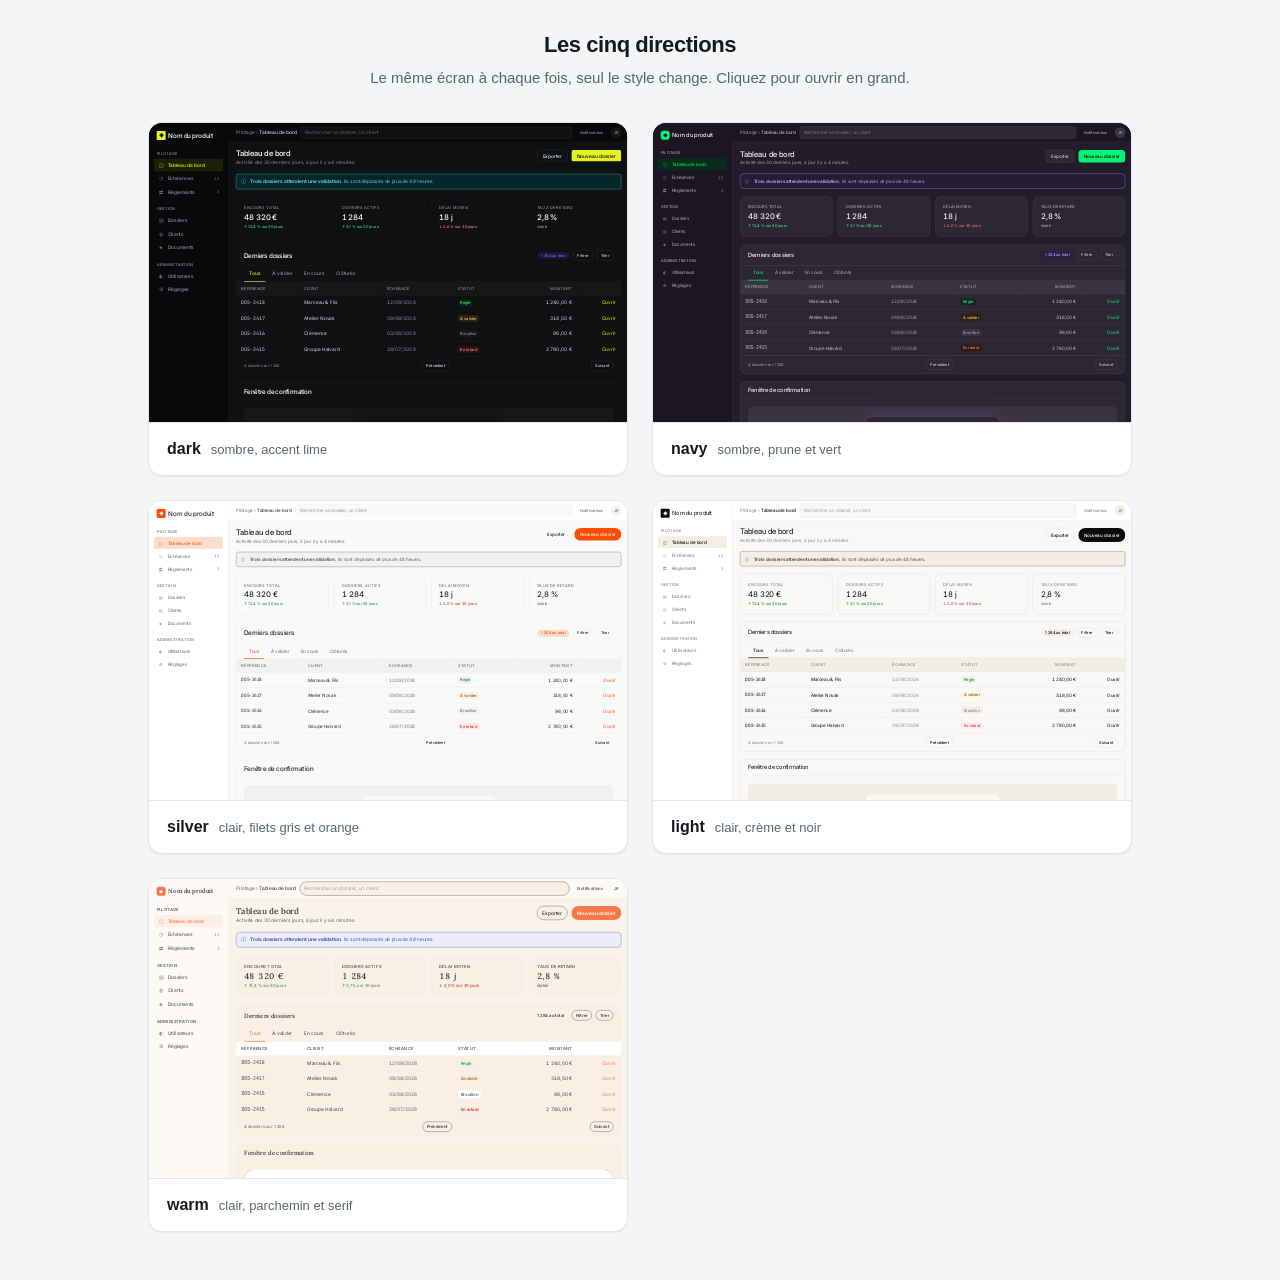
<file: .agents/skills/presta-maquettes/references/apercus/app/index.html>
<!DOCTYPE html>
<html lang="fr">
<head>
<meta charset="utf-8">
<title>Les cinq directions</title>
<style>
  *,*::before,*::after{box-sizing:border-box}
  body{margin:0;background:#f4f5f7;color:#16191f;
       font:15px/1.5 -apple-system,BlinkMacSystemFont,"Segoe UI",Roboto,sans-serif}
  header{padding:28px 32px 8px;text-align:center}
  h1{margin:0;font-size:22px;letter-spacing:-.02em}
  header p{margin:6px 0 0;color:#5b6472}
  /* La vignette fait exactement la largeur de l'iframe mise à l'échelle
     (1500 x 0.32 = 480). Sans ça, la carte s'élargit et l'aperçu laisse un
     blanc à droite. */
  .grille{display:grid;grid-template-columns:repeat(auto-fill,480px);
          justify-content:center;gap:24px;padding:24px 32px 48px}
  .vignette{background:#fff;border:1px solid #e2e5ea;border-radius:14px;overflow:hidden;
            box-shadow:0 1px 2px rgba(16,24,40,.06);text-decoration:none;color:inherit;display:block}
  .vignette:hover{box-shadow:0 8px 24px rgba(16,24,40,.14)}
  .cadre{height:300px;overflow:hidden;position:relative;background:#fff;border-bottom:1px solid #e2e5ea}
  .cadre iframe{width:1500px;height:1120px;border:0;position:absolute;top:0;left:0;
                transform:scale(.32);transform-origin:top left;pointer-events:none}
  .legende{padding:14px 18px;display:flex;align-items:baseline;gap:10px}
  .legende b{font-size:16px}
  .legende span{color:#5b6472;font-size:13px}
  @media (max-width:560px){
    .grille{grid-template-columns:1fr;padding:16px}
    .cadre{height:210px}
    .cadre iframe{transform:scale(.22)}
  }
</style>
</head>
<body>
<header>
  <h1>Les cinq directions</h1>
  <p>Le même écran à chaque fois, seul le style change. Cliquez pour ouvrir en grand.</p>
</header>
<div class="grille">
  <a class="vignette" href="dark.html"><div class="cadre"><iframe src="dark.html" scrolling="no"></iframe></div><div class="legende"><b>dark</b><span>sombre, accent lime</span></div></a>
  <a class="vignette" href="navy.html"><div class="cadre"><iframe src="navy.html" scrolling="no"></iframe></div><div class="legende"><b>navy</b><span>sombre, prune et vert</span></div></a>
  <a class="vignette" href="silver.html"><div class="cadre"><iframe src="silver.html" scrolling="no"></iframe></div><div class="legende"><b>silver</b><span>clair, filets gris et orange</span></div></a>
  <a class="vignette" href="light.html"><div class="cadre"><iframe src="light.html" scrolling="no"></iframe></div><div class="legende"><b>light</b><span>clair, crème et noir</span></div></a>
  <a class="vignette" href="warm.html"><div class="cadre"><iframe src="warm.html" scrolling="no"></iframe></div><div class="legende"><b>warm</b><span>clair, parchemin et serif</span></div></a>
</div>
</body>
</html>
</file>
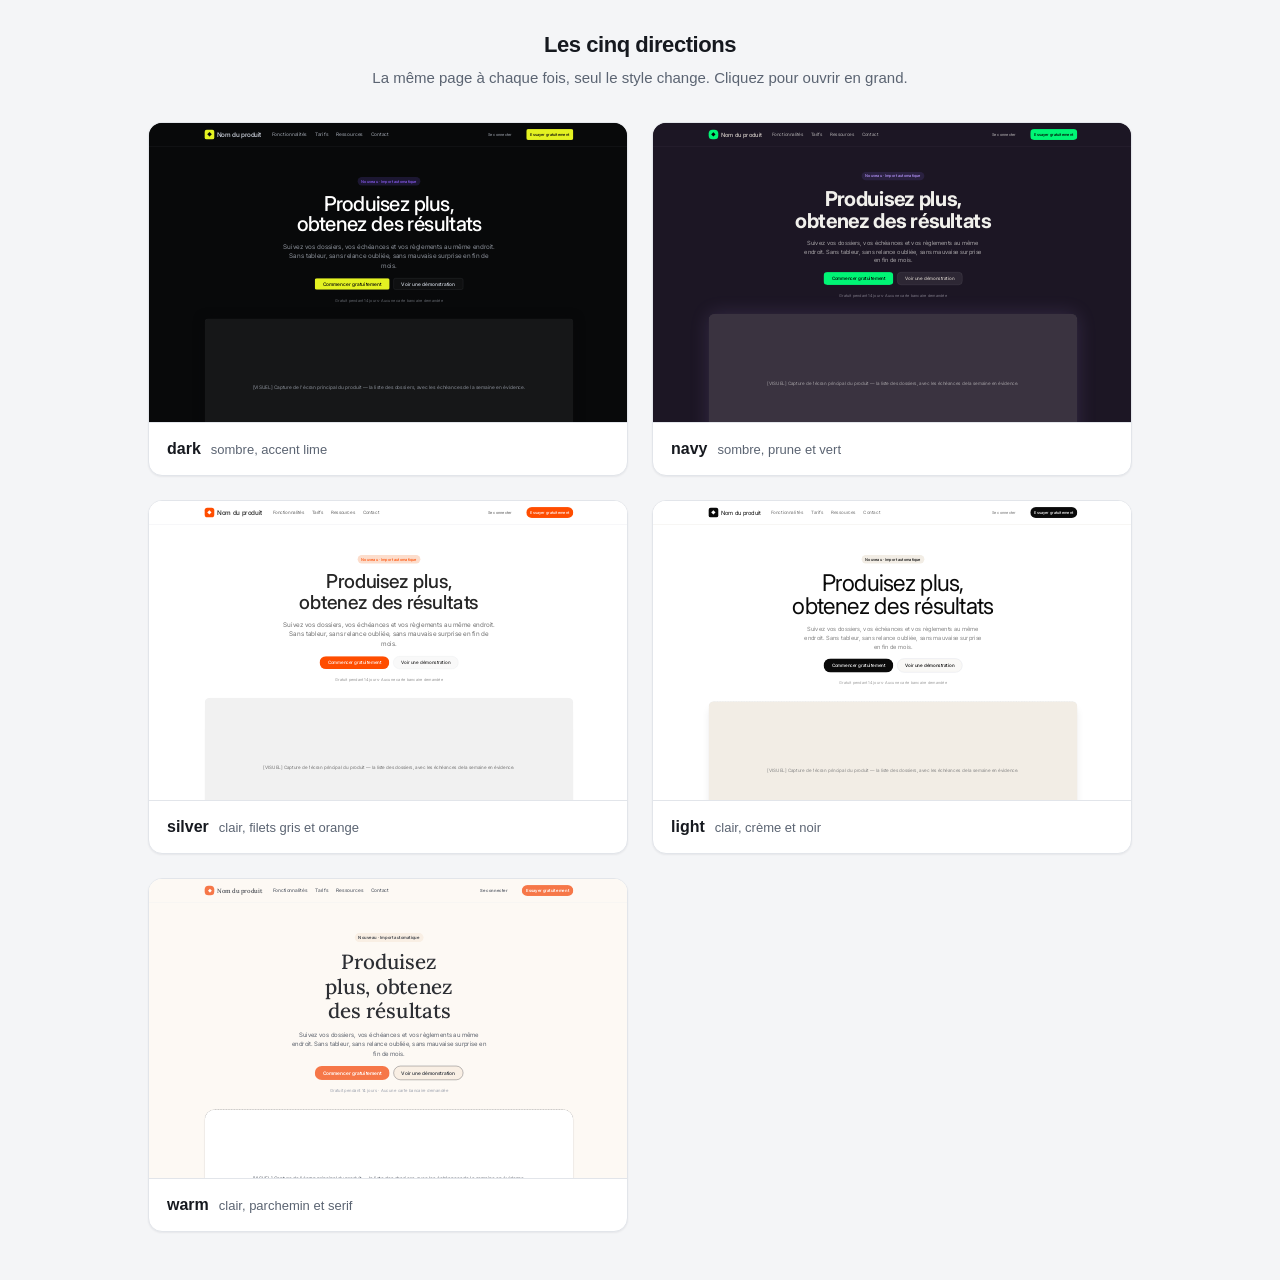
<file: .agents/skills/presta-maquettes/references/apercus/landing/index.html>
<!DOCTYPE html>
<html lang="fr">
<head>
<meta charset="utf-8">
<title>Les cinq directions</title>
<style>
  *,*::before,*::after{box-sizing:border-box}
  body{margin:0;background:#f4f5f7;color:#16191f;
       font:15px/1.5 -apple-system,BlinkMacSystemFont,"Segoe UI",Roboto,sans-serif}
  header{padding:28px 32px 8px;text-align:center}
  h1{margin:0;font-size:22px;letter-spacing:-.02em}
  header p{margin:6px 0 0;color:#5b6472}
  /* La vignette fait exactement la largeur de l'iframe mise à l'échelle
     (1500 x 0.32 = 480). Sans ça, la carte s'élargit et l'aperçu laisse un
     blanc à droite. */
  .grille{display:grid;grid-template-columns:repeat(auto-fill,480px);
          justify-content:center;gap:24px;padding:24px 32px 48px}
  .vignette{background:#fff;border:1px solid #e2e5ea;border-radius:14px;overflow:hidden;
            box-shadow:0 1px 2px rgba(16,24,40,.06);text-decoration:none;color:inherit;display:block}
  .vignette:hover{box-shadow:0 8px 24px rgba(16,24,40,.14)}
  .cadre{height:300px;overflow:hidden;position:relative;background:#fff;border-bottom:1px solid #e2e5ea}
  .cadre iframe{width:1500px;height:1120px;border:0;position:absolute;top:0;left:0;
                transform:scale(.32);transform-origin:top left;pointer-events:none}
  .legende{padding:14px 18px;display:flex;align-items:baseline;gap:10px}
  .legende b{font-size:16px}
  .legende span{color:#5b6472;font-size:13px}
  @media (max-width:560px){
    .grille{grid-template-columns:1fr;padding:16px}
    .cadre{height:210px}
    .cadre iframe{transform:scale(.22)}
  }
</style>
</head>
<body>
<header>
  <h1>Les cinq directions</h1>
  <p>La même page à chaque fois, seul le style change. Cliquez pour ouvrir en grand.</p>
</header>
<div class="grille">
  <a class="vignette" href="dark.html"><div class="cadre"><iframe src="dark.html" scrolling="no"></iframe></div><div class="legende"><b>dark</b><span>sombre, accent lime</span></div></a>
  <a class="vignette" href="navy.html"><div class="cadre"><iframe src="navy.html" scrolling="no"></iframe></div><div class="legende"><b>navy</b><span>sombre, prune et vert</span></div></a>
  <a class="vignette" href="silver.html"><div class="cadre"><iframe src="silver.html" scrolling="no"></iframe></div><div class="legende"><b>silver</b><span>clair, filets gris et orange</span></div></a>
  <a class="vignette" href="light.html"><div class="cadre"><iframe src="light.html" scrolling="no"></iframe></div><div class="legende"><b>light</b><span>clair, crème et noir</span></div></a>
  <a class="vignette" href="warm.html"><div class="cadre"><iframe src="warm.html" scrolling="no"></iframe></div><div class="legende"><b>warm</b><span>clair, parchemin et serif</span></div></a>
</div>
</body>
</html>
</file>
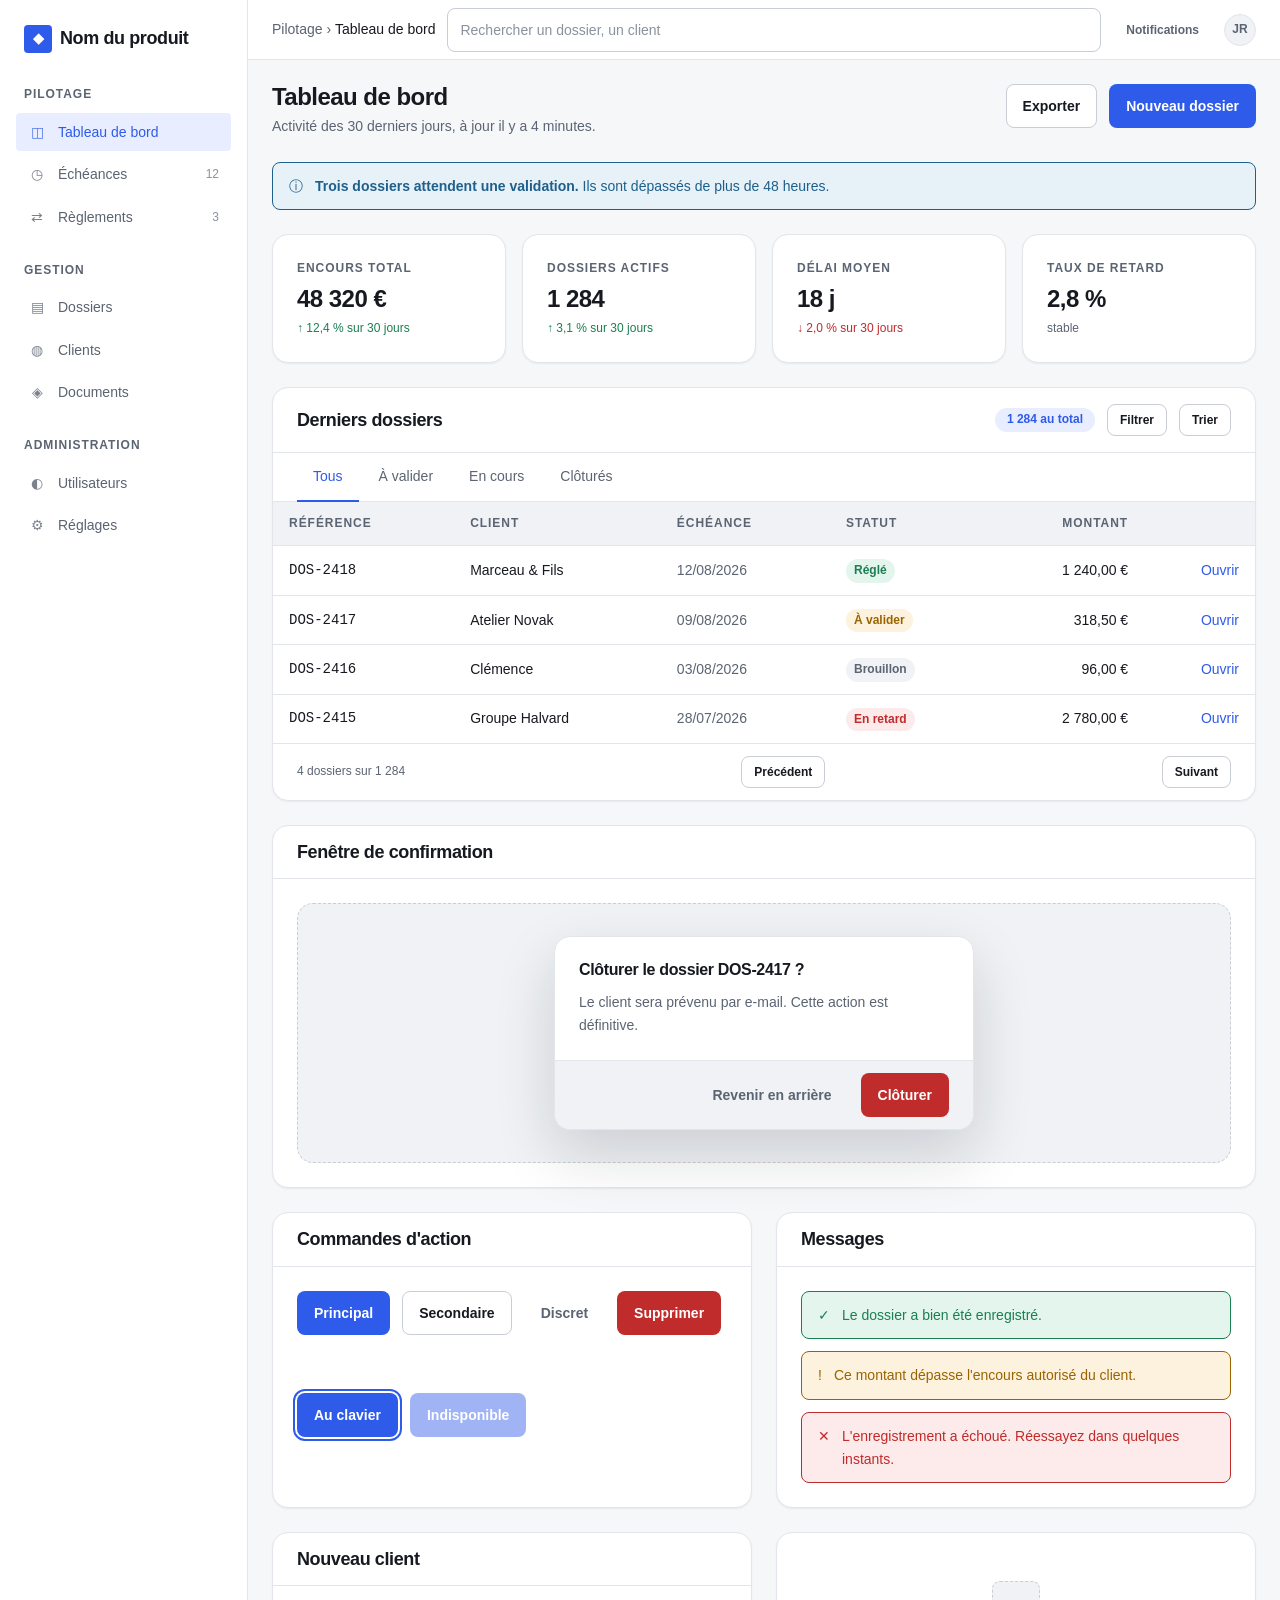
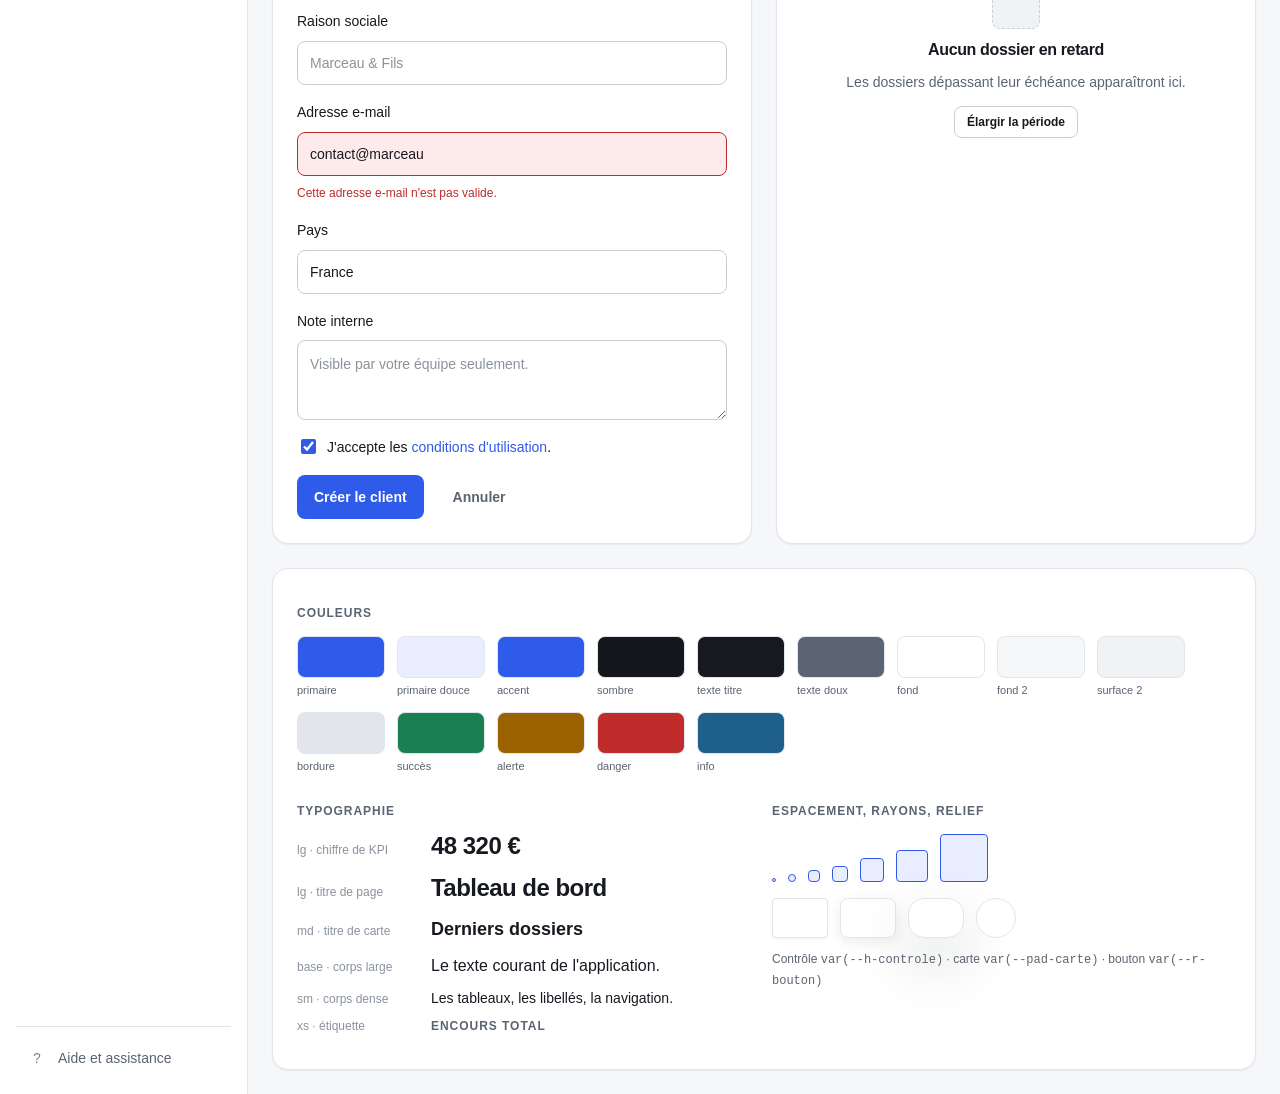
<file: .agents/skills/presta-maquettes/references/gabarit-apercu-app.html>
<!DOCTYPE html>
<html lang="fr">
<head>
<meta charset="utf-8">
<meta name="viewport" content="width=device-width, initial-scale=1">
<title>{NOM}</title>

<!-- ============================================================
     GABARIT D'APERÇU — ÉCRAN D'APPLICATION
     méthode Presta / presta-maquettes

     Le pendant de gabarit-apercu.html (page d'accueil), pour les
     projets dont le produit est une application, pas un site.

     MÊME CONTRAT DE VARIABLES que le gabarit page d'accueil : un
     fichier de references/partis-pris/*.css se colle indifféremment
     dans l'un ou dans l'autre, entre les deux marqueurs ci-dessous.

     Un seul fichier, aucune dépendance, aucun script.
     ============================================================ -->

<style>
/* @@POLICES@@ */

/* ============================================================
   1. VARIABLES — LE SEUL BLOC À MODIFIER
   ============================================================ */
/* --- DEBUT VARIABLES --- */
:root {

  /* --- Couleurs : fonds et texte ------------------------- */
  --c-fond:            #ffffff;
  --c-fond-2:          #f6f7f9;
  --c-surface:         #ffffff;
  --c-surface-2:       #f0f2f5;
  --c-sombre:          #14171d;
  --c-sur-sombre:      #ffffff;
  --c-sur-sombre-doux: rgba(255,255,255,.72);
  --c-contour-clair:   rgba(255,255,255,.35);
  --c-bordure:         #e2e5ea;
  --c-bordure-forte:   #c8cdd6;
  --c-texte-titre:     #16191f;
  --c-texte:           #16191f;
  --c-texte-doux:      #5b6472;
  --c-texte-faible:    #8a929e;

  /* --- Couleurs : marque --------------------------------- */
  --c-primaire:        #2f5bea;
  --c-primaire-survol: #2547c0;
  --c-primaire-doux:   #e8eeff;
  --c-sur-primaire:    #ffffff;
  --c-focus:           #2f5bea;
  --c-accent:          #2f5bea;
  --c-accent-doux:     #e8eeff;

  /* --- Couleurs : sémantique ----------------------------- */
  --c-succes:          #1a7f52;
  --c-succes-fond:     #e4f5ed;
  --c-alerte:          #9a6300;
  --c-alerte-fond:     #fdf2dd;
  --c-danger:          #c02b2b;
  --c-danger-fond:     #fdeaea;
  --c-info:            #1f5f8b;
  --c-info-fond:       #e6f1f8;

  /* --- Typographie --------------------------------------- */
  --police:       -apple-system, BlinkMacSystemFont, "Segoe UI", Roboto, Helvetica, Arial, sans-serif;
  --police-titre: var(--police);
  --police-mono:  ui-monospace, SFMono-Regular, Menlo, Consolas, monospace;

  --ts-xs:   0.75rem;
  --ts-sm:   0.875rem;
  --ts-base: 1rem;
  --ts-md:   1.125rem;
  --ts-lg:   1.5rem;
  --ts-xl:   2rem;
  --ts-2xl:  3.25rem;
  --ts-3xl:  3.75rem;

  --gr-normal: 400;
  --gr-moyen:  500;
  --gr-fort:   600;
  --gr-titre:  700;

  --ih-serree:  1.12;
  --ih-normale: 1.62;
  --interlettre-titre: -0.022em;
  --interlettre-etiquette: 0.08em;

  /* --- Espacement ---------------------------------------- */
  --e-1: 4px;   --e-2: 8px;   --e-3: 12px;  --e-4: 16px;
  --e-5: 24px;  --e-6: 32px;  --e-7: 48px;  --e-8: 64px;  --e-9: 96px;

  /* --- Rayons -------------------------------------------- */
  --r-sm:    4px;
  --r-md:    8px;
  --r-lg:    16px;
  --r-xl:    24px;
  --r-plein: 999px;
  --r-bouton: var(--r-md);
  --r-saisie: var(--r-md);

  /* --- Ombres et relief ---------------------------------- */
  --o-sm: 0 1px 2px rgba(16, 24, 40, .06);
  --o-md: 0 4px 14px rgba(16, 24, 40, .08);
  --o-lg: 0 24px 60px rgba(16, 24, 40, .16);
  --trait: 1px;

  /* --- Densité et mise en page ---------------------------- */
  --h-controle:   44px;
  --pad-carte:    32px;
  --pad-section:  96px;
  --largeur-max:  1120px;
  --largeur-texte: 62ch;
}
/* --- FIN VARIABLES --- */

/* ============================================================
   2. SOCLE — identique pour tous les partis pris
   ============================================================ */
*, *::before, *::after { box-sizing: border-box; }
html { -webkit-text-size-adjust: 100%; }
body {
  margin: 0;
  background: var(--c-fond-2);
  color: var(--c-texte);
  font-family: var(--police);
  font-size: var(--ts-sm);
  line-height: var(--ih-normale);
  -webkit-font-smoothing: antialiased;
}
h1, h2, h3, h4 {
  font-family: var(--police-titre);
  color: var(--c-texte-titre);
  font-weight: var(--gr-titre);
  line-height: var(--ih-serree);
  letter-spacing: var(--interlettre-titre);
  margin: 0;
}
h1 { font-size: var(--ts-lg); }
h2 { font-size: var(--ts-md); }
h3 { font-size: var(--ts-base); }
h4 { font-size: var(--ts-sm); }
p  { margin: 0; }
ul { margin: 0; padding: 0; list-style: none; }
a  { color: var(--c-primaire); text-decoration: none; }
a:hover { text-decoration: underline; }

.doux   { color: var(--c-texte-doux); }
.faible { color: var(--c-texte-faible); }
.mono   { font-family: var(--police-mono); }
.num    { font-variant-numeric: tabular-nums; }
.etiquette {
  font-size: var(--ts-xs);
  font-weight: var(--gr-fort);
  letter-spacing: var(--interlettre-etiquette);
  text-transform: uppercase;
  color: var(--c-texte-doux);
}

/* --- Coque de l'application ------------------------------- */
.appli { display: flex; min-height: 100vh; }

.laterale {
  width: 248px; flex: none;
  background: var(--c-fond);
  border-right: var(--trait) solid var(--c-bordure);
  padding: var(--e-4);
  display: flex; flex-direction: column; gap: var(--e-5);
}
.marque {
  display: flex; align-items: center; gap: var(--e-2);
  font-family: var(--police-titre);
  font-weight: var(--gr-titre);
  font-size: var(--ts-md);
  letter-spacing: var(--interlettre-titre);
  color: var(--c-texte-titre);
  padding: var(--e-2);
}
.marque:hover { text-decoration: none; }
.pastille {
  width: 28px; height: 28px; flex: none;
  border-radius: var(--r-sm);
  background: var(--c-primaire);
  color: var(--c-sur-primaire);
  display: grid; place-items: center;
  font-size: var(--ts-sm);
}
.groupe-nav { display: flex; flex-direction: column; gap: var(--e-1); }
.groupe-nav .etiquette { padding: 0 var(--e-2) var(--e-1); }
.groupe-nav a {
  display: flex; align-items: center; gap: var(--e-3);
  padding: var(--e-2) var(--e-3);
  border-radius: var(--r-sm);
  color: var(--c-texte-doux);
  font-weight: var(--gr-moyen);
}
.groupe-nav a:hover { background: var(--c-surface-2); color: var(--c-texte); text-decoration: none; }
.groupe-nav a[aria-current] { background: var(--c-primaire-doux); color: var(--c-primaire); }
.groupe-nav a .compteur {
  margin-left: auto;
  font-size: var(--ts-xs);
  font-variant-numeric: tabular-nums;
  color: var(--c-texte-faible);
}
.glyphe { width: 18px; text-align: center; flex: none; opacity: .8; }
.pied-laterale { margin-top: auto; border-top: var(--trait) solid var(--c-bordure); padding-top: var(--e-3); }

.zone { flex: 1; min-width: 0; display: flex; flex-direction: column; }

.barre {
  background: var(--c-fond);
  border-bottom: var(--trait) solid var(--c-bordure);
  padding: 0 var(--e-5);
  height: 60px;
  display: flex; align-items: center; gap: var(--e-3);
}
.fil { color: var(--c-texte-doux); margin-right: auto; white-space: nowrap; }
.fil b { color: var(--c-texte); font-weight: var(--gr-moyen); }
.recherche { width: 260px; }
.avatar {
  width: 32px; height: 32px; flex: none;
  border-radius: var(--r-plein);
  background: var(--c-surface-2);
  border: var(--trait) solid var(--c-bordure);
  display: grid; place-items: center;
  font-size: var(--ts-xs); font-weight: var(--gr-fort);
  color: var(--c-texte-doux);
}

.page {
  padding: var(--e-5);
  display: flex; flex-direction: column; gap: var(--e-5);
}
.entete-page { display: flex; align-items: flex-start; gap: var(--e-3); flex-wrap: wrap; }
.entete-page > div:first-child { flex: 1 1 320px; }
.entete-page p { margin-top: var(--e-1); color: var(--c-texte-doux); }

/* --- Cartes ----------------------------------------------- */
.carte {
  background: var(--c-surface);
  border: var(--trait) solid var(--c-bordure);
  border-radius: var(--r-lg);
  box-shadow: var(--o-sm);
}
.carte-entete {
  padding: var(--e-4) var(--e-5);
  border-bottom: var(--trait) solid var(--c-bordure);
  display: flex; align-items: center; gap: var(--e-3); flex-wrap: wrap;
}
.carte-entete h2 { margin-right: auto; }
.carte-corps { padding: var(--e-5); }

.grille-kpi {
  display: grid;
  grid-template-columns: repeat(auto-fit, minmax(200px, 1fr));
  gap: var(--e-4);
}
.kpi { padding: var(--e-5); display: flex; flex-direction: column; gap: var(--e-2); }
.kpi .valeur {
  font-family: var(--police-titre);
  font-size: var(--ts-lg);
  font-weight: var(--gr-titre);
  line-height: 1;
  letter-spacing: var(--interlettre-titre);
  color: var(--c-texte-titre);
  font-variant-numeric: tabular-nums;
}
.evolution { font-size: var(--ts-xs); font-weight: var(--gr-moyen); }
.evolution.hausse { color: var(--c-succes); }
.evolution.baisse { color: var(--c-danger); }

/* Deux cartes côte à côte au maximum, et seulement en bas de page.
   Tout ce qui porte de la donnée prend la largeur entière. */
.colonnes {
  display: grid;
  grid-template-columns: repeat(auto-fit, minmax(400px, 1fr));
  gap: var(--e-5);
}
/* les cartes d'une même rangée s'alignent en hauteur : aucun bloc ne flotte dans le vide */
.colonnes > .carte { display: flex; flex-direction: column; }
.colonnes > .carte > .carte-corps, .colonnes > .carte > .vide { flex: 1; }

/* --- Boutons ---------------------------------------------- */
.btn {
  display: inline-flex; align-items: center; justify-content: center; gap: var(--e-2);
  height: var(--h-controle);
  padding: 0 var(--e-4);
  border-radius: var(--r-bouton);
  border: var(--trait) solid transparent;
  font-family: inherit;
  font-size: var(--ts-sm);
  font-weight: var(--gr-fort);
  line-height: 1;
  cursor: pointer; white-space: nowrap;
  transition: background-color .12s ease, border-color .12s ease;
}
.btn-primaire { background: var(--c-primaire); color: var(--c-sur-primaire); }
.btn-primaire:hover { background: var(--c-primaire-survol); }
.btn-second { background: var(--c-surface); color: var(--c-texte); border-color: var(--c-bordure-forte); }
.btn-second:hover { background: var(--c-surface-2); }
.btn-discret { background: transparent; color: var(--c-texte-doux); }
.btn-discret:hover { background: var(--c-surface-2); color: var(--c-texte); }
.btn-danger { background: var(--c-danger); color: #fff; }
.btn-focus { outline: 2px solid var(--c-focus); outline-offset: 2px; }
.btn-petit { height: 32px; padding: 0 var(--e-3); font-size: var(--ts-xs); }
.btn:disabled, .btn[aria-disabled="true"] { opacity: .45; cursor: not-allowed; }

/* --- Formulaire ------------------------------------------- */
.formulaire { display: flex; flex-direction: column; gap: var(--e-4); }
.rangee { display: grid; grid-template-columns: 1fr 1fr; gap: var(--e-4); }
.champ { display: flex; flex-direction: column; gap: var(--e-2); }
.champ > label { font-size: var(--ts-sm); font-weight: var(--gr-moyen); color: var(--c-texte); }
.saisie {
  height: var(--h-controle);
  padding: 0 var(--e-3);
  border: var(--trait) solid var(--c-bordure-forte);
  border-radius: var(--r-saisie);
  background: var(--c-surface);
  color: var(--c-texte);
  font-family: inherit;
  font-size: var(--ts-sm);
  width: 100%;
}
.saisie::placeholder { color: var(--c-texte-faible); }
.saisie:focus { outline: 2px solid var(--c-focus); outline-offset: 1px; }
textarea.saisie { height: auto; min-height: 80px; padding: var(--e-3); line-height: var(--ih-normale); resize: vertical; }
select.saisie { appearance: none; }
.aide { font-size: var(--ts-xs); color: var(--c-texte-doux); }
.champ-erreur .saisie { border-color: var(--c-danger); background: var(--c-danger-fond); }
.msg-erreur { font-size: var(--ts-xs); color: var(--c-danger); font-weight: var(--gr-moyen); }
.case { display: flex; align-items: flex-start; gap: var(--e-2); }
.case input { margin-top: 3px; accent-color: var(--c-primaire); width: 15px; height: 15px; }
.actions-formulaire { display: flex; gap: var(--e-3); align-items: center; }

/* --- Onglets ---------------------------------------------- */
.onglets { display: flex; gap: var(--e-1); border-bottom: var(--trait) solid var(--c-bordure); padding: 0 var(--e-5); }
.onglets a {
  padding: var(--e-3) var(--e-4);
  font-weight: var(--gr-moyen);
  color: var(--c-texte-doux);
  border-bottom: 2px solid transparent;
  margin-bottom: -1px;
}
.onglets a:hover { color: var(--c-texte); text-decoration: none; }
.onglets a[aria-current] { color: var(--c-primaire); border-bottom-color: var(--c-primaire); }

/* --- Tableau ---------------------------------------------- */
.enveloppe-table { overflow-x: auto; }
table { width: 100%; border-collapse: collapse; }
thead th {
  background: var(--c-surface-2);
  text-align: left;
  padding: var(--e-3) var(--e-4);
  font-size: var(--ts-xs);
  font-weight: var(--gr-fort);
  letter-spacing: var(--interlettre-etiquette);
  text-transform: uppercase;
  color: var(--c-texte-doux);
  border-bottom: var(--trait) solid var(--c-bordure);
  white-space: nowrap;
}
tbody td { padding: var(--e-3) var(--e-4); border-bottom: var(--trait) solid var(--c-bordure); vertical-align: middle; }
tbody tr:last-child td { border-bottom: 0; }
tbody tr:hover { background: var(--c-surface-2); }
td.droite, th.droite { text-align: right; }
.pagination {
  display: flex; align-items: center; gap: var(--e-3);
  padding: var(--e-3) var(--e-5);
  border-top: var(--trait) solid var(--c-bordure);
  color: var(--c-texte-doux); font-size: var(--ts-xs);
}
.pagination .btn { margin-left: auto; }

/* --- Badges et messages ------------------------------------ */
.badge {
  display: inline-flex; align-items: center;
  padding: 2px var(--e-2);
  border-radius: var(--r-plein);
  font-size: var(--ts-xs);
  font-weight: var(--gr-fort);
  white-space: nowrap;
}
.badge-succes { background: var(--c-succes-fond); color: var(--c-succes); }
.badge-alerte { background: var(--c-alerte-fond); color: var(--c-alerte); }
.badge-danger { background: var(--c-danger-fond); color: var(--c-danger); }
.badge-neutre { background: var(--c-surface-2); color: var(--c-texte-doux); }

.message {
  display: flex; gap: var(--e-3);
  padding: var(--e-3) var(--e-4);
  border-radius: var(--r-md);
  border: var(--trait) solid transparent;
}
.message-info   { background: var(--c-info-fond);   color: var(--c-info);   border-color: var(--c-info); }
.message-succes { background: var(--c-succes-fond); color: var(--c-succes); border-color: var(--c-succes); }
.message-alerte { background: var(--c-alerte-fond); color: var(--c-alerte); border-color: var(--c-alerte); }
.message-danger { background: var(--c-danger-fond); color: var(--c-danger); border-color: var(--c-danger); }

/* --- Divers ------------------------------------------------ */
.vide {
  display: flex; flex-direction: column; align-items: center; gap: var(--e-3);
  padding: var(--e-7) var(--e-5);
  text-align: center;
}
.vide .cadre {
  width: 48px; height: 48px;
  border-radius: var(--r-md);
  background: var(--c-surface-2);
  border: var(--trait) dashed var(--c-bordure-forte);
}
.scene-modale {
  background: var(--c-surface-2);
  border: var(--trait) dashed var(--c-bordure-forte);
  border-radius: var(--r-lg);
  padding: var(--e-6);
  display: grid; place-items: center;
}
.modale {
  width: min(420px, 100%);
  background: var(--c-surface);
  border: var(--trait) solid var(--c-bordure);
  border-radius: var(--r-lg);
  box-shadow: var(--o-lg);
  overflow: hidden;
}
.modale .corps { padding: var(--e-5); display: flex; flex-direction: column; gap: var(--e-3); }
.modale .pied {
  padding: var(--e-3) var(--e-5);
  background: var(--c-surface-2);
  border-top: var(--trait) solid var(--c-bordure);
  display: flex; justify-content: flex-end; gap: var(--e-3);
}
.pilule {
  display: inline-flex; align-items: center; gap: var(--e-1);
  padding: 2px var(--e-3);
  border-radius: var(--r-plein);
  background: var(--c-accent-doux);
  color: var(--c-accent);
  font-size: var(--ts-xs);
  font-weight: var(--gr-fort);
}

/* --- Fiche du parti pris ----------------------------------- */
.fiche {
  border-top: var(--trait) solid var(--c-bordure);
  background: var(--c-fond);
  padding: var(--e-6) var(--e-5);
  display: flex; flex-direction: column; gap: var(--e-5);
}
.nuancier { display: flex; flex-wrap: wrap; gap: var(--e-3); }
.teinte { display: flex; flex-direction: column; gap: var(--e-1); width: 88px; }
.teinte .pave { height: 42px; border-radius: var(--r-md); border: var(--trait) solid var(--c-bordure); }
.teinte small { font-size: 11px; color: var(--c-texte-doux); }
.echelle-typo { display: flex; flex-direction: column; gap: var(--e-2); }
.echelle-typo > div { display: flex; align-items: baseline; gap: var(--e-4); }
.echelle-typo small { width: 118px; flex: none; font-size: var(--ts-xs); color: var(--c-texte-faible); }
.echelle-espace { display: flex; align-items: flex-end; gap: var(--e-3); }
.echelle-espace span { display: block; background: var(--c-primaire-doux); border: var(--trait) solid var(--c-primaire); border-radius: var(--r-sm); }

@media (max-width: 1080px) {
  .colonnes { grid-template-columns: 1fr; }
  .laterale { display: none; }
  .rangee { grid-template-columns: 1fr; }
}
</style>
</head>

<body>

<div class="appli">

  <!-- ---------- Barre latérale ---------- -->
  <aside class="laterale">
    <a class="marque" href="#"><span class="pastille">◆</span> Nom du produit</a>

    <nav class="groupe-nav">
      <span class="etiquette">Pilotage</span>
      <a href="#" aria-current="page"><span class="glyphe">◫</span> Tableau de bord</a>
      <a href="#"><span class="glyphe">◷</span> Échéances <span class="compteur">12</span></a>
      <a href="#"><span class="glyphe">⇄</span> Règlements <span class="compteur">3</span></a>
    </nav>

    <nav class="groupe-nav">
      <span class="etiquette">Gestion</span>
      <a href="#"><span class="glyphe">▤</span> Dossiers</a>
      <a href="#"><span class="glyphe">◍</span> Clients</a>
      <a href="#"><span class="glyphe">◈</span> Documents</a>
    </nav>

    <nav class="groupe-nav">
      <span class="etiquette">Administration</span>
      <a href="#"><span class="glyphe">◐</span> Utilisateurs</a>
      <a href="#"><span class="glyphe">⚙</span> Réglages</a>
    </nav>

    <div class="pied-laterale groupe-nav">
      <a href="#"><span class="glyphe">?</span> Aide et assistance</a>
    </div>
  </aside>

  <div class="zone">

    <!-- ---------- Barre supérieure ---------- -->
    <header class="barre">
      <div class="fil">Pilotage &rsaquo; <b>Tableau de bord</b></div>
      <input class="saisie recherche" placeholder="Rechercher un dossier, un client">
      <button class="btn btn-discret btn-petit">Notifications</button>
      <div class="avatar">JR</div>
    </header>

    <main class="page">

      <!-- ---------- Titre de page ---------- -->
      <div class="entete-page">
        <div>
          <h1>Tableau de bord</h1>
          <p>Activité des 30 derniers jours, à jour il y a 4 minutes.</p>
        </div>
        <button class="btn btn-second">Exporter</button>
        <button class="btn btn-primaire">Nouveau dossier</button>
      </div>

      <!-- ---------- Message ---------- -->
      <div class="message message-info">
        <span>ⓘ</span>
        <div><strong>Trois dossiers attendent une validation.</strong> Ils sont dépassés de plus de 48 heures.</div>
      </div>

      <!-- ---------- KPI ---------- -->
      <div class="grille-kpi">
        <div class="carte kpi">
          <span class="etiquette">Encours total</span>
          <span class="valeur">48 320 €</span>
          <span class="evolution hausse">↑ 12,4 % sur 30 jours</span>
        </div>
        <div class="carte kpi">
          <span class="etiquette">Dossiers actifs</span>
          <span class="valeur">1 284</span>
          <span class="evolution hausse">↑ 3,1 % sur 30 jours</span>
        </div>
        <div class="carte kpi">
          <span class="etiquette">Délai moyen</span>
          <span class="valeur">18 j</span>
          <span class="evolution baisse">↓ 2,0 % sur 30 jours</span>
        </div>
        <div class="carte kpi">
          <span class="etiquette">Taux de retard</span>
          <span class="valeur">2,8 %</span>
          <span class="evolution doux">stable</span>
        </div>
      </div>

      <!-- ---------- Onglets + tableau + pagination ---------- -->
      <section class="carte">
        <div class="carte-entete">
          <h2>Derniers dossiers</h2>
          <span class="pilule">1 284 au total</span>
          <button class="btn btn-second btn-petit">Filtrer</button>
          <button class="btn btn-second btn-petit">Trier</button>
        </div>
        <nav class="onglets">
          <a href="#" aria-current="page">Tous</a>
          <a href="#">À valider</a>
          <a href="#">En cours</a>
          <a href="#">Clôturés</a>
        </nav>
        <div class="enveloppe-table">
          <table>
            <thead>
              <tr>
                <th>Référence</th>
                <th>Client</th>
                <th>Échéance</th>
                <th>Statut</th>
                <th class="droite">Montant</th>
                <th></th>
              </tr>
            </thead>
            <tbody>
              <tr>
                <td class="mono">DOS-2418</td>
                <td>Marceau &amp; Fils</td>
                <td class="doux num">12/08/2026</td>
                <td><span class="badge badge-succes">Réglé</span></td>
                <td class="droite num">1 240,00 €</td>
                <td class="droite"><a href="#">Ouvrir</a></td>
              </tr>
              <tr>
                <td class="mono">DOS-2417</td>
                <td>Atelier Novak</td>
                <td class="doux num">09/08/2026</td>
                <td><span class="badge badge-alerte">À valider</span></td>
                <td class="droite num">318,50 €</td>
                <td class="droite"><a href="#">Ouvrir</a></td>
              </tr>
              <tr>
                <td class="mono">DOS-2416</td>
                <td>Clémence</td>
                <td class="doux num">03/08/2026</td>
                <td><span class="badge badge-neutre">Brouillon</span></td>
                <td class="droite num">96,00 €</td>
                <td class="droite"><a href="#">Ouvrir</a></td>
              </tr>
              <tr>
                <td class="mono">DOS-2415</td>
                <td>Groupe Halvard</td>
                <td class="doux num">28/07/2026</td>
                <td><span class="badge badge-danger">En retard</span></td>
                <td class="droite num">2 780,00 €</td>
                <td class="droite"><a href="#">Ouvrir</a></td>
              </tr>
            </tbody>
          </table>
        </div>
        <div class="pagination">
          <span>4 dossiers sur 1 284</span>
          <button class="btn btn-second btn-petit">Précédent</button>
          <button class="btn btn-second btn-petit">Suivant</button>
        </div>
      </section>

      <!-- ---------- Fenêtre modale ---------- -->
      <section class="carte">
        <div class="carte-entete"><h2>Fenêtre de confirmation</h2></div>
        <div class="carte-corps">
          <div class="scene-modale">
            <div class="modale">
              <div class="corps">
                <h3>Clôturer le dossier DOS-2417 ?</h3>
                <p class="doux">Le client sera prévenu par e-mail. Cette action est définitive.</p>
              </div>
              <div class="pied">
                <button class="btn btn-discret">Revenir en arrière</button>
                <button class="btn btn-danger">Clôturer</button>
              </div>
            </div>
          </div>
        </div>
      </section>

      <!-- ---------- Deux cartes côte à côte au maximum ---------- -->
      <div class="colonnes">

        <!-- ---------- États des commandes d'action ---------- -->
        <section class="carte">
          <div class="carte-entete"><h2>Commandes d'action</h2></div>
          <div class="carte-corps" style="display: flex; flex-wrap: wrap; gap: var(--e-3)">
            <button class="btn btn-primaire">Principal</button>
            <button class="btn btn-second">Secondaire</button>
            <button class="btn btn-discret">Discret</button>
            <button class="btn btn-danger">Supprimer</button>
            <button class="btn btn-primaire btn-focus">Au clavier</button>
            <button class="btn btn-primaire" disabled>Indisponible</button>
          </div>
        </section>

        <!-- ---------- Messages ---------- -->
        <section class="carte">
          <div class="carte-entete"><h2>Messages</h2></div>
          <div class="carte-corps" style="display: flex; flex-direction: column; gap: var(--e-3)">
            <div class="message message-succes"><span>✓</span><div>Le dossier a bien été enregistré.</div></div>
            <div class="message message-alerte"><span>!</span><div>Ce montant dépasse l'encours autorisé du client.</div></div>
            <div class="message message-danger"><span>✕</span><div>L'enregistrement a échoué. Réessayez dans quelques instants.</div></div>
          </div>
        </section>

        <!-- ---------- Formulaire ---------- -->
        <section class="carte">
          <div class="carte-entete"><h2>Nouveau client</h2></div>
          <div class="carte-corps">
            <form class="formulaire" onsubmit="return false">
              <div class="champ">
                <label for="ch-nom">Raison sociale</label>
                <input class="saisie" id="ch-nom" placeholder="Marceau &amp; Fils">
              </div>
              <div class="champ champ-erreur">
                <label for="ch-mail">Adresse e-mail</label>
                <input class="saisie" id="ch-mail" value="contact@marceau">
                <span class="msg-erreur">Cette adresse e-mail n'est pas valide.</span>
              </div>
              <div class="champ">
                <label for="ch-pays">Pays</label>
                <select class="saisie" id="ch-pays">
                  <option>France</option><option>Belgique</option><option>Suisse</option>
                </select>
              </div>
              <div class="champ">
                <label for="ch-note">Note interne</label>
                <textarea class="saisie" id="ch-note" placeholder="Visible par votre équipe seulement."></textarea>
              </div>
              <label class="case">
                <input type="checkbox" checked>
                <span>J'accepte les <a href="#">conditions d'utilisation</a>.</span>
              </label>
              <div class="actions-formulaire">
                <button class="btn btn-primaire">Créer le client</button>
                <button class="btn btn-discret">Annuler</button>
              </div>
            </form>
          </div>
        </section>

        <!-- ---------- État vide ---------- -->
        <section class="carte">
          <div class="vide">
            <div class="cadre"></div>
            <h3>Aucun dossier en retard</h3>
            <p class="doux">Les dossiers dépassant leur échéance apparaîtront ici.</p>
            <button class="btn btn-second btn-petit">Élargir la période</button>
          </div>
        </section>

      </div>

      <!-- ============================================================
           FICHE DU PARTI PRIS — les variables rendues visibles
           ============================================================ -->
      <section class="carte fiche">

        <div>
          <span class="etiquette">Couleurs</span>
          <div class="nuancier" style="margin-top: var(--e-3)">
            <div class="teinte"><div class="pave" style="background: var(--c-primaire)"></div><small>primaire</small></div>
            <div class="teinte"><div class="pave" style="background: var(--c-primaire-doux)"></div><small>primaire douce</small></div>
            <div class="teinte"><div class="pave" style="background: var(--c-accent)"></div><small>accent</small></div>
            <div class="teinte"><div class="pave" style="background: var(--c-sombre)"></div><small>sombre</small></div>
            <div class="teinte"><div class="pave" style="background: var(--c-texte-titre)"></div><small>texte titre</small></div>
            <div class="teinte"><div class="pave" style="background: var(--c-texte-doux)"></div><small>texte doux</small></div>
            <div class="teinte"><div class="pave" style="background: var(--c-fond)"></div><small>fond</small></div>
            <div class="teinte"><div class="pave" style="background: var(--c-fond-2)"></div><small>fond 2</small></div>
            <div class="teinte"><div class="pave" style="background: var(--c-surface-2)"></div><small>surface 2</small></div>
            <div class="teinte"><div class="pave" style="background: var(--c-bordure)"></div><small>bordure</small></div>
            <div class="teinte"><div class="pave" style="background: var(--c-succes)"></div><small>succès</small></div>
            <div class="teinte"><div class="pave" style="background: var(--c-alerte)"></div><small>alerte</small></div>
            <div class="teinte"><div class="pave" style="background: var(--c-danger)"></div><small>danger</small></div>
            <div class="teinte"><div class="pave" style="background: var(--c-info)"></div><small>info</small></div>
          </div>
        </div>

        <div class="rangee">
          <div>
            <span class="etiquette">Typographie</span>
            <div class="echelle-typo" style="margin-top: var(--e-3)">
              <div><small>lg · chiffre de KPI</small><span style="font-family: var(--police-titre); font-size: var(--ts-lg); font-weight: var(--gr-titre); line-height: 1; letter-spacing: var(--interlettre-titre)">48 320 €</span></div>
              <div><small>lg · titre de page</small><span style="font-family: var(--police-titre); font-size: var(--ts-lg); font-weight: var(--gr-titre); letter-spacing: var(--interlettre-titre)">Tableau de bord</span></div>
              <div><small>md · titre de carte</small><span style="font-family: var(--police-titre); font-size: var(--ts-md); font-weight: var(--gr-titre)">Derniers dossiers</span></div>
              <div><small>base · corps large</small><span style="font-size: var(--ts-base)">Le texte courant de l'application.</span></div>
              <div><small>sm · corps dense</small><span style="font-size: var(--ts-sm)">Les tableaux, les libellés, la navigation.</span></div>
              <div><small>xs · étiquette</small><span class="etiquette">Encours total</span></div>
            </div>
          </div>

          <div>
            <span class="etiquette">Espacement, rayons, relief</span>
            <div class="echelle-espace" style="margin-top: var(--e-3)">
              <span style="width: var(--e-1); height: var(--e-1)"></span>
              <span style="width: var(--e-2); height: var(--e-2)"></span>
              <span style="width: var(--e-3); height: var(--e-3)"></span>
              <span style="width: var(--e-4); height: var(--e-4)"></span>
              <span style="width: var(--e-5); height: var(--e-5)"></span>
              <span style="width: var(--e-6); height: var(--e-6)"></span>
              <span style="width: var(--e-7); height: var(--e-7)"></span>
            </div>
            <div style="display: flex; gap: var(--e-3); align-items: flex-end; margin-top: var(--e-4)">
              <div style="width: 56px; height: 40px; background: var(--c-surface); border: var(--trait) solid var(--c-bordure); border-radius: var(--r-sm); box-shadow: var(--o-sm)"></div>
              <div style="width: 56px; height: 40px; background: var(--c-surface); border: var(--trait) solid var(--c-bordure); border-radius: var(--r-md); box-shadow: var(--o-md)"></div>
              <div style="width: 56px; height: 40px; background: var(--c-surface); border: var(--trait) solid var(--c-bordure); border-radius: var(--r-lg); box-shadow: var(--o-lg)"></div>
              <div style="width: 40px; height: 40px; background: var(--c-surface); border: var(--trait) solid var(--c-bordure); border-radius: var(--r-plein)"></div>
            </div>
            <p class="aide" style="margin-top: var(--e-3)">
              Contrôle <span class="mono">var(--h-controle)</span> ·
              carte <span class="mono">var(--pad-carte)</span> ·
              bouton <span class="mono">var(--r-bouton)</span>
            </p>
          </div>
        </div>

      </section>

    </main>
  </div>
</div>

</body>
</html>
</file>
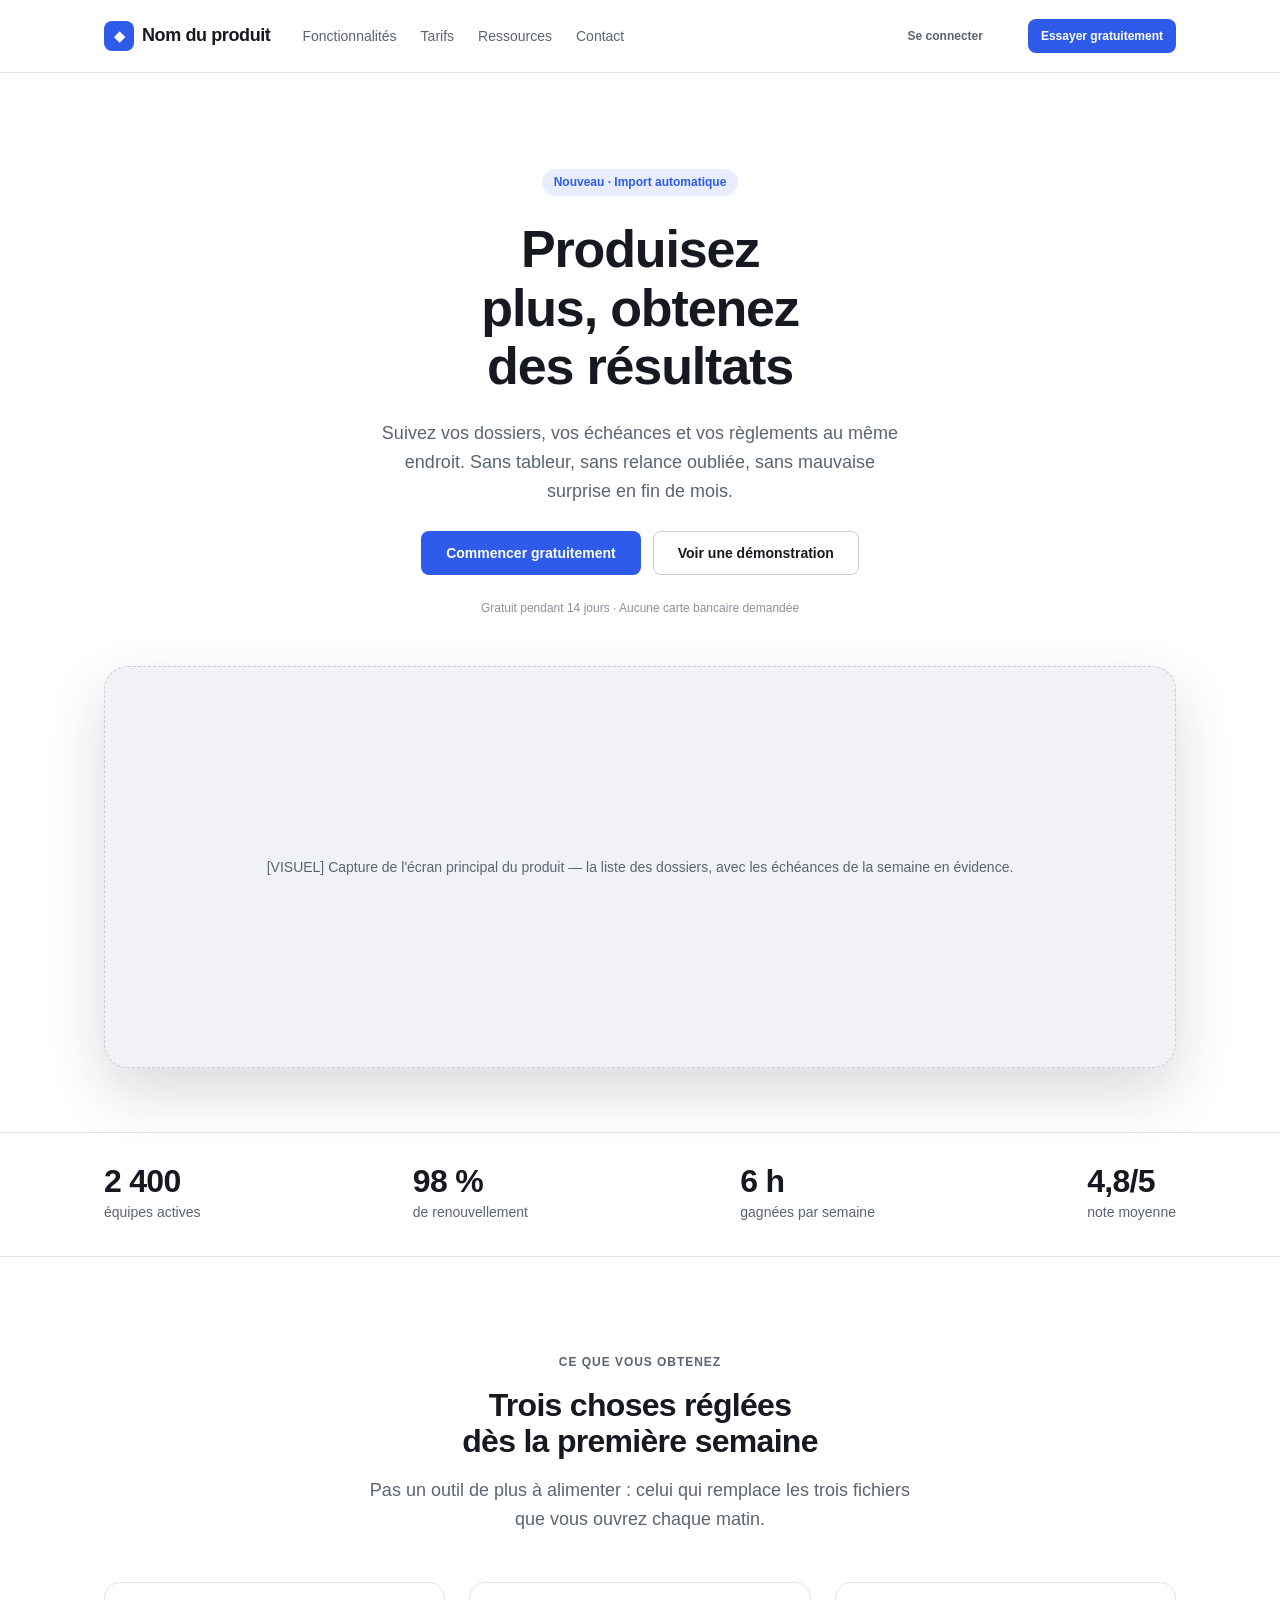
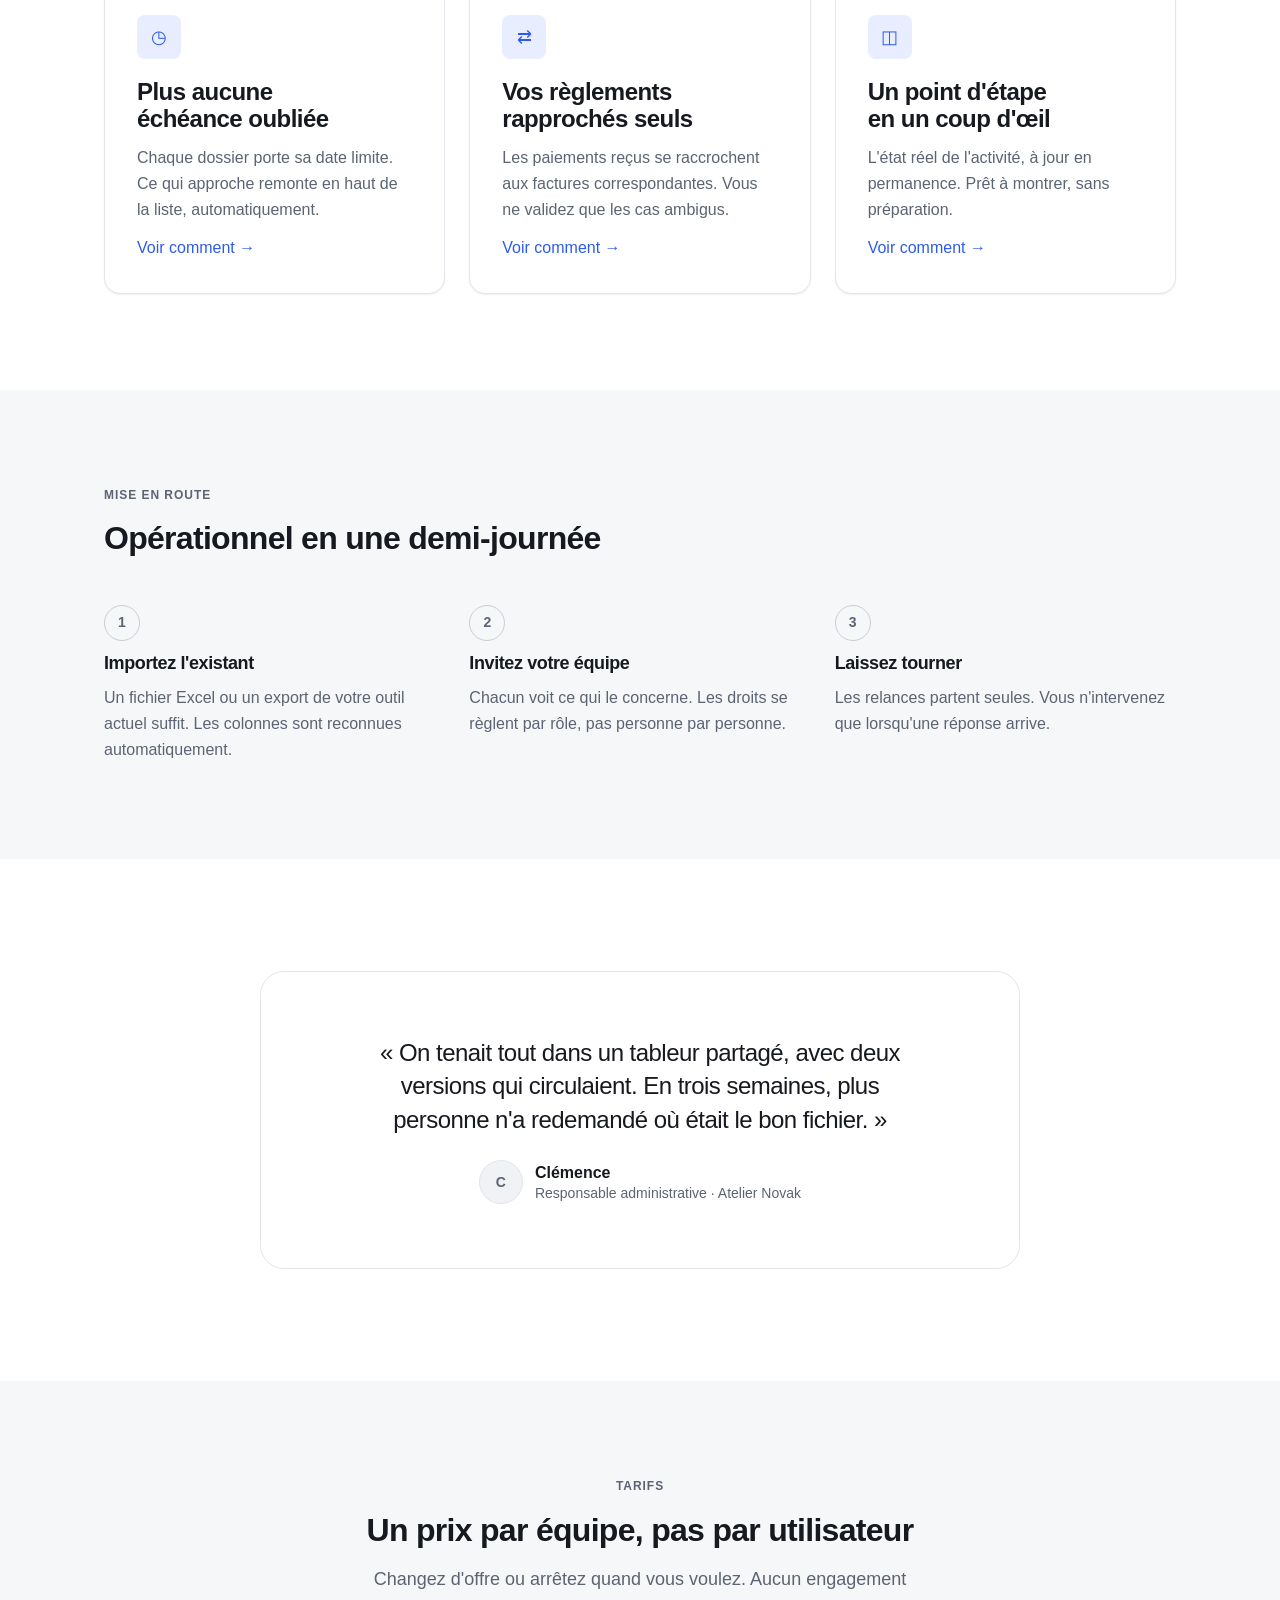
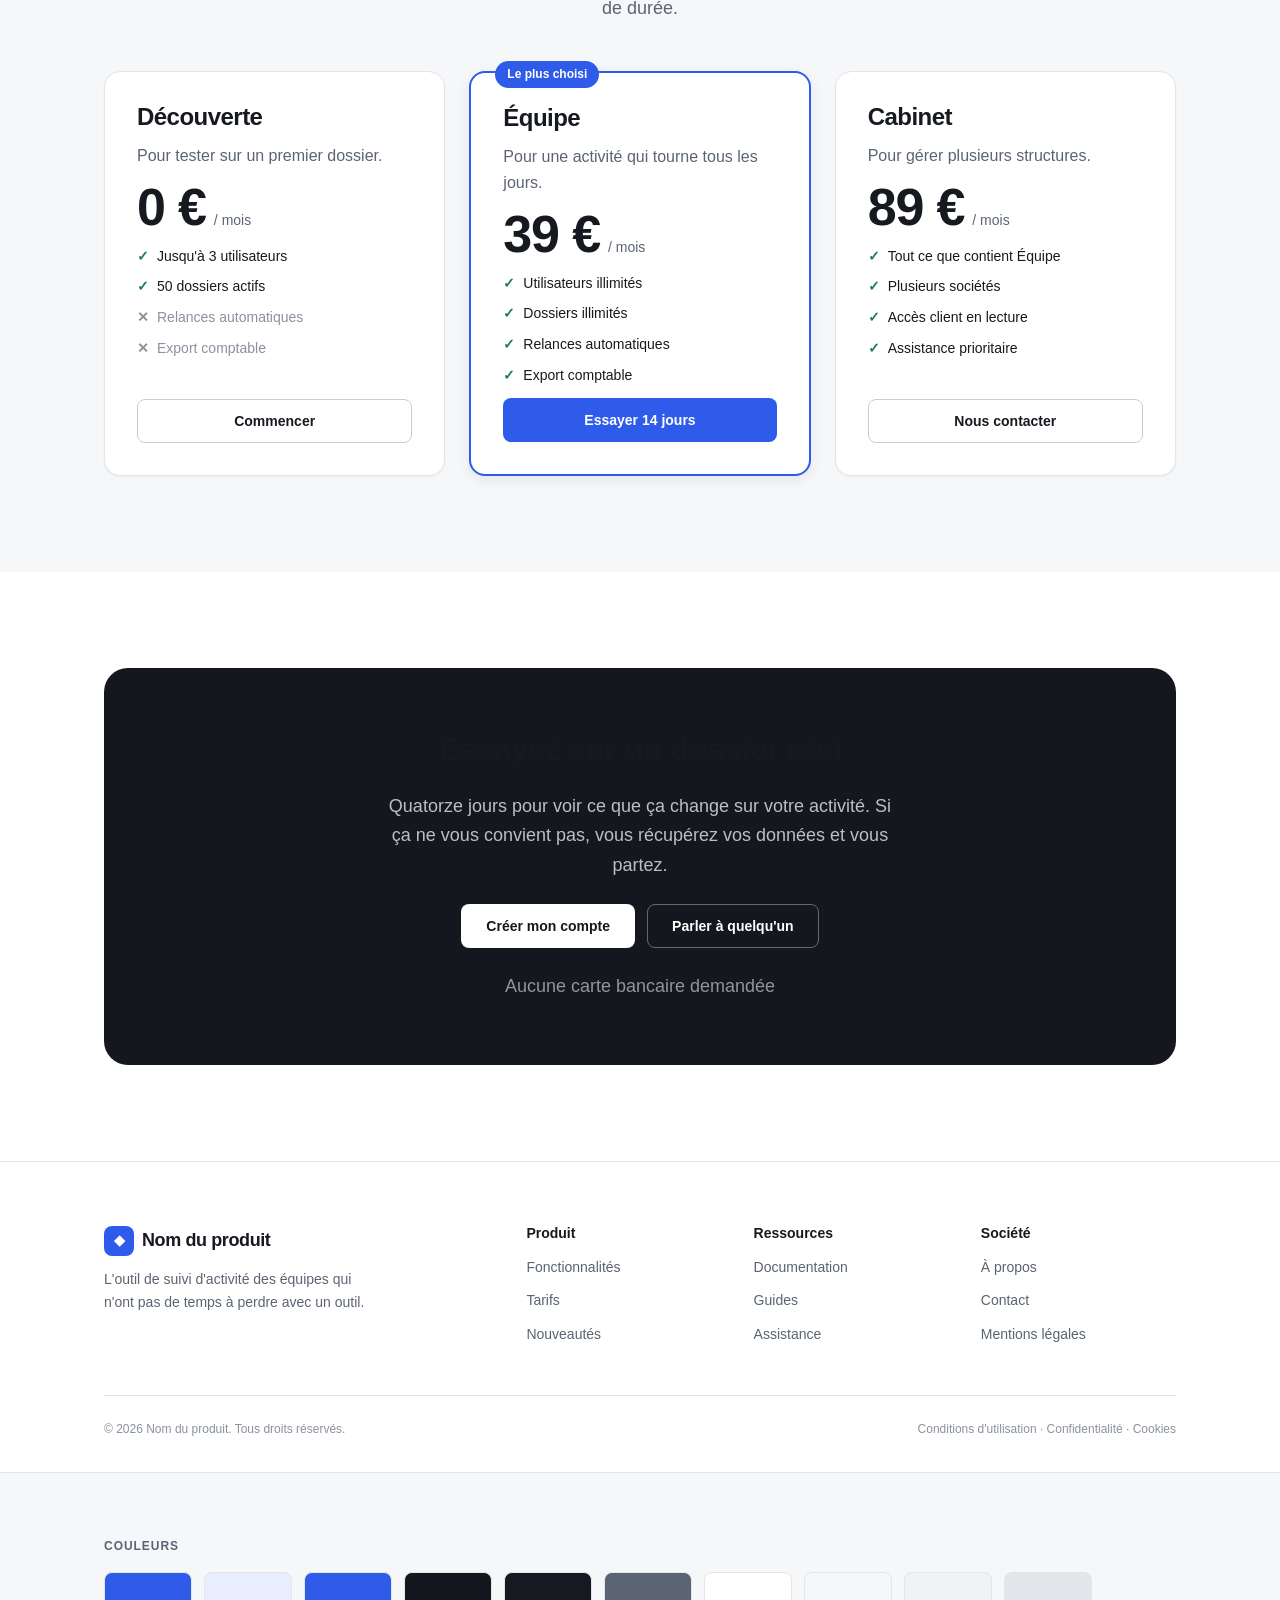
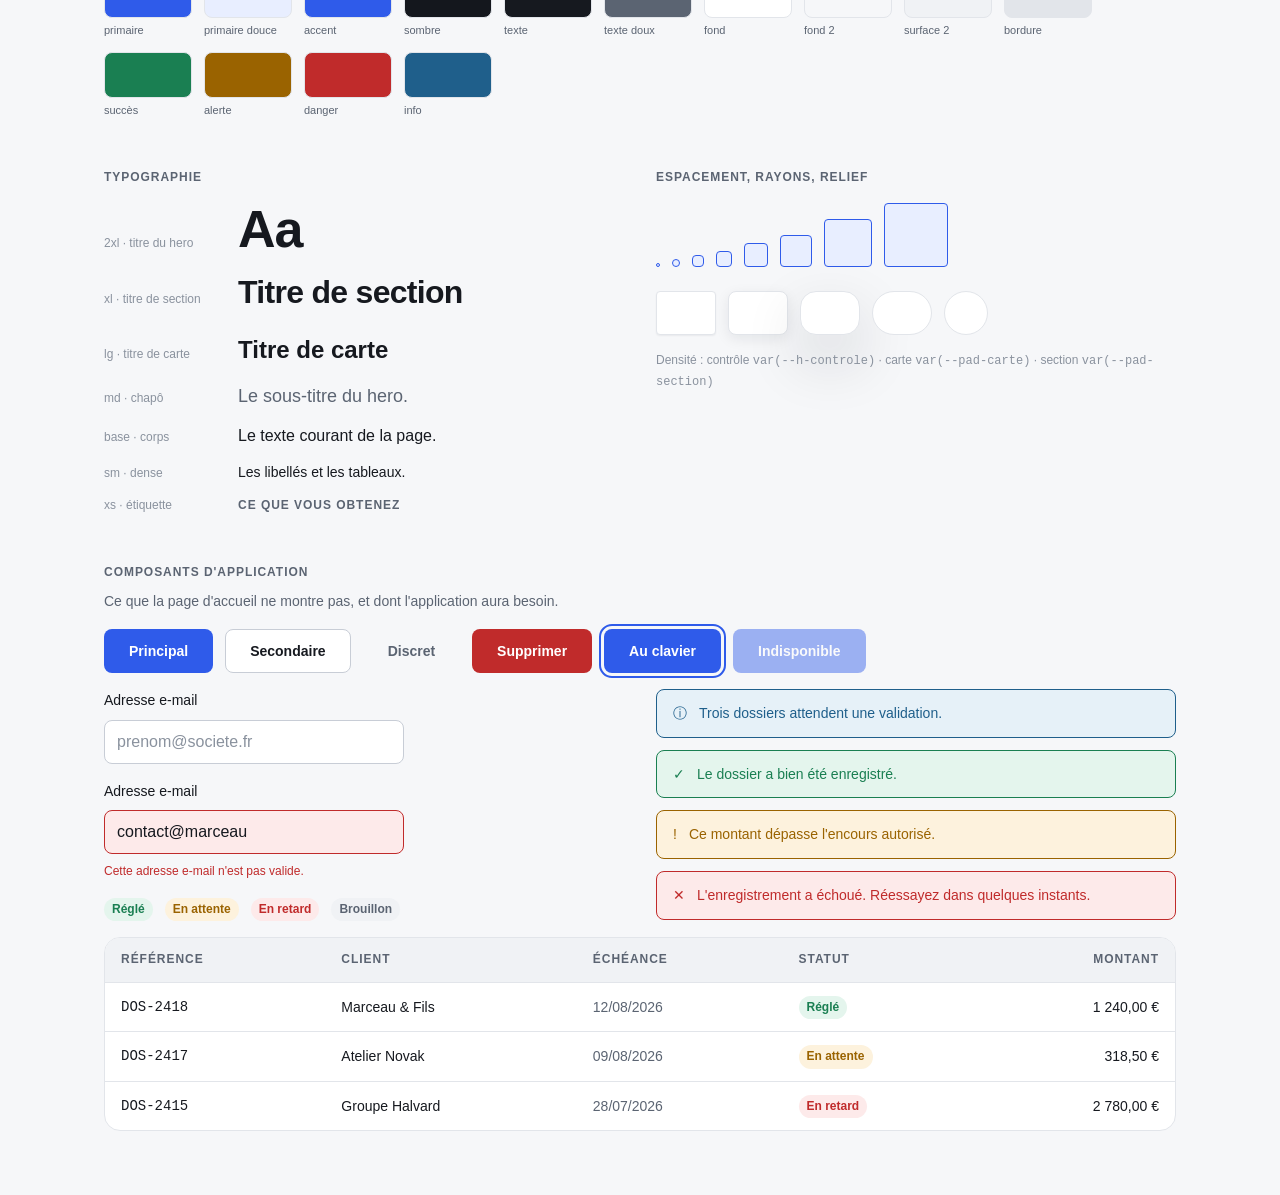
<file: .agents/skills/presta-maquettes/references/gabarit-apercu.html>
<!DOCTYPE html>
<html lang="fr">
<head>
<meta charset="utf-8">
<meta name="viewport" content="width=device-width, initial-scale=1">
<title>{NOM}</title>

<!-- ============================================================
     GABARIT D'APERÇU — méthode Presta / presta-maquettes

     Une page d'accueil générique, plus la fiche du parti pris.
     Un seul fichier, aucune dépendance, aucun script.
     S'ouvre au navigateur, se capture par l'agent.

     Pour produire un aperçu : ne toucher QUE le bloc VARIABLES
     ci-dessous, plus le nom et la phrase du bandeau d'identité.
     Le socle CSS et le contenu ne changent pas d'un parti pris à
     l'autre — c'est ce qui rend les propositions comparables.
     ============================================================ -->

<style>
/* @@POLICES@@ */

/* ============================================================
   1. VARIABLES — LE SEUL BLOC À MODIFIER
   ============================================================ */
/* --- DEBUT VARIABLES --- */
:root {

  /* --- Couleurs : fonds et texte ------------------------- */
  --c-fond:            #ffffff;   /* fond de page */
  --c-fond-2:          #f6f7f9;   /* sections alternées */
  --c-surface:         #ffffff;   /* cartes */
  --c-surface-2:       #f0f2f5;   /* zones en retrait */
  --c-sombre:          #14171d;   /* bandeaux inversés, pied de page */
  --c-sur-sombre:      #ffffff;
  --c-sur-sombre-doux: rgba(255,255,255,.72);  /* texte secondaire sur fond sombre */
  --c-contour-clair:   rgba(255,255,255,.35);  /* bordure de bouton sur fond sombre */
  --c-bordure:         #e2e5ea;
  --c-bordure-forte:   #c8cdd6;
  --c-texte-titre:     #16191f;   /* h1 à h4 */
  --c-texte:           #16191f;   /* corps */
  --c-texte-doux:      #5b6472;   /* secondaire, paragraphes longs */
  --c-texte-faible:    #8a929e;   /* mentions, placeholders */

  /* --- Couleurs : marque --------------------------------- */
  --c-primaire:        #2f5bea;
  --c-primaire-survol: #2547c0;
  --c-primaire-doux:   #e8eeff;   /* fonds de pastilles, surlignage */
  --c-sur-primaire:    #ffffff;   /* texte posé sur --c-primaire */
  --c-focus:           #2f5bea;   /* anneau de focus clavier */
  --c-accent:          #2f5bea;   /* accent décoratif : pilule, pastille d'icône */
  --c-accent-doux:     #e8eeff;   /* fond de l'accent décoratif */

  /* --- Couleurs : sémantique ----------------------------- */
  --c-succes:          #1a7f52;
  --c-succes-fond:     #e4f5ed;
  --c-alerte:          #9a6300;
  --c-alerte-fond:     #fdf2dd;
  --c-danger:          #c02b2b;
  --c-danger-fond:     #fdeaea;
  --c-info:            #1f5f8b;
  --c-info-fond:       #e6f1f8;

  /* --- Typographie --------------------------------------- */
  /* Police : soit une pile système (aperçu vraiment autonome),
     soit un @import Google Fonts juste au-dessus de :root.
     Ce choix se note dans design-system.md.                  */
  --police:       -apple-system, BlinkMacSystemFont, "Segoe UI", Roboto, Helvetica, Arial, sans-serif;
  --police-titre: var(--police);
  --police-mono:  ui-monospace, SFMono-Regular, Menlo, Consolas, monospace;

  --ts-xs:   0.75rem;    /* 12px — mentions, étiquettes */
  --ts-sm:   0.875rem;   /* 14px — texte dense, tableaux */
  --ts-base: 1rem;       /* 16px — corps */
  --ts-md:   1.125rem;   /* 18px — chapô, sous-titre */
  --ts-lg:   1.5rem;     /* 24px — titre de carte */
  --ts-xl:   2rem;       /* 32px — titre de section */
  --ts-2xl:  3.25rem;    /* 52px — titre du hero */
  --ts-3xl:  3.75rem;    /* 60px — chiffre de preuve */

  --gr-normal: 400;
  --gr-moyen:  500;
  --gr-fort:   600;
  --gr-titre:  700;

  --ih-serree:  1.12;
  --ih-normale: 1.62;
  --interlettre-titre: -0.022em;
  --interlettre-etiquette: 0.08em;

  /* --- Espacement (échelle de 4px) ------------------------ */
  --e-1:  4px;
  --e-2:  8px;
  --e-3:  12px;
  --e-4:  16px;
  --e-5:  24px;
  --e-6:  32px;
  --e-7:  48px;
  --e-8:  64px;
  --e-9:  96px;          /* respiration verticale entre sections */

  /* --- Rayons -------------------------------------------- */
  --r-sm:    4px;
  --r-md:    8px;
  --r-lg:    16px;
  --r-xl:    24px;
  --r-plein: 999px;
  --r-bouton: var(--r-md);        /* la forme du bouton est une signature forte */
  --r-saisie: var(--r-md);

  /* --- Ombres et relief ---------------------------------- */
  --o-sm: 0 1px 2px rgba(16, 24, 40, .06);
  --o-md: 0 4px 14px rgba(16, 24, 40, .08);
  --o-lg: 0 24px 60px rgba(16, 24, 40, .16);
  --trait: 1px;                     /* épaisseur des bordures */

  /* --- Densité et mise en page ---------------------------- */
  --h-controle:   44px;             /* hauteur des champs et boutons */
  --pad-carte:    var(--e-6);
  --pad-section:  var(--e-9);       /* padding vertical d'une section */
  --largeur-max:  1120px;
  --largeur-texte: 62ch;            /* longueur de ligne confortable */

  /* --- Ton éditorial (ne s'exprime pas en CSS) ------------
     Tutoiement/vouvoiement, longueur des phrases, promesse
     directe ou allusive : se décrit en toutes lettres dans
     design-system.md, et se lit dans les textes ci-dessous.  */
}
/* --- FIN VARIABLES --- */

/* ============================================================
   2. SOCLE — identique pour tous les partis pris
   ============================================================ */
*, *::before, *::after { box-sizing: border-box; }
html { -webkit-text-size-adjust: 100%; scroll-behavior: smooth; }
body {
  margin: 0;
  background: var(--c-fond);
  color: var(--c-texte);
  font-family: var(--police);
  font-size: var(--ts-base);
  line-height: var(--ih-normale);
  -webkit-font-smoothing: antialiased;
}
h1, h2, h3, h4 {
  font-family: var(--police-titre);
  color: var(--c-texte-titre);
  font-weight: var(--gr-titre);
  line-height: var(--ih-serree);
  letter-spacing: var(--interlettre-titre);
  margin: 0;
  text-wrap: balance;
}
/* --gr-display : poids réservé au seul titre du hero. Optionnel — un parti pris
   qui ne le définit pas retombe sur --gr-titre. */
h1 { font-size: var(--ts-2xl); font-weight: var(--gr-display, var(--gr-titre)); }
h2 { font-size: var(--ts-xl); }
h3 { font-size: var(--ts-lg); }
h4 { font-size: var(--ts-md); }
p  { margin: 0; }
ul { margin: 0; padding: 0; list-style: none; }
a  { color: var(--c-primaire); text-decoration: none; }
a:hover { text-decoration: underline; }

.doux   { color: var(--c-texte-doux); }
.faible { color: var(--c-texte-faible); }
.mono   { font-family: var(--police-mono); }
.num    { font-variant-numeric: tabular-nums; }
.etiquette {
  font-size: var(--ts-xs);
  font-weight: var(--gr-fort);
  letter-spacing: var(--interlettre-etiquette);
  text-transform: uppercase;
  color: var(--c-texte-doux);
}
.contenu { width: 100%; max-width: var(--largeur-max); margin: 0 auto; padding-inline: var(--e-5); }
.section { padding-block: var(--pad-section); }
.section-douce { background: var(--c-fond-2); }
.entete-section {
  display: flex; flex-direction: column; gap: var(--e-4);
  max-width: var(--largeur-texte);
  margin-bottom: var(--e-7);
}
.entete-section.centree { margin-inline: auto; text-align: center; align-items: center; }
.entete-section p { font-size: var(--ts-md); color: var(--c-texte-doux); }

/* --- Boutons ---------------------------------------------- */
.btn {
  display: inline-flex; align-items: center; justify-content: center; gap: var(--e-2);
  height: var(--h-controle);
  padding: 0 var(--e-5);
  border-radius: var(--r-bouton);
  border: var(--trait) solid transparent;
  font-family: inherit;
  font-size: var(--ts-sm);
  font-weight: var(--gr-fort);
  line-height: 1;
  cursor: pointer; white-space: nowrap;
  transition: background-color .14s ease, border-color .14s ease, color .14s ease;
}
.btn:hover { text-decoration: none; }
.btn-primaire { background: var(--c-primaire); color: var(--c-sur-primaire); }
.btn-primaire:hover { background: var(--c-primaire-survol); }
.btn-second { background: var(--c-surface); color: var(--c-texte); border-color: var(--c-bordure-forte); }
.btn-second:hover { background: var(--c-surface-2); }
.btn-discret { background: transparent; color: var(--c-texte-doux); }
.btn-discret:hover { background: var(--c-surface-2); color: var(--c-texte); }
.btn-danger { background: var(--c-danger); color: #fff; }
.btn-sur-sombre { background: var(--c-sur-sombre); color: var(--c-sombre); }
.btn-contour-clair { background: transparent; color: var(--c-sur-sombre); border-color: var(--c-contour-clair); }
.btn-focus { outline: 2px solid var(--c-focus); outline-offset: 3px; }
.btn-petit { height: 34px; padding: 0 var(--e-3); font-size: var(--ts-xs); }
.btn:disabled, .btn[aria-disabled="true"] { opacity: .45; cursor: not-allowed; }

/* --- En-tête ---------------------------------------------- */
.entete {
  position: sticky; top: 0; z-index: 10;
  background: var(--c-fond);
  border-bottom: var(--trait) solid var(--c-bordure);
}
.entete .contenu { display: flex; align-items: center; gap: var(--e-6); height: 72px; }
.marque {
  display: flex; align-items: center; gap: var(--e-2);
  font-family: var(--police-titre);
  font-weight: var(--gr-titre);
  font-size: var(--ts-md);
  letter-spacing: var(--interlettre-titre);
  color: var(--c-texte);
}
.marque:hover { text-decoration: none; }
.pastille {
  width: 30px; height: 30px;
  border-radius: var(--r-md);
  background: var(--c-primaire);
  color: var(--c-sur-primaire);
  display: grid; place-items: center;
  font-size: var(--ts-sm);
}
.nav { display: flex; gap: var(--e-5); margin-right: auto; }
.nav a { color: var(--c-texte-doux); font-size: var(--ts-sm); font-weight: var(--gr-moyen); }
.nav a:hover { color: var(--c-texte); text-decoration: none; }

/* --- Hero -------------------------------------------------- */
.hero { padding-block: var(--e-9) var(--e-8); text-align: center; }
.hero .contenu { display: flex; flex-direction: column; align-items: center; gap: var(--e-5); }
.pilule {
  display: inline-flex; align-items: center; gap: var(--e-2);
  padding: var(--e-1) var(--e-3);
  border-radius: var(--r-plein);
  background: var(--c-accent-doux);
  color: var(--c-accent);
  font-size: var(--ts-xs);
  font-weight: var(--gr-fort);
}
.hero h1 { max-width: 16ch; }
.hero .chapo { font-size: var(--ts-md); color: var(--c-texte-doux); max-width: 52ch; }
.actions-hero { display: flex; gap: var(--e-3); flex-wrap: wrap; justify-content: center; }
.mention { font-size: var(--ts-xs); color: var(--c-texte-faible); }

/* Cadre de visuel : on ne dessine jamais la donnée */
.cadre-visuel {
  width: 100%;
  aspect-ratio: 24 / 9;
  margin-top: var(--e-5);
  border: var(--trait) dashed var(--c-bordure-forte);
  border-radius: var(--r-xl);
  background: var(--c-surface-2);
  box-shadow: var(--o-lg);
  display: grid; place-items: center;
  padding: var(--e-6);
  color: var(--c-texte-doux);
  font-size: var(--ts-sm);
  text-align: center;
}

/* --- Bandeau de preuve ------------------------------------- */
.preuves {
  border-block: var(--trait) solid var(--c-bordure);
  padding-block: var(--e-6);
}
.preuves .contenu { display: flex; flex-wrap: wrap; align-items: center; justify-content: space-between; gap: var(--e-5); }
.chiffre { display: flex; flex-direction: column; gap: var(--e-1); }
.chiffre b {
  font-family: var(--police-titre);
  font-size: var(--ts-xl);
  font-weight: var(--gr-titre);
  letter-spacing: var(--interlettre-titre);
  font-variant-numeric: tabular-nums;
  line-height: 1;
}
.chiffre span { font-size: var(--ts-sm); color: var(--c-texte-doux); }

/* --- Grilles ----------------------------------------------- */
.grille-3 { display: grid; grid-template-columns: repeat(auto-fit, minmax(280px, 1fr)); gap: var(--e-5); }
.grille-2 { display: grid; grid-template-columns: repeat(auto-fit, minmax(320px, 1fr)); gap: var(--e-6); }

.carte {
  background: var(--c-surface);
  border: var(--trait) solid var(--c-bordure);
  border-radius: var(--r-lg);
  box-shadow: var(--o-sm);
  padding: var(--pad-carte);
  display: flex; flex-direction: column; gap: var(--e-3);
}
.icone {
  width: 44px; height: 44px;
  border-radius: var(--r-md);
  background: var(--c-accent-doux);
  color: var(--c-accent);
  display: grid; place-items: center;
  font-size: var(--ts-md);
  margin-bottom: var(--e-2);
}

/* --- Étapes ------------------------------------------------ */
.etape { display: flex; flex-direction: column; gap: var(--e-3); }
.numero-etape {
  width: 36px; height: 36px;
  border-radius: var(--r-plein);
  border: var(--trait) solid var(--c-bordure-forte);
  display: grid; place-items: center;
  font-family: var(--police-titre);
  font-weight: var(--gr-titre);
  font-size: var(--ts-sm);
  color: var(--c-texte-doux);
}

/* --- Témoignage -------------------------------------------- */
.temoignage {
  background: var(--c-surface);
  border: var(--trait) solid var(--c-bordure);
  border-radius: var(--r-xl);
  padding: var(--e-8) var(--e-7);
  display: flex; flex-direction: column; gap: var(--e-5);
  max-width: 760px; margin-inline: auto;
  text-align: center; align-items: center;
}
.temoignage blockquote {
  margin: 0;
  font-family: var(--police-titre);
  font-size: var(--ts-lg);
  font-weight: var(--gr-moyen);
  line-height: 1.4;
  letter-spacing: var(--interlettre-titre);
  text-wrap: balance;
}
.signature { display: flex; align-items: center; gap: var(--e-3); }
.avatar {
  width: 44px; height: 44px; border-radius: var(--r-plein);
  background: var(--c-surface-2);
  border: var(--trait) solid var(--c-bordure);
  display: grid; place-items: center;
  font-size: var(--ts-sm); font-weight: var(--gr-fort);
  color: var(--c-texte-doux);
}
.signature div { text-align: left; line-height: 1.35; }
.signature small { display: block; color: var(--c-texte-doux); font-size: var(--ts-sm); }

/* --- Tarifs ------------------------------------------------- */
.tarif { position: relative; }
.tarif.mis-en-avant {
  border-color: var(--c-primaire);
  border-width: 2px;
  box-shadow: var(--o-md);
}
.ruban {
  position: absolute; top: calc(-1 * var(--e-3)); left: var(--e-5);
  background: var(--c-primaire); color: var(--c-sur-primaire);
  border-radius: var(--r-plein);
  padding: var(--e-1) var(--e-3);
  font-size: var(--ts-xs); font-weight: var(--gr-fort);
}
.prix { display: flex; align-items: baseline; gap: var(--e-2); }
.prix b {
  font-family: var(--police-titre);
  font-size: var(--ts-2xl);
  font-weight: var(--gr-titre);
  letter-spacing: var(--interlettre-titre);
  line-height: 1;
  font-variant-numeric: tabular-nums;
}
.prix span { color: var(--c-texte-doux); font-size: var(--ts-sm); }
.liste-avantages { display: flex; flex-direction: column; gap: var(--e-2); font-size: var(--ts-sm); }
.liste-avantages li { display: flex; gap: var(--e-2); align-items: flex-start; }
.liste-avantages b { color: var(--c-succes); flex: none; font-weight: var(--gr-fort); }
.liste-avantages .absent { color: var(--c-texte-faible); }
.liste-avantages .absent b { color: var(--c-texte-faible); }

/* --- Bandeau d'appel final ---------------------------------- */
.appel {
  background: var(--c-sombre);
  color: var(--c-sur-sombre);
  border-radius: var(--r-xl);
  padding: var(--e-8) var(--e-7);
  text-align: center;
  display: flex; flex-direction: column; align-items: center; gap: var(--e-5);
}
.appel p { color: var(--c-sur-sombre-doux); max-width: 52ch; font-size: var(--ts-md); }
.appel .mention { color: var(--c-sur-sombre-doux); opacity: .75; }

/* --- Pied de page -------------------------------------------- */
.pied { border-top: var(--trait) solid var(--c-bordure); padding-block: var(--e-8) var(--e-6); }
.colonnes-pied { display: grid; grid-template-columns: 2fr repeat(3, 1fr); gap: var(--e-6); }
.colonnes-pied h4 { font-size: var(--ts-sm); font-weight: var(--gr-fort); letter-spacing: 0; margin-bottom: var(--e-3); }
.colonnes-pied ul { display: flex; flex-direction: column; gap: var(--e-2); }
.colonnes-pied ul a { color: var(--c-texte-doux); font-size: var(--ts-sm); }
.bas-pied {
  margin-top: var(--e-7); padding-top: var(--e-5);
  border-top: var(--trait) solid var(--c-bordure);
  display: flex; justify-content: space-between; gap: var(--e-4); flex-wrap: wrap;
  font-size: var(--ts-xs); color: var(--c-texte-faible);
}

/* ============================================================
   3. FICHE DU PARTI PRIS — variables et composants d'application
   ============================================================ */
.fiche { background: var(--c-fond-2); border-top: var(--trait) solid var(--c-bordure); padding-block: var(--e-8); }
.fiche .contenu { display: flex; flex-direction: column; gap: var(--e-7); }
.bloc-fiche { display: flex; flex-direction: column; gap: var(--e-4); }

.nuancier { display: flex; flex-wrap: wrap; gap: var(--e-3); }
.teinte { display: flex; flex-direction: column; gap: var(--e-1); width: 88px; }
.teinte .pave { height: 46px; border-radius: var(--r-md); border: var(--trait) solid var(--c-bordure); }
.teinte small { font-size: 11px; color: var(--c-texte-doux); }

.echelle-typo { display: flex; flex-direction: column; gap: var(--e-3); }
.echelle-typo > div { display: flex; align-items: baseline; gap: var(--e-4); }
.echelle-typo small { width: 118px; flex: none; font-size: var(--ts-xs); color: var(--c-texte-faible); }

.echelle-espace { display: flex; align-items: flex-end; gap: var(--e-3); }
.echelle-espace span { display: block; background: var(--c-primaire-doux); border: var(--trait) solid var(--c-primaire); border-radius: var(--r-sm); }

.rangee-composants { display: flex; flex-wrap: wrap; gap: var(--e-3); align-items: center; }

.champ { display: flex; flex-direction: column; gap: var(--e-2); max-width: 300px; }
.champ label { font-size: var(--ts-sm); font-weight: var(--gr-moyen); }
.saisie {
  height: var(--h-controle);
  padding: 0 var(--e-3);
  border: var(--trait) solid var(--c-bordure-forte);
  border-radius: var(--r-saisie);
  background: var(--c-surface);
  color: var(--c-texte);
  font-family: inherit; font-size: var(--ts-base);
  width: 100%;
}
.saisie::placeholder { color: var(--c-texte-faible); }
.champ-erreur .saisie { border-color: var(--c-danger); background: var(--c-danger-fond); }
.msg-erreur { font-size: var(--ts-xs); color: var(--c-danger); font-weight: var(--gr-moyen); }

.badge {
  display: inline-flex; align-items: center;
  padding: 2px var(--e-2);
  border-radius: var(--r-plein);
  font-size: var(--ts-xs); font-weight: var(--gr-fort);
}
.badge-succes { background: var(--c-succes-fond); color: var(--c-succes); }
.badge-alerte { background: var(--c-alerte-fond); color: var(--c-alerte); }
.badge-danger { background: var(--c-danger-fond); color: var(--c-danger); }
.badge-neutre { background: var(--c-surface-2); color: var(--c-texte-doux); }

.message {
  display: flex; gap: var(--e-3);
  padding: var(--e-3) var(--e-4);
  border-radius: var(--r-md);
  border: var(--trait) solid transparent;
  font-size: var(--ts-sm);
}
.message-succes { background: var(--c-succes-fond); color: var(--c-succes); border-color: var(--c-succes); }
.message-alerte { background: var(--c-alerte-fond); color: var(--c-alerte); border-color: var(--c-alerte); }
.message-danger { background: var(--c-danger-fond); color: var(--c-danger); border-color: var(--c-danger); }
.message-info   { background: var(--c-info-fond);   color: var(--c-info);   border-color: var(--c-info); }

.enveloppe-table { overflow-x: auto; background: var(--c-surface); border: var(--trait) solid var(--c-bordure); border-radius: var(--r-lg); }
table { width: 100%; border-collapse: collapse; font-size: var(--ts-sm); }
thead th {
  background: var(--c-surface-2);
  text-align: left; padding: var(--e-3) var(--e-4);
  font-size: var(--ts-xs); font-weight: var(--gr-fort);
  letter-spacing: var(--interlettre-etiquette); text-transform: uppercase;
  color: var(--c-texte-doux);
  border-bottom: var(--trait) solid var(--c-bordure);
  white-space: nowrap;
}
tbody td { padding: var(--e-3) var(--e-4); border-bottom: var(--trait) solid var(--c-bordure); }
tbody tr:last-child td { border-bottom: 0; }
td.droite, th.droite { text-align: right; }

@media (max-width: 860px) {
  :root { --ts-2xl: 2.5rem; --pad-section: var(--e-8); }
  .nav { display: none; }
  .colonnes-pied { grid-template-columns: 1fr 1fr; }
}
</style>
</head>

<body>

<!-- ---------- En-tête ---------- -->
<header class="entete">
  <div class="contenu">
    <a class="marque" href="#"><span class="pastille">◆</span> Nom du produit</a>
    <nav class="nav">
      <a href="#">Fonctionnalités</a>
      <a href="#">Tarifs</a>
      <a href="#">Ressources</a>
      <a href="#">Contact</a>
    </nav>
    <a class="btn btn-discret btn-petit" href="#">Se connecter</a>
    <a class="btn btn-primaire btn-petit" href="#">Essayer gratuitement</a>
  </div>
</header>

<!-- ---------- Hero ---------- -->
<section class="hero">
  <div class="contenu">
    <span class="pilule">Nouveau · Import automatique</span>
    <h1>Produisez plus, obtenez des résultats</h1>
    <p class="chapo">
      Suivez vos dossiers, vos échéances et vos règlements au même endroit. Sans tableur,
      sans relance oubliée, sans mauvaise surprise en fin de mois.
    </p>
    <div class="actions-hero">
      <a class="btn btn-primaire" href="#">Commencer gratuitement</a>
      <a class="btn btn-second" href="#">Voir une démonstration</a>
    </div>
    <p class="mention">Gratuit pendant 14 jours · Aucune carte bancaire demandée</p>

    <div class="cadre-visuel">
      [VISUEL] Capture de l'écran principal du produit — la liste des dossiers,
      avec les échéances de la semaine en évidence.
    </div>
  </div>
</section>

<!-- ---------- Preuve chiffrée ---------- -->
<section class="preuves">
  <div class="contenu">
    <div class="chiffre"><b class="num">2 400</b><span>équipes actives</span></div>
    <div class="chiffre"><b class="num">98 %</b><span>de renouvellement</span></div>
    <div class="chiffre"><b class="num">6 h</b><span>gagnées par semaine</span></div>
    <div class="chiffre"><b class="num">4,8/5</b><span>note moyenne</span></div>
  </div>
</section>

<!-- ---------- Fonctionnalités ---------- -->
<section class="section">
  <div class="contenu">
    <div class="entete-section centree">
      <span class="etiquette">Ce que vous obtenez</span>
      <h2>Trois choses réglées dès la première semaine</h2>
      <p>Pas un outil de plus à alimenter : celui qui remplace les trois fichiers que vous ouvrez chaque matin.</p>
    </div>

    <div class="grille-3">
      <article class="carte">
        <div class="icone">◷</div>
        <h3>Plus aucune échéance oubliée</h3>
        <p class="doux">Chaque dossier porte sa date limite. Ce qui approche remonte en haut de la liste, automatiquement.</p>
        <a href="#">Voir comment →</a>
      </article>
      <article class="carte">
        <div class="icone">⇄</div>
        <h3>Vos règlements rapprochés seuls</h3>
        <p class="doux">Les paiements reçus se raccrochent aux factures correspondantes. Vous ne validez que les cas ambigus.</p>
        <a href="#">Voir comment →</a>
      </article>
      <article class="carte">
        <div class="icone">◫</div>
        <h3>Un point d'étape en un coup d'œil</h3>
        <p class="doux">L'état réel de l'activité, à jour en permanence. Prêt à montrer, sans préparation.</p>
        <a href="#">Voir comment →</a>
      </article>
    </div>
  </div>
</section>

<!-- ---------- Étapes ---------- -->
<section class="section section-douce">
  <div class="contenu">
    <div class="entete-section">
      <span class="etiquette">Mise en route</span>
      <h2>Opérationnel en une demi-journée</h2>
    </div>

    <div class="grille-3">
      <div class="etape">
        <span class="numero-etape">1</span>
        <h4>Importez l'existant</h4>
        <p class="doux">Un fichier Excel ou un export de votre outil actuel suffit. Les colonnes sont reconnues automatiquement.</p>
      </div>
      <div class="etape">
        <span class="numero-etape">2</span>
        <h4>Invitez votre équipe</h4>
        <p class="doux">Chacun voit ce qui le concerne. Les droits se règlent par rôle, pas personne par personne.</p>
      </div>
      <div class="etape">
        <span class="numero-etape">3</span>
        <h4>Laissez tourner</h4>
        <p class="doux">Les relances partent seules. Vous n'intervenez que lorsqu'une réponse arrive.</p>
      </div>
    </div>
  </div>
</section>

<!-- ---------- Témoignage ---------- -->
<section class="section">
  <div class="contenu">
    <figure class="temoignage">
      <blockquote>
        « On tenait tout dans un tableur partagé, avec deux versions qui circulaient.
        En trois semaines, plus personne n'a redemandé où était le bon fichier. »
      </blockquote>
      <figcaption class="signature">
        <span class="avatar">C</span>
        <div>
          <strong>Clémence</strong>
          <small>Responsable administrative · Atelier Novak</small>
        </div>
      </figcaption>
    </figure>
  </div>
</section>

<!-- ---------- Tarifs ---------- -->
<section class="section section-douce">
  <div class="contenu">
    <div class="entete-section centree">
      <span class="etiquette">Tarifs</span>
      <h2>Un prix par équipe, pas par utilisateur</h2>
      <p>Changez d'offre ou arrêtez quand vous voulez. Aucun engagement de durée.</p>
    </div>

    <div class="grille-3">
      <article class="carte tarif">
        <h3>Découverte</h3>
        <p class="doux">Pour tester sur un premier dossier.</p>
        <div class="prix"><b>0 €</b><span>/ mois</span></div>
        <ul class="liste-avantages">
          <li><b>✓</b><span>Jusqu'à 3 utilisateurs</span></li>
          <li><b>✓</b><span>50 dossiers actifs</span></li>
          <li class="absent"><b>✕</b><span>Relances automatiques</span></li>
          <li class="absent"><b>✕</b><span>Export comptable</span></li>
        </ul>
        <a class="btn btn-second" href="#" style="margin-top: auto">Commencer</a>
      </article>

      <article class="carte tarif mis-en-avant">
        <span class="ruban">Le plus choisi</span>
        <h3>Équipe</h3>
        <p class="doux">Pour une activité qui tourne tous les jours.</p>
        <div class="prix"><b>39 €</b><span>/ mois</span></div>
        <ul class="liste-avantages">
          <li><b>✓</b><span>Utilisateurs illimités</span></li>
          <li><b>✓</b><span>Dossiers illimités</span></li>
          <li><b>✓</b><span>Relances automatiques</span></li>
          <li><b>✓</b><span>Export comptable</span></li>
        </ul>
        <a class="btn btn-primaire" href="#" style="margin-top: auto">Essayer 14 jours</a>
      </article>

      <article class="carte tarif">
        <h3>Cabinet</h3>
        <p class="doux">Pour gérer plusieurs structures.</p>
        <div class="prix"><b>89 €</b><span>/ mois</span></div>
        <ul class="liste-avantages">
          <li><b>✓</b><span>Tout ce que contient Équipe</span></li>
          <li><b>✓</b><span>Plusieurs sociétés</span></li>
          <li><b>✓</b><span>Accès client en lecture</span></li>
          <li><b>✓</b><span>Assistance prioritaire</span></li>
        </ul>
        <a class="btn btn-second" href="#" style="margin-top: auto">Nous contacter</a>
      </article>
    </div>
  </div>
</section>

<!-- ---------- Appel final ---------- -->
<section class="section">
  <div class="contenu">
    <div class="appel">
      <h2>Essayez sur un dossier réel</h2>
      <p>Quatorze jours pour voir ce que ça change sur votre activité. Si ça ne vous convient pas, vous récupérez vos données et vous partez.</p>
      <div class="actions-hero">
        <a class="btn btn-sur-sombre" href="#">Créer mon compte</a>
        <a class="btn btn-contour-clair" href="#">Parler à quelqu'un</a>
      </div>
      <p class="mention">Aucune carte bancaire demandée</p>
    </div>
  </div>
</section>

<!-- ---------- Pied de page ---------- -->
<footer class="pied">
  <div class="contenu">
    <div class="colonnes-pied">
      <div>
        <a class="marque" href="#"><span class="pastille">◆</span> Nom du produit</a>
        <p class="doux" style="margin-top: var(--e-3); font-size: var(--ts-sm); max-width: 34ch">
          L'outil de suivi d'activité des équipes qui n'ont pas de temps à perdre avec un outil.
        </p>
      </div>
      <div>
        <h4>Produit</h4>
        <ul><li><a href="#">Fonctionnalités</a></li><li><a href="#">Tarifs</a></li><li><a href="#">Nouveautés</a></li></ul>
      </div>
      <div>
        <h4>Ressources</h4>
        <ul><li><a href="#">Documentation</a></li><li><a href="#">Guides</a></li><li><a href="#">Assistance</a></li></ul>
      </div>
      <div>
        <h4>Société</h4>
        <ul><li><a href="#">À propos</a></li><li><a href="#">Contact</a></li><li><a href="#">Mentions légales</a></li></ul>
      </div>
    </div>
    <div class="bas-pied">
      <span>© 2026 Nom du produit. Tous droits réservés.</span>
      <span>Conditions d'utilisation · Confidentialité · Cookies</span>
    </div>
  </div>
</footer>

<!-- ============================================================
     FICHE DU PARTI PRIS
     Les variables rendues visibles, et les composants d'application
     que la landing ne montre pas.
     ============================================================ -->
<section class="fiche">
  <div class="contenu">

    <div class="bloc-fiche">
      <span class="etiquette">Couleurs</span>
      <div class="nuancier">
        <div class="teinte"><div class="pave" style="background: var(--c-primaire)"></div><small>primaire</small></div>
        <div class="teinte"><div class="pave" style="background: var(--c-primaire-doux)"></div><small>primaire douce</small></div>
        <div class="teinte"><div class="pave" style="background: var(--c-accent)"></div><small>accent</small></div>
        <div class="teinte"><div class="pave" style="background: var(--c-sombre)"></div><small>sombre</small></div>
        <div class="teinte"><div class="pave" style="background: var(--c-texte)"></div><small>texte</small></div>
        <div class="teinte"><div class="pave" style="background: var(--c-texte-doux)"></div><small>texte doux</small></div>
        <div class="teinte"><div class="pave" style="background: var(--c-fond)"></div><small>fond</small></div>
        <div class="teinte"><div class="pave" style="background: var(--c-fond-2)"></div><small>fond 2</small></div>
        <div class="teinte"><div class="pave" style="background: var(--c-surface-2)"></div><small>surface 2</small></div>
        <div class="teinte"><div class="pave" style="background: var(--c-bordure)"></div><small>bordure</small></div>
        <div class="teinte"><div class="pave" style="background: var(--c-succes)"></div><small>succès</small></div>
        <div class="teinte"><div class="pave" style="background: var(--c-alerte)"></div><small>alerte</small></div>
        <div class="teinte"><div class="pave" style="background: var(--c-danger)"></div><small>danger</small></div>
        <div class="teinte"><div class="pave" style="background: var(--c-info)"></div><small>info</small></div>
      </div>
    </div>

    <div class="grille-2">
      <div class="bloc-fiche">
        <span class="etiquette">Typographie</span>
        <div class="echelle-typo">
          <div><small>2xl · titre du hero</small><span style="font-family: var(--police-titre); font-size: var(--ts-2xl); font-weight: var(--gr-titre); line-height: 1; letter-spacing: var(--interlettre-titre)">Aa</span></div>
          <div><small>xl · titre de section</small><span style="font-family: var(--police-titre); font-size: var(--ts-xl); font-weight: var(--gr-titre); letter-spacing: var(--interlettre-titre)">Titre de section</span></div>
          <div><small>lg · titre de carte</small><span style="font-family: var(--police-titre); font-size: var(--ts-lg); font-weight: var(--gr-titre)">Titre de carte</span></div>
          <div><small>md · chapô</small><span style="font-size: var(--ts-md); color: var(--c-texte-doux)">Le sous-titre du hero.</span></div>
          <div><small>base · corps</small><span>Le texte courant de la page.</span></div>
          <div><small>sm · dense</small><span style="font-size: var(--ts-sm)">Les libellés et les tableaux.</span></div>
          <div><small>xs · étiquette</small><span class="etiquette">Ce que vous obtenez</span></div>
        </div>
      </div>

      <div class="bloc-fiche">
        <span class="etiquette">Espacement, rayons, relief</span>
        <div class="echelle-espace">
          <span style="width: var(--e-1); height: var(--e-1)"></span>
          <span style="width: var(--e-2); height: var(--e-2)"></span>
          <span style="width: var(--e-3); height: var(--e-3)"></span>
          <span style="width: var(--e-4); height: var(--e-4)"></span>
          <span style="width: var(--e-5); height: var(--e-5)"></span>
          <span style="width: var(--e-6); height: var(--e-6)"></span>
          <span style="width: var(--e-7); height: var(--e-7)"></span>
          <span style="width: var(--e-8); height: var(--e-8)"></span>
        </div>
        <div style="display: flex; gap: var(--e-3); align-items: flex-end; margin-top: var(--e-2)">
          <div style="width: 60px; height: 44px; background: var(--c-surface); border: var(--trait) solid var(--c-bordure); border-radius: var(--r-sm); box-shadow: var(--o-sm)"></div>
          <div style="width: 60px; height: 44px; background: var(--c-surface); border: var(--trait) solid var(--c-bordure); border-radius: var(--r-md); box-shadow: var(--o-md)"></div>
          <div style="width: 60px; height: 44px; background: var(--c-surface); border: var(--trait) solid var(--c-bordure); border-radius: var(--r-lg); box-shadow: var(--o-lg)"></div>
          <div style="width: 60px; height: 44px; background: var(--c-surface); border: var(--trait) solid var(--c-bordure); border-radius: var(--r-xl)"></div>
          <div style="width: 44px; height: 44px; background: var(--c-surface); border: var(--trait) solid var(--c-bordure); border-radius: var(--r-plein)"></div>
        </div>
        <p class="mention">Densité : contrôle <span class="mono">var(--h-controle)</span> · carte <span class="mono">var(--pad-carte)</span> · section <span class="mono">var(--pad-section)</span></p>
      </div>
    </div>

    <div class="bloc-fiche">
      <span class="etiquette">Composants d'application</span>
      <p class="doux" style="font-size: var(--ts-sm); margin-top: calc(-1 * var(--e-2))">
        Ce que la page d'accueil ne montre pas, et dont l'application aura besoin.
      </p>

      <div class="rangee-composants">
        <button class="btn btn-primaire">Principal</button>
        <button class="btn btn-second">Secondaire</button>
        <button class="btn btn-discret">Discret</button>
        <button class="btn btn-danger">Supprimer</button>
        <button class="btn btn-primaire btn-focus">Au clavier</button>
        <button class="btn btn-primaire" disabled>Indisponible</button>
      </div>

      <div class="grille-2" style="align-items: start">
        <div style="display: flex; flex-direction: column; gap: var(--e-4)">
          <div class="champ">
            <label for="ch-mail">Adresse e-mail</label>
            <input class="saisie" id="ch-mail" placeholder="prenom@societe.fr">
          </div>
          <div class="champ champ-erreur">
            <label for="ch-mail2">Adresse e-mail</label>
            <input class="saisie" id="ch-mail2" value="contact@marceau">
            <span class="msg-erreur">Cette adresse e-mail n'est pas valide.</span>
          </div>
          <div class="rangee-composants">
            <span class="badge badge-succes">Réglé</span>
            <span class="badge badge-alerte">En attente</span>
            <span class="badge badge-danger">En retard</span>
            <span class="badge badge-neutre">Brouillon</span>
          </div>
        </div>

        <div style="display: flex; flex-direction: column; gap: var(--e-3)">
          <div class="message message-info"><span>ⓘ</span><div>Trois dossiers attendent une validation.</div></div>
          <div class="message message-succes"><span>✓</span><div>Le dossier a bien été enregistré.</div></div>
          <div class="message message-alerte"><span>!</span><div>Ce montant dépasse l'encours autorisé.</div></div>
          <div class="message message-danger"><span>✕</span><div>L'enregistrement a échoué. Réessayez dans quelques instants.</div></div>
        </div>
      </div>

      <div class="enveloppe-table">
        <table>
          <thead>
            <tr><th>Référence</th><th>Client</th><th>Échéance</th><th>Statut</th><th class="droite">Montant</th></tr>
          </thead>
          <tbody>
            <tr><td class="mono">DOS-2418</td><td>Marceau &amp; Fils</td><td class="doux num">12/08/2026</td><td><span class="badge badge-succes">Réglé</span></td><td class="droite num">1 240,00 €</td></tr>
            <tr><td class="mono">DOS-2417</td><td>Atelier Novak</td><td class="doux num">09/08/2026</td><td><span class="badge badge-alerte">En attente</span></td><td class="droite num">318,50 €</td></tr>
            <tr><td class="mono">DOS-2415</td><td>Groupe Halvard</td><td class="doux num">28/07/2026</td><td><span class="badge badge-danger">En retard</span></td><td class="droite num">2 780,00 €</td></tr>
          </tbody>
        </table>
      </div>
    </div>

  </div>
</section>

</body>
</html>
</file>
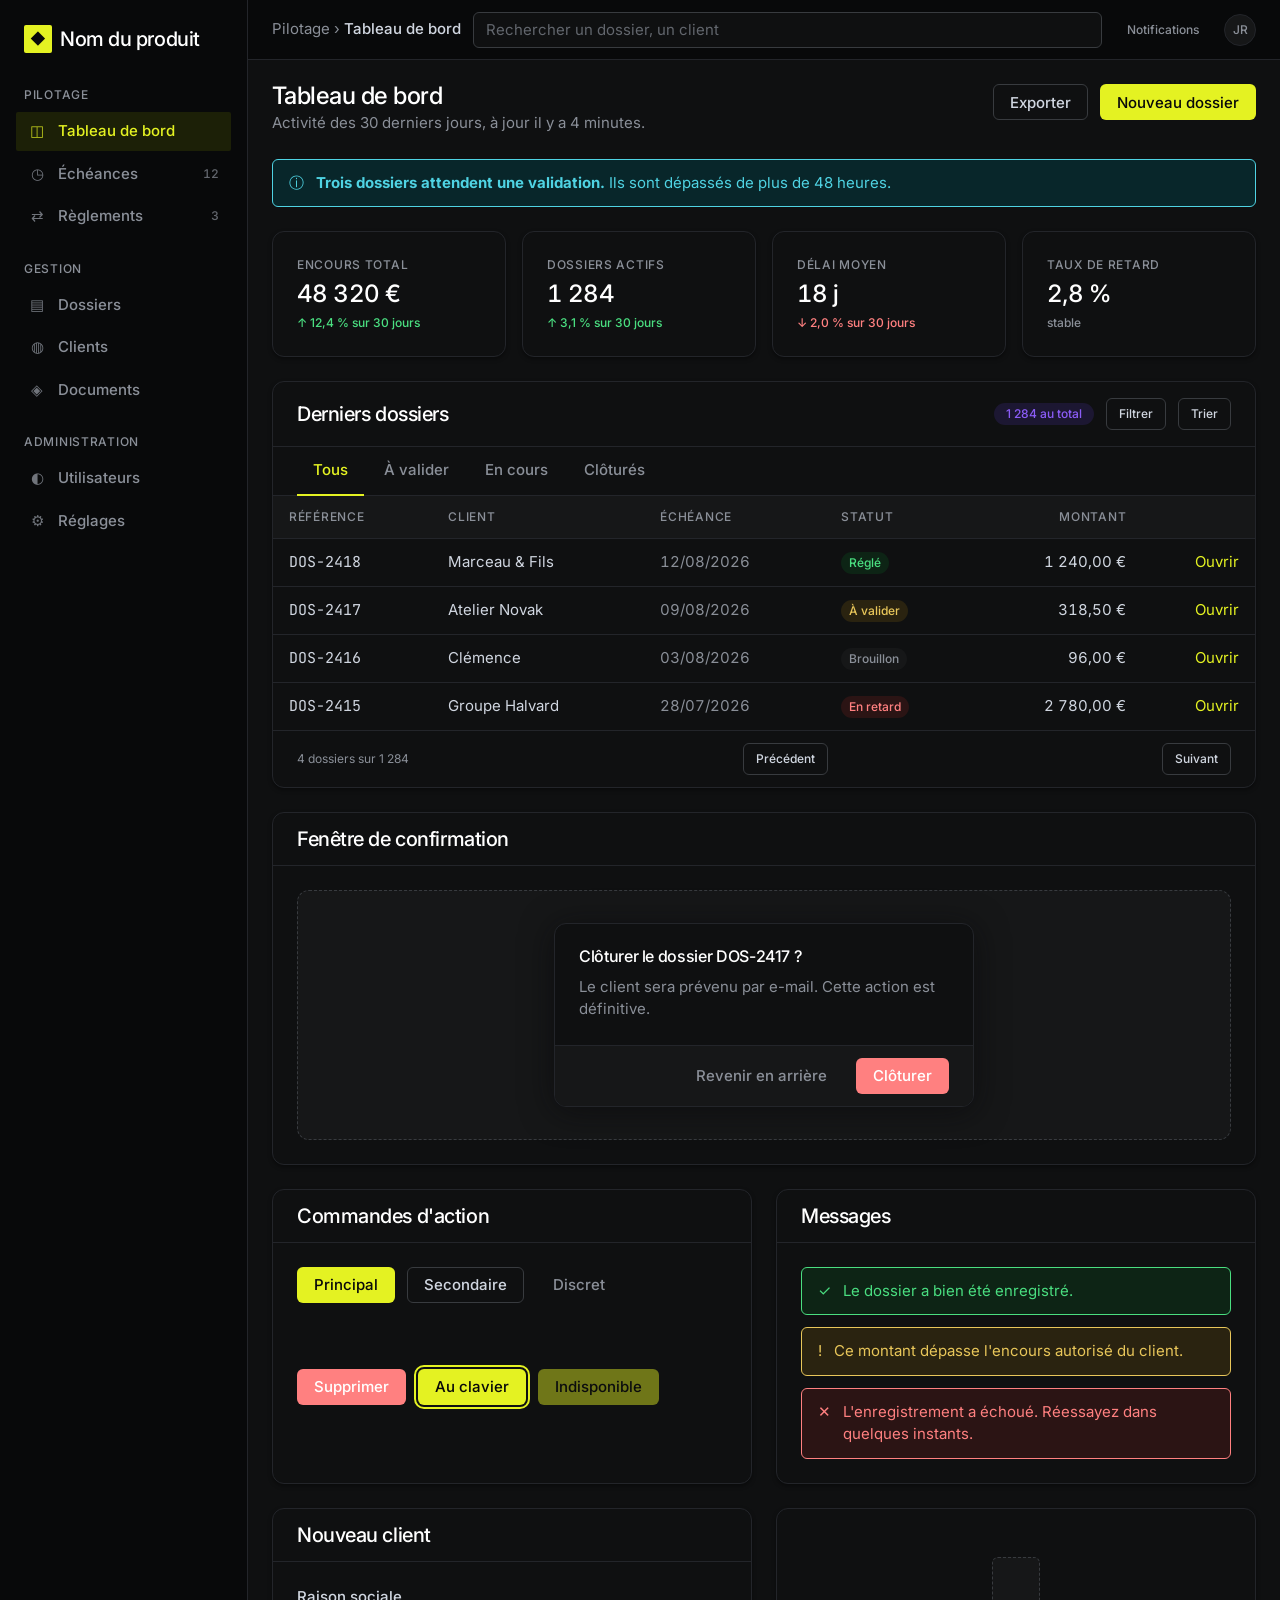
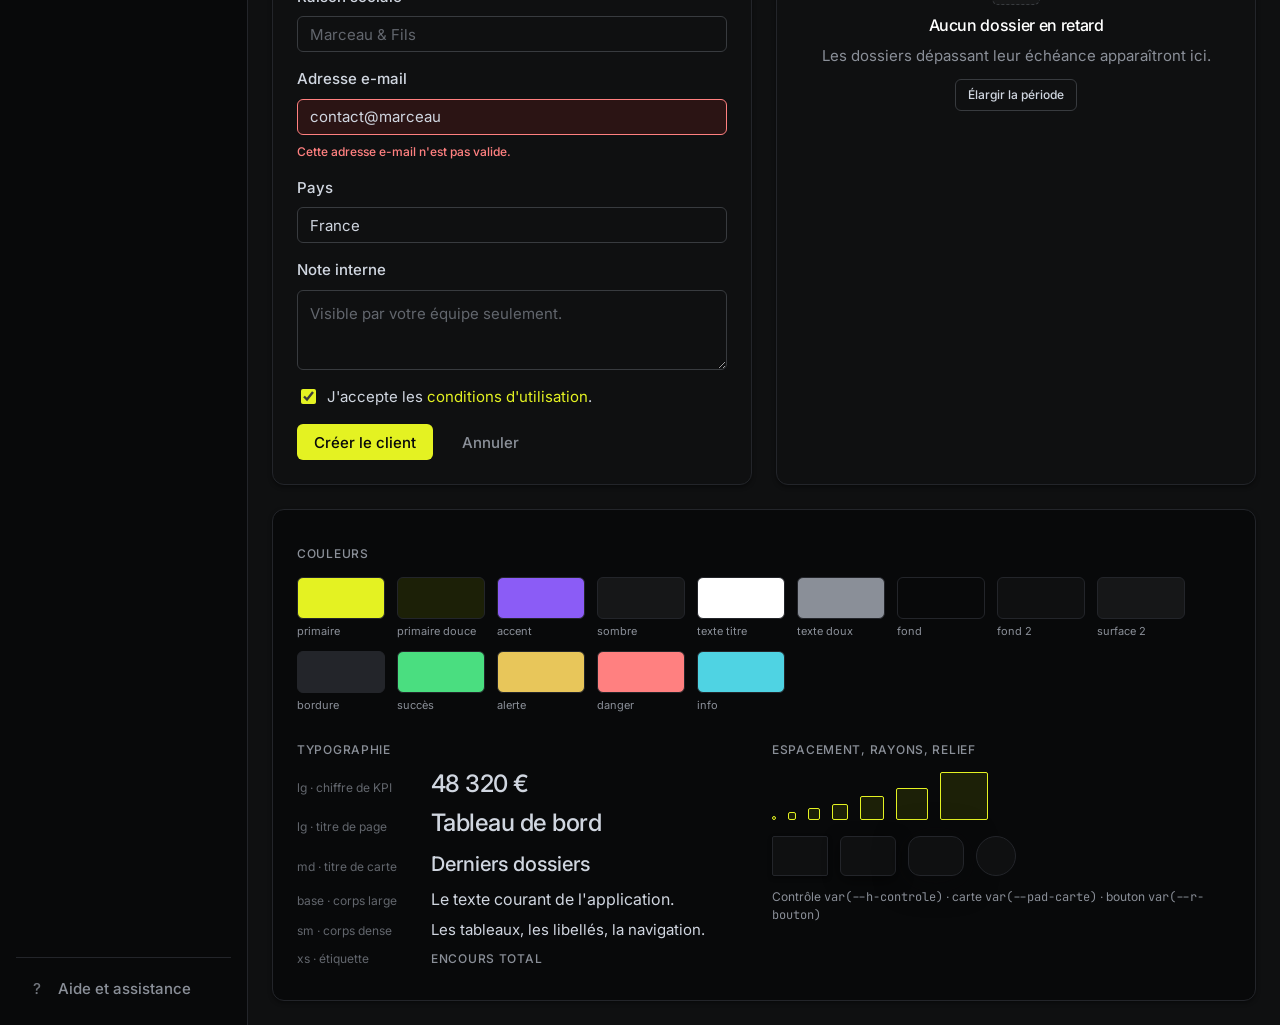
<file: .agents/skills/presta-maquettes/references/apercus/app/dark.html>
<!DOCTYPE html>
<html lang="fr">
<head>
<meta charset="utf-8">
<meta name="viewport" content="width=device-width, initial-scale=1">
<title>Dark</title>

<!-- ============================================================
     GABARIT D'APERÇU — ÉCRAN D'APPLICATION
     méthode Presta / presta-maquettes

     Le pendant de gabarit-apercu.html (page d'accueil), pour les
     projets dont le produit est une application, pas un site.

     MÊME CONTRAT DE VARIABLES que le gabarit page d'accueil : un
     fichier de references/partis-pris/*.css se colle indifféremment
     dans l'un ou dans l'autre, entre les deux marqueurs ci-dessous.

     Un seul fichier, aucune dépendance, aucun script.
     ============================================================ -->

<style>


/* ============================================================
   1. VARIABLES — LE SEUL BLOC À MODIFIER
   ============================================================ */
/* --- DEBUT VARIABLES --- */
/* Dark — Instrument de précision nocturne — fond quasi noir, typographie serrée, une seule couleur électrique réservée à l'action.
   Documentation complète : design-systems/dark.md */
@import url('https://fonts.googleapis.com/css2?family=Inter:wght@100..900&family=JetBrains+Mono:wght@400&display=swap');

:root {
  /* --- Couleurs : fonds et texte ------------------------- */
  --c-fond:            #08090a;   /* Void */
  --c-fond-2:          #0f1011;   /* Carbon */
  --c-surface:         #0f1011;
  --c-surface-2:       #161718;   /* Obsidian */
  --c-sombre:          #161718;
  --c-sur-sombre:      #ffffff;
  --c-sur-sombre-doux: #8a8f98;
  --c-contour-clair:   #383b3f;
  --c-bordure:         #23252a;   /* Graphite — la profondeur vient du filet, pas de l'ombre */
  --c-bordure-forte:   #383b3f;   /* Smoke */
  --c-texte-titre:     #ffffff;   /* Paper */
  --c-texte:           #d0d6e0;   /* Mist */
  --c-texte-doux:      #8a8f98;   /* Fog */
  --c-texte-faible:    #62666d;   /* Ash */

  /* --- Couleurs : marque --------------------------------- */
  --c-primaire:        #e4f222;   /* Acid Lime — la seule couleur chromatique d'action */
  --c-primaire-survol: #eef73f;
  --c-primaire-doux:   #1c2007;
  --c-sur-primaire:    #08090a;
  --c-focus:           #e4f222;
  --c-accent:          #8b5cf6;   /* Lavender — ponctuation décorative */
  --c-accent-doux:     #1c1732;

  /* --- Couleurs : sémantique ----------------------------- */
  --c-succes:          #4ade80;
  --c-succes-fond:     #0d2415;
  --c-alerte:          #e8c65a;   /* dérivé : le système n'a pas de couleur d'avertissement */
  --c-alerte-fond:     #2a2310;
  --c-danger:          #ff8080;   /* Coral Red éclairci pour rester lisible sur fond noir */
  --c-danger-fond:     #2b1414;
  --c-info:            #4fd3e3;   /* Signal Teal éclairci */
  --c-info-fond:       #08262a;

  /* --- Typographie --------------------------------------- */
  --police:       'Inter', -apple-system, BlinkMacSystemFont, "Segoe UI", Roboto, sans-serif;
  --police-titre: var(--police);
  --police-mono:  'JetBrains Mono', ui-monospace, SFMono-Regular, Menlo, Consolas, monospace;

  --ts-xs:   0.75rem;    /* 12 */
  --ts-sm:   0.9375rem;  /* 15 */
  --ts-base: 1rem;       /* 16 */
  --ts-md:   1.25rem;    /* 20 */
  --ts-lg:   1.5rem;     /* 24 */
  --ts-xl:   3rem;       /* 48 */
  --ts-2xl:  4rem;       /* 64 */
  --ts-3xl:  4.5rem;     /* 72 */

  --gr-normal: 400;
  --gr-moyen:  510;
  --gr-fort:   510;
  --gr-titre:  510;      /* plafond du système : jamais de gras 700 */

  --ih-serree:  1.0;
  --ih-normale: 1.5;
  --interlettre-titre: -0.022em;
  --interlettre-etiquette: 0.06em;

  /* --- Espacement (base 4px) ------------------------------ */
  --e-1: 4px;   --e-2: 8px;   --e-3: 12px;  --e-4: 16px;
  --e-5: 24px;  --e-6: 32px;  --e-7: 48px;  --e-8: 64px;  --e-9: 96px;

  /* --- Rayons -------------------------------------------- */
  --r-sm:    2px;
  --r-md:    6px;
  --r-lg:    12px;
  --r-xl:    12px;       /* le système interdit 16px+ sur les cartes */
  --r-plein: 9999px;
  --r-bouton: 6px;
  --r-saisie: 6px;

  /* --- Ombres et relief ---------------------------------- */
  --o-sm: rgba(0, 0, 0, .4) 0 2px 4px 0;
  --o-md: rgba(0, 0, 0, .5) 0 4px 16px 0;
  --o-lg: rgba(8, 9, 10, .6) 0 4px 32px 0;
  --trait: 1px;

  /* --- Densité et mise en page ---------------------------- */
  --h-controle:   36px;
  --pad-carte:    24px;
  --pad-section:  96px;
  --largeur-max:  1200px;
  --largeur-texte: 62ch;

  /* --- Ton éditorial -------------------------------------
     Sec, technique, sans emphase. Phrases courtes, aucun
     superlatif, aucun point d'exclamation.                   */
}
/* --- FIN VARIABLES --- */

/* ============================================================
   2. SOCLE — identique pour tous les partis pris
   ============================================================ */
*, *::before, *::after { box-sizing: border-box; }
html { -webkit-text-size-adjust: 100%; }
body {
  margin: 0;
  background: var(--c-fond-2);
  color: var(--c-texte);
  font-family: var(--police);
  font-size: var(--ts-sm);
  line-height: var(--ih-normale);
  -webkit-font-smoothing: antialiased;
}
h1, h2, h3, h4 {
  font-family: var(--police-titre);
  color: var(--c-texte-titre);
  font-weight: var(--gr-titre);
  line-height: var(--ih-serree);
  letter-spacing: var(--interlettre-titre);
  margin: 0;
}
h1 { font-size: var(--ts-lg); }
h2 { font-size: var(--ts-md); }
h3 { font-size: var(--ts-base); }
h4 { font-size: var(--ts-sm); }
p  { margin: 0; }
ul { margin: 0; padding: 0; list-style: none; }
a  { color: var(--c-primaire); text-decoration: none; }
a:hover { text-decoration: underline; }

.doux   { color: var(--c-texte-doux); }
.faible { color: var(--c-texte-faible); }
.mono   { font-family: var(--police-mono); }
.num    { font-variant-numeric: tabular-nums; }
.etiquette {
  font-size: var(--ts-xs);
  font-weight: var(--gr-fort);
  letter-spacing: var(--interlettre-etiquette);
  text-transform: uppercase;
  color: var(--c-texte-doux);
}

/* --- Coque de l'application ------------------------------- */
.appli { display: flex; min-height: 100vh; }

.laterale {
  width: 248px; flex: none;
  background: var(--c-fond);
  border-right: var(--trait) solid var(--c-bordure);
  padding: var(--e-4);
  display: flex; flex-direction: column; gap: var(--e-5);
}
.marque {
  display: flex; align-items: center; gap: var(--e-2);
  font-family: var(--police-titre);
  font-weight: var(--gr-titre);
  font-size: var(--ts-md);
  letter-spacing: var(--interlettre-titre);
  color: var(--c-texte-titre);
  padding: var(--e-2);
}
.marque:hover { text-decoration: none; }
.pastille {
  width: 28px; height: 28px; flex: none;
  border-radius: var(--r-sm);
  background: var(--c-primaire);
  color: var(--c-sur-primaire);
  display: grid; place-items: center;
  font-size: var(--ts-sm);
}
.groupe-nav { display: flex; flex-direction: column; gap: var(--e-1); }
.groupe-nav .etiquette { padding: 0 var(--e-2) var(--e-1); }
.groupe-nav a {
  display: flex; align-items: center; gap: var(--e-3);
  padding: var(--e-2) var(--e-3);
  border-radius: var(--r-sm);
  color: var(--c-texte-doux);
  font-weight: var(--gr-moyen);
}
.groupe-nav a:hover { background: var(--c-surface-2); color: var(--c-texte); text-decoration: none; }
.groupe-nav a[aria-current] { background: var(--c-primaire-doux); color: var(--c-primaire); }
.groupe-nav a .compteur {
  margin-left: auto;
  font-size: var(--ts-xs);
  font-variant-numeric: tabular-nums;
  color: var(--c-texte-faible);
}
.glyphe { width: 18px; text-align: center; flex: none; opacity: .8; }
.pied-laterale { margin-top: auto; border-top: var(--trait) solid var(--c-bordure); padding-top: var(--e-3); }

.zone { flex: 1; min-width: 0; display: flex; flex-direction: column; }

.barre {
  background: var(--c-fond);
  border-bottom: var(--trait) solid var(--c-bordure);
  padding: 0 var(--e-5);
  height: 60px;
  display: flex; align-items: center; gap: var(--e-3);
}
.fil { color: var(--c-texte-doux); margin-right: auto; white-space: nowrap; }
.fil b { color: var(--c-texte); font-weight: var(--gr-moyen); }
.recherche { width: 260px; }
.avatar {
  width: 32px; height: 32px; flex: none;
  border-radius: var(--r-plein);
  background: var(--c-surface-2);
  border: var(--trait) solid var(--c-bordure);
  display: grid; place-items: center;
  font-size: var(--ts-xs); font-weight: var(--gr-fort);
  color: var(--c-texte-doux);
}

.page {
  padding: var(--e-5);
  display: flex; flex-direction: column; gap: var(--e-5);
}
.entete-page { display: flex; align-items: flex-start; gap: var(--e-3); flex-wrap: wrap; }
.entete-page > div:first-child { flex: 1 1 320px; }
.entete-page p { margin-top: var(--e-1); color: var(--c-texte-doux); }

/* --- Cartes ----------------------------------------------- */
.carte {
  background: var(--c-surface);
  border: var(--trait) solid var(--c-bordure);
  border-radius: var(--r-lg);
  box-shadow: var(--o-sm);
}
.carte-entete {
  padding: var(--e-4) var(--e-5);
  border-bottom: var(--trait) solid var(--c-bordure);
  display: flex; align-items: center; gap: var(--e-3); flex-wrap: wrap;
}
.carte-entete h2 { margin-right: auto; }
.carte-corps { padding: var(--e-5); }

.grille-kpi {
  display: grid;
  grid-template-columns: repeat(auto-fit, minmax(200px, 1fr));
  gap: var(--e-4);
}
.kpi { padding: var(--e-5); display: flex; flex-direction: column; gap: var(--e-2); }
.kpi .valeur {
  font-family: var(--police-titre);
  font-size: var(--ts-lg);
  font-weight: var(--gr-titre);
  line-height: 1;
  letter-spacing: var(--interlettre-titre);
  color: var(--c-texte-titre);
  font-variant-numeric: tabular-nums;
}
.evolution { font-size: var(--ts-xs); font-weight: var(--gr-moyen); }
.evolution.hausse { color: var(--c-succes); }
.evolution.baisse { color: var(--c-danger); }

/* Deux cartes côte à côte au maximum, et seulement en bas de page.
   Tout ce qui porte de la donnée prend la largeur entière. */
.colonnes {
  display: grid;
  grid-template-columns: repeat(auto-fit, minmax(400px, 1fr));
  gap: var(--e-5);
}
/* les cartes d'une même rangée s'alignent en hauteur : aucun bloc ne flotte dans le vide */
.colonnes > .carte { display: flex; flex-direction: column; }
.colonnes > .carte > .carte-corps, .colonnes > .carte > .vide { flex: 1; }

/* --- Boutons ---------------------------------------------- */
.btn {
  display: inline-flex; align-items: center; justify-content: center; gap: var(--e-2);
  height: var(--h-controle);
  padding: 0 var(--e-4);
  border-radius: var(--r-bouton);
  border: var(--trait) solid transparent;
  font-family: inherit;
  font-size: var(--ts-sm);
  font-weight: var(--gr-fort);
  line-height: 1;
  cursor: pointer; white-space: nowrap;
  transition: background-color .12s ease, border-color .12s ease;
}
.btn-primaire { background: var(--c-primaire); color: var(--c-sur-primaire); }
.btn-primaire:hover { background: var(--c-primaire-survol); }
.btn-second { background: var(--c-surface); color: var(--c-texte); border-color: var(--c-bordure-forte); }
.btn-second:hover { background: var(--c-surface-2); }
.btn-discret { background: transparent; color: var(--c-texte-doux); }
.btn-discret:hover { background: var(--c-surface-2); color: var(--c-texte); }
.btn-danger { background: var(--c-danger); color: #fff; }
.btn-focus { outline: 2px solid var(--c-focus); outline-offset: 2px; }
.btn-petit { height: 32px; padding: 0 var(--e-3); font-size: var(--ts-xs); }
.btn:disabled, .btn[aria-disabled="true"] { opacity: .45; cursor: not-allowed; }

/* --- Formulaire ------------------------------------------- */
.formulaire { display: flex; flex-direction: column; gap: var(--e-4); }
.rangee { display: grid; grid-template-columns: 1fr 1fr; gap: var(--e-4); }
.champ { display: flex; flex-direction: column; gap: var(--e-2); }
.champ > label { font-size: var(--ts-sm); font-weight: var(--gr-moyen); color: var(--c-texte); }
.saisie {
  height: var(--h-controle);
  padding: 0 var(--e-3);
  border: var(--trait) solid var(--c-bordure-forte);
  border-radius: var(--r-saisie);
  background: var(--c-surface);
  color: var(--c-texte);
  font-family: inherit;
  font-size: var(--ts-sm);
  width: 100%;
}
.saisie::placeholder { color: var(--c-texte-faible); }
.saisie:focus { outline: 2px solid var(--c-focus); outline-offset: 1px; }
textarea.saisie { height: auto; min-height: 80px; padding: var(--e-3); line-height: var(--ih-normale); resize: vertical; }
select.saisie { appearance: none; }
.aide { font-size: var(--ts-xs); color: var(--c-texte-doux); }
.champ-erreur .saisie { border-color: var(--c-danger); background: var(--c-danger-fond); }
.msg-erreur { font-size: var(--ts-xs); color: var(--c-danger); font-weight: var(--gr-moyen); }
.case { display: flex; align-items: flex-start; gap: var(--e-2); }
.case input { margin-top: 3px; accent-color: var(--c-primaire); width: 15px; height: 15px; }
.actions-formulaire { display: flex; gap: var(--e-3); align-items: center; }

/* --- Onglets ---------------------------------------------- */
.onglets { display: flex; gap: var(--e-1); border-bottom: var(--trait) solid var(--c-bordure); padding: 0 var(--e-5); }
.onglets a {
  padding: var(--e-3) var(--e-4);
  font-weight: var(--gr-moyen);
  color: var(--c-texte-doux);
  border-bottom: 2px solid transparent;
  margin-bottom: -1px;
}
.onglets a:hover { color: var(--c-texte); text-decoration: none; }
.onglets a[aria-current] { color: var(--c-primaire); border-bottom-color: var(--c-primaire); }

/* --- Tableau ---------------------------------------------- */
.enveloppe-table { overflow-x: auto; }
table { width: 100%; border-collapse: collapse; }
thead th {
  background: var(--c-surface-2);
  text-align: left;
  padding: var(--e-3) var(--e-4);
  font-size: var(--ts-xs);
  font-weight: var(--gr-fort);
  letter-spacing: var(--interlettre-etiquette);
  text-transform: uppercase;
  color: var(--c-texte-doux);
  border-bottom: var(--trait) solid var(--c-bordure);
  white-space: nowrap;
}
tbody td { padding: var(--e-3) var(--e-4); border-bottom: var(--trait) solid var(--c-bordure); vertical-align: middle; }
tbody tr:last-child td { border-bottom: 0; }
tbody tr:hover { background: var(--c-surface-2); }
td.droite, th.droite { text-align: right; }
.pagination {
  display: flex; align-items: center; gap: var(--e-3);
  padding: var(--e-3) var(--e-5);
  border-top: var(--trait) solid var(--c-bordure);
  color: var(--c-texte-doux); font-size: var(--ts-xs);
}
.pagination .btn { margin-left: auto; }

/* --- Badges et messages ------------------------------------ */
.badge {
  display: inline-flex; align-items: center;
  padding: 2px var(--e-2);
  border-radius: var(--r-plein);
  font-size: var(--ts-xs);
  font-weight: var(--gr-fort);
  white-space: nowrap;
}
.badge-succes { background: var(--c-succes-fond); color: var(--c-succes); }
.badge-alerte { background: var(--c-alerte-fond); color: var(--c-alerte); }
.badge-danger { background: var(--c-danger-fond); color: var(--c-danger); }
.badge-neutre { background: var(--c-surface-2); color: var(--c-texte-doux); }

.message {
  display: flex; gap: var(--e-3);
  padding: var(--e-3) var(--e-4);
  border-radius: var(--r-md);
  border: var(--trait) solid transparent;
}
.message-info   { background: var(--c-info-fond);   color: var(--c-info);   border-color: var(--c-info); }
.message-succes { background: var(--c-succes-fond); color: var(--c-succes); border-color: var(--c-succes); }
.message-alerte { background: var(--c-alerte-fond); color: var(--c-alerte); border-color: var(--c-alerte); }
.message-danger { background: var(--c-danger-fond); color: var(--c-danger); border-color: var(--c-danger); }

/* --- Divers ------------------------------------------------ */
.vide {
  display: flex; flex-direction: column; align-items: center; gap: var(--e-3);
  padding: var(--e-7) var(--e-5);
  text-align: center;
}
.vide .cadre {
  width: 48px; height: 48px;
  border-radius: var(--r-md);
  background: var(--c-surface-2);
  border: var(--trait) dashed var(--c-bordure-forte);
}
.scene-modale {
  background: var(--c-surface-2);
  border: var(--trait) dashed var(--c-bordure-forte);
  border-radius: var(--r-lg);
  padding: var(--e-6);
  display: grid; place-items: center;
}
.modale {
  width: min(420px, 100%);
  background: var(--c-surface);
  border: var(--trait) solid var(--c-bordure);
  border-radius: var(--r-lg);
  box-shadow: var(--o-lg);
  overflow: hidden;
}
.modale .corps { padding: var(--e-5); display: flex; flex-direction: column; gap: var(--e-3); }
.modale .pied {
  padding: var(--e-3) var(--e-5);
  background: var(--c-surface-2);
  border-top: var(--trait) solid var(--c-bordure);
  display: flex; justify-content: flex-end; gap: var(--e-3);
}
.pilule {
  display: inline-flex; align-items: center; gap: var(--e-1);
  padding: 2px var(--e-3);
  border-radius: var(--r-plein);
  background: var(--c-accent-doux);
  color: var(--c-accent);
  font-size: var(--ts-xs);
  font-weight: var(--gr-fort);
}

/* --- Fiche du parti pris ----------------------------------- */
.fiche {
  border-top: var(--trait) solid var(--c-bordure);
  background: var(--c-fond);
  padding: var(--e-6) var(--e-5);
  display: flex; flex-direction: column; gap: var(--e-5);
}
.nuancier { display: flex; flex-wrap: wrap; gap: var(--e-3); }
.teinte { display: flex; flex-direction: column; gap: var(--e-1); width: 88px; }
.teinte .pave { height: 42px; border-radius: var(--r-md); border: var(--trait) solid var(--c-bordure); }
.teinte small { font-size: 11px; color: var(--c-texte-doux); }
.echelle-typo { display: flex; flex-direction: column; gap: var(--e-2); }
.echelle-typo > div { display: flex; align-items: baseline; gap: var(--e-4); }
.echelle-typo small { width: 118px; flex: none; font-size: var(--ts-xs); color: var(--c-texte-faible); }
.echelle-espace { display: flex; align-items: flex-end; gap: var(--e-3); }
.echelle-espace span { display: block; background: var(--c-primaire-doux); border: var(--trait) solid var(--c-primaire); border-radius: var(--r-sm); }

@media (max-width: 1080px) {
  .colonnes { grid-template-columns: 1fr; }
  .laterale { display: none; }
  .rangee { grid-template-columns: 1fr; }
}
</style>
</head>

<body>

<div class="appli">

  <!-- ---------- Barre latérale ---------- -->
  <aside class="laterale">
    <a class="marque" href="#"><span class="pastille">◆</span> Nom du produit</a>

    <nav class="groupe-nav">
      <span class="etiquette">Pilotage</span>
      <a href="#" aria-current="page"><span class="glyphe">◫</span> Tableau de bord</a>
      <a href="#"><span class="glyphe">◷</span> Échéances <span class="compteur">12</span></a>
      <a href="#"><span class="glyphe">⇄</span> Règlements <span class="compteur">3</span></a>
    </nav>

    <nav class="groupe-nav">
      <span class="etiquette">Gestion</span>
      <a href="#"><span class="glyphe">▤</span> Dossiers</a>
      <a href="#"><span class="glyphe">◍</span> Clients</a>
      <a href="#"><span class="glyphe">◈</span> Documents</a>
    </nav>

    <nav class="groupe-nav">
      <span class="etiquette">Administration</span>
      <a href="#"><span class="glyphe">◐</span> Utilisateurs</a>
      <a href="#"><span class="glyphe">⚙</span> Réglages</a>
    </nav>

    <div class="pied-laterale groupe-nav">
      <a href="#"><span class="glyphe">?</span> Aide et assistance</a>
    </div>
  </aside>

  <div class="zone">

    <!-- ---------- Barre supérieure ---------- -->
    <header class="barre">
      <div class="fil">Pilotage &rsaquo; <b>Tableau de bord</b></div>
      <input class="saisie recherche" placeholder="Rechercher un dossier, un client">
      <button class="btn btn-discret btn-petit">Notifications</button>
      <div class="avatar">JR</div>
    </header>

    <main class="page">

      <!-- ---------- Titre de page ---------- -->
      <div class="entete-page">
        <div>
          <h1>Tableau de bord</h1>
          <p>Activité des 30 derniers jours, à jour il y a 4 minutes.</p>
        </div>
        <button class="btn btn-second">Exporter</button>
        <button class="btn btn-primaire">Nouveau dossier</button>
      </div>

      <!-- ---------- Message ---------- -->
      <div class="message message-info">
        <span>ⓘ</span>
        <div><strong>Trois dossiers attendent une validation.</strong> Ils sont dépassés de plus de 48 heures.</div>
      </div>

      <!-- ---------- KPI ---------- -->
      <div class="grille-kpi">
        <div class="carte kpi">
          <span class="etiquette">Encours total</span>
          <span class="valeur">48 320 €</span>
          <span class="evolution hausse">↑ 12,4 % sur 30 jours</span>
        </div>
        <div class="carte kpi">
          <span class="etiquette">Dossiers actifs</span>
          <span class="valeur">1 284</span>
          <span class="evolution hausse">↑ 3,1 % sur 30 jours</span>
        </div>
        <div class="carte kpi">
          <span class="etiquette">Délai moyen</span>
          <span class="valeur">18 j</span>
          <span class="evolution baisse">↓ 2,0 % sur 30 jours</span>
        </div>
        <div class="carte kpi">
          <span class="etiquette">Taux de retard</span>
          <span class="valeur">2,8 %</span>
          <span class="evolution doux">stable</span>
        </div>
      </div>

      <!-- ---------- Onglets + tableau + pagination ---------- -->
      <section class="carte">
        <div class="carte-entete">
          <h2>Derniers dossiers</h2>
          <span class="pilule">1 284 au total</span>
          <button class="btn btn-second btn-petit">Filtrer</button>
          <button class="btn btn-second btn-petit">Trier</button>
        </div>
        <nav class="onglets">
          <a href="#" aria-current="page">Tous</a>
          <a href="#">À valider</a>
          <a href="#">En cours</a>
          <a href="#">Clôturés</a>
        </nav>
        <div class="enveloppe-table">
          <table>
            <thead>
              <tr>
                <th>Référence</th>
                <th>Client</th>
                <th>Échéance</th>
                <th>Statut</th>
                <th class="droite">Montant</th>
                <th></th>
              </tr>
            </thead>
            <tbody>
              <tr>
                <td class="mono">DOS-2418</td>
                <td>Marceau &amp; Fils</td>
                <td class="doux num">12/08/2026</td>
                <td><span class="badge badge-succes">Réglé</span></td>
                <td class="droite num">1 240,00 €</td>
                <td class="droite"><a href="#">Ouvrir</a></td>
              </tr>
              <tr>
                <td class="mono">DOS-2417</td>
                <td>Atelier Novak</td>
                <td class="doux num">09/08/2026</td>
                <td><span class="badge badge-alerte">À valider</span></td>
                <td class="droite num">318,50 €</td>
                <td class="droite"><a href="#">Ouvrir</a></td>
              </tr>
              <tr>
                <td class="mono">DOS-2416</td>
                <td>Clémence</td>
                <td class="doux num">03/08/2026</td>
                <td><span class="badge badge-neutre">Brouillon</span></td>
                <td class="droite num">96,00 €</td>
                <td class="droite"><a href="#">Ouvrir</a></td>
              </tr>
              <tr>
                <td class="mono">DOS-2415</td>
                <td>Groupe Halvard</td>
                <td class="doux num">28/07/2026</td>
                <td><span class="badge badge-danger">En retard</span></td>
                <td class="droite num">2 780,00 €</td>
                <td class="droite"><a href="#">Ouvrir</a></td>
              </tr>
            </tbody>
          </table>
        </div>
        <div class="pagination">
          <span>4 dossiers sur 1 284</span>
          <button class="btn btn-second btn-petit">Précédent</button>
          <button class="btn btn-second btn-petit">Suivant</button>
        </div>
      </section>

      <!-- ---------- Fenêtre modale ---------- -->
      <section class="carte">
        <div class="carte-entete"><h2>Fenêtre de confirmation</h2></div>
        <div class="carte-corps">
          <div class="scene-modale">
            <div class="modale">
              <div class="corps">
                <h3>Clôturer le dossier DOS-2417 ?</h3>
                <p class="doux">Le client sera prévenu par e-mail. Cette action est définitive.</p>
              </div>
              <div class="pied">
                <button class="btn btn-discret">Revenir en arrière</button>
                <button class="btn btn-danger">Clôturer</button>
              </div>
            </div>
          </div>
        </div>
      </section>

      <!-- ---------- Deux cartes côte à côte au maximum ---------- -->
      <div class="colonnes">

        <!-- ---------- États des commandes d'action ---------- -->
        <section class="carte">
          <div class="carte-entete"><h2>Commandes d'action</h2></div>
          <div class="carte-corps" style="display: flex; flex-wrap: wrap; gap: var(--e-3)">
            <button class="btn btn-primaire">Principal</button>
            <button class="btn btn-second">Secondaire</button>
            <button class="btn btn-discret">Discret</button>
            <button class="btn btn-danger">Supprimer</button>
            <button class="btn btn-primaire btn-focus">Au clavier</button>
            <button class="btn btn-primaire" disabled>Indisponible</button>
          </div>
        </section>

        <!-- ---------- Messages ---------- -->
        <section class="carte">
          <div class="carte-entete"><h2>Messages</h2></div>
          <div class="carte-corps" style="display: flex; flex-direction: column; gap: var(--e-3)">
            <div class="message message-succes"><span>✓</span><div>Le dossier a bien été enregistré.</div></div>
            <div class="message message-alerte"><span>!</span><div>Ce montant dépasse l'encours autorisé du client.</div></div>
            <div class="message message-danger"><span>✕</span><div>L'enregistrement a échoué. Réessayez dans quelques instants.</div></div>
          </div>
        </section>

        <!-- ---------- Formulaire ---------- -->
        <section class="carte">
          <div class="carte-entete"><h2>Nouveau client</h2></div>
          <div class="carte-corps">
            <form class="formulaire" onsubmit="return false">
              <div class="champ">
                <label for="ch-nom">Raison sociale</label>
                <input class="saisie" id="ch-nom" placeholder="Marceau &amp; Fils">
              </div>
              <div class="champ champ-erreur">
                <label for="ch-mail">Adresse e-mail</label>
                <input class="saisie" id="ch-mail" value="contact@marceau">
                <span class="msg-erreur">Cette adresse e-mail n'est pas valide.</span>
              </div>
              <div class="champ">
                <label for="ch-pays">Pays</label>
                <select class="saisie" id="ch-pays">
                  <option>France</option><option>Belgique</option><option>Suisse</option>
                </select>
              </div>
              <div class="champ">
                <label for="ch-note">Note interne</label>
                <textarea class="saisie" id="ch-note" placeholder="Visible par votre équipe seulement."></textarea>
              </div>
              <label class="case">
                <input type="checkbox" checked>
                <span>J'accepte les <a href="#">conditions d'utilisation</a>.</span>
              </label>
              <div class="actions-formulaire">
                <button class="btn btn-primaire">Créer le client</button>
                <button class="btn btn-discret">Annuler</button>
              </div>
            </form>
          </div>
        </section>

        <!-- ---------- État vide ---------- -->
        <section class="carte">
          <div class="vide">
            <div class="cadre"></div>
            <h3>Aucun dossier en retard</h3>
            <p class="doux">Les dossiers dépassant leur échéance apparaîtront ici.</p>
            <button class="btn btn-second btn-petit">Élargir la période</button>
          </div>
        </section>

      </div>

      <!-- ============================================================
           FICHE DU PARTI PRIS — les variables rendues visibles
           ============================================================ -->
      <section class="carte fiche">

        <div>
          <span class="etiquette">Couleurs</span>
          <div class="nuancier" style="margin-top: var(--e-3)">
            <div class="teinte"><div class="pave" style="background: var(--c-primaire)"></div><small>primaire</small></div>
            <div class="teinte"><div class="pave" style="background: var(--c-primaire-doux)"></div><small>primaire douce</small></div>
            <div class="teinte"><div class="pave" style="background: var(--c-accent)"></div><small>accent</small></div>
            <div class="teinte"><div class="pave" style="background: var(--c-sombre)"></div><small>sombre</small></div>
            <div class="teinte"><div class="pave" style="background: var(--c-texte-titre)"></div><small>texte titre</small></div>
            <div class="teinte"><div class="pave" style="background: var(--c-texte-doux)"></div><small>texte doux</small></div>
            <div class="teinte"><div class="pave" style="background: var(--c-fond)"></div><small>fond</small></div>
            <div class="teinte"><div class="pave" style="background: var(--c-fond-2)"></div><small>fond 2</small></div>
            <div class="teinte"><div class="pave" style="background: var(--c-surface-2)"></div><small>surface 2</small></div>
            <div class="teinte"><div class="pave" style="background: var(--c-bordure)"></div><small>bordure</small></div>
            <div class="teinte"><div class="pave" style="background: var(--c-succes)"></div><small>succès</small></div>
            <div class="teinte"><div class="pave" style="background: var(--c-alerte)"></div><small>alerte</small></div>
            <div class="teinte"><div class="pave" style="background: var(--c-danger)"></div><small>danger</small></div>
            <div class="teinte"><div class="pave" style="background: var(--c-info)"></div><small>info</small></div>
          </div>
        </div>

        <div class="rangee">
          <div>
            <span class="etiquette">Typographie</span>
            <div class="echelle-typo" style="margin-top: var(--e-3)">
              <div><small>lg · chiffre de KPI</small><span style="font-family: var(--police-titre); font-size: var(--ts-lg); font-weight: var(--gr-titre); line-height: 1; letter-spacing: var(--interlettre-titre)">48 320 €</span></div>
              <div><small>lg · titre de page</small><span style="font-family: var(--police-titre); font-size: var(--ts-lg); font-weight: var(--gr-titre); letter-spacing: var(--interlettre-titre)">Tableau de bord</span></div>
              <div><small>md · titre de carte</small><span style="font-family: var(--police-titre); font-size: var(--ts-md); font-weight: var(--gr-titre)">Derniers dossiers</span></div>
              <div><small>base · corps large</small><span style="font-size: var(--ts-base)">Le texte courant de l'application.</span></div>
              <div><small>sm · corps dense</small><span style="font-size: var(--ts-sm)">Les tableaux, les libellés, la navigation.</span></div>
              <div><small>xs · étiquette</small><span class="etiquette">Encours total</span></div>
            </div>
          </div>

          <div>
            <span class="etiquette">Espacement, rayons, relief</span>
            <div class="echelle-espace" style="margin-top: var(--e-3)">
              <span style="width: var(--e-1); height: var(--e-1)"></span>
              <span style="width: var(--e-2); height: var(--e-2)"></span>
              <span style="width: var(--e-3); height: var(--e-3)"></span>
              <span style="width: var(--e-4); height: var(--e-4)"></span>
              <span style="width: var(--e-5); height: var(--e-5)"></span>
              <span style="width: var(--e-6); height: var(--e-6)"></span>
              <span style="width: var(--e-7); height: var(--e-7)"></span>
            </div>
            <div style="display: flex; gap: var(--e-3); align-items: flex-end; margin-top: var(--e-4)">
              <div style="width: 56px; height: 40px; background: var(--c-surface); border: var(--trait) solid var(--c-bordure); border-radius: var(--r-sm); box-shadow: var(--o-sm)"></div>
              <div style="width: 56px; height: 40px; background: var(--c-surface); border: var(--trait) solid var(--c-bordure); border-radius: var(--r-md); box-shadow: var(--o-md)"></div>
              <div style="width: 56px; height: 40px; background: var(--c-surface); border: var(--trait) solid var(--c-bordure); border-radius: var(--r-lg); box-shadow: var(--o-lg)"></div>
              <div style="width: 40px; height: 40px; background: var(--c-surface); border: var(--trait) solid var(--c-bordure); border-radius: var(--r-plein)"></div>
            </div>
            <p class="aide" style="margin-top: var(--e-3)">
              Contrôle <span class="mono">var(--h-controle)</span> ·
              carte <span class="mono">var(--pad-carte)</span> ·
              bouton <span class="mono">var(--r-bouton)</span>
            </p>
          </div>
        </div>

      </section>

    </main>
  </div>
</div>

</body>
</html>
</file>
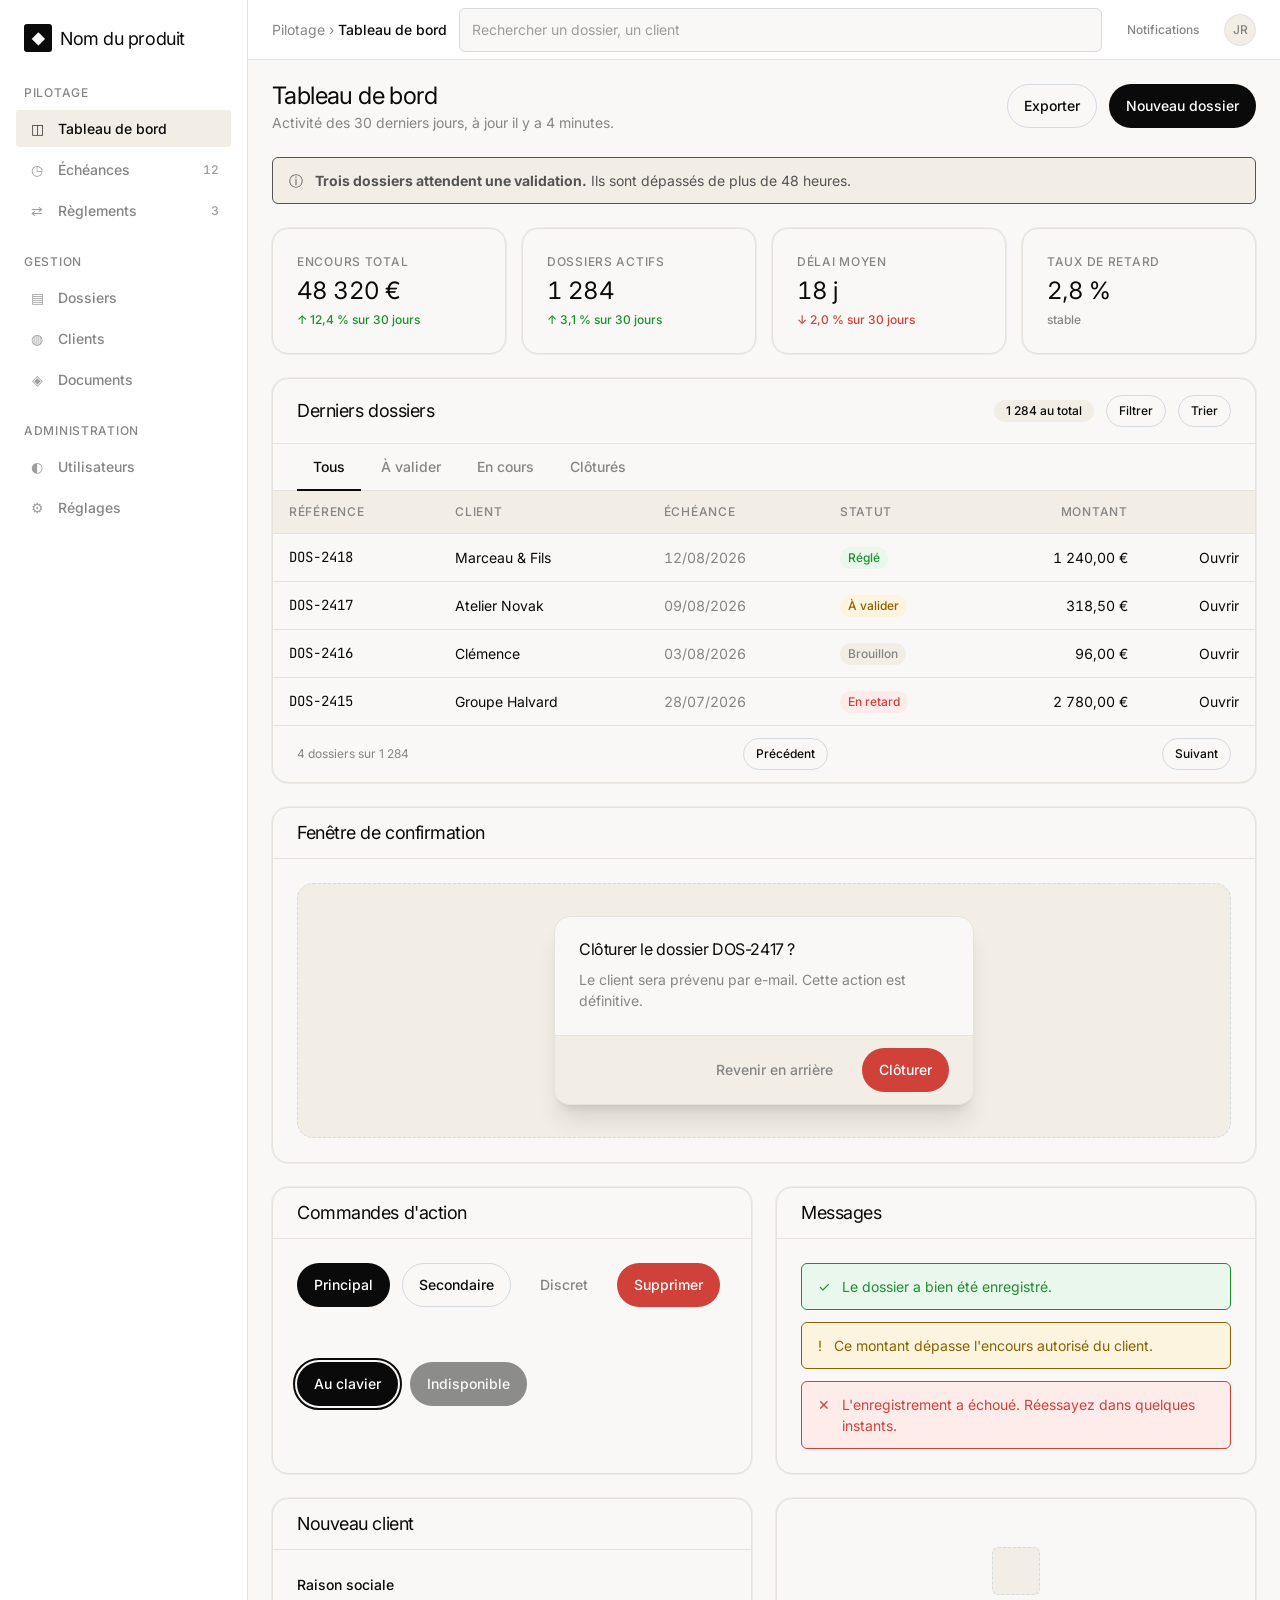
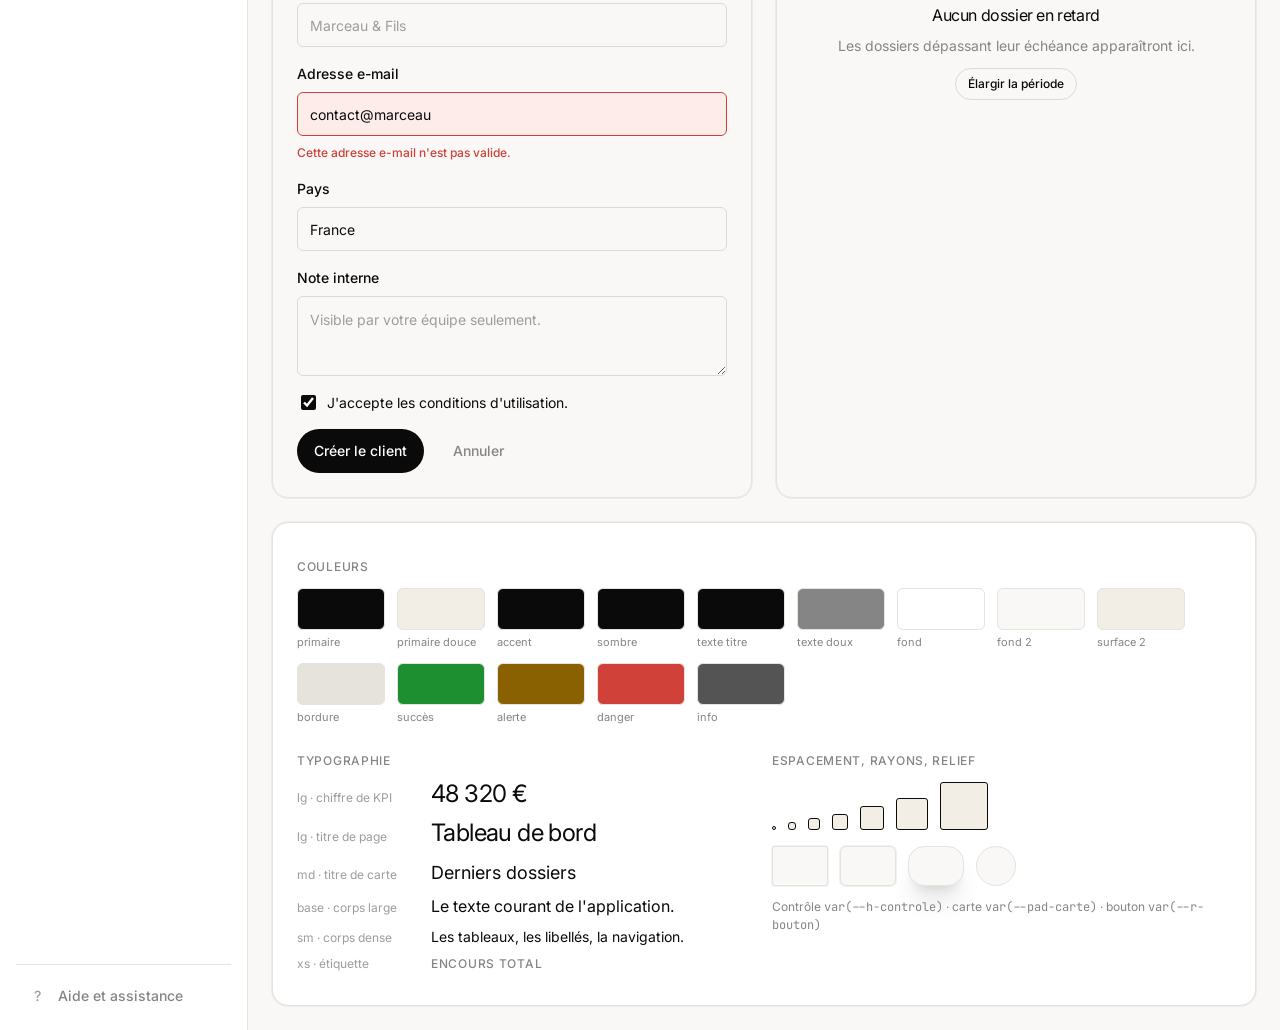
<file: .agents/skills/presta-maquettes/references/apercus/app/light.html>
<!DOCTYPE html>
<html lang="fr">
<head>
<meta charset="utf-8">
<meta name="viewport" content="width=device-width, initial-scale=1">
<title>Light</title>

<!-- ============================================================
     GABARIT D'APERÇU — ÉCRAN D'APPLICATION
     méthode Presta / presta-maquettes

     Le pendant de gabarit-apercu.html (page d'accueil), pour les
     projets dont le produit est une application, pas un site.

     MÊME CONTRAT DE VARIABLES que le gabarit page d'accueil : un
     fichier de references/partis-pris/*.css se colle indifféremment
     dans l'un ou dans l'autre, entre les deux marqueurs ci-dessous.

     Un seul fichier, aucune dépendance, aucun script.
     ============================================================ -->

<style>


/* ============================================================
   1. VARIABLES — LE SEUL BLOC À MODIFIER
   ============================================================ */
/* --- DEBUT VARIABLES --- */
/* Light — Laboratoire crème et pastille noire — blanc chaud, très gros titres non gras, cartes crème plates, boutons en pastille noire.
   Documentation complète : design-systems/light.md */
@import url('https://fonts.googleapis.com/css2?family=Inter:wght@100..900&family=JetBrains+Mono:wght@400&display=swap');

:root {
  /* --- Couleurs : fonds et texte ------------------------- */
  --c-fond:            #ffffff;   /* Paper */
  --c-fond-2:          #f9f8f6;   /* Cream */
  --c-surface:         #f9f8f6;   /* la carte est crème, la page est blanche */
  --c-surface-2:       #f2ede5;   /* Sand */
  --c-sombre:          #0a0a0a;   /* Jet Ink */
  --c-sur-sombre:      #ffffff;
  --c-sur-sombre-doux: rgba(255, 255, 255, .66);
  --c-contour-clair:   rgba(255, 255, 255, .28);
  --c-bordure:         #e6e2dc;   /* discret : les cartes doivent lire comme plates */
  --c-bordure-forte:   #d5d9e2;   /* Dove — le seul filet du système */
  --c-texte-titre:     #0a0a0a;
  --c-texte:           #0a0a0a;
  --c-texte-doux:      #858585;   /* Fog */
  --c-texte-faible:    #9d9d9d;   /* Pewter */

  /* --- Couleurs : marque --------------------------------- */
  --c-primaire:        #0a0a0a;   /* le CTA est noir, jamais chromatique */
  --c-primaire-survol: #2b2b2b;
  --c-primaire-doux:   #f2ede5;
  --c-sur-primaire:    #ffffff;
  --c-focus:           #0a0a0a;
  --c-accent:          #0a0a0a;   /* pilule Beta : encre sur lavis chaud */
  --c-accent-doux:     #f2ede5;

  /* --- Couleurs : sémantique ----------------------------- */
  --c-succes:          #1d8f31;   /* Sprout assombri pour rester lisible en texte */
  --c-succes-fond:     #eaf7ec;
  --c-alerte:          #8a6100;   /* Sunbeam assombri */
  --c-alerte-fond:     #fdf4e0;
  --c-danger:          #cf4139;   /* Ember assombri */
  --c-danger-fond:     #fdecea;
  --c-info:            #545454;   /* Steel — l'info reste monochrome */
  --c-info-fond:       #f2ede5;

  /* --- Typographie --------------------------------------- */
  --police:       'Inter', -apple-system, BlinkMacSystemFont, "Segoe UI", Roboto, sans-serif;
  --police-titre: var(--police);
  --police-mono:  'JetBrains Mono', ui-monospace, SFMono-Regular, Menlo, Consolas, monospace;

  --ts-xs:   0.75rem;    /* 12 */
  --ts-sm:   0.875rem;   /* 14 */
  --ts-base: 1rem;       /* 16 */
  --ts-md:   1.125rem;   /* 18 */
  --ts-lg:   1.5rem;     /* 24 */
  --ts-xl:   3rem;       /* 48 */
  --ts-2xl:  4.5rem;     /* 72 */
  --ts-3xl:  4.5rem;

  --gr-normal: 400;
  --gr-moyen:  500;
  --gr-fort:   500;
  --gr-titre:  400;      /* la signature : les titres ne sont pas gras */

  --ih-serree:  1.0;     /* les titres sont verrouillés sur la grille */
  --ih-normale: 1.5;
  --interlettre-titre: -0.025em;
  --interlettre-etiquette: 0.06em;

  /* --- Espacement (base 4px) ------------------------------ */
  --e-1: 4px;   --e-2: 8px;   --e-3: 12px;  --e-4: 16px;
  --e-5: 24px;  --e-6: 32px;  --e-7: 48px;  --e-8: 64px;  --e-9: 96px;

  /* --- Rayons -------------------------------------------- */
  --r-sm:    3px;
  --r-md:    6px;
  --r-lg:    16px;
  --r-xl:    16px;
  --r-plein: 9999px;
  --r-bouton: 9999px;    /* la pastille est la forme signature du système */
  --r-saisie: 6px;

  /* --- Ombres et relief ---------------------------------- */
  --o-sm: rgba(10, 10, 10, .05) 0 0 0 1px;
  --o-md: rgba(0, 0, 0, .06) 0 0 0 1px, rgba(15, 23, 42, .18) 0 18px 40px -24px;
  --o-lg: rgba(0, 0, 0, .1) 0 20px 25px -5px, rgba(0, 0, 0, .1) 0 8px 10px -6px;
  --trait: 1px;

  /* --- Densité et mise en page ---------------------------- */
  --h-controle:   44px;
  --pad-carte:    40px;
  --pad-section:  80px;
  --largeur-max:  1200px;
  --largeur-texte: 62ch;

  /* --- Ton éditorial -------------------------------------
     Affirmatif et bref. La promesse tient en une phrase,
     le reste explique. Pas de vocabulaire commercial.        */
}
/* --- FIN VARIABLES --- */

/* ============================================================
   2. SOCLE — identique pour tous les partis pris
   ============================================================ */
*, *::before, *::after { box-sizing: border-box; }
html { -webkit-text-size-adjust: 100%; }
body {
  margin: 0;
  background: var(--c-fond-2);
  color: var(--c-texte);
  font-family: var(--police);
  font-size: var(--ts-sm);
  line-height: var(--ih-normale);
  -webkit-font-smoothing: antialiased;
}
h1, h2, h3, h4 {
  font-family: var(--police-titre);
  color: var(--c-texte-titre);
  font-weight: var(--gr-titre);
  line-height: var(--ih-serree);
  letter-spacing: var(--interlettre-titre);
  margin: 0;
}
h1 { font-size: var(--ts-lg); }
h2 { font-size: var(--ts-md); }
h3 { font-size: var(--ts-base); }
h4 { font-size: var(--ts-sm); }
p  { margin: 0; }
ul { margin: 0; padding: 0; list-style: none; }
a  { color: var(--c-primaire); text-decoration: none; }
a:hover { text-decoration: underline; }

.doux   { color: var(--c-texte-doux); }
.faible { color: var(--c-texte-faible); }
.mono   { font-family: var(--police-mono); }
.num    { font-variant-numeric: tabular-nums; }
.etiquette {
  font-size: var(--ts-xs);
  font-weight: var(--gr-fort);
  letter-spacing: var(--interlettre-etiquette);
  text-transform: uppercase;
  color: var(--c-texte-doux);
}

/* --- Coque de l'application ------------------------------- */
.appli { display: flex; min-height: 100vh; }

.laterale {
  width: 248px; flex: none;
  background: var(--c-fond);
  border-right: var(--trait) solid var(--c-bordure);
  padding: var(--e-4);
  display: flex; flex-direction: column; gap: var(--e-5);
}
.marque {
  display: flex; align-items: center; gap: var(--e-2);
  font-family: var(--police-titre);
  font-weight: var(--gr-titre);
  font-size: var(--ts-md);
  letter-spacing: var(--interlettre-titre);
  color: var(--c-texte-titre);
  padding: var(--e-2);
}
.marque:hover { text-decoration: none; }
.pastille {
  width: 28px; height: 28px; flex: none;
  border-radius: var(--r-sm);
  background: var(--c-primaire);
  color: var(--c-sur-primaire);
  display: grid; place-items: center;
  font-size: var(--ts-sm);
}
.groupe-nav { display: flex; flex-direction: column; gap: var(--e-1); }
.groupe-nav .etiquette { padding: 0 var(--e-2) var(--e-1); }
.groupe-nav a {
  display: flex; align-items: center; gap: var(--e-3);
  padding: var(--e-2) var(--e-3);
  border-radius: var(--r-sm);
  color: var(--c-texte-doux);
  font-weight: var(--gr-moyen);
}
.groupe-nav a:hover { background: var(--c-surface-2); color: var(--c-texte); text-decoration: none; }
.groupe-nav a[aria-current] { background: var(--c-primaire-doux); color: var(--c-primaire); }
.groupe-nav a .compteur {
  margin-left: auto;
  font-size: var(--ts-xs);
  font-variant-numeric: tabular-nums;
  color: var(--c-texte-faible);
}
.glyphe { width: 18px; text-align: center; flex: none; opacity: .8; }
.pied-laterale { margin-top: auto; border-top: var(--trait) solid var(--c-bordure); padding-top: var(--e-3); }

.zone { flex: 1; min-width: 0; display: flex; flex-direction: column; }

.barre {
  background: var(--c-fond);
  border-bottom: var(--trait) solid var(--c-bordure);
  padding: 0 var(--e-5);
  height: 60px;
  display: flex; align-items: center; gap: var(--e-3);
}
.fil { color: var(--c-texte-doux); margin-right: auto; white-space: nowrap; }
.fil b { color: var(--c-texte); font-weight: var(--gr-moyen); }
.recherche { width: 260px; }
.avatar {
  width: 32px; height: 32px; flex: none;
  border-radius: var(--r-plein);
  background: var(--c-surface-2);
  border: var(--trait) solid var(--c-bordure);
  display: grid; place-items: center;
  font-size: var(--ts-xs); font-weight: var(--gr-fort);
  color: var(--c-texte-doux);
}

.page {
  padding: var(--e-5);
  display: flex; flex-direction: column; gap: var(--e-5);
}
.entete-page { display: flex; align-items: flex-start; gap: var(--e-3); flex-wrap: wrap; }
.entete-page > div:first-child { flex: 1 1 320px; }
.entete-page p { margin-top: var(--e-1); color: var(--c-texte-doux); }

/* --- Cartes ----------------------------------------------- */
.carte {
  background: var(--c-surface);
  border: var(--trait) solid var(--c-bordure);
  border-radius: var(--r-lg);
  box-shadow: var(--o-sm);
}
.carte-entete {
  padding: var(--e-4) var(--e-5);
  border-bottom: var(--trait) solid var(--c-bordure);
  display: flex; align-items: center; gap: var(--e-3); flex-wrap: wrap;
}
.carte-entete h2 { margin-right: auto; }
.carte-corps { padding: var(--e-5); }

.grille-kpi {
  display: grid;
  grid-template-columns: repeat(auto-fit, minmax(200px, 1fr));
  gap: var(--e-4);
}
.kpi { padding: var(--e-5); display: flex; flex-direction: column; gap: var(--e-2); }
.kpi .valeur {
  font-family: var(--police-titre);
  font-size: var(--ts-lg);
  font-weight: var(--gr-titre);
  line-height: 1;
  letter-spacing: var(--interlettre-titre);
  color: var(--c-texte-titre);
  font-variant-numeric: tabular-nums;
}
.evolution { font-size: var(--ts-xs); font-weight: var(--gr-moyen); }
.evolution.hausse { color: var(--c-succes); }
.evolution.baisse { color: var(--c-danger); }

/* Deux cartes côte à côte au maximum, et seulement en bas de page.
   Tout ce qui porte de la donnée prend la largeur entière. */
.colonnes {
  display: grid;
  grid-template-columns: repeat(auto-fit, minmax(400px, 1fr));
  gap: var(--e-5);
}
/* les cartes d'une même rangée s'alignent en hauteur : aucun bloc ne flotte dans le vide */
.colonnes > .carte { display: flex; flex-direction: column; }
.colonnes > .carte > .carte-corps, .colonnes > .carte > .vide { flex: 1; }

/* --- Boutons ---------------------------------------------- */
.btn {
  display: inline-flex; align-items: center; justify-content: center; gap: var(--e-2);
  height: var(--h-controle);
  padding: 0 var(--e-4);
  border-radius: var(--r-bouton);
  border: var(--trait) solid transparent;
  font-family: inherit;
  font-size: var(--ts-sm);
  font-weight: var(--gr-fort);
  line-height: 1;
  cursor: pointer; white-space: nowrap;
  transition: background-color .12s ease, border-color .12s ease;
}
.btn-primaire { background: var(--c-primaire); color: var(--c-sur-primaire); }
.btn-primaire:hover { background: var(--c-primaire-survol); }
.btn-second { background: var(--c-surface); color: var(--c-texte); border-color: var(--c-bordure-forte); }
.btn-second:hover { background: var(--c-surface-2); }
.btn-discret { background: transparent; color: var(--c-texte-doux); }
.btn-discret:hover { background: var(--c-surface-2); color: var(--c-texte); }
.btn-danger { background: var(--c-danger); color: #fff; }
.btn-focus { outline: 2px solid var(--c-focus); outline-offset: 2px; }
.btn-petit { height: 32px; padding: 0 var(--e-3); font-size: var(--ts-xs); }
.btn:disabled, .btn[aria-disabled="true"] { opacity: .45; cursor: not-allowed; }

/* --- Formulaire ------------------------------------------- */
.formulaire { display: flex; flex-direction: column; gap: var(--e-4); }
.rangee { display: grid; grid-template-columns: 1fr 1fr; gap: var(--e-4); }
.champ { display: flex; flex-direction: column; gap: var(--e-2); }
.champ > label { font-size: var(--ts-sm); font-weight: var(--gr-moyen); color: var(--c-texte); }
.saisie {
  height: var(--h-controle);
  padding: 0 var(--e-3);
  border: var(--trait) solid var(--c-bordure-forte);
  border-radius: var(--r-saisie);
  background: var(--c-surface);
  color: var(--c-texte);
  font-family: inherit;
  font-size: var(--ts-sm);
  width: 100%;
}
.saisie::placeholder { color: var(--c-texte-faible); }
.saisie:focus { outline: 2px solid var(--c-focus); outline-offset: 1px; }
textarea.saisie { height: auto; min-height: 80px; padding: var(--e-3); line-height: var(--ih-normale); resize: vertical; }
select.saisie { appearance: none; }
.aide { font-size: var(--ts-xs); color: var(--c-texte-doux); }
.champ-erreur .saisie { border-color: var(--c-danger); background: var(--c-danger-fond); }
.msg-erreur { font-size: var(--ts-xs); color: var(--c-danger); font-weight: var(--gr-moyen); }
.case { display: flex; align-items: flex-start; gap: var(--e-2); }
.case input { margin-top: 3px; accent-color: var(--c-primaire); width: 15px; height: 15px; }
.actions-formulaire { display: flex; gap: var(--e-3); align-items: center; }

/* --- Onglets ---------------------------------------------- */
.onglets { display: flex; gap: var(--e-1); border-bottom: var(--trait) solid var(--c-bordure); padding: 0 var(--e-5); }
.onglets a {
  padding: var(--e-3) var(--e-4);
  font-weight: var(--gr-moyen);
  color: var(--c-texte-doux);
  border-bottom: 2px solid transparent;
  margin-bottom: -1px;
}
.onglets a:hover { color: var(--c-texte); text-decoration: none; }
.onglets a[aria-current] { color: var(--c-primaire); border-bottom-color: var(--c-primaire); }

/* --- Tableau ---------------------------------------------- */
.enveloppe-table { overflow-x: auto; }
table { width: 100%; border-collapse: collapse; }
thead th {
  background: var(--c-surface-2);
  text-align: left;
  padding: var(--e-3) var(--e-4);
  font-size: var(--ts-xs);
  font-weight: var(--gr-fort);
  letter-spacing: var(--interlettre-etiquette);
  text-transform: uppercase;
  color: var(--c-texte-doux);
  border-bottom: var(--trait) solid var(--c-bordure);
  white-space: nowrap;
}
tbody td { padding: var(--e-3) var(--e-4); border-bottom: var(--trait) solid var(--c-bordure); vertical-align: middle; }
tbody tr:last-child td { border-bottom: 0; }
tbody tr:hover { background: var(--c-surface-2); }
td.droite, th.droite { text-align: right; }
.pagination {
  display: flex; align-items: center; gap: var(--e-3);
  padding: var(--e-3) var(--e-5);
  border-top: var(--trait) solid var(--c-bordure);
  color: var(--c-texte-doux); font-size: var(--ts-xs);
}
.pagination .btn { margin-left: auto; }

/* --- Badges et messages ------------------------------------ */
.badge {
  display: inline-flex; align-items: center;
  padding: 2px var(--e-2);
  border-radius: var(--r-plein);
  font-size: var(--ts-xs);
  font-weight: var(--gr-fort);
  white-space: nowrap;
}
.badge-succes { background: var(--c-succes-fond); color: var(--c-succes); }
.badge-alerte { background: var(--c-alerte-fond); color: var(--c-alerte); }
.badge-danger { background: var(--c-danger-fond); color: var(--c-danger); }
.badge-neutre { background: var(--c-surface-2); color: var(--c-texte-doux); }

.message {
  display: flex; gap: var(--e-3);
  padding: var(--e-3) var(--e-4);
  border-radius: var(--r-md);
  border: var(--trait) solid transparent;
}
.message-info   { background: var(--c-info-fond);   color: var(--c-info);   border-color: var(--c-info); }
.message-succes { background: var(--c-succes-fond); color: var(--c-succes); border-color: var(--c-succes); }
.message-alerte { background: var(--c-alerte-fond); color: var(--c-alerte); border-color: var(--c-alerte); }
.message-danger { background: var(--c-danger-fond); color: var(--c-danger); border-color: var(--c-danger); }

/* --- Divers ------------------------------------------------ */
.vide {
  display: flex; flex-direction: column; align-items: center; gap: var(--e-3);
  padding: var(--e-7) var(--e-5);
  text-align: center;
}
.vide .cadre {
  width: 48px; height: 48px;
  border-radius: var(--r-md);
  background: var(--c-surface-2);
  border: var(--trait) dashed var(--c-bordure-forte);
}
.scene-modale {
  background: var(--c-surface-2);
  border: var(--trait) dashed var(--c-bordure-forte);
  border-radius: var(--r-lg);
  padding: var(--e-6);
  display: grid; place-items: center;
}
.modale {
  width: min(420px, 100%);
  background: var(--c-surface);
  border: var(--trait) solid var(--c-bordure);
  border-radius: var(--r-lg);
  box-shadow: var(--o-lg);
  overflow: hidden;
}
.modale .corps { padding: var(--e-5); display: flex; flex-direction: column; gap: var(--e-3); }
.modale .pied {
  padding: var(--e-3) var(--e-5);
  background: var(--c-surface-2);
  border-top: var(--trait) solid var(--c-bordure);
  display: flex; justify-content: flex-end; gap: var(--e-3);
}
.pilule {
  display: inline-flex; align-items: center; gap: var(--e-1);
  padding: 2px var(--e-3);
  border-radius: var(--r-plein);
  background: var(--c-accent-doux);
  color: var(--c-accent);
  font-size: var(--ts-xs);
  font-weight: var(--gr-fort);
}

/* --- Fiche du parti pris ----------------------------------- */
.fiche {
  border-top: var(--trait) solid var(--c-bordure);
  background: var(--c-fond);
  padding: var(--e-6) var(--e-5);
  display: flex; flex-direction: column; gap: var(--e-5);
}
.nuancier { display: flex; flex-wrap: wrap; gap: var(--e-3); }
.teinte { display: flex; flex-direction: column; gap: var(--e-1); width: 88px; }
.teinte .pave { height: 42px; border-radius: var(--r-md); border: var(--trait) solid var(--c-bordure); }
.teinte small { font-size: 11px; color: var(--c-texte-doux); }
.echelle-typo { display: flex; flex-direction: column; gap: var(--e-2); }
.echelle-typo > div { display: flex; align-items: baseline; gap: var(--e-4); }
.echelle-typo small { width: 118px; flex: none; font-size: var(--ts-xs); color: var(--c-texte-faible); }
.echelle-espace { display: flex; align-items: flex-end; gap: var(--e-3); }
.echelle-espace span { display: block; background: var(--c-primaire-doux); border: var(--trait) solid var(--c-primaire); border-radius: var(--r-sm); }

@media (max-width: 1080px) {
  .colonnes { grid-template-columns: 1fr; }
  .laterale { display: none; }
  .rangee { grid-template-columns: 1fr; }
}
</style>
</head>

<body>

<div class="appli">

  <!-- ---------- Barre latérale ---------- -->
  <aside class="laterale">
    <a class="marque" href="#"><span class="pastille">◆</span> Nom du produit</a>

    <nav class="groupe-nav">
      <span class="etiquette">Pilotage</span>
      <a href="#" aria-current="page"><span class="glyphe">◫</span> Tableau de bord</a>
      <a href="#"><span class="glyphe">◷</span> Échéances <span class="compteur">12</span></a>
      <a href="#"><span class="glyphe">⇄</span> Règlements <span class="compteur">3</span></a>
    </nav>

    <nav class="groupe-nav">
      <span class="etiquette">Gestion</span>
      <a href="#"><span class="glyphe">▤</span> Dossiers</a>
      <a href="#"><span class="glyphe">◍</span> Clients</a>
      <a href="#"><span class="glyphe">◈</span> Documents</a>
    </nav>

    <nav class="groupe-nav">
      <span class="etiquette">Administration</span>
      <a href="#"><span class="glyphe">◐</span> Utilisateurs</a>
      <a href="#"><span class="glyphe">⚙</span> Réglages</a>
    </nav>

    <div class="pied-laterale groupe-nav">
      <a href="#"><span class="glyphe">?</span> Aide et assistance</a>
    </div>
  </aside>

  <div class="zone">

    <!-- ---------- Barre supérieure ---------- -->
    <header class="barre">
      <div class="fil">Pilotage &rsaquo; <b>Tableau de bord</b></div>
      <input class="saisie recherche" placeholder="Rechercher un dossier, un client">
      <button class="btn btn-discret btn-petit">Notifications</button>
      <div class="avatar">JR</div>
    </header>

    <main class="page">

      <!-- ---------- Titre de page ---------- -->
      <div class="entete-page">
        <div>
          <h1>Tableau de bord</h1>
          <p>Activité des 30 derniers jours, à jour il y a 4 minutes.</p>
        </div>
        <button class="btn btn-second">Exporter</button>
        <button class="btn btn-primaire">Nouveau dossier</button>
      </div>

      <!-- ---------- Message ---------- -->
      <div class="message message-info">
        <span>ⓘ</span>
        <div><strong>Trois dossiers attendent une validation.</strong> Ils sont dépassés de plus de 48 heures.</div>
      </div>

      <!-- ---------- KPI ---------- -->
      <div class="grille-kpi">
        <div class="carte kpi">
          <span class="etiquette">Encours total</span>
          <span class="valeur">48 320 €</span>
          <span class="evolution hausse">↑ 12,4 % sur 30 jours</span>
        </div>
        <div class="carte kpi">
          <span class="etiquette">Dossiers actifs</span>
          <span class="valeur">1 284</span>
          <span class="evolution hausse">↑ 3,1 % sur 30 jours</span>
        </div>
        <div class="carte kpi">
          <span class="etiquette">Délai moyen</span>
          <span class="valeur">18 j</span>
          <span class="evolution baisse">↓ 2,0 % sur 30 jours</span>
        </div>
        <div class="carte kpi">
          <span class="etiquette">Taux de retard</span>
          <span class="valeur">2,8 %</span>
          <span class="evolution doux">stable</span>
        </div>
      </div>

      <!-- ---------- Onglets + tableau + pagination ---------- -->
      <section class="carte">
        <div class="carte-entete">
          <h2>Derniers dossiers</h2>
          <span class="pilule">1 284 au total</span>
          <button class="btn btn-second btn-petit">Filtrer</button>
          <button class="btn btn-second btn-petit">Trier</button>
        </div>
        <nav class="onglets">
          <a href="#" aria-current="page">Tous</a>
          <a href="#">À valider</a>
          <a href="#">En cours</a>
          <a href="#">Clôturés</a>
        </nav>
        <div class="enveloppe-table">
          <table>
            <thead>
              <tr>
                <th>Référence</th>
                <th>Client</th>
                <th>Échéance</th>
                <th>Statut</th>
                <th class="droite">Montant</th>
                <th></th>
              </tr>
            </thead>
            <tbody>
              <tr>
                <td class="mono">DOS-2418</td>
                <td>Marceau &amp; Fils</td>
                <td class="doux num">12/08/2026</td>
                <td><span class="badge badge-succes">Réglé</span></td>
                <td class="droite num">1 240,00 €</td>
                <td class="droite"><a href="#">Ouvrir</a></td>
              </tr>
              <tr>
                <td class="mono">DOS-2417</td>
                <td>Atelier Novak</td>
                <td class="doux num">09/08/2026</td>
                <td><span class="badge badge-alerte">À valider</span></td>
                <td class="droite num">318,50 €</td>
                <td class="droite"><a href="#">Ouvrir</a></td>
              </tr>
              <tr>
                <td class="mono">DOS-2416</td>
                <td>Clémence</td>
                <td class="doux num">03/08/2026</td>
                <td><span class="badge badge-neutre">Brouillon</span></td>
                <td class="droite num">96,00 €</td>
                <td class="droite"><a href="#">Ouvrir</a></td>
              </tr>
              <tr>
                <td class="mono">DOS-2415</td>
                <td>Groupe Halvard</td>
                <td class="doux num">28/07/2026</td>
                <td><span class="badge badge-danger">En retard</span></td>
                <td class="droite num">2 780,00 €</td>
                <td class="droite"><a href="#">Ouvrir</a></td>
              </tr>
            </tbody>
          </table>
        </div>
        <div class="pagination">
          <span>4 dossiers sur 1 284</span>
          <button class="btn btn-second btn-petit">Précédent</button>
          <button class="btn btn-second btn-petit">Suivant</button>
        </div>
      </section>

      <!-- ---------- Fenêtre modale ---------- -->
      <section class="carte">
        <div class="carte-entete"><h2>Fenêtre de confirmation</h2></div>
        <div class="carte-corps">
          <div class="scene-modale">
            <div class="modale">
              <div class="corps">
                <h3>Clôturer le dossier DOS-2417 ?</h3>
                <p class="doux">Le client sera prévenu par e-mail. Cette action est définitive.</p>
              </div>
              <div class="pied">
                <button class="btn btn-discret">Revenir en arrière</button>
                <button class="btn btn-danger">Clôturer</button>
              </div>
            </div>
          </div>
        </div>
      </section>

      <!-- ---------- Deux cartes côte à côte au maximum ---------- -->
      <div class="colonnes">

        <!-- ---------- États des commandes d'action ---------- -->
        <section class="carte">
          <div class="carte-entete"><h2>Commandes d'action</h2></div>
          <div class="carte-corps" style="display: flex; flex-wrap: wrap; gap: var(--e-3)">
            <button class="btn btn-primaire">Principal</button>
            <button class="btn btn-second">Secondaire</button>
            <button class="btn btn-discret">Discret</button>
            <button class="btn btn-danger">Supprimer</button>
            <button class="btn btn-primaire btn-focus">Au clavier</button>
            <button class="btn btn-primaire" disabled>Indisponible</button>
          </div>
        </section>

        <!-- ---------- Messages ---------- -->
        <section class="carte">
          <div class="carte-entete"><h2>Messages</h2></div>
          <div class="carte-corps" style="display: flex; flex-direction: column; gap: var(--e-3)">
            <div class="message message-succes"><span>✓</span><div>Le dossier a bien été enregistré.</div></div>
            <div class="message message-alerte"><span>!</span><div>Ce montant dépasse l'encours autorisé du client.</div></div>
            <div class="message message-danger"><span>✕</span><div>L'enregistrement a échoué. Réessayez dans quelques instants.</div></div>
          </div>
        </section>

        <!-- ---------- Formulaire ---------- -->
        <section class="carte">
          <div class="carte-entete"><h2>Nouveau client</h2></div>
          <div class="carte-corps">
            <form class="formulaire" onsubmit="return false">
              <div class="champ">
                <label for="ch-nom">Raison sociale</label>
                <input class="saisie" id="ch-nom" placeholder="Marceau &amp; Fils">
              </div>
              <div class="champ champ-erreur">
                <label for="ch-mail">Adresse e-mail</label>
                <input class="saisie" id="ch-mail" value="contact@marceau">
                <span class="msg-erreur">Cette adresse e-mail n'est pas valide.</span>
              </div>
              <div class="champ">
                <label for="ch-pays">Pays</label>
                <select class="saisie" id="ch-pays">
                  <option>France</option><option>Belgique</option><option>Suisse</option>
                </select>
              </div>
              <div class="champ">
                <label for="ch-note">Note interne</label>
                <textarea class="saisie" id="ch-note" placeholder="Visible par votre équipe seulement."></textarea>
              </div>
              <label class="case">
                <input type="checkbox" checked>
                <span>J'accepte les <a href="#">conditions d'utilisation</a>.</span>
              </label>
              <div class="actions-formulaire">
                <button class="btn btn-primaire">Créer le client</button>
                <button class="btn btn-discret">Annuler</button>
              </div>
            </form>
          </div>
        </section>

        <!-- ---------- État vide ---------- -->
        <section class="carte">
          <div class="vide">
            <div class="cadre"></div>
            <h3>Aucun dossier en retard</h3>
            <p class="doux">Les dossiers dépassant leur échéance apparaîtront ici.</p>
            <button class="btn btn-second btn-petit">Élargir la période</button>
          </div>
        </section>

      </div>

      <!-- ============================================================
           FICHE DU PARTI PRIS — les variables rendues visibles
           ============================================================ -->
      <section class="carte fiche">

        <div>
          <span class="etiquette">Couleurs</span>
          <div class="nuancier" style="margin-top: var(--e-3)">
            <div class="teinte"><div class="pave" style="background: var(--c-primaire)"></div><small>primaire</small></div>
            <div class="teinte"><div class="pave" style="background: var(--c-primaire-doux)"></div><small>primaire douce</small></div>
            <div class="teinte"><div class="pave" style="background: var(--c-accent)"></div><small>accent</small></div>
            <div class="teinte"><div class="pave" style="background: var(--c-sombre)"></div><small>sombre</small></div>
            <div class="teinte"><div class="pave" style="background: var(--c-texte-titre)"></div><small>texte titre</small></div>
            <div class="teinte"><div class="pave" style="background: var(--c-texte-doux)"></div><small>texte doux</small></div>
            <div class="teinte"><div class="pave" style="background: var(--c-fond)"></div><small>fond</small></div>
            <div class="teinte"><div class="pave" style="background: var(--c-fond-2)"></div><small>fond 2</small></div>
            <div class="teinte"><div class="pave" style="background: var(--c-surface-2)"></div><small>surface 2</small></div>
            <div class="teinte"><div class="pave" style="background: var(--c-bordure)"></div><small>bordure</small></div>
            <div class="teinte"><div class="pave" style="background: var(--c-succes)"></div><small>succès</small></div>
            <div class="teinte"><div class="pave" style="background: var(--c-alerte)"></div><small>alerte</small></div>
            <div class="teinte"><div class="pave" style="background: var(--c-danger)"></div><small>danger</small></div>
            <div class="teinte"><div class="pave" style="background: var(--c-info)"></div><small>info</small></div>
          </div>
        </div>

        <div class="rangee">
          <div>
            <span class="etiquette">Typographie</span>
            <div class="echelle-typo" style="margin-top: var(--e-3)">
              <div><small>lg · chiffre de KPI</small><span style="font-family: var(--police-titre); font-size: var(--ts-lg); font-weight: var(--gr-titre); line-height: 1; letter-spacing: var(--interlettre-titre)">48 320 €</span></div>
              <div><small>lg · titre de page</small><span style="font-family: var(--police-titre); font-size: var(--ts-lg); font-weight: var(--gr-titre); letter-spacing: var(--interlettre-titre)">Tableau de bord</span></div>
              <div><small>md · titre de carte</small><span style="font-family: var(--police-titre); font-size: var(--ts-md); font-weight: var(--gr-titre)">Derniers dossiers</span></div>
              <div><small>base · corps large</small><span style="font-size: var(--ts-base)">Le texte courant de l'application.</span></div>
              <div><small>sm · corps dense</small><span style="font-size: var(--ts-sm)">Les tableaux, les libellés, la navigation.</span></div>
              <div><small>xs · étiquette</small><span class="etiquette">Encours total</span></div>
            </div>
          </div>

          <div>
            <span class="etiquette">Espacement, rayons, relief</span>
            <div class="echelle-espace" style="margin-top: var(--e-3)">
              <span style="width: var(--e-1); height: var(--e-1)"></span>
              <span style="width: var(--e-2); height: var(--e-2)"></span>
              <span style="width: var(--e-3); height: var(--e-3)"></span>
              <span style="width: var(--e-4); height: var(--e-4)"></span>
              <span style="width: var(--e-5); height: var(--e-5)"></span>
              <span style="width: var(--e-6); height: var(--e-6)"></span>
              <span style="width: var(--e-7); height: var(--e-7)"></span>
            </div>
            <div style="display: flex; gap: var(--e-3); align-items: flex-end; margin-top: var(--e-4)">
              <div style="width: 56px; height: 40px; background: var(--c-surface); border: var(--trait) solid var(--c-bordure); border-radius: var(--r-sm); box-shadow: var(--o-sm)"></div>
              <div style="width: 56px; height: 40px; background: var(--c-surface); border: var(--trait) solid var(--c-bordure); border-radius: var(--r-md); box-shadow: var(--o-md)"></div>
              <div style="width: 56px; height: 40px; background: var(--c-surface); border: var(--trait) solid var(--c-bordure); border-radius: var(--r-lg); box-shadow: var(--o-lg)"></div>
              <div style="width: 40px; height: 40px; background: var(--c-surface); border: var(--trait) solid var(--c-bordure); border-radius: var(--r-plein)"></div>
            </div>
            <p class="aide" style="margin-top: var(--e-3)">
              Contrôle <span class="mono">var(--h-controle)</span> ·
              carte <span class="mono">var(--pad-carte)</span> ·
              bouton <span class="mono">var(--r-bouton)</span>
            </p>
          </div>
        </div>

      </section>

    </main>
  </div>
</div>

</body>
</html>
</file>
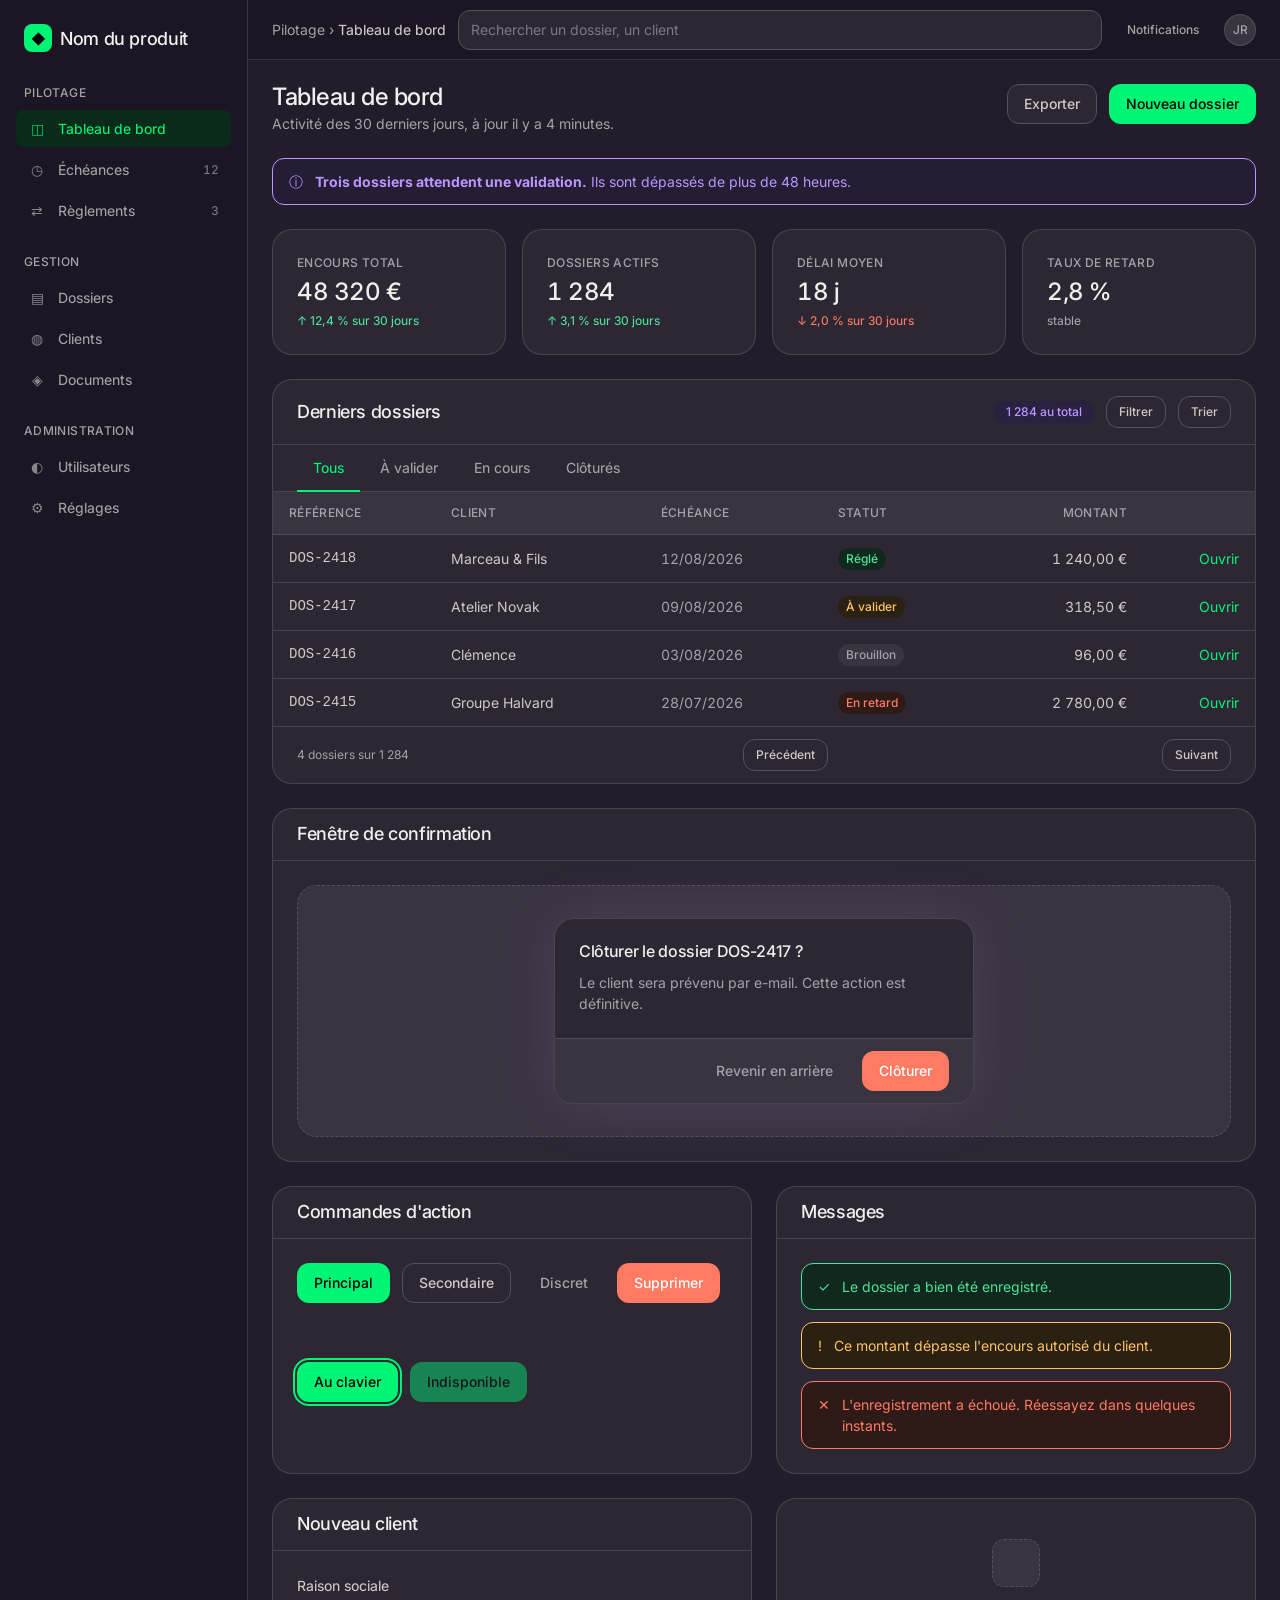
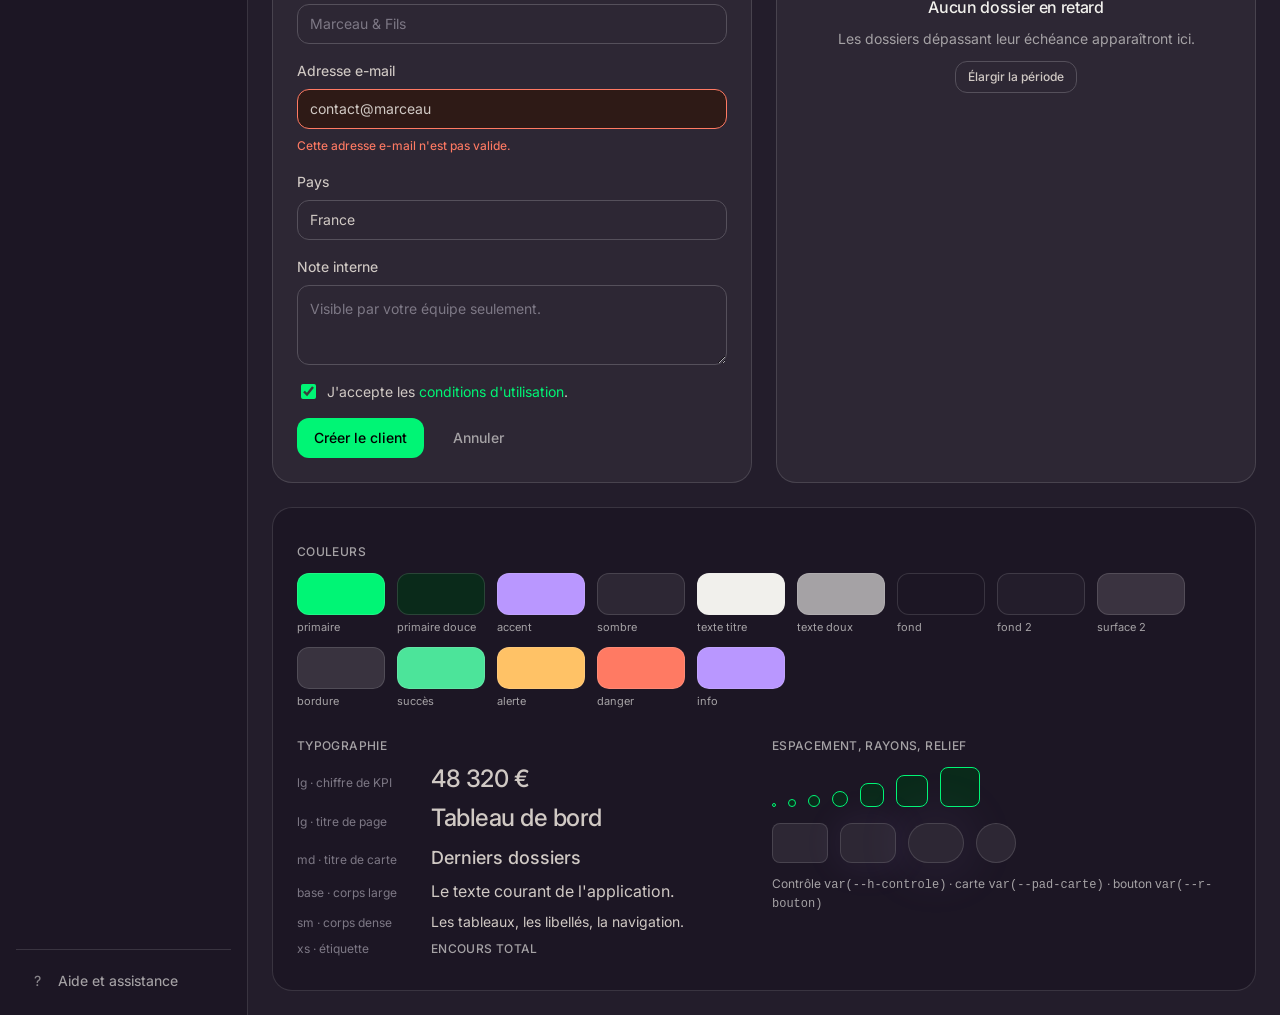
<file: .agents/skills/presta-maquettes/references/apercus/app/navy.html>
<!DOCTYPE html>
<html lang="fr">
<head>
<meta charset="utf-8">
<meta name="viewport" content="width=device-width, initial-scale=1">
<title>Navy</title>

<!-- ============================================================
     GABARIT D'APERÇU — ÉCRAN D'APPLICATION
     méthode Presta / presta-maquettes

     Le pendant de gabarit-apercu.html (page d'accueil), pour les
     projets dont le produit est une application, pas un site.

     MÊME CONTRAT DE VARIABLES que le gabarit page d'accueil : un
     fichier de references/partis-pris/*.css se colle indifféremment
     dans l'un ou dans l'autre, entre les deux marqueurs ci-dessous.

     Un seul fichier, aucune dépendance, aucun script.
     ============================================================ -->

<style>


/* ============================================================
   1. VARIABLES — LE SEUL BLOC À MODIFIER
   ============================================================ */
/* --- DEBUT VARIABLES --- */
/* Navy — Coffre-fort violet à minuit — vert de signal pour l'action, lavande pour la voix de marque, cartes cerclées d'un filet clair.
   Documentation complète : design-systems/navy.md */
@import url('https://fonts.googleapis.com/css2?family=Inter:wght@100..900&display=swap');

:root {

  /* --- Couleurs : fonds et texte ------------------------- */
  --c-fond:            #1c1624;   /* Midnight Plum — noir teinté violet */
  --c-fond-2:          #231d2b;
  --c-surface:         #2d2734;   /* Shadow Plum — la carte, un cran au-dessus du fond */
  --c-surface-2:       #3a3340;   /* Elevated Panel */
  --c-sombre:          #2d2734;
  --c-sur-sombre:      #f1f0ec;
  --c-sur-sombre-doux: #d0c9c4;
  --c-contour-clair:   #55505b;
  --c-bordure:         rgba(229, 231, 235, .14);  /* le filet clair à 14 %, jamais une ombre */
  --c-bordure-forte:   #55505b;   /* Iron Edge */
  --c-texte-titre:     #f1f0ec;   /* Bone White — jamais de blanc pur */
  --c-texte:           #d0c9c4;   /* Ash Veil */
  --c-texte-doux:      #a5a2a5;   /* Mid Ash */
  --c-texte-faible:    #7d7885;   /* dérivé : Iron Edge est trop sombre pour du texte */

  /* --- Couleurs : marque --------------------------------- */
  --c-primaire:        #00f575;   /* Signal Green — un seul bouton vert par écran */
  --c-primaire-survol: #33f78f;
  --c-primaire-doux:   #0a2a1a;
  --c-sur-primaire:    #000000;   /* le système impose du texte noir sur le vert */
  --c-focus:           #00f575;
  --c-accent:          #b997ff;   /* Lavender Spark — voix de marque, jamais sur un bouton */
  --c-accent-doux:     #2a2140;

  /* --- Couleurs : sémantique ----------------------------- */
  --c-succes:          #4ce49a;   /* vert désaturé : le vert vif reste réservé à l'action */
  --c-succes-fond:     #10281e;
  --c-alerte:          #ffc266;   /* dérivé */
  --c-alerte-fond:     #2b2113;
  --c-danger:          #ff7a63;   /* Ember Orange éclairci */
  --c-danger-fond:     #2e1a16;
  --c-info:            #b997ff;   /* écart assumé : le système réserve le lavande à la marque */
  --c-info-fond:       #241d33;

  /* --- Typographie --------------------------------------- */
  --police:       'Inter', -apple-system, BlinkMacSystemFont, "Segoe UI", Roboto, sans-serif;
  --police-titre: var(--police);  /* système à une seule famille, des légendes aux titres */
  --police-mono:  ui-monospace, SFMono-Regular, Menlo, Consolas, monospace;

  --ts-xs:   0.75rem;    /* 12 */
  --ts-sm:   0.875rem;   /* 14 */
  --ts-base: 1rem;       /* 16 */
  --ts-md:   1.125rem;   /* 18 */
  --ts-lg:   1.5rem;     /* 24 */
  --ts-xl:   3rem;       /* 48 */
  --ts-2xl:  4rem;       /* 64 */
  --ts-3xl:  6rem;       /* 96 */

  --gr-normal:  400;
  --gr-moyen:   450;     /* le poids de travail du système */
  --gr-fort:    500;
  --gr-titre:   500;
  --gr-display: 700;     /* le seul endroit où le système va jusqu'au gras */

  --ih-serree:  1.05;
  --ih-normale: 1.5;
  --interlettre-titre: -0.02em;
  --interlettre-etiquette: 0.03em;

  /* --- Espacement (base 8px) ------------------------------ */
  --e-1: 4px;   --e-2: 8px;   --e-3: 12px;  --e-4: 16px;
  --e-5: 24px;  --e-6: 32px;  --e-7: 40px;  --e-8: 56px;  --e-9: 80px;

  /* --- Rayons -------------------------------------------- */
  --r-sm:    8px;
  --r-md:    12px;
  --r-lg:    20px;
  --r-xl:    20px;
  --r-plein: 9999px;
  --r-bouton: 12px;
  --r-saisie: 12px;

  /* --- Ombres et relief ---------------------------------- */
  --o-sm: 0 0 0 0 rgba(0, 0, 0, 0);          /* pas d'ombre : le relief vient des surfaces */
  --o-md: 0 0 40px rgba(185, 151, 255, .10); /* le halo violet */
  --o-lg: 0 0 60px rgba(185, 151, 255, .15);
  --trait: 1px;

  /* --- Densité et mise en page ---------------------------- */
  --h-controle:   40px;
  --pad-carte:    32px;
  --pad-section:  80px;
  --largeur-max:  1200px;
  --largeur-texte: 62ch;

  /* --- Ton éditorial -------------------------------------
     Assuré, orienté sécurité. Affirmations nettes, un mot-clé
     mis en lumière par titre.                                */
}
/* --- FIN VARIABLES --- */

/* ============================================================
   2. SOCLE — identique pour tous les partis pris
   ============================================================ */
*, *::before, *::after { box-sizing: border-box; }
html { -webkit-text-size-adjust: 100%; }
body {
  margin: 0;
  background: var(--c-fond-2);
  color: var(--c-texte);
  font-family: var(--police);
  font-size: var(--ts-sm);
  line-height: var(--ih-normale);
  -webkit-font-smoothing: antialiased;
}
h1, h2, h3, h4 {
  font-family: var(--police-titre);
  color: var(--c-texte-titre);
  font-weight: var(--gr-titre);
  line-height: var(--ih-serree);
  letter-spacing: var(--interlettre-titre);
  margin: 0;
}
h1 { font-size: var(--ts-lg); }
h2 { font-size: var(--ts-md); }
h3 { font-size: var(--ts-base); }
h4 { font-size: var(--ts-sm); }
p  { margin: 0; }
ul { margin: 0; padding: 0; list-style: none; }
a  { color: var(--c-primaire); text-decoration: none; }
a:hover { text-decoration: underline; }

.doux   { color: var(--c-texte-doux); }
.faible { color: var(--c-texte-faible); }
.mono   { font-family: var(--police-mono); }
.num    { font-variant-numeric: tabular-nums; }
.etiquette {
  font-size: var(--ts-xs);
  font-weight: var(--gr-fort);
  letter-spacing: var(--interlettre-etiquette);
  text-transform: uppercase;
  color: var(--c-texte-doux);
}

/* --- Coque de l'application ------------------------------- */
.appli { display: flex; min-height: 100vh; }

.laterale {
  width: 248px; flex: none;
  background: var(--c-fond);
  border-right: var(--trait) solid var(--c-bordure);
  padding: var(--e-4);
  display: flex; flex-direction: column; gap: var(--e-5);
}
.marque {
  display: flex; align-items: center; gap: var(--e-2);
  font-family: var(--police-titre);
  font-weight: var(--gr-titre);
  font-size: var(--ts-md);
  letter-spacing: var(--interlettre-titre);
  color: var(--c-texte-titre);
  padding: var(--e-2);
}
.marque:hover { text-decoration: none; }
.pastille {
  width: 28px; height: 28px; flex: none;
  border-radius: var(--r-sm);
  background: var(--c-primaire);
  color: var(--c-sur-primaire);
  display: grid; place-items: center;
  font-size: var(--ts-sm);
}
.groupe-nav { display: flex; flex-direction: column; gap: var(--e-1); }
.groupe-nav .etiquette { padding: 0 var(--e-2) var(--e-1); }
.groupe-nav a {
  display: flex; align-items: center; gap: var(--e-3);
  padding: var(--e-2) var(--e-3);
  border-radius: var(--r-sm);
  color: var(--c-texte-doux);
  font-weight: var(--gr-moyen);
}
.groupe-nav a:hover { background: var(--c-surface-2); color: var(--c-texte); text-decoration: none; }
.groupe-nav a[aria-current] { background: var(--c-primaire-doux); color: var(--c-primaire); }
.groupe-nav a .compteur {
  margin-left: auto;
  font-size: var(--ts-xs);
  font-variant-numeric: tabular-nums;
  color: var(--c-texte-faible);
}
.glyphe { width: 18px; text-align: center; flex: none; opacity: .8; }
.pied-laterale { margin-top: auto; border-top: var(--trait) solid var(--c-bordure); padding-top: var(--e-3); }

.zone { flex: 1; min-width: 0; display: flex; flex-direction: column; }

.barre {
  background: var(--c-fond);
  border-bottom: var(--trait) solid var(--c-bordure);
  padding: 0 var(--e-5);
  height: 60px;
  display: flex; align-items: center; gap: var(--e-3);
}
.fil { color: var(--c-texte-doux); margin-right: auto; white-space: nowrap; }
.fil b { color: var(--c-texte); font-weight: var(--gr-moyen); }
.recherche { width: 260px; }
.avatar {
  width: 32px; height: 32px; flex: none;
  border-radius: var(--r-plein);
  background: var(--c-surface-2);
  border: var(--trait) solid var(--c-bordure);
  display: grid; place-items: center;
  font-size: var(--ts-xs); font-weight: var(--gr-fort);
  color: var(--c-texte-doux);
}

.page {
  padding: var(--e-5);
  display: flex; flex-direction: column; gap: var(--e-5);
}
.entete-page { display: flex; align-items: flex-start; gap: var(--e-3); flex-wrap: wrap; }
.entete-page > div:first-child { flex: 1 1 320px; }
.entete-page p { margin-top: var(--e-1); color: var(--c-texte-doux); }

/* --- Cartes ----------------------------------------------- */
.carte {
  background: var(--c-surface);
  border: var(--trait) solid var(--c-bordure);
  border-radius: var(--r-lg);
  box-shadow: var(--o-sm);
}
.carte-entete {
  padding: var(--e-4) var(--e-5);
  border-bottom: var(--trait) solid var(--c-bordure);
  display: flex; align-items: center; gap: var(--e-3); flex-wrap: wrap;
}
.carte-entete h2 { margin-right: auto; }
.carte-corps { padding: var(--e-5); }

.grille-kpi {
  display: grid;
  grid-template-columns: repeat(auto-fit, minmax(200px, 1fr));
  gap: var(--e-4);
}
.kpi { padding: var(--e-5); display: flex; flex-direction: column; gap: var(--e-2); }
.kpi .valeur {
  font-family: var(--police-titre);
  font-size: var(--ts-lg);
  font-weight: var(--gr-titre);
  line-height: 1;
  letter-spacing: var(--interlettre-titre);
  color: var(--c-texte-titre);
  font-variant-numeric: tabular-nums;
}
.evolution { font-size: var(--ts-xs); font-weight: var(--gr-moyen); }
.evolution.hausse { color: var(--c-succes); }
.evolution.baisse { color: var(--c-danger); }

/* Deux cartes côte à côte au maximum, et seulement en bas de page.
   Tout ce qui porte de la donnée prend la largeur entière. */
.colonnes {
  display: grid;
  grid-template-columns: repeat(auto-fit, minmax(400px, 1fr));
  gap: var(--e-5);
}
/* les cartes d'une même rangée s'alignent en hauteur : aucun bloc ne flotte dans le vide */
.colonnes > .carte { display: flex; flex-direction: column; }
.colonnes > .carte > .carte-corps, .colonnes > .carte > .vide { flex: 1; }

/* --- Boutons ---------------------------------------------- */
.btn {
  display: inline-flex; align-items: center; justify-content: center; gap: var(--e-2);
  height: var(--h-controle);
  padding: 0 var(--e-4);
  border-radius: var(--r-bouton);
  border: var(--trait) solid transparent;
  font-family: inherit;
  font-size: var(--ts-sm);
  font-weight: var(--gr-fort);
  line-height: 1;
  cursor: pointer; white-space: nowrap;
  transition: background-color .12s ease, border-color .12s ease;
}
.btn-primaire { background: var(--c-primaire); color: var(--c-sur-primaire); }
.btn-primaire:hover { background: var(--c-primaire-survol); }
.btn-second { background: var(--c-surface); color: var(--c-texte); border-color: var(--c-bordure-forte); }
.btn-second:hover { background: var(--c-surface-2); }
.btn-discret { background: transparent; color: var(--c-texte-doux); }
.btn-discret:hover { background: var(--c-surface-2); color: var(--c-texte); }
.btn-danger { background: var(--c-danger); color: #fff; }
.btn-focus { outline: 2px solid var(--c-focus); outline-offset: 2px; }
.btn-petit { height: 32px; padding: 0 var(--e-3); font-size: var(--ts-xs); }
.btn:disabled, .btn[aria-disabled="true"] { opacity: .45; cursor: not-allowed; }

/* --- Formulaire ------------------------------------------- */
.formulaire { display: flex; flex-direction: column; gap: var(--e-4); }
.rangee { display: grid; grid-template-columns: 1fr 1fr; gap: var(--e-4); }
.champ { display: flex; flex-direction: column; gap: var(--e-2); }
.champ > label { font-size: var(--ts-sm); font-weight: var(--gr-moyen); color: var(--c-texte); }
.saisie {
  height: var(--h-controle);
  padding: 0 var(--e-3);
  border: var(--trait) solid var(--c-bordure-forte);
  border-radius: var(--r-saisie);
  background: var(--c-surface);
  color: var(--c-texte);
  font-family: inherit;
  font-size: var(--ts-sm);
  width: 100%;
}
.saisie::placeholder { color: var(--c-texte-faible); }
.saisie:focus { outline: 2px solid var(--c-focus); outline-offset: 1px; }
textarea.saisie { height: auto; min-height: 80px; padding: var(--e-3); line-height: var(--ih-normale); resize: vertical; }
select.saisie { appearance: none; }
.aide { font-size: var(--ts-xs); color: var(--c-texte-doux); }
.champ-erreur .saisie { border-color: var(--c-danger); background: var(--c-danger-fond); }
.msg-erreur { font-size: var(--ts-xs); color: var(--c-danger); font-weight: var(--gr-moyen); }
.case { display: flex; align-items: flex-start; gap: var(--e-2); }
.case input { margin-top: 3px; accent-color: var(--c-primaire); width: 15px; height: 15px; }
.actions-formulaire { display: flex; gap: var(--e-3); align-items: center; }

/* --- Onglets ---------------------------------------------- */
.onglets { display: flex; gap: var(--e-1); border-bottom: var(--trait) solid var(--c-bordure); padding: 0 var(--e-5); }
.onglets a {
  padding: var(--e-3) var(--e-4);
  font-weight: var(--gr-moyen);
  color: var(--c-texte-doux);
  border-bottom: 2px solid transparent;
  margin-bottom: -1px;
}
.onglets a:hover { color: var(--c-texte); text-decoration: none; }
.onglets a[aria-current] { color: var(--c-primaire); border-bottom-color: var(--c-primaire); }

/* --- Tableau ---------------------------------------------- */
.enveloppe-table { overflow-x: auto; }
table { width: 100%; border-collapse: collapse; }
thead th {
  background: var(--c-surface-2);
  text-align: left;
  padding: var(--e-3) var(--e-4);
  font-size: var(--ts-xs);
  font-weight: var(--gr-fort);
  letter-spacing: var(--interlettre-etiquette);
  text-transform: uppercase;
  color: var(--c-texte-doux);
  border-bottom: var(--trait) solid var(--c-bordure);
  white-space: nowrap;
}
tbody td { padding: var(--e-3) var(--e-4); border-bottom: var(--trait) solid var(--c-bordure); vertical-align: middle; }
tbody tr:last-child td { border-bottom: 0; }
tbody tr:hover { background: var(--c-surface-2); }
td.droite, th.droite { text-align: right; }
.pagination {
  display: flex; align-items: center; gap: var(--e-3);
  padding: var(--e-3) var(--e-5);
  border-top: var(--trait) solid var(--c-bordure);
  color: var(--c-texte-doux); font-size: var(--ts-xs);
}
.pagination .btn { margin-left: auto; }

/* --- Badges et messages ------------------------------------ */
.badge {
  display: inline-flex; align-items: center;
  padding: 2px var(--e-2);
  border-radius: var(--r-plein);
  font-size: var(--ts-xs);
  font-weight: var(--gr-fort);
  white-space: nowrap;
}
.badge-succes { background: var(--c-succes-fond); color: var(--c-succes); }
.badge-alerte { background: var(--c-alerte-fond); color: var(--c-alerte); }
.badge-danger { background: var(--c-danger-fond); color: var(--c-danger); }
.badge-neutre { background: var(--c-surface-2); color: var(--c-texte-doux); }

.message {
  display: flex; gap: var(--e-3);
  padding: var(--e-3) var(--e-4);
  border-radius: var(--r-md);
  border: var(--trait) solid transparent;
}
.message-info   { background: var(--c-info-fond);   color: var(--c-info);   border-color: var(--c-info); }
.message-succes { background: var(--c-succes-fond); color: var(--c-succes); border-color: var(--c-succes); }
.message-alerte { background: var(--c-alerte-fond); color: var(--c-alerte); border-color: var(--c-alerte); }
.message-danger { background: var(--c-danger-fond); color: var(--c-danger); border-color: var(--c-danger); }

/* --- Divers ------------------------------------------------ */
.vide {
  display: flex; flex-direction: column; align-items: center; gap: var(--e-3);
  padding: var(--e-7) var(--e-5);
  text-align: center;
}
.vide .cadre {
  width: 48px; height: 48px;
  border-radius: var(--r-md);
  background: var(--c-surface-2);
  border: var(--trait) dashed var(--c-bordure-forte);
}
.scene-modale {
  background: var(--c-surface-2);
  border: var(--trait) dashed var(--c-bordure-forte);
  border-radius: var(--r-lg);
  padding: var(--e-6);
  display: grid; place-items: center;
}
.modale {
  width: min(420px, 100%);
  background: var(--c-surface);
  border: var(--trait) solid var(--c-bordure);
  border-radius: var(--r-lg);
  box-shadow: var(--o-lg);
  overflow: hidden;
}
.modale .corps { padding: var(--e-5); display: flex; flex-direction: column; gap: var(--e-3); }
.modale .pied {
  padding: var(--e-3) var(--e-5);
  background: var(--c-surface-2);
  border-top: var(--trait) solid var(--c-bordure);
  display: flex; justify-content: flex-end; gap: var(--e-3);
}
.pilule {
  display: inline-flex; align-items: center; gap: var(--e-1);
  padding: 2px var(--e-3);
  border-radius: var(--r-plein);
  background: var(--c-accent-doux);
  color: var(--c-accent);
  font-size: var(--ts-xs);
  font-weight: var(--gr-fort);
}

/* --- Fiche du parti pris ----------------------------------- */
.fiche {
  border-top: var(--trait) solid var(--c-bordure);
  background: var(--c-fond);
  padding: var(--e-6) var(--e-5);
  display: flex; flex-direction: column; gap: var(--e-5);
}
.nuancier { display: flex; flex-wrap: wrap; gap: var(--e-3); }
.teinte { display: flex; flex-direction: column; gap: var(--e-1); width: 88px; }
.teinte .pave { height: 42px; border-radius: var(--r-md); border: var(--trait) solid var(--c-bordure); }
.teinte small { font-size: 11px; color: var(--c-texte-doux); }
.echelle-typo { display: flex; flex-direction: column; gap: var(--e-2); }
.echelle-typo > div { display: flex; align-items: baseline; gap: var(--e-4); }
.echelle-typo small { width: 118px; flex: none; font-size: var(--ts-xs); color: var(--c-texte-faible); }
.echelle-espace { display: flex; align-items: flex-end; gap: var(--e-3); }
.echelle-espace span { display: block; background: var(--c-primaire-doux); border: var(--trait) solid var(--c-primaire); border-radius: var(--r-sm); }

@media (max-width: 1080px) {
  .colonnes { grid-template-columns: 1fr; }
  .laterale { display: none; }
  .rangee { grid-template-columns: 1fr; }
}
</style>
</head>

<body>

<div class="appli">

  <!-- ---------- Barre latérale ---------- -->
  <aside class="laterale">
    <a class="marque" href="#"><span class="pastille">◆</span> Nom du produit</a>

    <nav class="groupe-nav">
      <span class="etiquette">Pilotage</span>
      <a href="#" aria-current="page"><span class="glyphe">◫</span> Tableau de bord</a>
      <a href="#"><span class="glyphe">◷</span> Échéances <span class="compteur">12</span></a>
      <a href="#"><span class="glyphe">⇄</span> Règlements <span class="compteur">3</span></a>
    </nav>

    <nav class="groupe-nav">
      <span class="etiquette">Gestion</span>
      <a href="#"><span class="glyphe">▤</span> Dossiers</a>
      <a href="#"><span class="glyphe">◍</span> Clients</a>
      <a href="#"><span class="glyphe">◈</span> Documents</a>
    </nav>

    <nav class="groupe-nav">
      <span class="etiquette">Administration</span>
      <a href="#"><span class="glyphe">◐</span> Utilisateurs</a>
      <a href="#"><span class="glyphe">⚙</span> Réglages</a>
    </nav>

    <div class="pied-laterale groupe-nav">
      <a href="#"><span class="glyphe">?</span> Aide et assistance</a>
    </div>
  </aside>

  <div class="zone">

    <!-- ---------- Barre supérieure ---------- -->
    <header class="barre">
      <div class="fil">Pilotage &rsaquo; <b>Tableau de bord</b></div>
      <input class="saisie recherche" placeholder="Rechercher un dossier, un client">
      <button class="btn btn-discret btn-petit">Notifications</button>
      <div class="avatar">JR</div>
    </header>

    <main class="page">

      <!-- ---------- Titre de page ---------- -->
      <div class="entete-page">
        <div>
          <h1>Tableau de bord</h1>
          <p>Activité des 30 derniers jours, à jour il y a 4 minutes.</p>
        </div>
        <button class="btn btn-second">Exporter</button>
        <button class="btn btn-primaire">Nouveau dossier</button>
      </div>

      <!-- ---------- Message ---------- -->
      <div class="message message-info">
        <span>ⓘ</span>
        <div><strong>Trois dossiers attendent une validation.</strong> Ils sont dépassés de plus de 48 heures.</div>
      </div>

      <!-- ---------- KPI ---------- -->
      <div class="grille-kpi">
        <div class="carte kpi">
          <span class="etiquette">Encours total</span>
          <span class="valeur">48 320 €</span>
          <span class="evolution hausse">↑ 12,4 % sur 30 jours</span>
        </div>
        <div class="carte kpi">
          <span class="etiquette">Dossiers actifs</span>
          <span class="valeur">1 284</span>
          <span class="evolution hausse">↑ 3,1 % sur 30 jours</span>
        </div>
        <div class="carte kpi">
          <span class="etiquette">Délai moyen</span>
          <span class="valeur">18 j</span>
          <span class="evolution baisse">↓ 2,0 % sur 30 jours</span>
        </div>
        <div class="carte kpi">
          <span class="etiquette">Taux de retard</span>
          <span class="valeur">2,8 %</span>
          <span class="evolution doux">stable</span>
        </div>
      </div>

      <!-- ---------- Onglets + tableau + pagination ---------- -->
      <section class="carte">
        <div class="carte-entete">
          <h2>Derniers dossiers</h2>
          <span class="pilule">1 284 au total</span>
          <button class="btn btn-second btn-petit">Filtrer</button>
          <button class="btn btn-second btn-petit">Trier</button>
        </div>
        <nav class="onglets">
          <a href="#" aria-current="page">Tous</a>
          <a href="#">À valider</a>
          <a href="#">En cours</a>
          <a href="#">Clôturés</a>
        </nav>
        <div class="enveloppe-table">
          <table>
            <thead>
              <tr>
                <th>Référence</th>
                <th>Client</th>
                <th>Échéance</th>
                <th>Statut</th>
                <th class="droite">Montant</th>
                <th></th>
              </tr>
            </thead>
            <tbody>
              <tr>
                <td class="mono">DOS-2418</td>
                <td>Marceau &amp; Fils</td>
                <td class="doux num">12/08/2026</td>
                <td><span class="badge badge-succes">Réglé</span></td>
                <td class="droite num">1 240,00 €</td>
                <td class="droite"><a href="#">Ouvrir</a></td>
              </tr>
              <tr>
                <td class="mono">DOS-2417</td>
                <td>Atelier Novak</td>
                <td class="doux num">09/08/2026</td>
                <td><span class="badge badge-alerte">À valider</span></td>
                <td class="droite num">318,50 €</td>
                <td class="droite"><a href="#">Ouvrir</a></td>
              </tr>
              <tr>
                <td class="mono">DOS-2416</td>
                <td>Clémence</td>
                <td class="doux num">03/08/2026</td>
                <td><span class="badge badge-neutre">Brouillon</span></td>
                <td class="droite num">96,00 €</td>
                <td class="droite"><a href="#">Ouvrir</a></td>
              </tr>
              <tr>
                <td class="mono">DOS-2415</td>
                <td>Groupe Halvard</td>
                <td class="doux num">28/07/2026</td>
                <td><span class="badge badge-danger">En retard</span></td>
                <td class="droite num">2 780,00 €</td>
                <td class="droite"><a href="#">Ouvrir</a></td>
              </tr>
            </tbody>
          </table>
        </div>
        <div class="pagination">
          <span>4 dossiers sur 1 284</span>
          <button class="btn btn-second btn-petit">Précédent</button>
          <button class="btn btn-second btn-petit">Suivant</button>
        </div>
      </section>

      <!-- ---------- Fenêtre modale ---------- -->
      <section class="carte">
        <div class="carte-entete"><h2>Fenêtre de confirmation</h2></div>
        <div class="carte-corps">
          <div class="scene-modale">
            <div class="modale">
              <div class="corps">
                <h3>Clôturer le dossier DOS-2417 ?</h3>
                <p class="doux">Le client sera prévenu par e-mail. Cette action est définitive.</p>
              </div>
              <div class="pied">
                <button class="btn btn-discret">Revenir en arrière</button>
                <button class="btn btn-danger">Clôturer</button>
              </div>
            </div>
          </div>
        </div>
      </section>

      <!-- ---------- Deux cartes côte à côte au maximum ---------- -->
      <div class="colonnes">

        <!-- ---------- États des commandes d'action ---------- -->
        <section class="carte">
          <div class="carte-entete"><h2>Commandes d'action</h2></div>
          <div class="carte-corps" style="display: flex; flex-wrap: wrap; gap: var(--e-3)">
            <button class="btn btn-primaire">Principal</button>
            <button class="btn btn-second">Secondaire</button>
            <button class="btn btn-discret">Discret</button>
            <button class="btn btn-danger">Supprimer</button>
            <button class="btn btn-primaire btn-focus">Au clavier</button>
            <button class="btn btn-primaire" disabled>Indisponible</button>
          </div>
        </section>

        <!-- ---------- Messages ---------- -->
        <section class="carte">
          <div class="carte-entete"><h2>Messages</h2></div>
          <div class="carte-corps" style="display: flex; flex-direction: column; gap: var(--e-3)">
            <div class="message message-succes"><span>✓</span><div>Le dossier a bien été enregistré.</div></div>
            <div class="message message-alerte"><span>!</span><div>Ce montant dépasse l'encours autorisé du client.</div></div>
            <div class="message message-danger"><span>✕</span><div>L'enregistrement a échoué. Réessayez dans quelques instants.</div></div>
          </div>
        </section>

        <!-- ---------- Formulaire ---------- -->
        <section class="carte">
          <div class="carte-entete"><h2>Nouveau client</h2></div>
          <div class="carte-corps">
            <form class="formulaire" onsubmit="return false">
              <div class="champ">
                <label for="ch-nom">Raison sociale</label>
                <input class="saisie" id="ch-nom" placeholder="Marceau &amp; Fils">
              </div>
              <div class="champ champ-erreur">
                <label for="ch-mail">Adresse e-mail</label>
                <input class="saisie" id="ch-mail" value="contact@marceau">
                <span class="msg-erreur">Cette adresse e-mail n'est pas valide.</span>
              </div>
              <div class="champ">
                <label for="ch-pays">Pays</label>
                <select class="saisie" id="ch-pays">
                  <option>France</option><option>Belgique</option><option>Suisse</option>
                </select>
              </div>
              <div class="champ">
                <label for="ch-note">Note interne</label>
                <textarea class="saisie" id="ch-note" placeholder="Visible par votre équipe seulement."></textarea>
              </div>
              <label class="case">
                <input type="checkbox" checked>
                <span>J'accepte les <a href="#">conditions d'utilisation</a>.</span>
              </label>
              <div class="actions-formulaire">
                <button class="btn btn-primaire">Créer le client</button>
                <button class="btn btn-discret">Annuler</button>
              </div>
            </form>
          </div>
        </section>

        <!-- ---------- État vide ---------- -->
        <section class="carte">
          <div class="vide">
            <div class="cadre"></div>
            <h3>Aucun dossier en retard</h3>
            <p class="doux">Les dossiers dépassant leur échéance apparaîtront ici.</p>
            <button class="btn btn-second btn-petit">Élargir la période</button>
          </div>
        </section>

      </div>

      <!-- ============================================================
           FICHE DU PARTI PRIS — les variables rendues visibles
           ============================================================ -->
      <section class="carte fiche">

        <div>
          <span class="etiquette">Couleurs</span>
          <div class="nuancier" style="margin-top: var(--e-3)">
            <div class="teinte"><div class="pave" style="background: var(--c-primaire)"></div><small>primaire</small></div>
            <div class="teinte"><div class="pave" style="background: var(--c-primaire-doux)"></div><small>primaire douce</small></div>
            <div class="teinte"><div class="pave" style="background: var(--c-accent)"></div><small>accent</small></div>
            <div class="teinte"><div class="pave" style="background: var(--c-sombre)"></div><small>sombre</small></div>
            <div class="teinte"><div class="pave" style="background: var(--c-texte-titre)"></div><small>texte titre</small></div>
            <div class="teinte"><div class="pave" style="background: var(--c-texte-doux)"></div><small>texte doux</small></div>
            <div class="teinte"><div class="pave" style="background: var(--c-fond)"></div><small>fond</small></div>
            <div class="teinte"><div class="pave" style="background: var(--c-fond-2)"></div><small>fond 2</small></div>
            <div class="teinte"><div class="pave" style="background: var(--c-surface-2)"></div><small>surface 2</small></div>
            <div class="teinte"><div class="pave" style="background: var(--c-bordure)"></div><small>bordure</small></div>
            <div class="teinte"><div class="pave" style="background: var(--c-succes)"></div><small>succès</small></div>
            <div class="teinte"><div class="pave" style="background: var(--c-alerte)"></div><small>alerte</small></div>
            <div class="teinte"><div class="pave" style="background: var(--c-danger)"></div><small>danger</small></div>
            <div class="teinte"><div class="pave" style="background: var(--c-info)"></div><small>info</small></div>
          </div>
        </div>

        <div class="rangee">
          <div>
            <span class="etiquette">Typographie</span>
            <div class="echelle-typo" style="margin-top: var(--e-3)">
              <div><small>lg · chiffre de KPI</small><span style="font-family: var(--police-titre); font-size: var(--ts-lg); font-weight: var(--gr-titre); line-height: 1; letter-spacing: var(--interlettre-titre)">48 320 €</span></div>
              <div><small>lg · titre de page</small><span style="font-family: var(--police-titre); font-size: var(--ts-lg); font-weight: var(--gr-titre); letter-spacing: var(--interlettre-titre)">Tableau de bord</span></div>
              <div><small>md · titre de carte</small><span style="font-family: var(--police-titre); font-size: var(--ts-md); font-weight: var(--gr-titre)">Derniers dossiers</span></div>
              <div><small>base · corps large</small><span style="font-size: var(--ts-base)">Le texte courant de l'application.</span></div>
              <div><small>sm · corps dense</small><span style="font-size: var(--ts-sm)">Les tableaux, les libellés, la navigation.</span></div>
              <div><small>xs · étiquette</small><span class="etiquette">Encours total</span></div>
            </div>
          </div>

          <div>
            <span class="etiquette">Espacement, rayons, relief</span>
            <div class="echelle-espace" style="margin-top: var(--e-3)">
              <span style="width: var(--e-1); height: var(--e-1)"></span>
              <span style="width: var(--e-2); height: var(--e-2)"></span>
              <span style="width: var(--e-3); height: var(--e-3)"></span>
              <span style="width: var(--e-4); height: var(--e-4)"></span>
              <span style="width: var(--e-5); height: var(--e-5)"></span>
              <span style="width: var(--e-6); height: var(--e-6)"></span>
              <span style="width: var(--e-7); height: var(--e-7)"></span>
            </div>
            <div style="display: flex; gap: var(--e-3); align-items: flex-end; margin-top: var(--e-4)">
              <div style="width: 56px; height: 40px; background: var(--c-surface); border: var(--trait) solid var(--c-bordure); border-radius: var(--r-sm); box-shadow: var(--o-sm)"></div>
              <div style="width: 56px; height: 40px; background: var(--c-surface); border: var(--trait) solid var(--c-bordure); border-radius: var(--r-md); box-shadow: var(--o-md)"></div>
              <div style="width: 56px; height: 40px; background: var(--c-surface); border: var(--trait) solid var(--c-bordure); border-radius: var(--r-lg); box-shadow: var(--o-lg)"></div>
              <div style="width: 40px; height: 40px; background: var(--c-surface); border: var(--trait) solid var(--c-bordure); border-radius: var(--r-plein)"></div>
            </div>
            <p class="aide" style="margin-top: var(--e-3)">
              Contrôle <span class="mono">var(--h-controle)</span> ·
              carte <span class="mono">var(--pad-carte)</span> ·
              bouton <span class="mono">var(--r-bouton)</span>
            </p>
          </div>
        </div>

      </section>

    </main>
  </div>
</div>

</body>
</html>
</file>
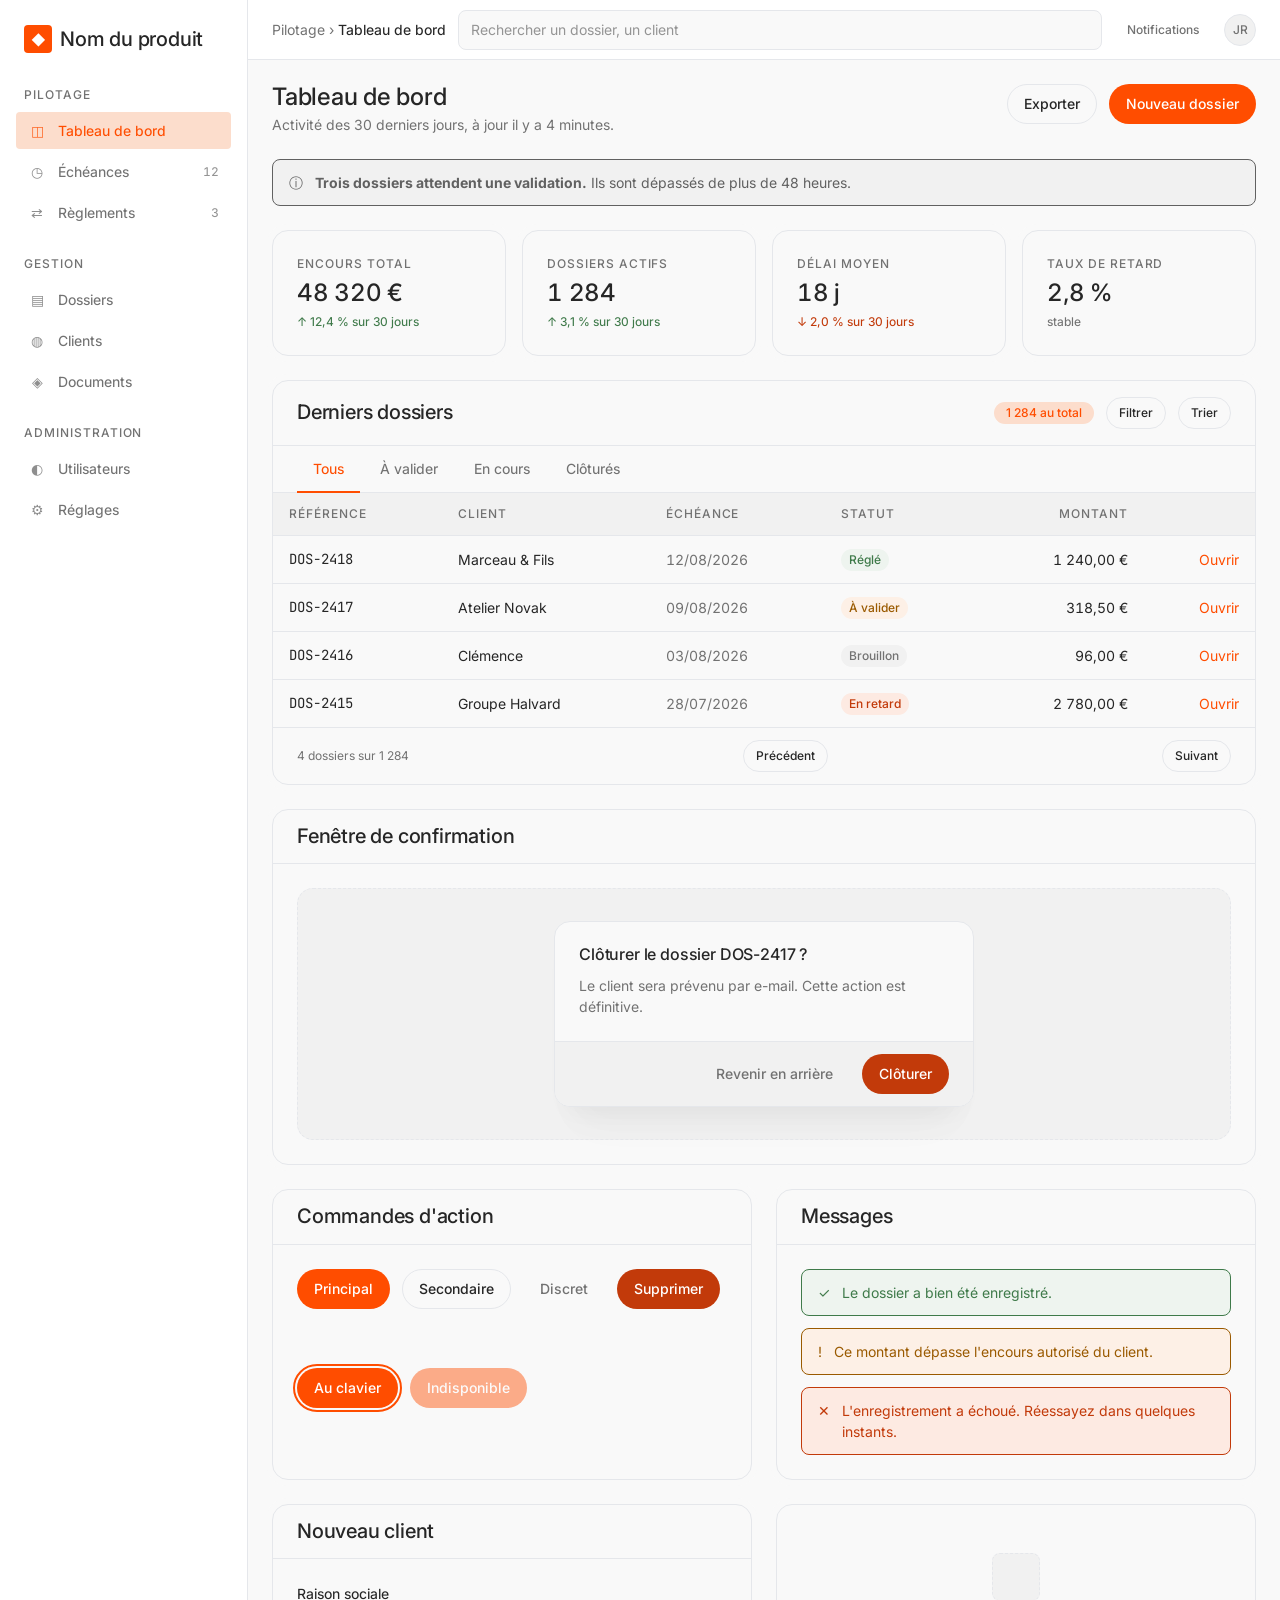
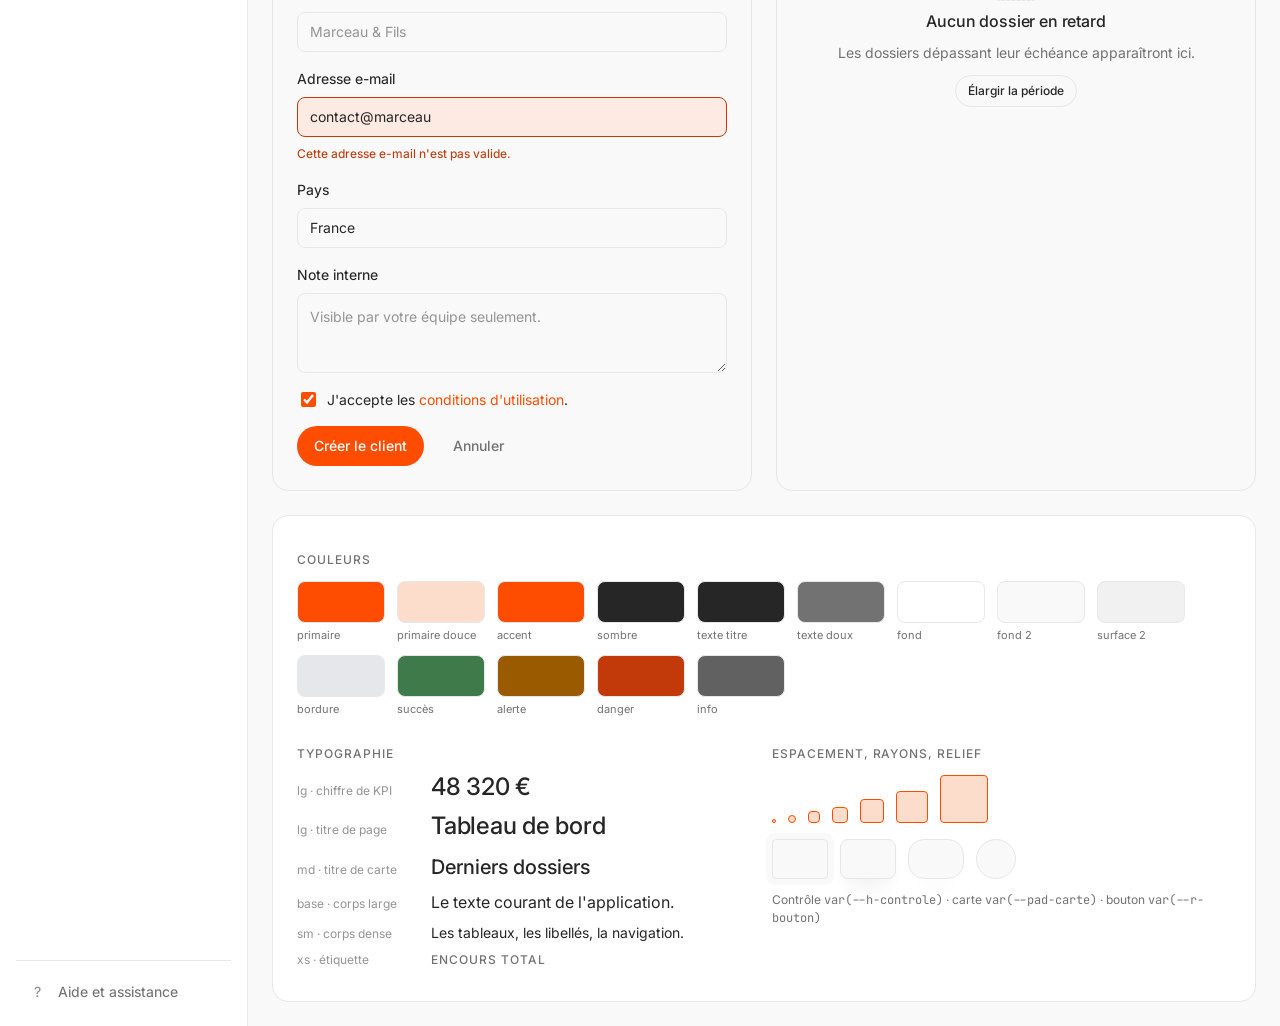
<file: .agents/skills/presta-maquettes/references/apercus/app/silver.html>
<!DOCTYPE html>
<html lang="fr">
<head>
<meta charset="utf-8">
<meta name="viewport" content="width=device-width, initial-scale=1">
<title>Silver</title>

<!-- ============================================================
     GABARIT D'APERÇU — ÉCRAN D'APPLICATION
     méthode Presta / presta-maquettes

     Le pendant de gabarit-apercu.html (page d'accueil), pour les
     projets dont le produit est une application, pas un site.

     MÊME CONTRAT DE VARIABLES que le gabarit page d'accueil : un
     fichier de references/partis-pris/*.css se colle indifféremment
     dans l'un ou dans l'autre, entre les deux marqueurs ci-dessous.

     Un seul fichier, aucune dépendance, aucun script.
     ============================================================ -->

<style>


/* ============================================================
   1. VARIABLES — LE SEUL BLOC À MODIFIER
   ============================================================ */
/* --- DEBUT VARIABLES --- */
/* Silver — Plan technique sur vélin — filets gris structurels, grotesque humaniste, orange vif strictement fonctionnel.
   Documentation complète : design-systems/silver.md */
@import url('https://fonts.googleapis.com/css2?family=Inter:wght@100..900&family=JetBrains+Mono:wght@400;500&display=swap');

:root {

  /* --- Couleurs : fonds et texte ------------------------- */
  --c-fond:            #ffffff;   /* Canvas */
  --c-fond-2:          #f9f9f9;   /* Vellum */
  --c-surface:         #f9f9f9;   /* la carte est vélin, cerclée d'un filet */
  --c-surface-2:       #f1f1f1;
  --c-sombre:          #262626;   /* Ink */
  --c-sur-sombre:      #ffffff;
  --c-sur-sombre-doux: rgba(255, 255, 255, .70);
  --c-contour-clair:   rgba(255, 255, 255, .28);
  --c-bordure:         #e5e7eb;   /* Gridline — le squelette structurel du système */
  --c-bordure-forte:   #e5e7eb;
  --c-texte-titre:     #262626;
  --c-texte:           #262626;
  --c-texte-doux:      #727272;   /* Slate */
  --c-texte-faible:    #949494;   /* Ash */

  /* --- Couleurs : marque --------------------------------- */
  --c-primaire:        #ff4d00;   /* Ember — 3 à 4 types d'éléments par page, pas plus */
  --c-primaire-survol: #e64500;
  --c-primaire-doux:   #fcddcc;   /* Ember Glow — le halo chaud */
  --c-sur-primaire:    #ffffff;
  --c-focus:           #ff4d00;
  --c-accent:          #ff4d00;
  --c-accent-doux:     #fcddcc;

  /* --- Couleurs : sémantique ----------------------------- */
  --c-succes:          #3f7a4a;   /* dérivés : le système exclut volontairement verts, */
  --c-succes-fond:     #eef4ef;   /* bleus et violets                                  */
  --c-alerte:          #9a5a00;
  --c-alerte-fond:     #fdf0e6;
  --c-danger:          #c23a0a;   /* reste dans la famille de la braise */
  --c-danger-fond:     #fdeae2;
  --c-info:            #616161;   /* Graphite — l'information reste grise */
  --c-info-fond:       #f1f1f1;

  /* --- Typographie --------------------------------------- */
  --police:       'Inter', -apple-system, BlinkMacSystemFont, "Segoe UI", Roboto, sans-serif;
  --police-titre: var(--police);
  --police-mono:  'JetBrains Mono', ui-monospace, SFMono-Regular, Menlo, Consolas, monospace;

  --ts-xs:   0.75rem;    /* 12 */
  --ts-sm:   0.875rem;   /* 14 */
  --ts-base: 1rem;       /* 16 */
  --ts-md:   1.25rem;    /* 20 */
  --ts-lg:   1.5rem;     /* 24 */
  --ts-xl:   2.5rem;     /* 40 */
  --ts-2xl:  3.75rem;    /* 60 */
  --ts-3xl:  3.75rem;

  --gr-normal: 400;
  --gr-moyen:  450;      /* le poids intermédiaire, réservé au corps */
  --gr-fort:   500;
  --gr-titre:  500;      /* autorité calme, jamais de gras */

  --ih-serree:  1.07;
  --ih-normale: 1.5;
  --interlettre-titre: -0.01em;
  --interlettre-etiquette: 0.08em;

  /* --- Espacement (base 4px) ------------------------------ */
  --e-1: 4px;   --e-2: 8px;   --e-3: 12px;  --e-4: 16px;
  --e-5: 24px;  --e-6: 32px;  --e-7: 48px;  --e-8: 64px;  --e-9: 96px;

  /* --- Rayons -------------------------------------------- */
  --r-sm:    4px;
  --r-md:    8px;
  --r-lg:    16px;
  --r-xl:    16px;
  --r-plein: 999px;
  --r-bouton: 999px;     /* la pastille est un signal d'identité */
  --r-saisie: 8px;

  /* --- Ombres et relief ---------------------------------- */
  --o-sm: rgb(249, 249, 249) 0 0 0 6px;   /* l'anneau vélin : de la profondeur sans ombre */
  --o-md: rgba(0, 0, 0, .03) 0 24px 32px -12px, rgba(0, 0, 0, .03) 0 16px 24px -8px, rgba(0, 0, 0, .03) 0 8px 16px -4px;
  --o-lg: rgba(0, 0, 0, .02) 0 40px 48px -20px, rgba(0, 0, 0, .03) 0 32px 32px -20px, rgba(0, 0, 0, .03) 0 16px 24px -12px;
  --trait: 1px;

  /* --- Densité et mise en page ---------------------------- */
  --h-controle:   40px;
  --pad-carte:    32px;
  --pad-section:  96px;
  --largeur-max:  1200px;
  --largeur-texte: 62ch;

  /* --- Ton éditorial -------------------------------------
     Précis et sans emphase. Le vocabulaire technique est
     assumé, un terme clé par titre porte l'accent.           */
}
/* --- FIN VARIABLES --- */

/* ============================================================
   2. SOCLE — identique pour tous les partis pris
   ============================================================ */
*, *::before, *::after { box-sizing: border-box; }
html { -webkit-text-size-adjust: 100%; }
body {
  margin: 0;
  background: var(--c-fond-2);
  color: var(--c-texte);
  font-family: var(--police);
  font-size: var(--ts-sm);
  line-height: var(--ih-normale);
  -webkit-font-smoothing: antialiased;
}
h1, h2, h3, h4 {
  font-family: var(--police-titre);
  color: var(--c-texte-titre);
  font-weight: var(--gr-titre);
  line-height: var(--ih-serree);
  letter-spacing: var(--interlettre-titre);
  margin: 0;
}
h1 { font-size: var(--ts-lg); }
h2 { font-size: var(--ts-md); }
h3 { font-size: var(--ts-base); }
h4 { font-size: var(--ts-sm); }
p  { margin: 0; }
ul { margin: 0; padding: 0; list-style: none; }
a  { color: var(--c-primaire); text-decoration: none; }
a:hover { text-decoration: underline; }

.doux   { color: var(--c-texte-doux); }
.faible { color: var(--c-texte-faible); }
.mono   { font-family: var(--police-mono); }
.num    { font-variant-numeric: tabular-nums; }
.etiquette {
  font-size: var(--ts-xs);
  font-weight: var(--gr-fort);
  letter-spacing: var(--interlettre-etiquette);
  text-transform: uppercase;
  color: var(--c-texte-doux);
}

/* --- Coque de l'application ------------------------------- */
.appli { display: flex; min-height: 100vh; }

.laterale {
  width: 248px; flex: none;
  background: var(--c-fond);
  border-right: var(--trait) solid var(--c-bordure);
  padding: var(--e-4);
  display: flex; flex-direction: column; gap: var(--e-5);
}
.marque {
  display: flex; align-items: center; gap: var(--e-2);
  font-family: var(--police-titre);
  font-weight: var(--gr-titre);
  font-size: var(--ts-md);
  letter-spacing: var(--interlettre-titre);
  color: var(--c-texte-titre);
  padding: var(--e-2);
}
.marque:hover { text-decoration: none; }
.pastille {
  width: 28px; height: 28px; flex: none;
  border-radius: var(--r-sm);
  background: var(--c-primaire);
  color: var(--c-sur-primaire);
  display: grid; place-items: center;
  font-size: var(--ts-sm);
}
.groupe-nav { display: flex; flex-direction: column; gap: var(--e-1); }
.groupe-nav .etiquette { padding: 0 var(--e-2) var(--e-1); }
.groupe-nav a {
  display: flex; align-items: center; gap: var(--e-3);
  padding: var(--e-2) var(--e-3);
  border-radius: var(--r-sm);
  color: var(--c-texte-doux);
  font-weight: var(--gr-moyen);
}
.groupe-nav a:hover { background: var(--c-surface-2); color: var(--c-texte); text-decoration: none; }
.groupe-nav a[aria-current] { background: var(--c-primaire-doux); color: var(--c-primaire); }
.groupe-nav a .compteur {
  margin-left: auto;
  font-size: var(--ts-xs);
  font-variant-numeric: tabular-nums;
  color: var(--c-texte-faible);
}
.glyphe { width: 18px; text-align: center; flex: none; opacity: .8; }
.pied-laterale { margin-top: auto; border-top: var(--trait) solid var(--c-bordure); padding-top: var(--e-3); }

.zone { flex: 1; min-width: 0; display: flex; flex-direction: column; }

.barre {
  background: var(--c-fond);
  border-bottom: var(--trait) solid var(--c-bordure);
  padding: 0 var(--e-5);
  height: 60px;
  display: flex; align-items: center; gap: var(--e-3);
}
.fil { color: var(--c-texte-doux); margin-right: auto; white-space: nowrap; }
.fil b { color: var(--c-texte); font-weight: var(--gr-moyen); }
.recherche { width: 260px; }
.avatar {
  width: 32px; height: 32px; flex: none;
  border-radius: var(--r-plein);
  background: var(--c-surface-2);
  border: var(--trait) solid var(--c-bordure);
  display: grid; place-items: center;
  font-size: var(--ts-xs); font-weight: var(--gr-fort);
  color: var(--c-texte-doux);
}

.page {
  padding: var(--e-5);
  display: flex; flex-direction: column; gap: var(--e-5);
}
.entete-page { display: flex; align-items: flex-start; gap: var(--e-3); flex-wrap: wrap; }
.entete-page > div:first-child { flex: 1 1 320px; }
.entete-page p { margin-top: var(--e-1); color: var(--c-texte-doux); }

/* --- Cartes ----------------------------------------------- */
.carte {
  background: var(--c-surface);
  border: var(--trait) solid var(--c-bordure);
  border-radius: var(--r-lg);
  box-shadow: var(--o-sm);
}
.carte-entete {
  padding: var(--e-4) var(--e-5);
  border-bottom: var(--trait) solid var(--c-bordure);
  display: flex; align-items: center; gap: var(--e-3); flex-wrap: wrap;
}
.carte-entete h2 { margin-right: auto; }
.carte-corps { padding: var(--e-5); }

.grille-kpi {
  display: grid;
  grid-template-columns: repeat(auto-fit, minmax(200px, 1fr));
  gap: var(--e-4);
}
.kpi { padding: var(--e-5); display: flex; flex-direction: column; gap: var(--e-2); }
.kpi .valeur {
  font-family: var(--police-titre);
  font-size: var(--ts-lg);
  font-weight: var(--gr-titre);
  line-height: 1;
  letter-spacing: var(--interlettre-titre);
  color: var(--c-texte-titre);
  font-variant-numeric: tabular-nums;
}
.evolution { font-size: var(--ts-xs); font-weight: var(--gr-moyen); }
.evolution.hausse { color: var(--c-succes); }
.evolution.baisse { color: var(--c-danger); }

/* Deux cartes côte à côte au maximum, et seulement en bas de page.
   Tout ce qui porte de la donnée prend la largeur entière. */
.colonnes {
  display: grid;
  grid-template-columns: repeat(auto-fit, minmax(400px, 1fr));
  gap: var(--e-5);
}
/* les cartes d'une même rangée s'alignent en hauteur : aucun bloc ne flotte dans le vide */
.colonnes > .carte { display: flex; flex-direction: column; }
.colonnes > .carte > .carte-corps, .colonnes > .carte > .vide { flex: 1; }

/* --- Boutons ---------------------------------------------- */
.btn {
  display: inline-flex; align-items: center; justify-content: center; gap: var(--e-2);
  height: var(--h-controle);
  padding: 0 var(--e-4);
  border-radius: var(--r-bouton);
  border: var(--trait) solid transparent;
  font-family: inherit;
  font-size: var(--ts-sm);
  font-weight: var(--gr-fort);
  line-height: 1;
  cursor: pointer; white-space: nowrap;
  transition: background-color .12s ease, border-color .12s ease;
}
.btn-primaire { background: var(--c-primaire); color: var(--c-sur-primaire); }
.btn-primaire:hover { background: var(--c-primaire-survol); }
.btn-second { background: var(--c-surface); color: var(--c-texte); border-color: var(--c-bordure-forte); }
.btn-second:hover { background: var(--c-surface-2); }
.btn-discret { background: transparent; color: var(--c-texte-doux); }
.btn-discret:hover { background: var(--c-surface-2); color: var(--c-texte); }
.btn-danger { background: var(--c-danger); color: #fff; }
.btn-focus { outline: 2px solid var(--c-focus); outline-offset: 2px; }
.btn-petit { height: 32px; padding: 0 var(--e-3); font-size: var(--ts-xs); }
.btn:disabled, .btn[aria-disabled="true"] { opacity: .45; cursor: not-allowed; }

/* --- Formulaire ------------------------------------------- */
.formulaire { display: flex; flex-direction: column; gap: var(--e-4); }
.rangee { display: grid; grid-template-columns: 1fr 1fr; gap: var(--e-4); }
.champ { display: flex; flex-direction: column; gap: var(--e-2); }
.champ > label { font-size: var(--ts-sm); font-weight: var(--gr-moyen); color: var(--c-texte); }
.saisie {
  height: var(--h-controle);
  padding: 0 var(--e-3);
  border: var(--trait) solid var(--c-bordure-forte);
  border-radius: var(--r-saisie);
  background: var(--c-surface);
  color: var(--c-texte);
  font-family: inherit;
  font-size: var(--ts-sm);
  width: 100%;
}
.saisie::placeholder { color: var(--c-texte-faible); }
.saisie:focus { outline: 2px solid var(--c-focus); outline-offset: 1px; }
textarea.saisie { height: auto; min-height: 80px; padding: var(--e-3); line-height: var(--ih-normale); resize: vertical; }
select.saisie { appearance: none; }
.aide { font-size: var(--ts-xs); color: var(--c-texte-doux); }
.champ-erreur .saisie { border-color: var(--c-danger); background: var(--c-danger-fond); }
.msg-erreur { font-size: var(--ts-xs); color: var(--c-danger); font-weight: var(--gr-moyen); }
.case { display: flex; align-items: flex-start; gap: var(--e-2); }
.case input { margin-top: 3px; accent-color: var(--c-primaire); width: 15px; height: 15px; }
.actions-formulaire { display: flex; gap: var(--e-3); align-items: center; }

/* --- Onglets ---------------------------------------------- */
.onglets { display: flex; gap: var(--e-1); border-bottom: var(--trait) solid var(--c-bordure); padding: 0 var(--e-5); }
.onglets a {
  padding: var(--e-3) var(--e-4);
  font-weight: var(--gr-moyen);
  color: var(--c-texte-doux);
  border-bottom: 2px solid transparent;
  margin-bottom: -1px;
}
.onglets a:hover { color: var(--c-texte); text-decoration: none; }
.onglets a[aria-current] { color: var(--c-primaire); border-bottom-color: var(--c-primaire); }

/* --- Tableau ---------------------------------------------- */
.enveloppe-table { overflow-x: auto; }
table { width: 100%; border-collapse: collapse; }
thead th {
  background: var(--c-surface-2);
  text-align: left;
  padding: var(--e-3) var(--e-4);
  font-size: var(--ts-xs);
  font-weight: var(--gr-fort);
  letter-spacing: var(--interlettre-etiquette);
  text-transform: uppercase;
  color: var(--c-texte-doux);
  border-bottom: var(--trait) solid var(--c-bordure);
  white-space: nowrap;
}
tbody td { padding: var(--e-3) var(--e-4); border-bottom: var(--trait) solid var(--c-bordure); vertical-align: middle; }
tbody tr:last-child td { border-bottom: 0; }
tbody tr:hover { background: var(--c-surface-2); }
td.droite, th.droite { text-align: right; }
.pagination {
  display: flex; align-items: center; gap: var(--e-3);
  padding: var(--e-3) var(--e-5);
  border-top: var(--trait) solid var(--c-bordure);
  color: var(--c-texte-doux); font-size: var(--ts-xs);
}
.pagination .btn { margin-left: auto; }

/* --- Badges et messages ------------------------------------ */
.badge {
  display: inline-flex; align-items: center;
  padding: 2px var(--e-2);
  border-radius: var(--r-plein);
  font-size: var(--ts-xs);
  font-weight: var(--gr-fort);
  white-space: nowrap;
}
.badge-succes { background: var(--c-succes-fond); color: var(--c-succes); }
.badge-alerte { background: var(--c-alerte-fond); color: var(--c-alerte); }
.badge-danger { background: var(--c-danger-fond); color: var(--c-danger); }
.badge-neutre { background: var(--c-surface-2); color: var(--c-texte-doux); }

.message {
  display: flex; gap: var(--e-3);
  padding: var(--e-3) var(--e-4);
  border-radius: var(--r-md);
  border: var(--trait) solid transparent;
}
.message-info   { background: var(--c-info-fond);   color: var(--c-info);   border-color: var(--c-info); }
.message-succes { background: var(--c-succes-fond); color: var(--c-succes); border-color: var(--c-succes); }
.message-alerte { background: var(--c-alerte-fond); color: var(--c-alerte); border-color: var(--c-alerte); }
.message-danger { background: var(--c-danger-fond); color: var(--c-danger); border-color: var(--c-danger); }

/* --- Divers ------------------------------------------------ */
.vide {
  display: flex; flex-direction: column; align-items: center; gap: var(--e-3);
  padding: var(--e-7) var(--e-5);
  text-align: center;
}
.vide .cadre {
  width: 48px; height: 48px;
  border-radius: var(--r-md);
  background: var(--c-surface-2);
  border: var(--trait) dashed var(--c-bordure-forte);
}
.scene-modale {
  background: var(--c-surface-2);
  border: var(--trait) dashed var(--c-bordure-forte);
  border-radius: var(--r-lg);
  padding: var(--e-6);
  display: grid; place-items: center;
}
.modale {
  width: min(420px, 100%);
  background: var(--c-surface);
  border: var(--trait) solid var(--c-bordure);
  border-radius: var(--r-lg);
  box-shadow: var(--o-lg);
  overflow: hidden;
}
.modale .corps { padding: var(--e-5); display: flex; flex-direction: column; gap: var(--e-3); }
.modale .pied {
  padding: var(--e-3) var(--e-5);
  background: var(--c-surface-2);
  border-top: var(--trait) solid var(--c-bordure);
  display: flex; justify-content: flex-end; gap: var(--e-3);
}
.pilule {
  display: inline-flex; align-items: center; gap: var(--e-1);
  padding: 2px var(--e-3);
  border-radius: var(--r-plein);
  background: var(--c-accent-doux);
  color: var(--c-accent);
  font-size: var(--ts-xs);
  font-weight: var(--gr-fort);
}

/* --- Fiche du parti pris ----------------------------------- */
.fiche {
  border-top: var(--trait) solid var(--c-bordure);
  background: var(--c-fond);
  padding: var(--e-6) var(--e-5);
  display: flex; flex-direction: column; gap: var(--e-5);
}
.nuancier { display: flex; flex-wrap: wrap; gap: var(--e-3); }
.teinte { display: flex; flex-direction: column; gap: var(--e-1); width: 88px; }
.teinte .pave { height: 42px; border-radius: var(--r-md); border: var(--trait) solid var(--c-bordure); }
.teinte small { font-size: 11px; color: var(--c-texte-doux); }
.echelle-typo { display: flex; flex-direction: column; gap: var(--e-2); }
.echelle-typo > div { display: flex; align-items: baseline; gap: var(--e-4); }
.echelle-typo small { width: 118px; flex: none; font-size: var(--ts-xs); color: var(--c-texte-faible); }
.echelle-espace { display: flex; align-items: flex-end; gap: var(--e-3); }
.echelle-espace span { display: block; background: var(--c-primaire-doux); border: var(--trait) solid var(--c-primaire); border-radius: var(--r-sm); }

@media (max-width: 1080px) {
  .colonnes { grid-template-columns: 1fr; }
  .laterale { display: none; }
  .rangee { grid-template-columns: 1fr; }
}
</style>
</head>

<body>

<div class="appli">

  <!-- ---------- Barre latérale ---------- -->
  <aside class="laterale">
    <a class="marque" href="#"><span class="pastille">◆</span> Nom du produit</a>

    <nav class="groupe-nav">
      <span class="etiquette">Pilotage</span>
      <a href="#" aria-current="page"><span class="glyphe">◫</span> Tableau de bord</a>
      <a href="#"><span class="glyphe">◷</span> Échéances <span class="compteur">12</span></a>
      <a href="#"><span class="glyphe">⇄</span> Règlements <span class="compteur">3</span></a>
    </nav>

    <nav class="groupe-nav">
      <span class="etiquette">Gestion</span>
      <a href="#"><span class="glyphe">▤</span> Dossiers</a>
      <a href="#"><span class="glyphe">◍</span> Clients</a>
      <a href="#"><span class="glyphe">◈</span> Documents</a>
    </nav>

    <nav class="groupe-nav">
      <span class="etiquette">Administration</span>
      <a href="#"><span class="glyphe">◐</span> Utilisateurs</a>
      <a href="#"><span class="glyphe">⚙</span> Réglages</a>
    </nav>

    <div class="pied-laterale groupe-nav">
      <a href="#"><span class="glyphe">?</span> Aide et assistance</a>
    </div>
  </aside>

  <div class="zone">

    <!-- ---------- Barre supérieure ---------- -->
    <header class="barre">
      <div class="fil">Pilotage &rsaquo; <b>Tableau de bord</b></div>
      <input class="saisie recherche" placeholder="Rechercher un dossier, un client">
      <button class="btn btn-discret btn-petit">Notifications</button>
      <div class="avatar">JR</div>
    </header>

    <main class="page">

      <!-- ---------- Titre de page ---------- -->
      <div class="entete-page">
        <div>
          <h1>Tableau de bord</h1>
          <p>Activité des 30 derniers jours, à jour il y a 4 minutes.</p>
        </div>
        <button class="btn btn-second">Exporter</button>
        <button class="btn btn-primaire">Nouveau dossier</button>
      </div>

      <!-- ---------- Message ---------- -->
      <div class="message message-info">
        <span>ⓘ</span>
        <div><strong>Trois dossiers attendent une validation.</strong> Ils sont dépassés de plus de 48 heures.</div>
      </div>

      <!-- ---------- KPI ---------- -->
      <div class="grille-kpi">
        <div class="carte kpi">
          <span class="etiquette">Encours total</span>
          <span class="valeur">48 320 €</span>
          <span class="evolution hausse">↑ 12,4 % sur 30 jours</span>
        </div>
        <div class="carte kpi">
          <span class="etiquette">Dossiers actifs</span>
          <span class="valeur">1 284</span>
          <span class="evolution hausse">↑ 3,1 % sur 30 jours</span>
        </div>
        <div class="carte kpi">
          <span class="etiquette">Délai moyen</span>
          <span class="valeur">18 j</span>
          <span class="evolution baisse">↓ 2,0 % sur 30 jours</span>
        </div>
        <div class="carte kpi">
          <span class="etiquette">Taux de retard</span>
          <span class="valeur">2,8 %</span>
          <span class="evolution doux">stable</span>
        </div>
      </div>

      <!-- ---------- Onglets + tableau + pagination ---------- -->
      <section class="carte">
        <div class="carte-entete">
          <h2>Derniers dossiers</h2>
          <span class="pilule">1 284 au total</span>
          <button class="btn btn-second btn-petit">Filtrer</button>
          <button class="btn btn-second btn-petit">Trier</button>
        </div>
        <nav class="onglets">
          <a href="#" aria-current="page">Tous</a>
          <a href="#">À valider</a>
          <a href="#">En cours</a>
          <a href="#">Clôturés</a>
        </nav>
        <div class="enveloppe-table">
          <table>
            <thead>
              <tr>
                <th>Référence</th>
                <th>Client</th>
                <th>Échéance</th>
                <th>Statut</th>
                <th class="droite">Montant</th>
                <th></th>
              </tr>
            </thead>
            <tbody>
              <tr>
                <td class="mono">DOS-2418</td>
                <td>Marceau &amp; Fils</td>
                <td class="doux num">12/08/2026</td>
                <td><span class="badge badge-succes">Réglé</span></td>
                <td class="droite num">1 240,00 €</td>
                <td class="droite"><a href="#">Ouvrir</a></td>
              </tr>
              <tr>
                <td class="mono">DOS-2417</td>
                <td>Atelier Novak</td>
                <td class="doux num">09/08/2026</td>
                <td><span class="badge badge-alerte">À valider</span></td>
                <td class="droite num">318,50 €</td>
                <td class="droite"><a href="#">Ouvrir</a></td>
              </tr>
              <tr>
                <td class="mono">DOS-2416</td>
                <td>Clémence</td>
                <td class="doux num">03/08/2026</td>
                <td><span class="badge badge-neutre">Brouillon</span></td>
                <td class="droite num">96,00 €</td>
                <td class="droite"><a href="#">Ouvrir</a></td>
              </tr>
              <tr>
                <td class="mono">DOS-2415</td>
                <td>Groupe Halvard</td>
                <td class="doux num">28/07/2026</td>
                <td><span class="badge badge-danger">En retard</span></td>
                <td class="droite num">2 780,00 €</td>
                <td class="droite"><a href="#">Ouvrir</a></td>
              </tr>
            </tbody>
          </table>
        </div>
        <div class="pagination">
          <span>4 dossiers sur 1 284</span>
          <button class="btn btn-second btn-petit">Précédent</button>
          <button class="btn btn-second btn-petit">Suivant</button>
        </div>
      </section>

      <!-- ---------- Fenêtre modale ---------- -->
      <section class="carte">
        <div class="carte-entete"><h2>Fenêtre de confirmation</h2></div>
        <div class="carte-corps">
          <div class="scene-modale">
            <div class="modale">
              <div class="corps">
                <h3>Clôturer le dossier DOS-2417 ?</h3>
                <p class="doux">Le client sera prévenu par e-mail. Cette action est définitive.</p>
              </div>
              <div class="pied">
                <button class="btn btn-discret">Revenir en arrière</button>
                <button class="btn btn-danger">Clôturer</button>
              </div>
            </div>
          </div>
        </div>
      </section>

      <!-- ---------- Deux cartes côte à côte au maximum ---------- -->
      <div class="colonnes">

        <!-- ---------- États des commandes d'action ---------- -->
        <section class="carte">
          <div class="carte-entete"><h2>Commandes d'action</h2></div>
          <div class="carte-corps" style="display: flex; flex-wrap: wrap; gap: var(--e-3)">
            <button class="btn btn-primaire">Principal</button>
            <button class="btn btn-second">Secondaire</button>
            <button class="btn btn-discret">Discret</button>
            <button class="btn btn-danger">Supprimer</button>
            <button class="btn btn-primaire btn-focus">Au clavier</button>
            <button class="btn btn-primaire" disabled>Indisponible</button>
          </div>
        </section>

        <!-- ---------- Messages ---------- -->
        <section class="carte">
          <div class="carte-entete"><h2>Messages</h2></div>
          <div class="carte-corps" style="display: flex; flex-direction: column; gap: var(--e-3)">
            <div class="message message-succes"><span>✓</span><div>Le dossier a bien été enregistré.</div></div>
            <div class="message message-alerte"><span>!</span><div>Ce montant dépasse l'encours autorisé du client.</div></div>
            <div class="message message-danger"><span>✕</span><div>L'enregistrement a échoué. Réessayez dans quelques instants.</div></div>
          </div>
        </section>

        <!-- ---------- Formulaire ---------- -->
        <section class="carte">
          <div class="carte-entete"><h2>Nouveau client</h2></div>
          <div class="carte-corps">
            <form class="formulaire" onsubmit="return false">
              <div class="champ">
                <label for="ch-nom">Raison sociale</label>
                <input class="saisie" id="ch-nom" placeholder="Marceau &amp; Fils">
              </div>
              <div class="champ champ-erreur">
                <label for="ch-mail">Adresse e-mail</label>
                <input class="saisie" id="ch-mail" value="contact@marceau">
                <span class="msg-erreur">Cette adresse e-mail n'est pas valide.</span>
              </div>
              <div class="champ">
                <label for="ch-pays">Pays</label>
                <select class="saisie" id="ch-pays">
                  <option>France</option><option>Belgique</option><option>Suisse</option>
                </select>
              </div>
              <div class="champ">
                <label for="ch-note">Note interne</label>
                <textarea class="saisie" id="ch-note" placeholder="Visible par votre équipe seulement."></textarea>
              </div>
              <label class="case">
                <input type="checkbox" checked>
                <span>J'accepte les <a href="#">conditions d'utilisation</a>.</span>
              </label>
              <div class="actions-formulaire">
                <button class="btn btn-primaire">Créer le client</button>
                <button class="btn btn-discret">Annuler</button>
              </div>
            </form>
          </div>
        </section>

        <!-- ---------- État vide ---------- -->
        <section class="carte">
          <div class="vide">
            <div class="cadre"></div>
            <h3>Aucun dossier en retard</h3>
            <p class="doux">Les dossiers dépassant leur échéance apparaîtront ici.</p>
            <button class="btn btn-second btn-petit">Élargir la période</button>
          </div>
        </section>

      </div>

      <!-- ============================================================
           FICHE DU PARTI PRIS — les variables rendues visibles
           ============================================================ -->
      <section class="carte fiche">

        <div>
          <span class="etiquette">Couleurs</span>
          <div class="nuancier" style="margin-top: var(--e-3)">
            <div class="teinte"><div class="pave" style="background: var(--c-primaire)"></div><small>primaire</small></div>
            <div class="teinte"><div class="pave" style="background: var(--c-primaire-doux)"></div><small>primaire douce</small></div>
            <div class="teinte"><div class="pave" style="background: var(--c-accent)"></div><small>accent</small></div>
            <div class="teinte"><div class="pave" style="background: var(--c-sombre)"></div><small>sombre</small></div>
            <div class="teinte"><div class="pave" style="background: var(--c-texte-titre)"></div><small>texte titre</small></div>
            <div class="teinte"><div class="pave" style="background: var(--c-texte-doux)"></div><small>texte doux</small></div>
            <div class="teinte"><div class="pave" style="background: var(--c-fond)"></div><small>fond</small></div>
            <div class="teinte"><div class="pave" style="background: var(--c-fond-2)"></div><small>fond 2</small></div>
            <div class="teinte"><div class="pave" style="background: var(--c-surface-2)"></div><small>surface 2</small></div>
            <div class="teinte"><div class="pave" style="background: var(--c-bordure)"></div><small>bordure</small></div>
            <div class="teinte"><div class="pave" style="background: var(--c-succes)"></div><small>succès</small></div>
            <div class="teinte"><div class="pave" style="background: var(--c-alerte)"></div><small>alerte</small></div>
            <div class="teinte"><div class="pave" style="background: var(--c-danger)"></div><small>danger</small></div>
            <div class="teinte"><div class="pave" style="background: var(--c-info)"></div><small>info</small></div>
          </div>
        </div>

        <div class="rangee">
          <div>
            <span class="etiquette">Typographie</span>
            <div class="echelle-typo" style="margin-top: var(--e-3)">
              <div><small>lg · chiffre de KPI</small><span style="font-family: var(--police-titre); font-size: var(--ts-lg); font-weight: var(--gr-titre); line-height: 1; letter-spacing: var(--interlettre-titre)">48 320 €</span></div>
              <div><small>lg · titre de page</small><span style="font-family: var(--police-titre); font-size: var(--ts-lg); font-weight: var(--gr-titre); letter-spacing: var(--interlettre-titre)">Tableau de bord</span></div>
              <div><small>md · titre de carte</small><span style="font-family: var(--police-titre); font-size: var(--ts-md); font-weight: var(--gr-titre)">Derniers dossiers</span></div>
              <div><small>base · corps large</small><span style="font-size: var(--ts-base)">Le texte courant de l'application.</span></div>
              <div><small>sm · corps dense</small><span style="font-size: var(--ts-sm)">Les tableaux, les libellés, la navigation.</span></div>
              <div><small>xs · étiquette</small><span class="etiquette">Encours total</span></div>
            </div>
          </div>

          <div>
            <span class="etiquette">Espacement, rayons, relief</span>
            <div class="echelle-espace" style="margin-top: var(--e-3)">
              <span style="width: var(--e-1); height: var(--e-1)"></span>
              <span style="width: var(--e-2); height: var(--e-2)"></span>
              <span style="width: var(--e-3); height: var(--e-3)"></span>
              <span style="width: var(--e-4); height: var(--e-4)"></span>
              <span style="width: var(--e-5); height: var(--e-5)"></span>
              <span style="width: var(--e-6); height: var(--e-6)"></span>
              <span style="width: var(--e-7); height: var(--e-7)"></span>
            </div>
            <div style="display: flex; gap: var(--e-3); align-items: flex-end; margin-top: var(--e-4)">
              <div style="width: 56px; height: 40px; background: var(--c-surface); border: var(--trait) solid var(--c-bordure); border-radius: var(--r-sm); box-shadow: var(--o-sm)"></div>
              <div style="width: 56px; height: 40px; background: var(--c-surface); border: var(--trait) solid var(--c-bordure); border-radius: var(--r-md); box-shadow: var(--o-md)"></div>
              <div style="width: 56px; height: 40px; background: var(--c-surface); border: var(--trait) solid var(--c-bordure); border-radius: var(--r-lg); box-shadow: var(--o-lg)"></div>
              <div style="width: 40px; height: 40px; background: var(--c-surface); border: var(--trait) solid var(--c-bordure); border-radius: var(--r-plein)"></div>
            </div>
            <p class="aide" style="margin-top: var(--e-3)">
              Contrôle <span class="mono">var(--h-controle)</span> ·
              carte <span class="mono">var(--pad-carte)</span> ·
              bouton <span class="mono">var(--r-bouton)</span>
            </p>
          </div>
        </div>

      </section>

    </main>
  </div>
</div>

</body>
</html>
</file>
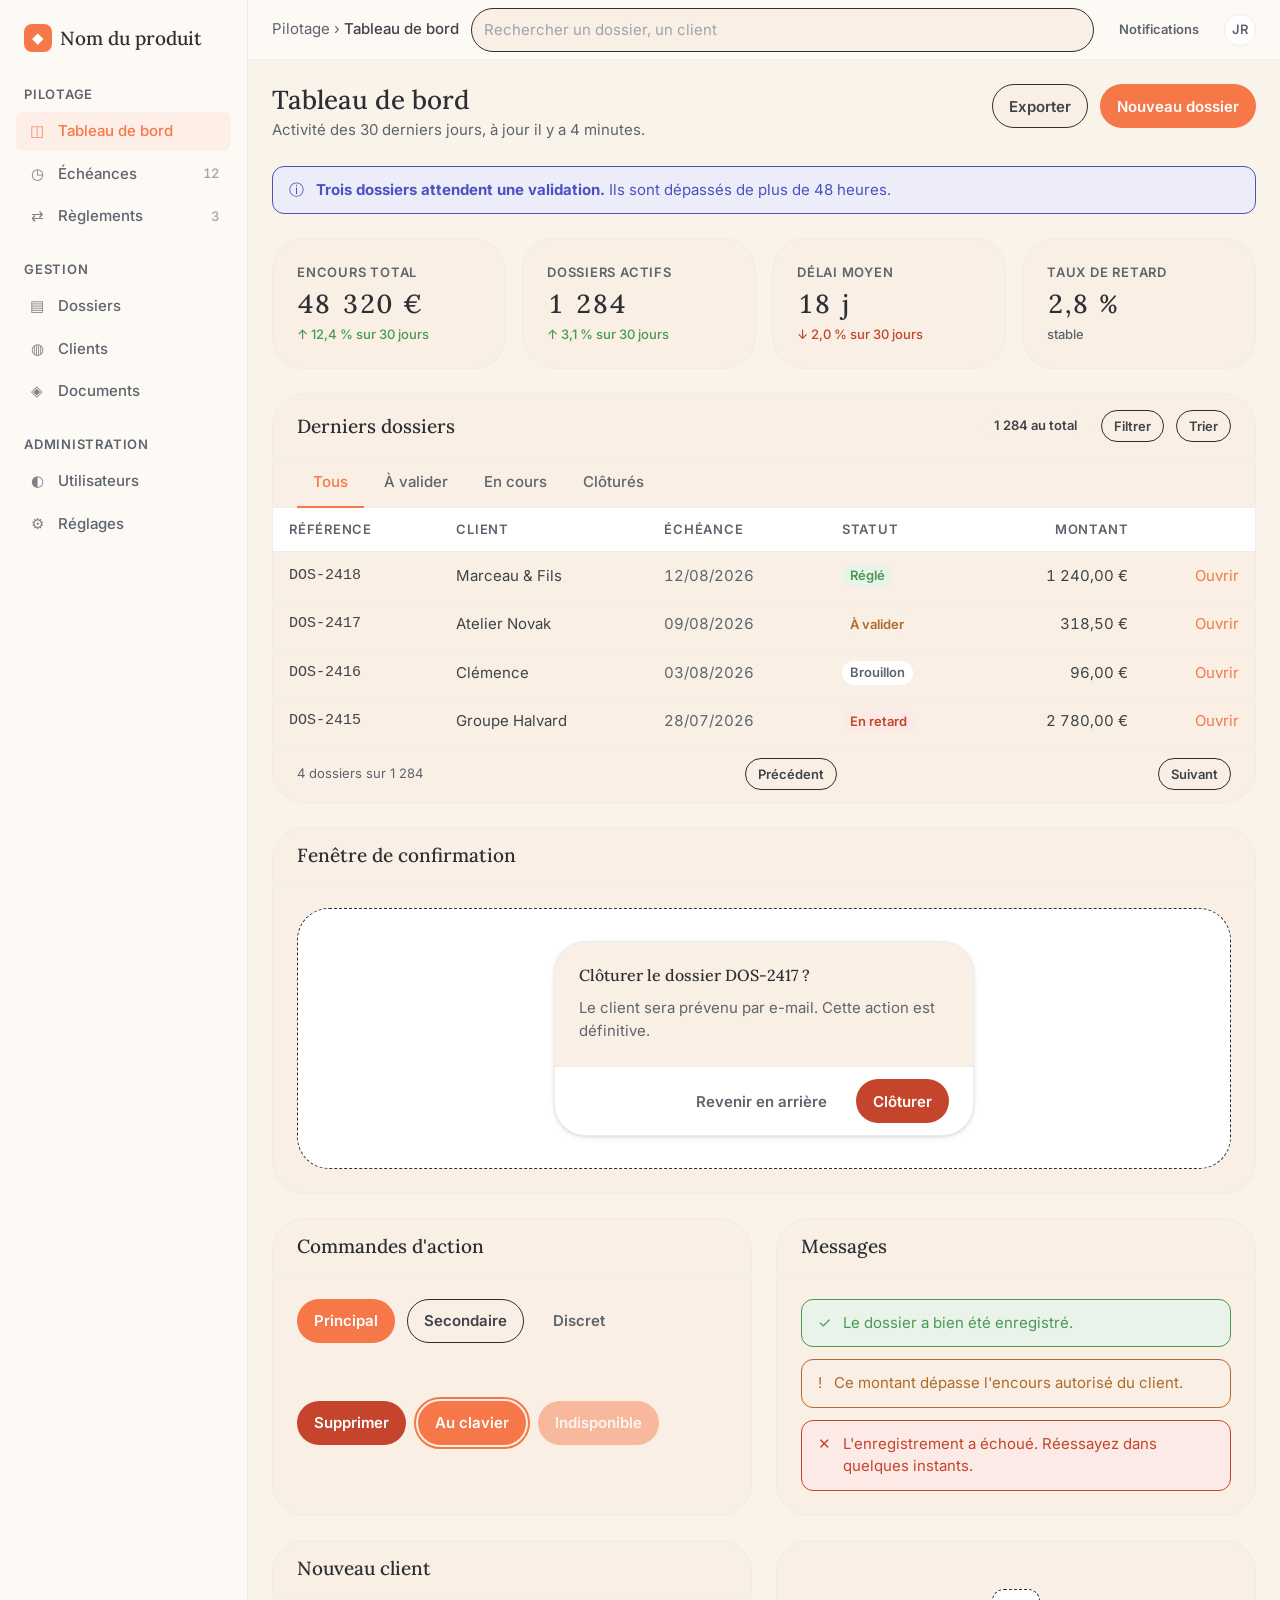
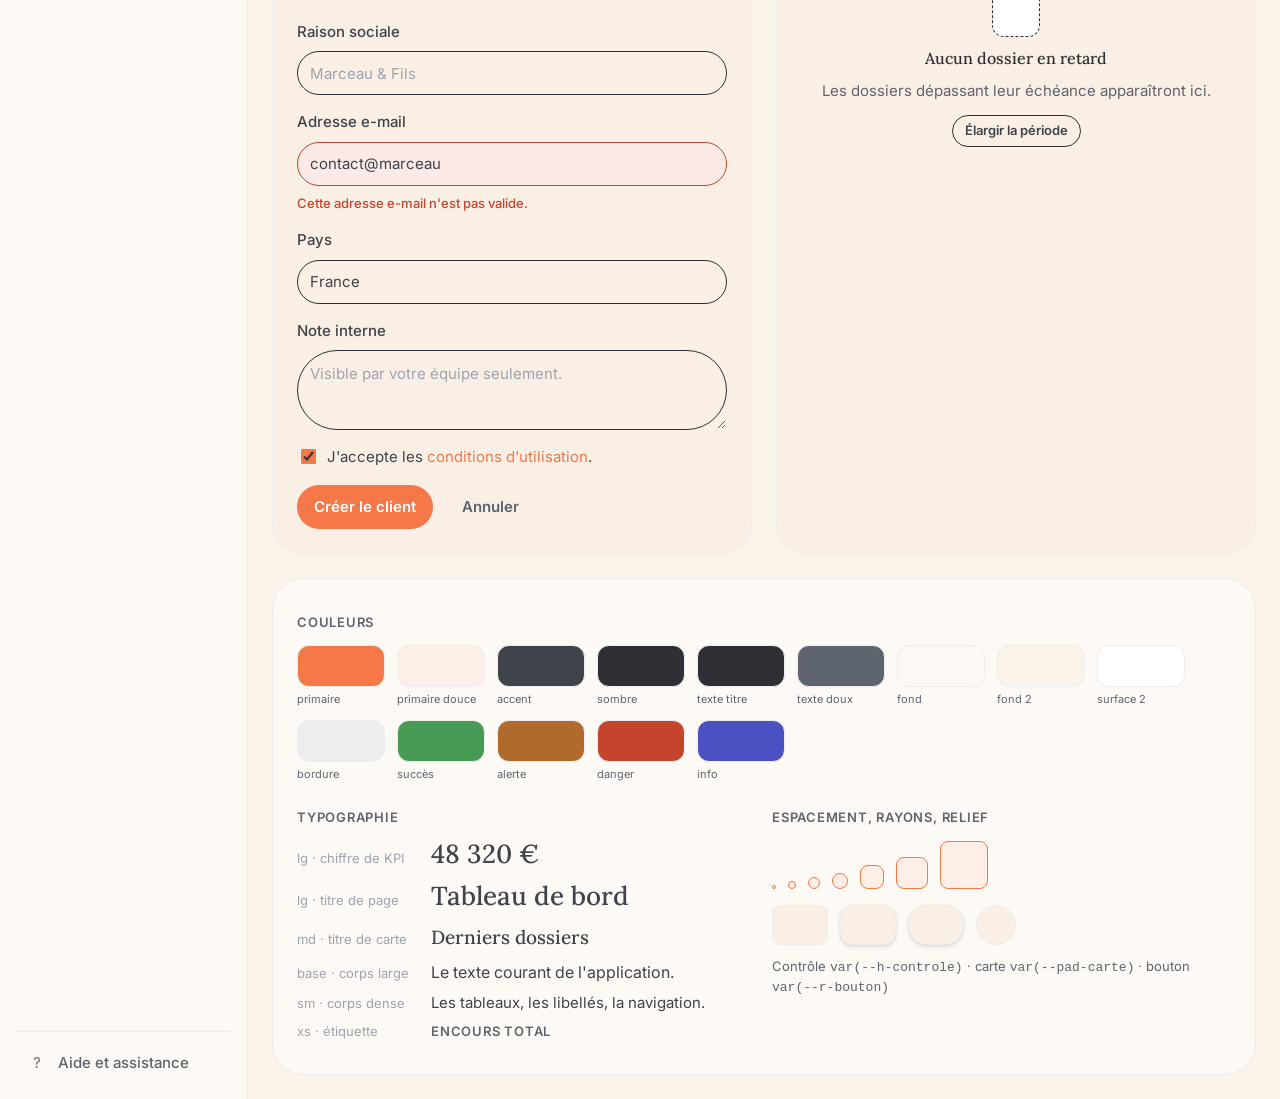
<file: .agents/skills/presta-maquettes/references/apercus/app/warm.html>
<!DOCTYPE html>
<html lang="fr">
<head>
<meta charset="utf-8">
<meta name="viewport" content="width=device-width, initial-scale=1">
<title>Warm</title>

<!-- ============================================================
     GABARIT D'APERÇU — ÉCRAN D'APPLICATION
     méthode Presta / presta-maquettes

     Le pendant de gabarit-apercu.html (page d'accueil), pour les
     projets dont le produit est une application, pas un site.

     MÊME CONTRAT DE VARIABLES que le gabarit page d'accueil : un
     fichier de references/partis-pris/*.css se colle indifféremment
     dans l'un ou dans l'autre, entre les deux marqueurs ci-dessous.

     Un seul fichier, aucune dépendance, aucun script.
     ============================================================ -->

<style>


/* ============================================================
   1. VARIABLES — LE SEUL BLOC À MODIFIER
   ============================================================ */
/* --- DEBUT VARIABLES --- */
/* Warm — Carnet de parchemin et stylo terracotta — serif humaniste, tout en pastille, cartes très arrondies, une braise orange rationnée.
   Documentation complète : design-systems/warm.md */
@import url('https://fonts.googleapis.com/css2?family=Inter:wght@100..900&family=Lora:wght@400..700&display=swap');

:root {

  /* --- Couleurs : fonds et texte ------------------------- */
  --c-fond:            #fdf9f4;   /* Parchment Cream — jamais de blanc froid en fond */
  --c-fond-2:          #f9f3ea;   /* la page reste crème d'un bout à l'autre */
  --c-surface:         #f9efe4;   /* Dust Sand — la carte marketing */
  --c-surface-2:       #ffffff;   /* Star White — les surfaces produit posées dessus */
  --c-sombre:          #2d2f34;   /* Shade Ink */
  --c-sur-sombre:      #ffffff;
  --c-sur-sombre-doux: rgba(255, 255, 255, .70);
  --c-contour-clair:   rgba(255, 255, 255, .30);
  --c-bordure:         #ecedef;   /* Moon Silver — le seul ton de bordure */
  --c-bordure-forte:   #2d2f34;   /* le contour 2px encre : la pastille outlined */
  --c-texte-titre:     #2d2f34;   /* Shade Ink */
  --c-texte:           #3f434a;   /* Shade Charcoal */
  --c-texte-doux:      #5e646e;   /* Shade Slate */
  --c-texte-faible:    #9da3af;   /* Shade Fog */

  /* --- Couleurs : marque --------------------------------- */
  --c-primaire:        #f67748;   /* Ember — moins de 5 % de la page, sinon le signal se dilue */
  --c-primaire-survol: #e5643a;
  --c-primaire-doux:   #fdeee7;
  --c-sur-primaire:    #ffffff;
  --c-focus:           #f67748;
  --c-accent:          #3f434a;   /* Dust Tag Chip : encre sur sable, jamais la braise */
  --c-accent-doux:     #f9efe4;

  /* --- Couleurs : sémantique ----------------------------- */
  --c-succes:          #479a53;   /* Verification Green */
  --c-succes-fond:     #eaf3ea;
  --c-alerte:          #b06a2c;   /* dérivé : le système n'a pas de couleur d'avertissement */
  --c-alerte-fond:     #f9efe4;
  --c-danger:          #c4452b;   /* braise assombrie pour ne pas concurrencer le CTA */
  --c-danger-fond:     #fbeae5;
  --c-info:            #4b51c3;   /* Tag Violet */
  --c-info-fond:       #ecedf8;

  /* --- Typographie --------------------------------------- */
  --police:       'Inter', -apple-system, BlinkMacSystemFont, "Segoe UI", Roboto, sans-serif;
  --police-titre: 'Lora', ui-serif, Georgia, Cambria, "Times New Roman", serif;
  --police-mono:  ui-monospace, SFMono-Regular, Menlo, Consolas, monospace;

  --ts-xs:   0.8125rem;  /* 13 */
  --ts-sm:   0.9375rem;  /* 15 */
  --ts-base: 1rem;       /* 16 */
  --ts-md:   1.1875rem;  /* 19 */
  --ts-lg:   1.625rem;   /* 26 */
  --ts-xl:   2.25rem;    /* 36 */
  --ts-2xl:  4rem;       /* 64 */
  --ts-3xl:  4rem;

  --gr-normal: 400;
  --gr-moyen:  500;
  --gr-fort:   600;
  --gr-titre:  500;      /* le serif porte le titre, jamais le gras 700 */

  --ih-serree:  1.2;
  --ih-normale: 1.5;
  --interlettre-titre: 0em;   /* un serif humaniste ne se resserre pas */
  --interlettre-etiquette: 0.06em;

  /* --- Espacement (base 4px) ------------------------------ */
  --e-1: 4px;   --e-2: 8px;   --e-3: 12px;  --e-4: 16px;
  --e-5: 24px;  --e-6: 32px;  --e-7: 48px;  --e-8: 72px;  --e-9: 96px;

  /* --- Rayons -------------------------------------------- */
  --r-sm:    8px;
  --r-md:    12px;
  --r-lg:    32px;       /* la signature du système : cartes très arrondies */
  --r-xl:    32px;
  --r-plein: 999px;
  --r-bouton: 999px;     /* tout est pastille */
  --r-saisie: 999px;

  /* --- Ombres et relief ---------------------------------- */
  --o-sm: 0 0 0 0 rgba(0, 0, 0, 0);   /* les cartes marketing sont à plat */
  --o-md: rgba(0, 0, 0, .1) 0 1px 3px 0, rgba(0, 0, 0, .05) 0 2px 6px 0, rgba(0, 0, 0, .01) 0 4px 12px 0;
  --o-lg: rgba(0, 0, 0, .1) 0 1px 3px 0, rgba(0, 0, 0, .05) 0 2px 6px 0, rgba(0, 0, 0, .01) 0 4px 12px 0;
  --trait: 1px;

  /* --- Densité et mise en page ---------------------------- */
  --h-controle:   44px;
  --pad-carte:    40px;
  --pad-section:  96px;
  --largeur-max:  1200px;
  --largeur-texte: 62ch;

  /* --- Ton éditorial -------------------------------------
     Chaleureux et direct. Phrases courtes, vocabulaire de
     tous les jours, un mot-clé mis en avant par phrase.      */
}
/* --- FIN VARIABLES --- */

/* ============================================================
   2. SOCLE — identique pour tous les partis pris
   ============================================================ */
*, *::before, *::after { box-sizing: border-box; }
html { -webkit-text-size-adjust: 100%; }
body {
  margin: 0;
  background: var(--c-fond-2);
  color: var(--c-texte);
  font-family: var(--police);
  font-size: var(--ts-sm);
  line-height: var(--ih-normale);
  -webkit-font-smoothing: antialiased;
}
h1, h2, h3, h4 {
  font-family: var(--police-titre);
  color: var(--c-texte-titre);
  font-weight: var(--gr-titre);
  line-height: var(--ih-serree);
  letter-spacing: var(--interlettre-titre);
  margin: 0;
}
h1 { font-size: var(--ts-lg); }
h2 { font-size: var(--ts-md); }
h3 { font-size: var(--ts-base); }
h4 { font-size: var(--ts-sm); }
p  { margin: 0; }
ul { margin: 0; padding: 0; list-style: none; }
a  { color: var(--c-primaire); text-decoration: none; }
a:hover { text-decoration: underline; }

.doux   { color: var(--c-texte-doux); }
.faible { color: var(--c-texte-faible); }
.mono   { font-family: var(--police-mono); }
.num    { font-variant-numeric: tabular-nums; }
.etiquette {
  font-size: var(--ts-xs);
  font-weight: var(--gr-fort);
  letter-spacing: var(--interlettre-etiquette);
  text-transform: uppercase;
  color: var(--c-texte-doux);
}

/* --- Coque de l'application ------------------------------- */
.appli { display: flex; min-height: 100vh; }

.laterale {
  width: 248px; flex: none;
  background: var(--c-fond);
  border-right: var(--trait) solid var(--c-bordure);
  padding: var(--e-4);
  display: flex; flex-direction: column; gap: var(--e-5);
}
.marque {
  display: flex; align-items: center; gap: var(--e-2);
  font-family: var(--police-titre);
  font-weight: var(--gr-titre);
  font-size: var(--ts-md);
  letter-spacing: var(--interlettre-titre);
  color: var(--c-texte-titre);
  padding: var(--e-2);
}
.marque:hover { text-decoration: none; }
.pastille {
  width: 28px; height: 28px; flex: none;
  border-radius: var(--r-sm);
  background: var(--c-primaire);
  color: var(--c-sur-primaire);
  display: grid; place-items: center;
  font-size: var(--ts-sm);
}
.groupe-nav { display: flex; flex-direction: column; gap: var(--e-1); }
.groupe-nav .etiquette { padding: 0 var(--e-2) var(--e-1); }
.groupe-nav a {
  display: flex; align-items: center; gap: var(--e-3);
  padding: var(--e-2) var(--e-3);
  border-radius: var(--r-sm);
  color: var(--c-texte-doux);
  font-weight: var(--gr-moyen);
}
.groupe-nav a:hover { background: var(--c-surface-2); color: var(--c-texte); text-decoration: none; }
.groupe-nav a[aria-current] { background: var(--c-primaire-doux); color: var(--c-primaire); }
.groupe-nav a .compteur {
  margin-left: auto;
  font-size: var(--ts-xs);
  font-variant-numeric: tabular-nums;
  color: var(--c-texte-faible);
}
.glyphe { width: 18px; text-align: center; flex: none; opacity: .8; }
.pied-laterale { margin-top: auto; border-top: var(--trait) solid var(--c-bordure); padding-top: var(--e-3); }

.zone { flex: 1; min-width: 0; display: flex; flex-direction: column; }

.barre {
  background: var(--c-fond);
  border-bottom: var(--trait) solid var(--c-bordure);
  padding: 0 var(--e-5);
  height: 60px;
  display: flex; align-items: center; gap: var(--e-3);
}
.fil { color: var(--c-texte-doux); margin-right: auto; white-space: nowrap; }
.fil b { color: var(--c-texte); font-weight: var(--gr-moyen); }
.recherche { width: 260px; }
.avatar {
  width: 32px; height: 32px; flex: none;
  border-radius: var(--r-plein);
  background: var(--c-surface-2);
  border: var(--trait) solid var(--c-bordure);
  display: grid; place-items: center;
  font-size: var(--ts-xs); font-weight: var(--gr-fort);
  color: var(--c-texte-doux);
}

.page {
  padding: var(--e-5);
  display: flex; flex-direction: column; gap: var(--e-5);
}
.entete-page { display: flex; align-items: flex-start; gap: var(--e-3); flex-wrap: wrap; }
.entete-page > div:first-child { flex: 1 1 320px; }
.entete-page p { margin-top: var(--e-1); color: var(--c-texte-doux); }

/* --- Cartes ----------------------------------------------- */
.carte {
  background: var(--c-surface);
  border: var(--trait) solid var(--c-bordure);
  border-radius: var(--r-lg);
  box-shadow: var(--o-sm);
}
.carte-entete {
  padding: var(--e-4) var(--e-5);
  border-bottom: var(--trait) solid var(--c-bordure);
  display: flex; align-items: center; gap: var(--e-3); flex-wrap: wrap;
}
.carte-entete h2 { margin-right: auto; }
.carte-corps { padding: var(--e-5); }

.grille-kpi {
  display: grid;
  grid-template-columns: repeat(auto-fit, minmax(200px, 1fr));
  gap: var(--e-4);
}
.kpi { padding: var(--e-5); display: flex; flex-direction: column; gap: var(--e-2); }
.kpi .valeur {
  font-family: var(--police-titre);
  font-size: var(--ts-lg);
  font-weight: var(--gr-titre);
  line-height: 1;
  letter-spacing: var(--interlettre-titre);
  color: var(--c-texte-titre);
  font-variant-numeric: tabular-nums;
}
.evolution { font-size: var(--ts-xs); font-weight: var(--gr-moyen); }
.evolution.hausse { color: var(--c-succes); }
.evolution.baisse { color: var(--c-danger); }

/* Deux cartes côte à côte au maximum, et seulement en bas de page.
   Tout ce qui porte de la donnée prend la largeur entière. */
.colonnes {
  display: grid;
  grid-template-columns: repeat(auto-fit, minmax(400px, 1fr));
  gap: var(--e-5);
}
/* les cartes d'une même rangée s'alignent en hauteur : aucun bloc ne flotte dans le vide */
.colonnes > .carte { display: flex; flex-direction: column; }
.colonnes > .carte > .carte-corps, .colonnes > .carte > .vide { flex: 1; }

/* --- Boutons ---------------------------------------------- */
.btn {
  display: inline-flex; align-items: center; justify-content: center; gap: var(--e-2);
  height: var(--h-controle);
  padding: 0 var(--e-4);
  border-radius: var(--r-bouton);
  border: var(--trait) solid transparent;
  font-family: inherit;
  font-size: var(--ts-sm);
  font-weight: var(--gr-fort);
  line-height: 1;
  cursor: pointer; white-space: nowrap;
  transition: background-color .12s ease, border-color .12s ease;
}
.btn-primaire { background: var(--c-primaire); color: var(--c-sur-primaire); }
.btn-primaire:hover { background: var(--c-primaire-survol); }
.btn-second { background: var(--c-surface); color: var(--c-texte); border-color: var(--c-bordure-forte); }
.btn-second:hover { background: var(--c-surface-2); }
.btn-discret { background: transparent; color: var(--c-texte-doux); }
.btn-discret:hover { background: var(--c-surface-2); color: var(--c-texte); }
.btn-danger { background: var(--c-danger); color: #fff; }
.btn-focus { outline: 2px solid var(--c-focus); outline-offset: 2px; }
.btn-petit { height: 32px; padding: 0 var(--e-3); font-size: var(--ts-xs); }
.btn:disabled, .btn[aria-disabled="true"] { opacity: .45; cursor: not-allowed; }

/* --- Formulaire ------------------------------------------- */
.formulaire { display: flex; flex-direction: column; gap: var(--e-4); }
.rangee { display: grid; grid-template-columns: 1fr 1fr; gap: var(--e-4); }
.champ { display: flex; flex-direction: column; gap: var(--e-2); }
.champ > label { font-size: var(--ts-sm); font-weight: var(--gr-moyen); color: var(--c-texte); }
.saisie {
  height: var(--h-controle);
  padding: 0 var(--e-3);
  border: var(--trait) solid var(--c-bordure-forte);
  border-radius: var(--r-saisie);
  background: var(--c-surface);
  color: var(--c-texte);
  font-family: inherit;
  font-size: var(--ts-sm);
  width: 100%;
}
.saisie::placeholder { color: var(--c-texte-faible); }
.saisie:focus { outline: 2px solid var(--c-focus); outline-offset: 1px; }
textarea.saisie { height: auto; min-height: 80px; padding: var(--e-3); line-height: var(--ih-normale); resize: vertical; }
select.saisie { appearance: none; }
.aide { font-size: var(--ts-xs); color: var(--c-texte-doux); }
.champ-erreur .saisie { border-color: var(--c-danger); background: var(--c-danger-fond); }
.msg-erreur { font-size: var(--ts-xs); color: var(--c-danger); font-weight: var(--gr-moyen); }
.case { display: flex; align-items: flex-start; gap: var(--e-2); }
.case input { margin-top: 3px; accent-color: var(--c-primaire); width: 15px; height: 15px; }
.actions-formulaire { display: flex; gap: var(--e-3); align-items: center; }

/* --- Onglets ---------------------------------------------- */
.onglets { display: flex; gap: var(--e-1); border-bottom: var(--trait) solid var(--c-bordure); padding: 0 var(--e-5); }
.onglets a {
  padding: var(--e-3) var(--e-4);
  font-weight: var(--gr-moyen);
  color: var(--c-texte-doux);
  border-bottom: 2px solid transparent;
  margin-bottom: -1px;
}
.onglets a:hover { color: var(--c-texte); text-decoration: none; }
.onglets a[aria-current] { color: var(--c-primaire); border-bottom-color: var(--c-primaire); }

/* --- Tableau ---------------------------------------------- */
.enveloppe-table { overflow-x: auto; }
table { width: 100%; border-collapse: collapse; }
thead th {
  background: var(--c-surface-2);
  text-align: left;
  padding: var(--e-3) var(--e-4);
  font-size: var(--ts-xs);
  font-weight: var(--gr-fort);
  letter-spacing: var(--interlettre-etiquette);
  text-transform: uppercase;
  color: var(--c-texte-doux);
  border-bottom: var(--trait) solid var(--c-bordure);
  white-space: nowrap;
}
tbody td { padding: var(--e-3) var(--e-4); border-bottom: var(--trait) solid var(--c-bordure); vertical-align: middle; }
tbody tr:last-child td { border-bottom: 0; }
tbody tr:hover { background: var(--c-surface-2); }
td.droite, th.droite { text-align: right; }
.pagination {
  display: flex; align-items: center; gap: var(--e-3);
  padding: var(--e-3) var(--e-5);
  border-top: var(--trait) solid var(--c-bordure);
  color: var(--c-texte-doux); font-size: var(--ts-xs);
}
.pagination .btn { margin-left: auto; }

/* --- Badges et messages ------------------------------------ */
.badge {
  display: inline-flex; align-items: center;
  padding: 2px var(--e-2);
  border-radius: var(--r-plein);
  font-size: var(--ts-xs);
  font-weight: var(--gr-fort);
  white-space: nowrap;
}
.badge-succes { background: var(--c-succes-fond); color: var(--c-succes); }
.badge-alerte { background: var(--c-alerte-fond); color: var(--c-alerte); }
.badge-danger { background: var(--c-danger-fond); color: var(--c-danger); }
.badge-neutre { background: var(--c-surface-2); color: var(--c-texte-doux); }

.message {
  display: flex; gap: var(--e-3);
  padding: var(--e-3) var(--e-4);
  border-radius: var(--r-md);
  border: var(--trait) solid transparent;
}
.message-info   { background: var(--c-info-fond);   color: var(--c-info);   border-color: var(--c-info); }
.message-succes { background: var(--c-succes-fond); color: var(--c-succes); border-color: var(--c-succes); }
.message-alerte { background: var(--c-alerte-fond); color: var(--c-alerte); border-color: var(--c-alerte); }
.message-danger { background: var(--c-danger-fond); color: var(--c-danger); border-color: var(--c-danger); }

/* --- Divers ------------------------------------------------ */
.vide {
  display: flex; flex-direction: column; align-items: center; gap: var(--e-3);
  padding: var(--e-7) var(--e-5);
  text-align: center;
}
.vide .cadre {
  width: 48px; height: 48px;
  border-radius: var(--r-md);
  background: var(--c-surface-2);
  border: var(--trait) dashed var(--c-bordure-forte);
}
.scene-modale {
  background: var(--c-surface-2);
  border: var(--trait) dashed var(--c-bordure-forte);
  border-radius: var(--r-lg);
  padding: var(--e-6);
  display: grid; place-items: center;
}
.modale {
  width: min(420px, 100%);
  background: var(--c-surface);
  border: var(--trait) solid var(--c-bordure);
  border-radius: var(--r-lg);
  box-shadow: var(--o-lg);
  overflow: hidden;
}
.modale .corps { padding: var(--e-5); display: flex; flex-direction: column; gap: var(--e-3); }
.modale .pied {
  padding: var(--e-3) var(--e-5);
  background: var(--c-surface-2);
  border-top: var(--trait) solid var(--c-bordure);
  display: flex; justify-content: flex-end; gap: var(--e-3);
}
.pilule {
  display: inline-flex; align-items: center; gap: var(--e-1);
  padding: 2px var(--e-3);
  border-radius: var(--r-plein);
  background: var(--c-accent-doux);
  color: var(--c-accent);
  font-size: var(--ts-xs);
  font-weight: var(--gr-fort);
}

/* --- Fiche du parti pris ----------------------------------- */
.fiche {
  border-top: var(--trait) solid var(--c-bordure);
  background: var(--c-fond);
  padding: var(--e-6) var(--e-5);
  display: flex; flex-direction: column; gap: var(--e-5);
}
.nuancier { display: flex; flex-wrap: wrap; gap: var(--e-3); }
.teinte { display: flex; flex-direction: column; gap: var(--e-1); width: 88px; }
.teinte .pave { height: 42px; border-radius: var(--r-md); border: var(--trait) solid var(--c-bordure); }
.teinte small { font-size: 11px; color: var(--c-texte-doux); }
.echelle-typo { display: flex; flex-direction: column; gap: var(--e-2); }
.echelle-typo > div { display: flex; align-items: baseline; gap: var(--e-4); }
.echelle-typo small { width: 118px; flex: none; font-size: var(--ts-xs); color: var(--c-texte-faible); }
.echelle-espace { display: flex; align-items: flex-end; gap: var(--e-3); }
.echelle-espace span { display: block; background: var(--c-primaire-doux); border: var(--trait) solid var(--c-primaire); border-radius: var(--r-sm); }

@media (max-width: 1080px) {
  .colonnes { grid-template-columns: 1fr; }
  .laterale { display: none; }
  .rangee { grid-template-columns: 1fr; }
}
</style>
</head>

<body>

<div class="appli">

  <!-- ---------- Barre latérale ---------- -->
  <aside class="laterale">
    <a class="marque" href="#"><span class="pastille">◆</span> Nom du produit</a>

    <nav class="groupe-nav">
      <span class="etiquette">Pilotage</span>
      <a href="#" aria-current="page"><span class="glyphe">◫</span> Tableau de bord</a>
      <a href="#"><span class="glyphe">◷</span> Échéances <span class="compteur">12</span></a>
      <a href="#"><span class="glyphe">⇄</span> Règlements <span class="compteur">3</span></a>
    </nav>

    <nav class="groupe-nav">
      <span class="etiquette">Gestion</span>
      <a href="#"><span class="glyphe">▤</span> Dossiers</a>
      <a href="#"><span class="glyphe">◍</span> Clients</a>
      <a href="#"><span class="glyphe">◈</span> Documents</a>
    </nav>

    <nav class="groupe-nav">
      <span class="etiquette">Administration</span>
      <a href="#"><span class="glyphe">◐</span> Utilisateurs</a>
      <a href="#"><span class="glyphe">⚙</span> Réglages</a>
    </nav>

    <div class="pied-laterale groupe-nav">
      <a href="#"><span class="glyphe">?</span> Aide et assistance</a>
    </div>
  </aside>

  <div class="zone">

    <!-- ---------- Barre supérieure ---------- -->
    <header class="barre">
      <div class="fil">Pilotage &rsaquo; <b>Tableau de bord</b></div>
      <input class="saisie recherche" placeholder="Rechercher un dossier, un client">
      <button class="btn btn-discret btn-petit">Notifications</button>
      <div class="avatar">JR</div>
    </header>

    <main class="page">

      <!-- ---------- Titre de page ---------- -->
      <div class="entete-page">
        <div>
          <h1>Tableau de bord</h1>
          <p>Activité des 30 derniers jours, à jour il y a 4 minutes.</p>
        </div>
        <button class="btn btn-second">Exporter</button>
        <button class="btn btn-primaire">Nouveau dossier</button>
      </div>

      <!-- ---------- Message ---------- -->
      <div class="message message-info">
        <span>ⓘ</span>
        <div><strong>Trois dossiers attendent une validation.</strong> Ils sont dépassés de plus de 48 heures.</div>
      </div>

      <!-- ---------- KPI ---------- -->
      <div class="grille-kpi">
        <div class="carte kpi">
          <span class="etiquette">Encours total</span>
          <span class="valeur">48 320 €</span>
          <span class="evolution hausse">↑ 12,4 % sur 30 jours</span>
        </div>
        <div class="carte kpi">
          <span class="etiquette">Dossiers actifs</span>
          <span class="valeur">1 284</span>
          <span class="evolution hausse">↑ 3,1 % sur 30 jours</span>
        </div>
        <div class="carte kpi">
          <span class="etiquette">Délai moyen</span>
          <span class="valeur">18 j</span>
          <span class="evolution baisse">↓ 2,0 % sur 30 jours</span>
        </div>
        <div class="carte kpi">
          <span class="etiquette">Taux de retard</span>
          <span class="valeur">2,8 %</span>
          <span class="evolution doux">stable</span>
        </div>
      </div>

      <!-- ---------- Onglets + tableau + pagination ---------- -->
      <section class="carte">
        <div class="carte-entete">
          <h2>Derniers dossiers</h2>
          <span class="pilule">1 284 au total</span>
          <button class="btn btn-second btn-petit">Filtrer</button>
          <button class="btn btn-second btn-petit">Trier</button>
        </div>
        <nav class="onglets">
          <a href="#" aria-current="page">Tous</a>
          <a href="#">À valider</a>
          <a href="#">En cours</a>
          <a href="#">Clôturés</a>
        </nav>
        <div class="enveloppe-table">
          <table>
            <thead>
              <tr>
                <th>Référence</th>
                <th>Client</th>
                <th>Échéance</th>
                <th>Statut</th>
                <th class="droite">Montant</th>
                <th></th>
              </tr>
            </thead>
            <tbody>
              <tr>
                <td class="mono">DOS-2418</td>
                <td>Marceau &amp; Fils</td>
                <td class="doux num">12/08/2026</td>
                <td><span class="badge badge-succes">Réglé</span></td>
                <td class="droite num">1 240,00 €</td>
                <td class="droite"><a href="#">Ouvrir</a></td>
              </tr>
              <tr>
                <td class="mono">DOS-2417</td>
                <td>Atelier Novak</td>
                <td class="doux num">09/08/2026</td>
                <td><span class="badge badge-alerte">À valider</span></td>
                <td class="droite num">318,50 €</td>
                <td class="droite"><a href="#">Ouvrir</a></td>
              </tr>
              <tr>
                <td class="mono">DOS-2416</td>
                <td>Clémence</td>
                <td class="doux num">03/08/2026</td>
                <td><span class="badge badge-neutre">Brouillon</span></td>
                <td class="droite num">96,00 €</td>
                <td class="droite"><a href="#">Ouvrir</a></td>
              </tr>
              <tr>
                <td class="mono">DOS-2415</td>
                <td>Groupe Halvard</td>
                <td class="doux num">28/07/2026</td>
                <td><span class="badge badge-danger">En retard</span></td>
                <td class="droite num">2 780,00 €</td>
                <td class="droite"><a href="#">Ouvrir</a></td>
              </tr>
            </tbody>
          </table>
        </div>
        <div class="pagination">
          <span>4 dossiers sur 1 284</span>
          <button class="btn btn-second btn-petit">Précédent</button>
          <button class="btn btn-second btn-petit">Suivant</button>
        </div>
      </section>

      <!-- ---------- Fenêtre modale ---------- -->
      <section class="carte">
        <div class="carte-entete"><h2>Fenêtre de confirmation</h2></div>
        <div class="carte-corps">
          <div class="scene-modale">
            <div class="modale">
              <div class="corps">
                <h3>Clôturer le dossier DOS-2417 ?</h3>
                <p class="doux">Le client sera prévenu par e-mail. Cette action est définitive.</p>
              </div>
              <div class="pied">
                <button class="btn btn-discret">Revenir en arrière</button>
                <button class="btn btn-danger">Clôturer</button>
              </div>
            </div>
          </div>
        </div>
      </section>

      <!-- ---------- Deux cartes côte à côte au maximum ---------- -->
      <div class="colonnes">

        <!-- ---------- États des commandes d'action ---------- -->
        <section class="carte">
          <div class="carte-entete"><h2>Commandes d'action</h2></div>
          <div class="carte-corps" style="display: flex; flex-wrap: wrap; gap: var(--e-3)">
            <button class="btn btn-primaire">Principal</button>
            <button class="btn btn-second">Secondaire</button>
            <button class="btn btn-discret">Discret</button>
            <button class="btn btn-danger">Supprimer</button>
            <button class="btn btn-primaire btn-focus">Au clavier</button>
            <button class="btn btn-primaire" disabled>Indisponible</button>
          </div>
        </section>

        <!-- ---------- Messages ---------- -->
        <section class="carte">
          <div class="carte-entete"><h2>Messages</h2></div>
          <div class="carte-corps" style="display: flex; flex-direction: column; gap: var(--e-3)">
            <div class="message message-succes"><span>✓</span><div>Le dossier a bien été enregistré.</div></div>
            <div class="message message-alerte"><span>!</span><div>Ce montant dépasse l'encours autorisé du client.</div></div>
            <div class="message message-danger"><span>✕</span><div>L'enregistrement a échoué. Réessayez dans quelques instants.</div></div>
          </div>
        </section>

        <!-- ---------- Formulaire ---------- -->
        <section class="carte">
          <div class="carte-entete"><h2>Nouveau client</h2></div>
          <div class="carte-corps">
            <form class="formulaire" onsubmit="return false">
              <div class="champ">
                <label for="ch-nom">Raison sociale</label>
                <input class="saisie" id="ch-nom" placeholder="Marceau &amp; Fils">
              </div>
              <div class="champ champ-erreur">
                <label for="ch-mail">Adresse e-mail</label>
                <input class="saisie" id="ch-mail" value="contact@marceau">
                <span class="msg-erreur">Cette adresse e-mail n'est pas valide.</span>
              </div>
              <div class="champ">
                <label for="ch-pays">Pays</label>
                <select class="saisie" id="ch-pays">
                  <option>France</option><option>Belgique</option><option>Suisse</option>
                </select>
              </div>
              <div class="champ">
                <label for="ch-note">Note interne</label>
                <textarea class="saisie" id="ch-note" placeholder="Visible par votre équipe seulement."></textarea>
              </div>
              <label class="case">
                <input type="checkbox" checked>
                <span>J'accepte les <a href="#">conditions d'utilisation</a>.</span>
              </label>
              <div class="actions-formulaire">
                <button class="btn btn-primaire">Créer le client</button>
                <button class="btn btn-discret">Annuler</button>
              </div>
            </form>
          </div>
        </section>

        <!-- ---------- État vide ---------- -->
        <section class="carte">
          <div class="vide">
            <div class="cadre"></div>
            <h3>Aucun dossier en retard</h3>
            <p class="doux">Les dossiers dépassant leur échéance apparaîtront ici.</p>
            <button class="btn btn-second btn-petit">Élargir la période</button>
          </div>
        </section>

      </div>

      <!-- ============================================================
           FICHE DU PARTI PRIS — les variables rendues visibles
           ============================================================ -->
      <section class="carte fiche">

        <div>
          <span class="etiquette">Couleurs</span>
          <div class="nuancier" style="margin-top: var(--e-3)">
            <div class="teinte"><div class="pave" style="background: var(--c-primaire)"></div><small>primaire</small></div>
            <div class="teinte"><div class="pave" style="background: var(--c-primaire-doux)"></div><small>primaire douce</small></div>
            <div class="teinte"><div class="pave" style="background: var(--c-accent)"></div><small>accent</small></div>
            <div class="teinte"><div class="pave" style="background: var(--c-sombre)"></div><small>sombre</small></div>
            <div class="teinte"><div class="pave" style="background: var(--c-texte-titre)"></div><small>texte titre</small></div>
            <div class="teinte"><div class="pave" style="background: var(--c-texte-doux)"></div><small>texte doux</small></div>
            <div class="teinte"><div class="pave" style="background: var(--c-fond)"></div><small>fond</small></div>
            <div class="teinte"><div class="pave" style="background: var(--c-fond-2)"></div><small>fond 2</small></div>
            <div class="teinte"><div class="pave" style="background: var(--c-surface-2)"></div><small>surface 2</small></div>
            <div class="teinte"><div class="pave" style="background: var(--c-bordure)"></div><small>bordure</small></div>
            <div class="teinte"><div class="pave" style="background: var(--c-succes)"></div><small>succès</small></div>
            <div class="teinte"><div class="pave" style="background: var(--c-alerte)"></div><small>alerte</small></div>
            <div class="teinte"><div class="pave" style="background: var(--c-danger)"></div><small>danger</small></div>
            <div class="teinte"><div class="pave" style="background: var(--c-info)"></div><small>info</small></div>
          </div>
        </div>

        <div class="rangee">
          <div>
            <span class="etiquette">Typographie</span>
            <div class="echelle-typo" style="margin-top: var(--e-3)">
              <div><small>lg · chiffre de KPI</small><span style="font-family: var(--police-titre); font-size: var(--ts-lg); font-weight: var(--gr-titre); line-height: 1; letter-spacing: var(--interlettre-titre)">48 320 €</span></div>
              <div><small>lg · titre de page</small><span style="font-family: var(--police-titre); font-size: var(--ts-lg); font-weight: var(--gr-titre); letter-spacing: var(--interlettre-titre)">Tableau de bord</span></div>
              <div><small>md · titre de carte</small><span style="font-family: var(--police-titre); font-size: var(--ts-md); font-weight: var(--gr-titre)">Derniers dossiers</span></div>
              <div><small>base · corps large</small><span style="font-size: var(--ts-base)">Le texte courant de l'application.</span></div>
              <div><small>sm · corps dense</small><span style="font-size: var(--ts-sm)">Les tableaux, les libellés, la navigation.</span></div>
              <div><small>xs · étiquette</small><span class="etiquette">Encours total</span></div>
            </div>
          </div>

          <div>
            <span class="etiquette">Espacement, rayons, relief</span>
            <div class="echelle-espace" style="margin-top: var(--e-3)">
              <span style="width: var(--e-1); height: var(--e-1)"></span>
              <span style="width: var(--e-2); height: var(--e-2)"></span>
              <span style="width: var(--e-3); height: var(--e-3)"></span>
              <span style="width: var(--e-4); height: var(--e-4)"></span>
              <span style="width: var(--e-5); height: var(--e-5)"></span>
              <span style="width: var(--e-6); height: var(--e-6)"></span>
              <span style="width: var(--e-7); height: var(--e-7)"></span>
            </div>
            <div style="display: flex; gap: var(--e-3); align-items: flex-end; margin-top: var(--e-4)">
              <div style="width: 56px; height: 40px; background: var(--c-surface); border: var(--trait) solid var(--c-bordure); border-radius: var(--r-sm); box-shadow: var(--o-sm)"></div>
              <div style="width: 56px; height: 40px; background: var(--c-surface); border: var(--trait) solid var(--c-bordure); border-radius: var(--r-md); box-shadow: var(--o-md)"></div>
              <div style="width: 56px; height: 40px; background: var(--c-surface); border: var(--trait) solid var(--c-bordure); border-radius: var(--r-lg); box-shadow: var(--o-lg)"></div>
              <div style="width: 40px; height: 40px; background: var(--c-surface); border: var(--trait) solid var(--c-bordure); border-radius: var(--r-plein)"></div>
            </div>
            <p class="aide" style="margin-top: var(--e-3)">
              Contrôle <span class="mono">var(--h-controle)</span> ·
              carte <span class="mono">var(--pad-carte)</span> ·
              bouton <span class="mono">var(--r-bouton)</span>
            </p>
          </div>
        </div>

      </section>

    </main>
  </div>
</div>

</body>
</html>
</file>
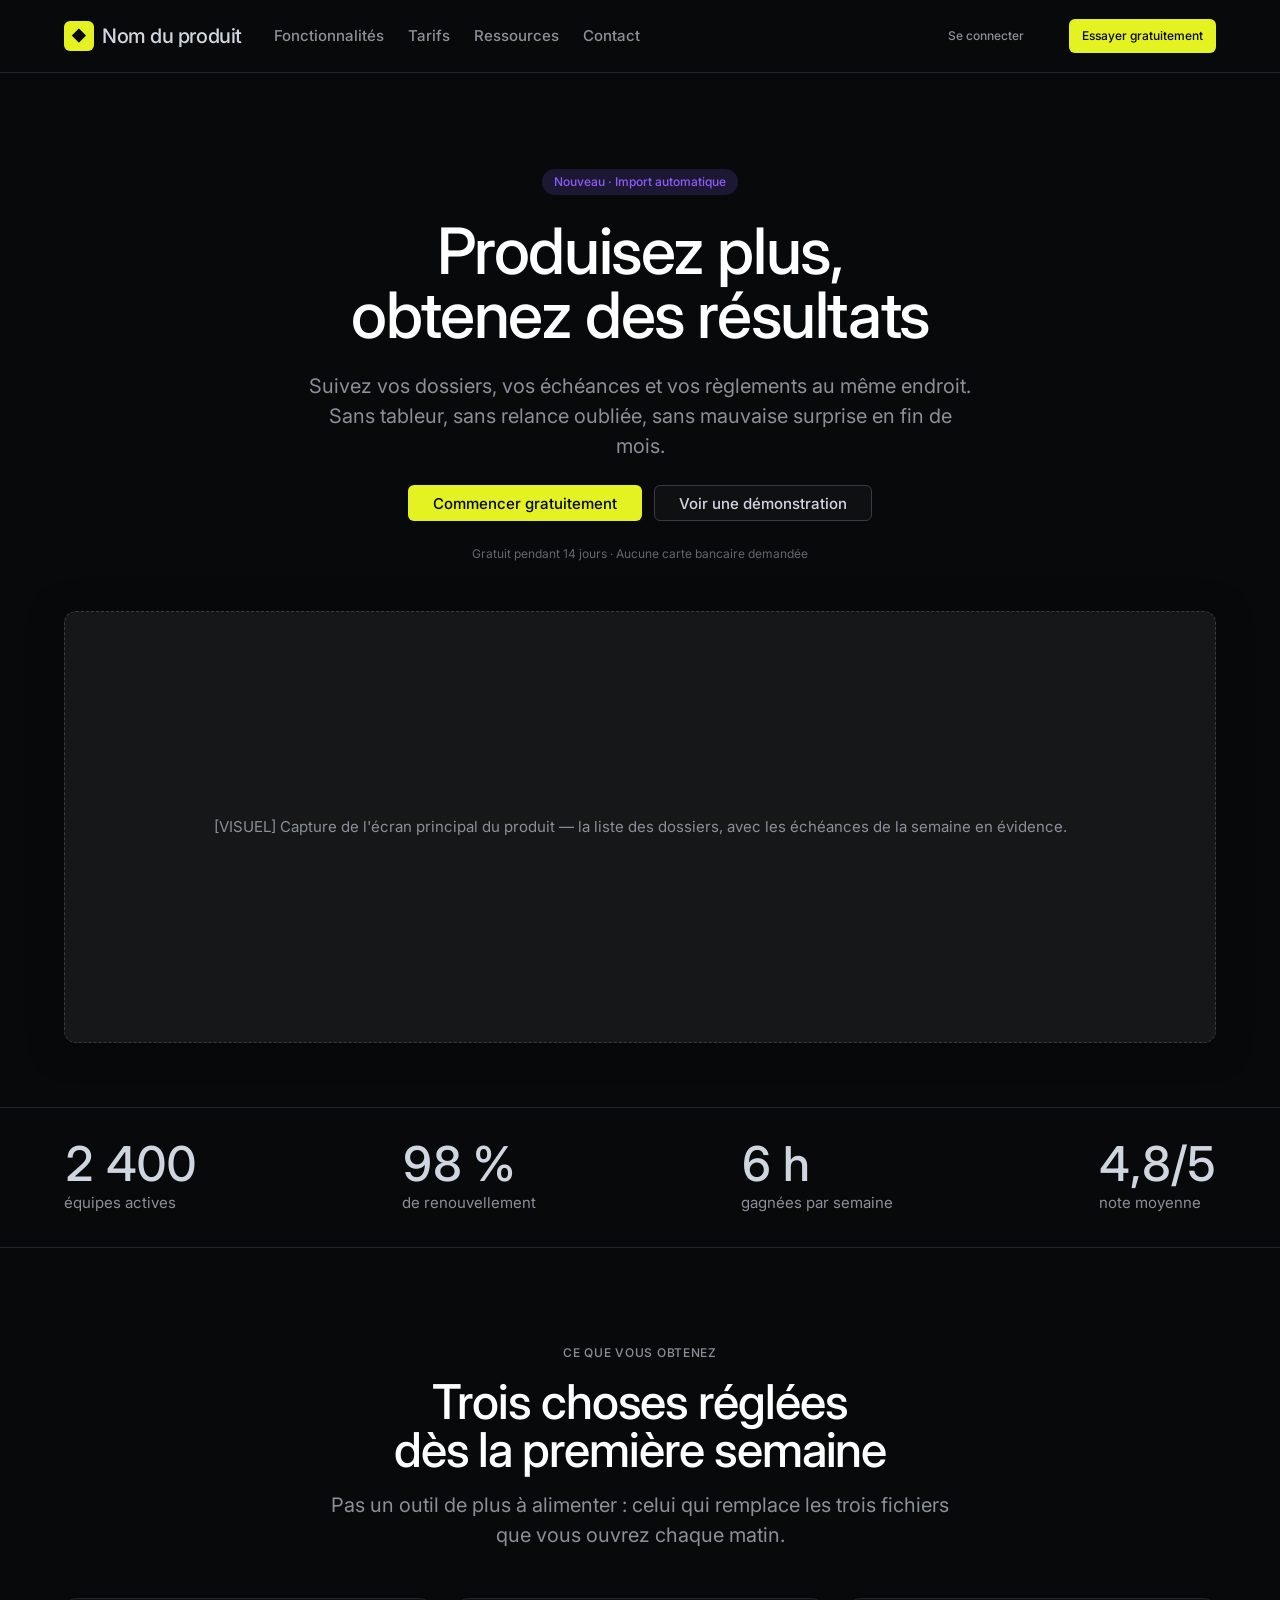
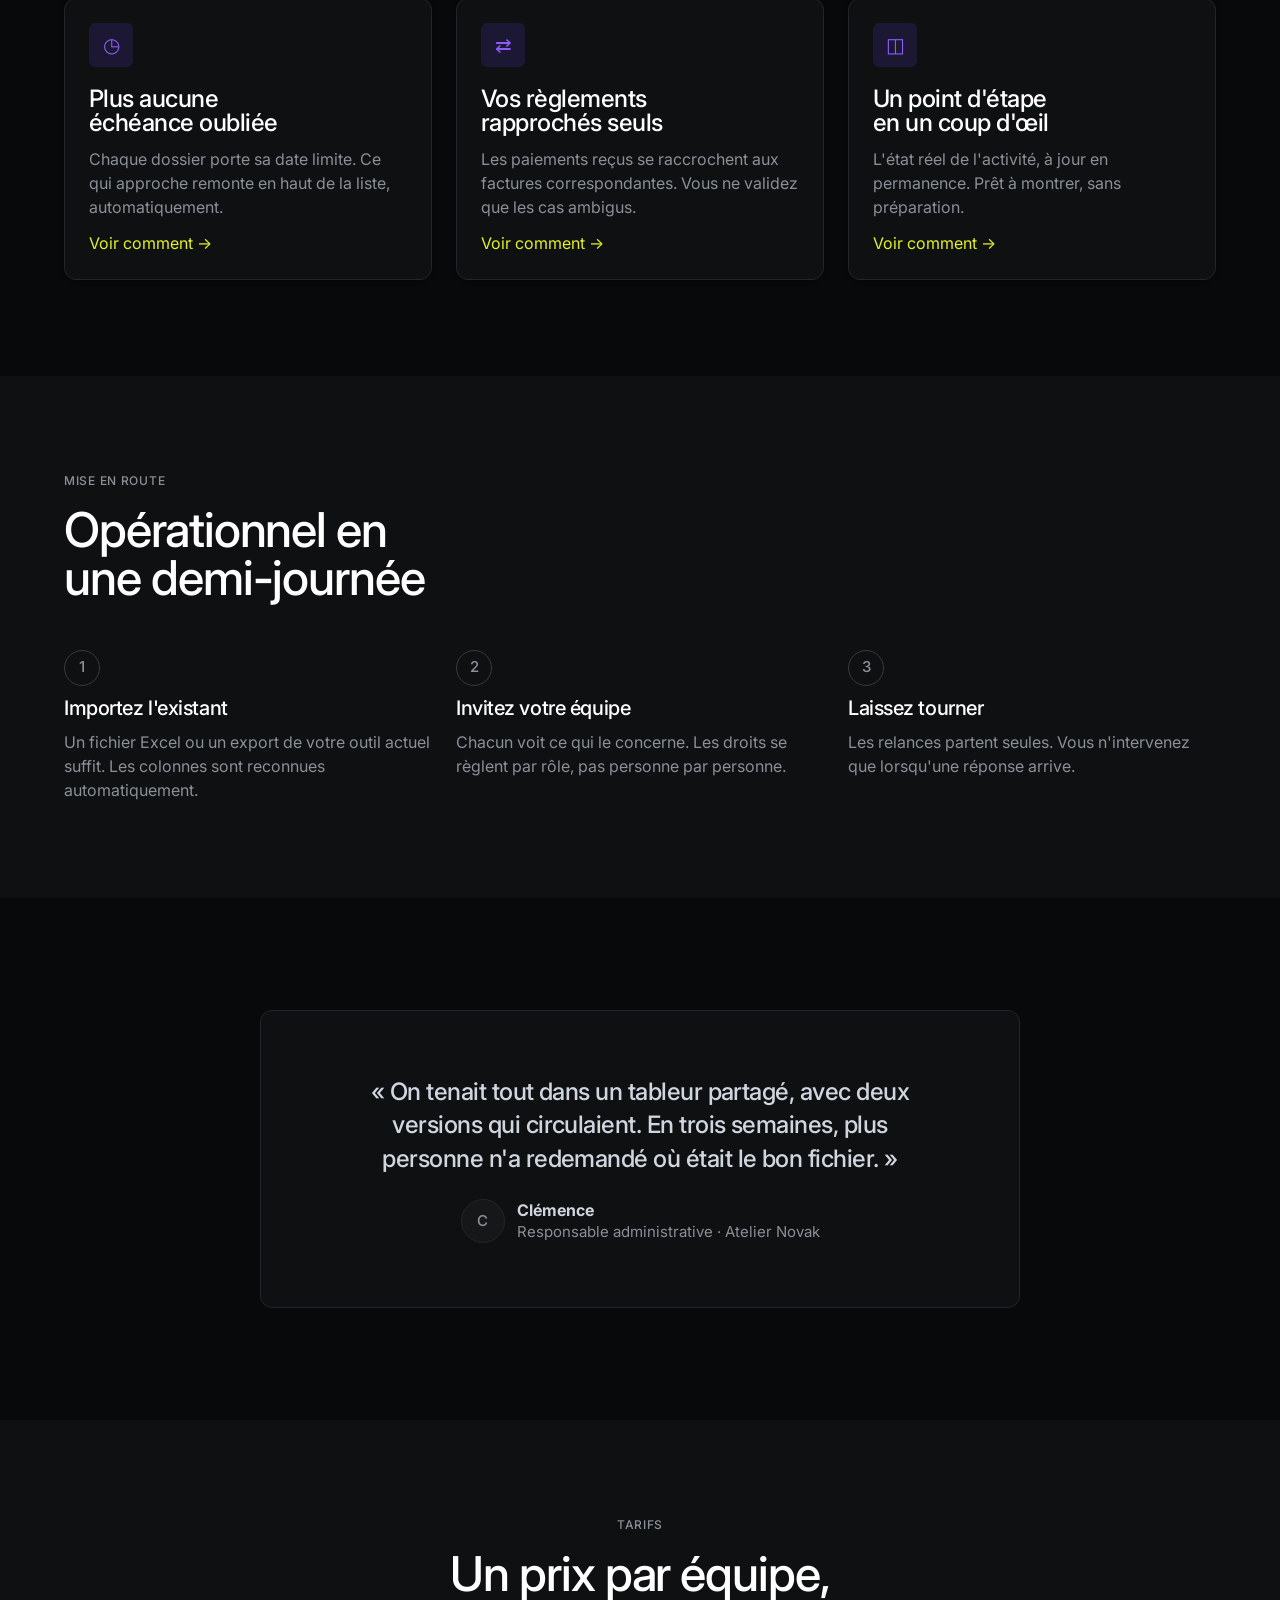
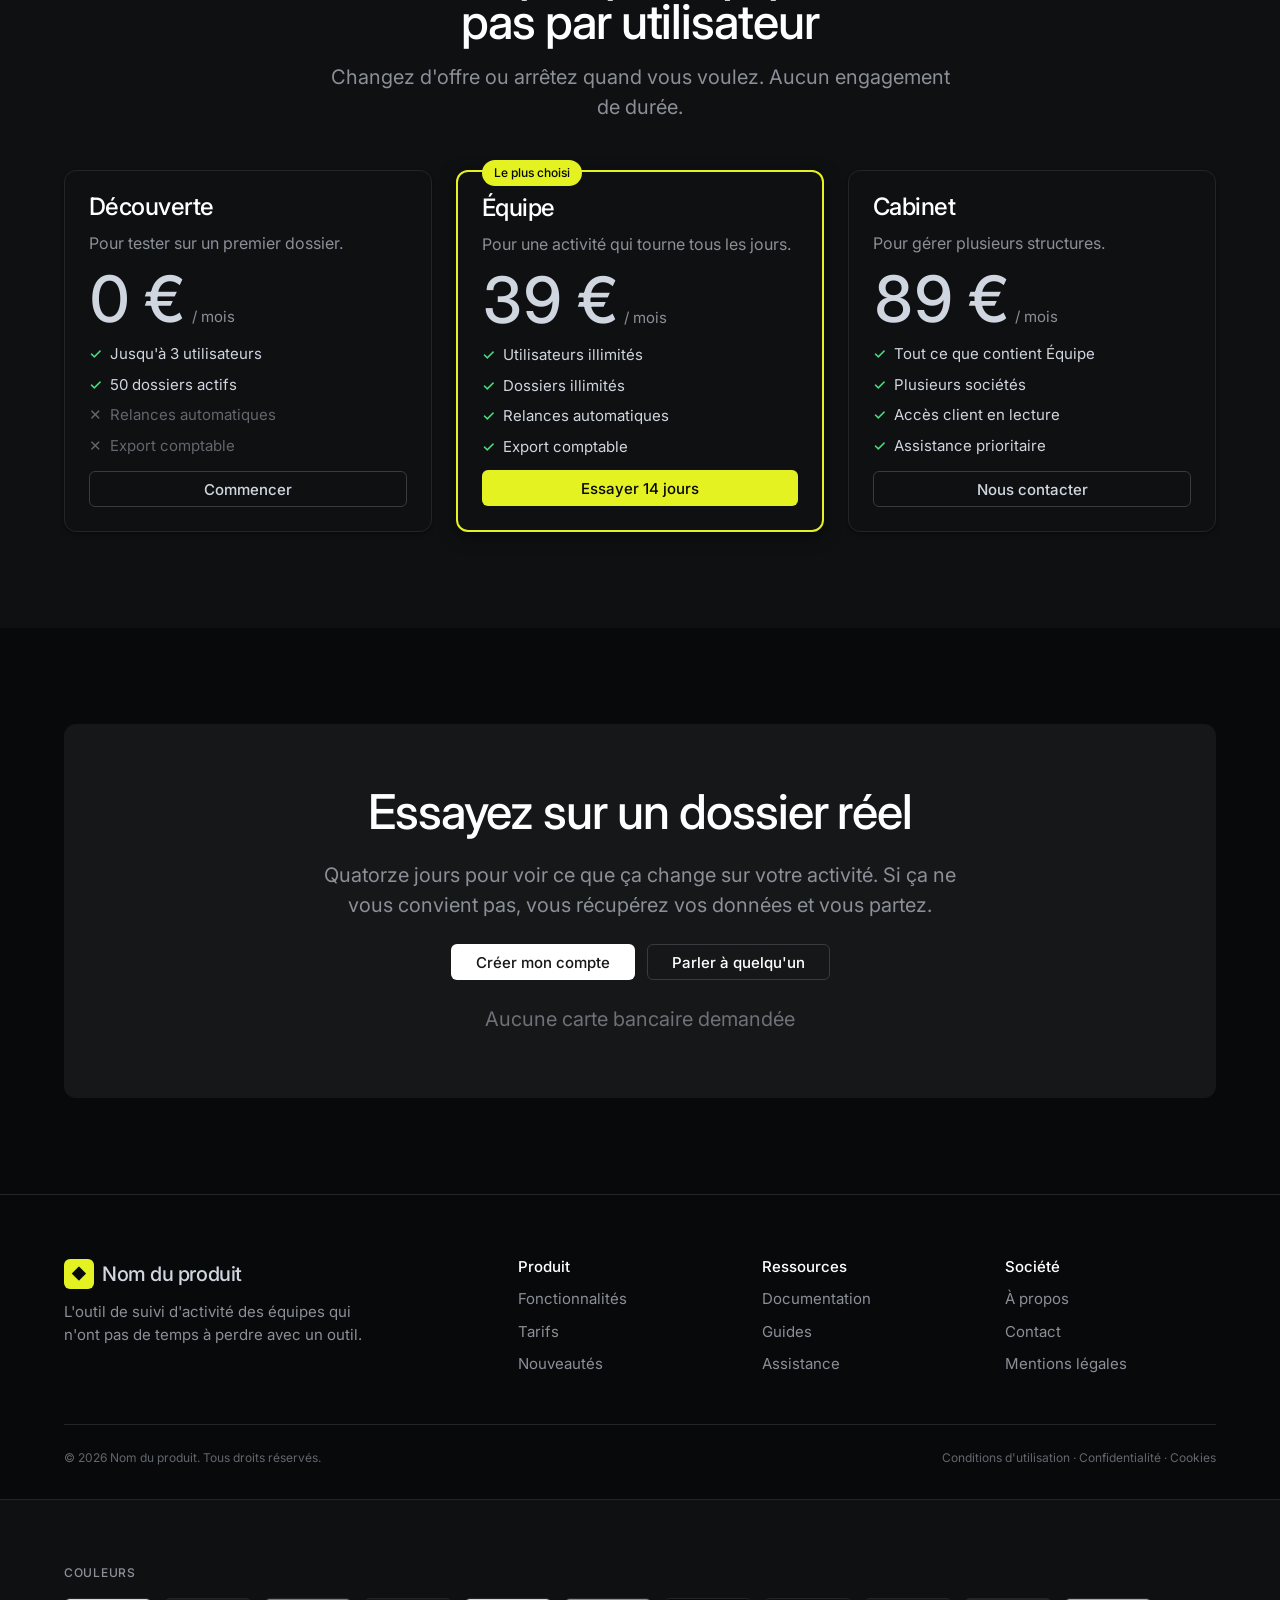
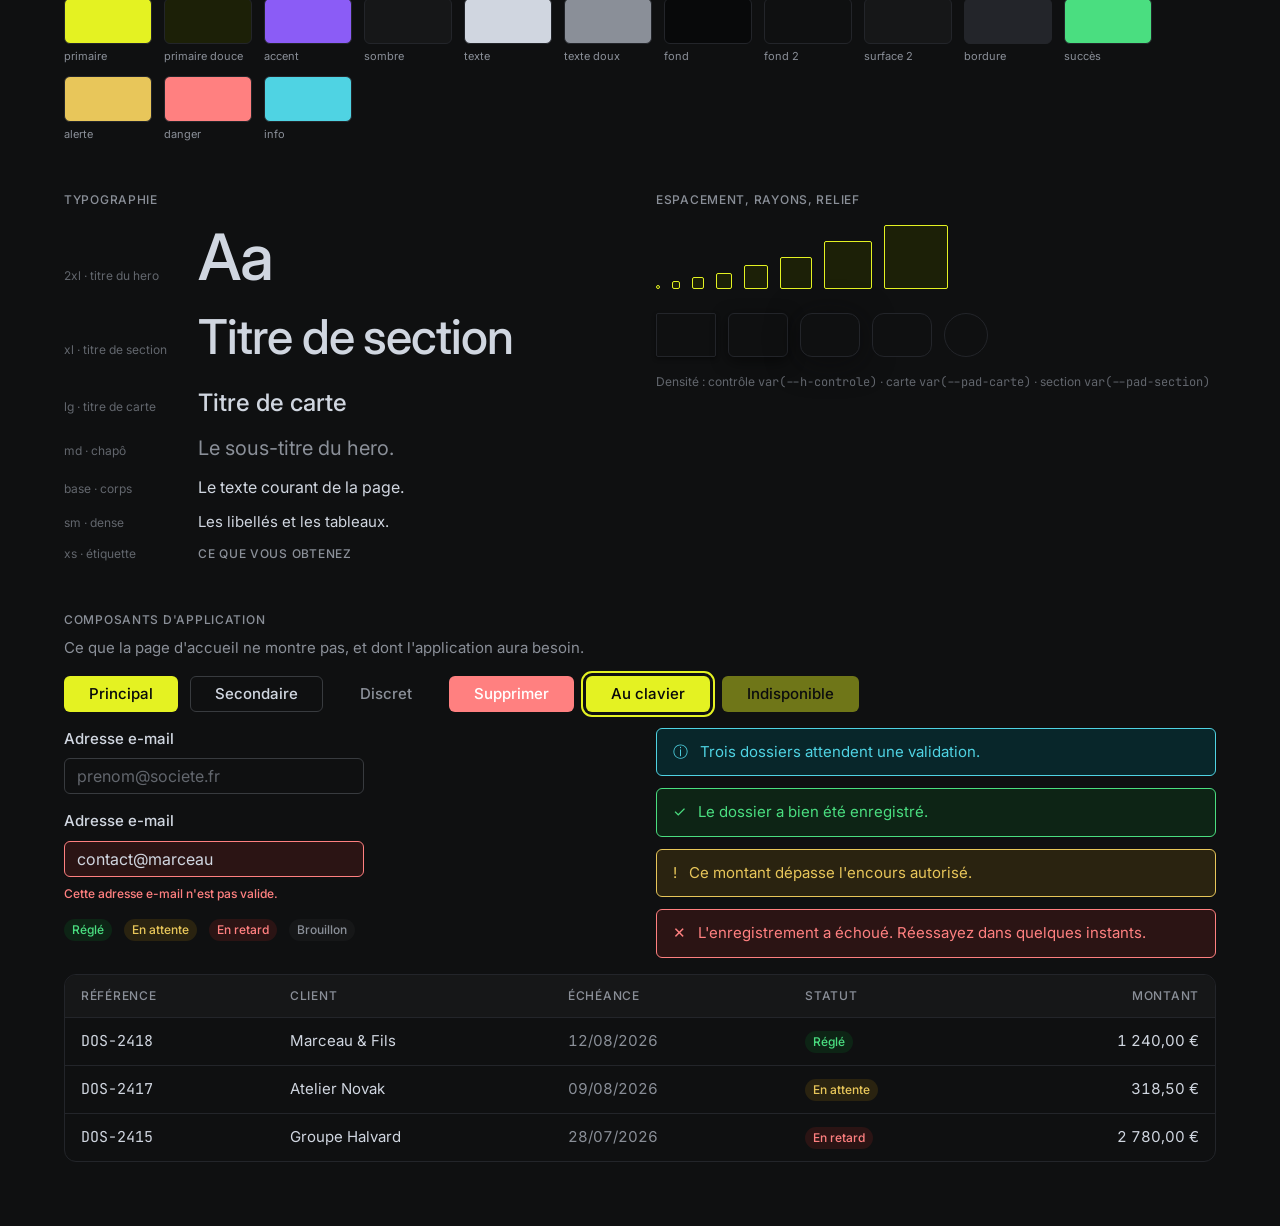
<file: .agents/skills/presta-maquettes/references/apercus/landing/dark.html>
<!DOCTYPE html>
<html lang="fr">
<head>
<meta charset="utf-8">
<meta name="viewport" content="width=device-width, initial-scale=1">
<title>Dark</title>

<!-- ============================================================
     GABARIT D'APERÇU — méthode Presta / presta-maquettes

     Une page d'accueil générique, plus la fiche du parti pris.
     Un seul fichier, aucune dépendance, aucun script.
     S'ouvre au navigateur, se capture par l'agent.

     Pour produire un aperçu : ne toucher QUE le bloc VARIABLES
     ci-dessous, plus le nom et la phrase du bandeau d'identité.
     Le socle CSS et le contenu ne changent pas d'un parti pris à
     l'autre — c'est ce qui rend les propositions comparables.
     ============================================================ -->

<style>


/* ============================================================
   1. VARIABLES — LE SEUL BLOC À MODIFIER
   ============================================================ */
/* --- DEBUT VARIABLES --- */
/* Dark — Instrument de précision nocturne — fond quasi noir, typographie serrée, une seule couleur électrique réservée à l'action.
   Documentation complète : design-systems/dark.md */
@import url('https://fonts.googleapis.com/css2?family=Inter:wght@100..900&family=JetBrains+Mono:wght@400&display=swap');

:root {
  /* --- Couleurs : fonds et texte ------------------------- */
  --c-fond:            #08090a;   /* Void */
  --c-fond-2:          #0f1011;   /* Carbon */
  --c-surface:         #0f1011;
  --c-surface-2:       #161718;   /* Obsidian */
  --c-sombre:          #161718;
  --c-sur-sombre:      #ffffff;
  --c-sur-sombre-doux: #8a8f98;
  --c-contour-clair:   #383b3f;
  --c-bordure:         #23252a;   /* Graphite — la profondeur vient du filet, pas de l'ombre */
  --c-bordure-forte:   #383b3f;   /* Smoke */
  --c-texte-titre:     #ffffff;   /* Paper */
  --c-texte:           #d0d6e0;   /* Mist */
  --c-texte-doux:      #8a8f98;   /* Fog */
  --c-texte-faible:    #62666d;   /* Ash */

  /* --- Couleurs : marque --------------------------------- */
  --c-primaire:        #e4f222;   /* Acid Lime — la seule couleur chromatique d'action */
  --c-primaire-survol: #eef73f;
  --c-primaire-doux:   #1c2007;
  --c-sur-primaire:    #08090a;
  --c-focus:           #e4f222;
  --c-accent:          #8b5cf6;   /* Lavender — ponctuation décorative */
  --c-accent-doux:     #1c1732;

  /* --- Couleurs : sémantique ----------------------------- */
  --c-succes:          #4ade80;
  --c-succes-fond:     #0d2415;
  --c-alerte:          #e8c65a;   /* dérivé : le système n'a pas de couleur d'avertissement */
  --c-alerte-fond:     #2a2310;
  --c-danger:          #ff8080;   /* Coral Red éclairci pour rester lisible sur fond noir */
  --c-danger-fond:     #2b1414;
  --c-info:            #4fd3e3;   /* Signal Teal éclairci */
  --c-info-fond:       #08262a;

  /* --- Typographie --------------------------------------- */
  --police:       'Inter', -apple-system, BlinkMacSystemFont, "Segoe UI", Roboto, sans-serif;
  --police-titre: var(--police);
  --police-mono:  'JetBrains Mono', ui-monospace, SFMono-Regular, Menlo, Consolas, monospace;

  --ts-xs:   0.75rem;    /* 12 */
  --ts-sm:   0.9375rem;  /* 15 */
  --ts-base: 1rem;       /* 16 */
  --ts-md:   1.25rem;    /* 20 */
  --ts-lg:   1.5rem;     /* 24 */
  --ts-xl:   3rem;       /* 48 */
  --ts-2xl:  4rem;       /* 64 */
  --ts-3xl:  4.5rem;     /* 72 */

  --gr-normal: 400;
  --gr-moyen:  510;
  --gr-fort:   510;
  --gr-titre:  510;      /* plafond du système : jamais de gras 700 */

  --ih-serree:  1.0;
  --ih-normale: 1.5;
  --interlettre-titre: -0.022em;
  --interlettre-etiquette: 0.06em;

  /* --- Espacement (base 4px) ------------------------------ */
  --e-1: 4px;   --e-2: 8px;   --e-3: 12px;  --e-4: 16px;
  --e-5: 24px;  --e-6: 32px;  --e-7: 48px;  --e-8: 64px;  --e-9: 96px;

  /* --- Rayons -------------------------------------------- */
  --r-sm:    2px;
  --r-md:    6px;
  --r-lg:    12px;
  --r-xl:    12px;       /* le système interdit 16px+ sur les cartes */
  --r-plein: 9999px;
  --r-bouton: 6px;
  --r-saisie: 6px;

  /* --- Ombres et relief ---------------------------------- */
  --o-sm: rgba(0, 0, 0, .4) 0 2px 4px 0;
  --o-md: rgba(0, 0, 0, .5) 0 4px 16px 0;
  --o-lg: rgba(8, 9, 10, .6) 0 4px 32px 0;
  --trait: 1px;

  /* --- Densité et mise en page ---------------------------- */
  --h-controle:   36px;
  --pad-carte:    24px;
  --pad-section:  96px;
  --largeur-max:  1200px;
  --largeur-texte: 62ch;

  /* --- Ton éditorial -------------------------------------
     Sec, technique, sans emphase. Phrases courtes, aucun
     superlatif, aucun point d'exclamation.                   */
}
/* --- FIN VARIABLES --- */

/* ============================================================
   2. SOCLE — identique pour tous les partis pris
   ============================================================ */
*, *::before, *::after { box-sizing: border-box; }
html { -webkit-text-size-adjust: 100%; scroll-behavior: smooth; }
body {
  margin: 0;
  background: var(--c-fond);
  color: var(--c-texte);
  font-family: var(--police);
  font-size: var(--ts-base);
  line-height: var(--ih-normale);
  -webkit-font-smoothing: antialiased;
}
h1, h2, h3, h4 {
  font-family: var(--police-titre);
  color: var(--c-texte-titre);
  font-weight: var(--gr-titre);
  line-height: var(--ih-serree);
  letter-spacing: var(--interlettre-titre);
  margin: 0;
  text-wrap: balance;
}
/* --gr-display : poids réservé au seul titre du hero. Optionnel — un parti pris
   qui ne le définit pas retombe sur --gr-titre. */
h1 { font-size: var(--ts-2xl); font-weight: var(--gr-display, var(--gr-titre)); }
h2 { font-size: var(--ts-xl); }
h3 { font-size: var(--ts-lg); }
h4 { font-size: var(--ts-md); }
p  { margin: 0; }
ul { margin: 0; padding: 0; list-style: none; }
a  { color: var(--c-primaire); text-decoration: none; }
a:hover { text-decoration: underline; }

.doux   { color: var(--c-texte-doux); }
.faible { color: var(--c-texte-faible); }
.mono   { font-family: var(--police-mono); }
.num    { font-variant-numeric: tabular-nums; }
.etiquette {
  font-size: var(--ts-xs);
  font-weight: var(--gr-fort);
  letter-spacing: var(--interlettre-etiquette);
  text-transform: uppercase;
  color: var(--c-texte-doux);
}
.contenu { width: 100%; max-width: var(--largeur-max); margin: 0 auto; padding-inline: var(--e-5); }
.section { padding-block: var(--pad-section); }
.section-douce { background: var(--c-fond-2); }
.entete-section {
  display: flex; flex-direction: column; gap: var(--e-4);
  max-width: var(--largeur-texte);
  margin-bottom: var(--e-7);
}
.entete-section.centree { margin-inline: auto; text-align: center; align-items: center; }
.entete-section p { font-size: var(--ts-md); color: var(--c-texte-doux); }

/* --- Boutons ---------------------------------------------- */
.btn {
  display: inline-flex; align-items: center; justify-content: center; gap: var(--e-2);
  height: var(--h-controle);
  padding: 0 var(--e-5);
  border-radius: var(--r-bouton);
  border: var(--trait) solid transparent;
  font-family: inherit;
  font-size: var(--ts-sm);
  font-weight: var(--gr-fort);
  line-height: 1;
  cursor: pointer; white-space: nowrap;
  transition: background-color .14s ease, border-color .14s ease, color .14s ease;
}
.btn:hover { text-decoration: none; }
.btn-primaire { background: var(--c-primaire); color: var(--c-sur-primaire); }
.btn-primaire:hover { background: var(--c-primaire-survol); }
.btn-second { background: var(--c-surface); color: var(--c-texte); border-color: var(--c-bordure-forte); }
.btn-second:hover { background: var(--c-surface-2); }
.btn-discret { background: transparent; color: var(--c-texte-doux); }
.btn-discret:hover { background: var(--c-surface-2); color: var(--c-texte); }
.btn-danger { background: var(--c-danger); color: #fff; }
.btn-sur-sombre { background: var(--c-sur-sombre); color: var(--c-sombre); }
.btn-contour-clair { background: transparent; color: var(--c-sur-sombre); border-color: var(--c-contour-clair); }
.btn-focus { outline: 2px solid var(--c-focus); outline-offset: 3px; }
.btn-petit { height: 34px; padding: 0 var(--e-3); font-size: var(--ts-xs); }
.btn:disabled, .btn[aria-disabled="true"] { opacity: .45; cursor: not-allowed; }

/* --- En-tête ---------------------------------------------- */
.entete {
  position: sticky; top: 0; z-index: 10;
  background: var(--c-fond);
  border-bottom: var(--trait) solid var(--c-bordure);
}
.entete .contenu { display: flex; align-items: center; gap: var(--e-6); height: 72px; }
.marque {
  display: flex; align-items: center; gap: var(--e-2);
  font-family: var(--police-titre);
  font-weight: var(--gr-titre);
  font-size: var(--ts-md);
  letter-spacing: var(--interlettre-titre);
  color: var(--c-texte);
}
.marque:hover { text-decoration: none; }
.pastille {
  width: 30px; height: 30px;
  border-radius: var(--r-md);
  background: var(--c-primaire);
  color: var(--c-sur-primaire);
  display: grid; place-items: center;
  font-size: var(--ts-sm);
}
.nav { display: flex; gap: var(--e-5); margin-right: auto; }
.nav a { color: var(--c-texte-doux); font-size: var(--ts-sm); font-weight: var(--gr-moyen); }
.nav a:hover { color: var(--c-texte); text-decoration: none; }

/* --- Hero -------------------------------------------------- */
.hero { padding-block: var(--e-9) var(--e-8); text-align: center; }
.hero .contenu { display: flex; flex-direction: column; align-items: center; gap: var(--e-5); }
.pilule {
  display: inline-flex; align-items: center; gap: var(--e-2);
  padding: var(--e-1) var(--e-3);
  border-radius: var(--r-plein);
  background: var(--c-accent-doux);
  color: var(--c-accent);
  font-size: var(--ts-xs);
  font-weight: var(--gr-fort);
}
.hero h1 { max-width: 16ch; }
.hero .chapo { font-size: var(--ts-md); color: var(--c-texte-doux); max-width: 52ch; }
.actions-hero { display: flex; gap: var(--e-3); flex-wrap: wrap; justify-content: center; }
.mention { font-size: var(--ts-xs); color: var(--c-texte-faible); }

/* Cadre de visuel : on ne dessine jamais la donnée */
.cadre-visuel {
  width: 100%;
  aspect-ratio: 24 / 9;
  margin-top: var(--e-5);
  border: var(--trait) dashed var(--c-bordure-forte);
  border-radius: var(--r-xl);
  background: var(--c-surface-2);
  box-shadow: var(--o-lg);
  display: grid; place-items: center;
  padding: var(--e-6);
  color: var(--c-texte-doux);
  font-size: var(--ts-sm);
  text-align: center;
}

/* --- Bandeau de preuve ------------------------------------- */
.preuves {
  border-block: var(--trait) solid var(--c-bordure);
  padding-block: var(--e-6);
}
.preuves .contenu { display: flex; flex-wrap: wrap; align-items: center; justify-content: space-between; gap: var(--e-5); }
.chiffre { display: flex; flex-direction: column; gap: var(--e-1); }
.chiffre b {
  font-family: var(--police-titre);
  font-size: var(--ts-xl);
  font-weight: var(--gr-titre);
  letter-spacing: var(--interlettre-titre);
  font-variant-numeric: tabular-nums;
  line-height: 1;
}
.chiffre span { font-size: var(--ts-sm); color: var(--c-texte-doux); }

/* --- Grilles ----------------------------------------------- */
.grille-3 { display: grid; grid-template-columns: repeat(auto-fit, minmax(280px, 1fr)); gap: var(--e-5); }
.grille-2 { display: grid; grid-template-columns: repeat(auto-fit, minmax(320px, 1fr)); gap: var(--e-6); }

.carte {
  background: var(--c-surface);
  border: var(--trait) solid var(--c-bordure);
  border-radius: var(--r-lg);
  box-shadow: var(--o-sm);
  padding: var(--pad-carte);
  display: flex; flex-direction: column; gap: var(--e-3);
}
.icone {
  width: 44px; height: 44px;
  border-radius: var(--r-md);
  background: var(--c-accent-doux);
  color: var(--c-accent);
  display: grid; place-items: center;
  font-size: var(--ts-md);
  margin-bottom: var(--e-2);
}

/* --- Étapes ------------------------------------------------ */
.etape { display: flex; flex-direction: column; gap: var(--e-3); }
.numero-etape {
  width: 36px; height: 36px;
  border-radius: var(--r-plein);
  border: var(--trait) solid var(--c-bordure-forte);
  display: grid; place-items: center;
  font-family: var(--police-titre);
  font-weight: var(--gr-titre);
  font-size: var(--ts-sm);
  color: var(--c-texte-doux);
}

/* --- Témoignage -------------------------------------------- */
.temoignage {
  background: var(--c-surface);
  border: var(--trait) solid var(--c-bordure);
  border-radius: var(--r-xl);
  padding: var(--e-8) var(--e-7);
  display: flex; flex-direction: column; gap: var(--e-5);
  max-width: 760px; margin-inline: auto;
  text-align: center; align-items: center;
}
.temoignage blockquote {
  margin: 0;
  font-family: var(--police-titre);
  font-size: var(--ts-lg);
  font-weight: var(--gr-moyen);
  line-height: 1.4;
  letter-spacing: var(--interlettre-titre);
  text-wrap: balance;
}
.signature { display: flex; align-items: center; gap: var(--e-3); }
.avatar {
  width: 44px; height: 44px; border-radius: var(--r-plein);
  background: var(--c-surface-2);
  border: var(--trait) solid var(--c-bordure);
  display: grid; place-items: center;
  font-size: var(--ts-sm); font-weight: var(--gr-fort);
  color: var(--c-texte-doux);
}
.signature div { text-align: left; line-height: 1.35; }
.signature small { display: block; color: var(--c-texte-doux); font-size: var(--ts-sm); }

/* --- Tarifs ------------------------------------------------- */
.tarif { position: relative; }
.tarif.mis-en-avant {
  border-color: var(--c-primaire);
  border-width: 2px;
  box-shadow: var(--o-md);
}
.ruban {
  position: absolute; top: calc(-1 * var(--e-3)); left: var(--e-5);
  background: var(--c-primaire); color: var(--c-sur-primaire);
  border-radius: var(--r-plein);
  padding: var(--e-1) var(--e-3);
  font-size: var(--ts-xs); font-weight: var(--gr-fort);
}
.prix { display: flex; align-items: baseline; gap: var(--e-2); }
.prix b {
  font-family: var(--police-titre);
  font-size: var(--ts-2xl);
  font-weight: var(--gr-titre);
  letter-spacing: var(--interlettre-titre);
  line-height: 1;
  font-variant-numeric: tabular-nums;
}
.prix span { color: var(--c-texte-doux); font-size: var(--ts-sm); }
.liste-avantages { display: flex; flex-direction: column; gap: var(--e-2); font-size: var(--ts-sm); }
.liste-avantages li { display: flex; gap: var(--e-2); align-items: flex-start; }
.liste-avantages b { color: var(--c-succes); flex: none; font-weight: var(--gr-fort); }
.liste-avantages .absent { color: var(--c-texte-faible); }
.liste-avantages .absent b { color: var(--c-texte-faible); }

/* --- Bandeau d'appel final ---------------------------------- */
.appel {
  background: var(--c-sombre);
  color: var(--c-sur-sombre);
  border-radius: var(--r-xl);
  padding: var(--e-8) var(--e-7);
  text-align: center;
  display: flex; flex-direction: column; align-items: center; gap: var(--e-5);
}
.appel p { color: var(--c-sur-sombre-doux); max-width: 52ch; font-size: var(--ts-md); }
.appel .mention { color: var(--c-sur-sombre-doux); opacity: .75; }

/* --- Pied de page -------------------------------------------- */
.pied { border-top: var(--trait) solid var(--c-bordure); padding-block: var(--e-8) var(--e-6); }
.colonnes-pied { display: grid; grid-template-columns: 2fr repeat(3, 1fr); gap: var(--e-6); }
.colonnes-pied h4 { font-size: var(--ts-sm); font-weight: var(--gr-fort); letter-spacing: 0; margin-bottom: var(--e-3); }
.colonnes-pied ul { display: flex; flex-direction: column; gap: var(--e-2); }
.colonnes-pied ul a { color: var(--c-texte-doux); font-size: var(--ts-sm); }
.bas-pied {
  margin-top: var(--e-7); padding-top: var(--e-5);
  border-top: var(--trait) solid var(--c-bordure);
  display: flex; justify-content: space-between; gap: var(--e-4); flex-wrap: wrap;
  font-size: var(--ts-xs); color: var(--c-texte-faible);
}

/* ============================================================
   3. FICHE DU PARTI PRIS — variables et composants d'application
   ============================================================ */
.fiche { background: var(--c-fond-2); border-top: var(--trait) solid var(--c-bordure); padding-block: var(--e-8); }
.fiche .contenu { display: flex; flex-direction: column; gap: var(--e-7); }
.bloc-fiche { display: flex; flex-direction: column; gap: var(--e-4); }

.nuancier { display: flex; flex-wrap: wrap; gap: var(--e-3); }
.teinte { display: flex; flex-direction: column; gap: var(--e-1); width: 88px; }
.teinte .pave { height: 46px; border-radius: var(--r-md); border: var(--trait) solid var(--c-bordure); }
.teinte small { font-size: 11px; color: var(--c-texte-doux); }

.echelle-typo { display: flex; flex-direction: column; gap: var(--e-3); }
.echelle-typo > div { display: flex; align-items: baseline; gap: var(--e-4); }
.echelle-typo small { width: 118px; flex: none; font-size: var(--ts-xs); color: var(--c-texte-faible); }

.echelle-espace { display: flex; align-items: flex-end; gap: var(--e-3); }
.echelle-espace span { display: block; background: var(--c-primaire-doux); border: var(--trait) solid var(--c-primaire); border-radius: var(--r-sm); }

.rangee-composants { display: flex; flex-wrap: wrap; gap: var(--e-3); align-items: center; }

.champ { display: flex; flex-direction: column; gap: var(--e-2); max-width: 300px; }
.champ label { font-size: var(--ts-sm); font-weight: var(--gr-moyen); }
.saisie {
  height: var(--h-controle);
  padding: 0 var(--e-3);
  border: var(--trait) solid var(--c-bordure-forte);
  border-radius: var(--r-saisie);
  background: var(--c-surface);
  color: var(--c-texte);
  font-family: inherit; font-size: var(--ts-base);
  width: 100%;
}
.saisie::placeholder { color: var(--c-texte-faible); }
.champ-erreur .saisie { border-color: var(--c-danger); background: var(--c-danger-fond); }
.msg-erreur { font-size: var(--ts-xs); color: var(--c-danger); font-weight: var(--gr-moyen); }

.badge {
  display: inline-flex; align-items: center;
  padding: 2px var(--e-2);
  border-radius: var(--r-plein);
  font-size: var(--ts-xs); font-weight: var(--gr-fort);
}
.badge-succes { background: var(--c-succes-fond); color: var(--c-succes); }
.badge-alerte { background: var(--c-alerte-fond); color: var(--c-alerte); }
.badge-danger { background: var(--c-danger-fond); color: var(--c-danger); }
.badge-neutre { background: var(--c-surface-2); color: var(--c-texte-doux); }

.message {
  display: flex; gap: var(--e-3);
  padding: var(--e-3) var(--e-4);
  border-radius: var(--r-md);
  border: var(--trait) solid transparent;
  font-size: var(--ts-sm);
}
.message-succes { background: var(--c-succes-fond); color: var(--c-succes); border-color: var(--c-succes); }
.message-alerte { background: var(--c-alerte-fond); color: var(--c-alerte); border-color: var(--c-alerte); }
.message-danger { background: var(--c-danger-fond); color: var(--c-danger); border-color: var(--c-danger); }
.message-info   { background: var(--c-info-fond);   color: var(--c-info);   border-color: var(--c-info); }

.enveloppe-table { overflow-x: auto; background: var(--c-surface); border: var(--trait) solid var(--c-bordure); border-radius: var(--r-lg); }
table { width: 100%; border-collapse: collapse; font-size: var(--ts-sm); }
thead th {
  background: var(--c-surface-2);
  text-align: left; padding: var(--e-3) var(--e-4);
  font-size: var(--ts-xs); font-weight: var(--gr-fort);
  letter-spacing: var(--interlettre-etiquette); text-transform: uppercase;
  color: var(--c-texte-doux);
  border-bottom: var(--trait) solid var(--c-bordure);
  white-space: nowrap;
}
tbody td { padding: var(--e-3) var(--e-4); border-bottom: var(--trait) solid var(--c-bordure); }
tbody tr:last-child td { border-bottom: 0; }
td.droite, th.droite { text-align: right; }

@media (max-width: 860px) {
  :root { --ts-2xl: 2.5rem; --pad-section: var(--e-8); }
  .nav { display: none; }
  .colonnes-pied { grid-template-columns: 1fr 1fr; }
}
</style>
</head>

<body>

<!-- ---------- En-tête ---------- -->
<header class="entete">
  <div class="contenu">
    <a class="marque" href="#"><span class="pastille">◆</span> Nom du produit</a>
    <nav class="nav">
      <a href="#">Fonctionnalités</a>
      <a href="#">Tarifs</a>
      <a href="#">Ressources</a>
      <a href="#">Contact</a>
    </nav>
    <a class="btn btn-discret btn-petit" href="#">Se connecter</a>
    <a class="btn btn-primaire btn-petit" href="#">Essayer gratuitement</a>
  </div>
</header>

<!-- ---------- Hero ---------- -->
<section class="hero">
  <div class="contenu">
    <span class="pilule">Nouveau · Import automatique</span>
    <h1>Produisez plus, obtenez des résultats</h1>
    <p class="chapo">
      Suivez vos dossiers, vos échéances et vos règlements au même endroit. Sans tableur,
      sans relance oubliée, sans mauvaise surprise en fin de mois.
    </p>
    <div class="actions-hero">
      <a class="btn btn-primaire" href="#">Commencer gratuitement</a>
      <a class="btn btn-second" href="#">Voir une démonstration</a>
    </div>
    <p class="mention">Gratuit pendant 14 jours · Aucune carte bancaire demandée</p>

    <div class="cadre-visuel">
      [VISUEL] Capture de l'écran principal du produit — la liste des dossiers,
      avec les échéances de la semaine en évidence.
    </div>
  </div>
</section>

<!-- ---------- Preuve chiffrée ---------- -->
<section class="preuves">
  <div class="contenu">
    <div class="chiffre"><b class="num">2 400</b><span>équipes actives</span></div>
    <div class="chiffre"><b class="num">98 %</b><span>de renouvellement</span></div>
    <div class="chiffre"><b class="num">6 h</b><span>gagnées par semaine</span></div>
    <div class="chiffre"><b class="num">4,8/5</b><span>note moyenne</span></div>
  </div>
</section>

<!-- ---------- Fonctionnalités ---------- -->
<section class="section">
  <div class="contenu">
    <div class="entete-section centree">
      <span class="etiquette">Ce que vous obtenez</span>
      <h2>Trois choses réglées dès la première semaine</h2>
      <p>Pas un outil de plus à alimenter : celui qui remplace les trois fichiers que vous ouvrez chaque matin.</p>
    </div>

    <div class="grille-3">
      <article class="carte">
        <div class="icone">◷</div>
        <h3>Plus aucune échéance oubliée</h3>
        <p class="doux">Chaque dossier porte sa date limite. Ce qui approche remonte en haut de la liste, automatiquement.</p>
        <a href="#">Voir comment →</a>
      </article>
      <article class="carte">
        <div class="icone">⇄</div>
        <h3>Vos règlements rapprochés seuls</h3>
        <p class="doux">Les paiements reçus se raccrochent aux factures correspondantes. Vous ne validez que les cas ambigus.</p>
        <a href="#">Voir comment →</a>
      </article>
      <article class="carte">
        <div class="icone">◫</div>
        <h3>Un point d'étape en un coup d'œil</h3>
        <p class="doux">L'état réel de l'activité, à jour en permanence. Prêt à montrer, sans préparation.</p>
        <a href="#">Voir comment →</a>
      </article>
    </div>
  </div>
</section>

<!-- ---------- Étapes ---------- -->
<section class="section section-douce">
  <div class="contenu">
    <div class="entete-section">
      <span class="etiquette">Mise en route</span>
      <h2>Opérationnel en une demi-journée</h2>
    </div>

    <div class="grille-3">
      <div class="etape">
        <span class="numero-etape">1</span>
        <h4>Importez l'existant</h4>
        <p class="doux">Un fichier Excel ou un export de votre outil actuel suffit. Les colonnes sont reconnues automatiquement.</p>
      </div>
      <div class="etape">
        <span class="numero-etape">2</span>
        <h4>Invitez votre équipe</h4>
        <p class="doux">Chacun voit ce qui le concerne. Les droits se règlent par rôle, pas personne par personne.</p>
      </div>
      <div class="etape">
        <span class="numero-etape">3</span>
        <h4>Laissez tourner</h4>
        <p class="doux">Les relances partent seules. Vous n'intervenez que lorsqu'une réponse arrive.</p>
      </div>
    </div>
  </div>
</section>

<!-- ---------- Témoignage ---------- -->
<section class="section">
  <div class="contenu">
    <figure class="temoignage">
      <blockquote>
        « On tenait tout dans un tableur partagé, avec deux versions qui circulaient.
        En trois semaines, plus personne n'a redemandé où était le bon fichier. »
      </blockquote>
      <figcaption class="signature">
        <span class="avatar">C</span>
        <div>
          <strong>Clémence</strong>
          <small>Responsable administrative · Atelier Novak</small>
        </div>
      </figcaption>
    </figure>
  </div>
</section>

<!-- ---------- Tarifs ---------- -->
<section class="section section-douce">
  <div class="contenu">
    <div class="entete-section centree">
      <span class="etiquette">Tarifs</span>
      <h2>Un prix par équipe, pas par utilisateur</h2>
      <p>Changez d'offre ou arrêtez quand vous voulez. Aucun engagement de durée.</p>
    </div>

    <div class="grille-3">
      <article class="carte tarif">
        <h3>Découverte</h3>
        <p class="doux">Pour tester sur un premier dossier.</p>
        <div class="prix"><b>0 €</b><span>/ mois</span></div>
        <ul class="liste-avantages">
          <li><b>✓</b><span>Jusqu'à 3 utilisateurs</span></li>
          <li><b>✓</b><span>50 dossiers actifs</span></li>
          <li class="absent"><b>✕</b><span>Relances automatiques</span></li>
          <li class="absent"><b>✕</b><span>Export comptable</span></li>
        </ul>
        <a class="btn btn-second" href="#" style="margin-top: auto">Commencer</a>
      </article>

      <article class="carte tarif mis-en-avant">
        <span class="ruban">Le plus choisi</span>
        <h3>Équipe</h3>
        <p class="doux">Pour une activité qui tourne tous les jours.</p>
        <div class="prix"><b>39 €</b><span>/ mois</span></div>
        <ul class="liste-avantages">
          <li><b>✓</b><span>Utilisateurs illimités</span></li>
          <li><b>✓</b><span>Dossiers illimités</span></li>
          <li><b>✓</b><span>Relances automatiques</span></li>
          <li><b>✓</b><span>Export comptable</span></li>
        </ul>
        <a class="btn btn-primaire" href="#" style="margin-top: auto">Essayer 14 jours</a>
      </article>

      <article class="carte tarif">
        <h3>Cabinet</h3>
        <p class="doux">Pour gérer plusieurs structures.</p>
        <div class="prix"><b>89 €</b><span>/ mois</span></div>
        <ul class="liste-avantages">
          <li><b>✓</b><span>Tout ce que contient Équipe</span></li>
          <li><b>✓</b><span>Plusieurs sociétés</span></li>
          <li><b>✓</b><span>Accès client en lecture</span></li>
          <li><b>✓</b><span>Assistance prioritaire</span></li>
        </ul>
        <a class="btn btn-second" href="#" style="margin-top: auto">Nous contacter</a>
      </article>
    </div>
  </div>
</section>

<!-- ---------- Appel final ---------- -->
<section class="section">
  <div class="contenu">
    <div class="appel">
      <h2>Essayez sur un dossier réel</h2>
      <p>Quatorze jours pour voir ce que ça change sur votre activité. Si ça ne vous convient pas, vous récupérez vos données et vous partez.</p>
      <div class="actions-hero">
        <a class="btn btn-sur-sombre" href="#">Créer mon compte</a>
        <a class="btn btn-contour-clair" href="#">Parler à quelqu'un</a>
      </div>
      <p class="mention">Aucune carte bancaire demandée</p>
    </div>
  </div>
</section>

<!-- ---------- Pied de page ---------- -->
<footer class="pied">
  <div class="contenu">
    <div class="colonnes-pied">
      <div>
        <a class="marque" href="#"><span class="pastille">◆</span> Nom du produit</a>
        <p class="doux" style="margin-top: var(--e-3); font-size: var(--ts-sm); max-width: 34ch">
          L'outil de suivi d'activité des équipes qui n'ont pas de temps à perdre avec un outil.
        </p>
      </div>
      <div>
        <h4>Produit</h4>
        <ul><li><a href="#">Fonctionnalités</a></li><li><a href="#">Tarifs</a></li><li><a href="#">Nouveautés</a></li></ul>
      </div>
      <div>
        <h4>Ressources</h4>
        <ul><li><a href="#">Documentation</a></li><li><a href="#">Guides</a></li><li><a href="#">Assistance</a></li></ul>
      </div>
      <div>
        <h4>Société</h4>
        <ul><li><a href="#">À propos</a></li><li><a href="#">Contact</a></li><li><a href="#">Mentions légales</a></li></ul>
      </div>
    </div>
    <div class="bas-pied">
      <span>© 2026 Nom du produit. Tous droits réservés.</span>
      <span>Conditions d'utilisation · Confidentialité · Cookies</span>
    </div>
  </div>
</footer>

<!-- ============================================================
     FICHE DU PARTI PRIS
     Les variables rendues visibles, et les composants d'application
     que la landing ne montre pas.
     ============================================================ -->
<section class="fiche">
  <div class="contenu">

    <div class="bloc-fiche">
      <span class="etiquette">Couleurs</span>
      <div class="nuancier">
        <div class="teinte"><div class="pave" style="background: var(--c-primaire)"></div><small>primaire</small></div>
        <div class="teinte"><div class="pave" style="background: var(--c-primaire-doux)"></div><small>primaire douce</small></div>
        <div class="teinte"><div class="pave" style="background: var(--c-accent)"></div><small>accent</small></div>
        <div class="teinte"><div class="pave" style="background: var(--c-sombre)"></div><small>sombre</small></div>
        <div class="teinte"><div class="pave" style="background: var(--c-texte)"></div><small>texte</small></div>
        <div class="teinte"><div class="pave" style="background: var(--c-texte-doux)"></div><small>texte doux</small></div>
        <div class="teinte"><div class="pave" style="background: var(--c-fond)"></div><small>fond</small></div>
        <div class="teinte"><div class="pave" style="background: var(--c-fond-2)"></div><small>fond 2</small></div>
        <div class="teinte"><div class="pave" style="background: var(--c-surface-2)"></div><small>surface 2</small></div>
        <div class="teinte"><div class="pave" style="background: var(--c-bordure)"></div><small>bordure</small></div>
        <div class="teinte"><div class="pave" style="background: var(--c-succes)"></div><small>succès</small></div>
        <div class="teinte"><div class="pave" style="background: var(--c-alerte)"></div><small>alerte</small></div>
        <div class="teinte"><div class="pave" style="background: var(--c-danger)"></div><small>danger</small></div>
        <div class="teinte"><div class="pave" style="background: var(--c-info)"></div><small>info</small></div>
      </div>
    </div>

    <div class="grille-2">
      <div class="bloc-fiche">
        <span class="etiquette">Typographie</span>
        <div class="echelle-typo">
          <div><small>2xl · titre du hero</small><span style="font-family: var(--police-titre); font-size: var(--ts-2xl); font-weight: var(--gr-titre); line-height: 1; letter-spacing: var(--interlettre-titre)">Aa</span></div>
          <div><small>xl · titre de section</small><span style="font-family: var(--police-titre); font-size: var(--ts-xl); font-weight: var(--gr-titre); letter-spacing: var(--interlettre-titre)">Titre de section</span></div>
          <div><small>lg · titre de carte</small><span style="font-family: var(--police-titre); font-size: var(--ts-lg); font-weight: var(--gr-titre)">Titre de carte</span></div>
          <div><small>md · chapô</small><span style="font-size: var(--ts-md); color: var(--c-texte-doux)">Le sous-titre du hero.</span></div>
          <div><small>base · corps</small><span>Le texte courant de la page.</span></div>
          <div><small>sm · dense</small><span style="font-size: var(--ts-sm)">Les libellés et les tableaux.</span></div>
          <div><small>xs · étiquette</small><span class="etiquette">Ce que vous obtenez</span></div>
        </div>
      </div>

      <div class="bloc-fiche">
        <span class="etiquette">Espacement, rayons, relief</span>
        <div class="echelle-espace">
          <span style="width: var(--e-1); height: var(--e-1)"></span>
          <span style="width: var(--e-2); height: var(--e-2)"></span>
          <span style="width: var(--e-3); height: var(--e-3)"></span>
          <span style="width: var(--e-4); height: var(--e-4)"></span>
          <span style="width: var(--e-5); height: var(--e-5)"></span>
          <span style="width: var(--e-6); height: var(--e-6)"></span>
          <span style="width: var(--e-7); height: var(--e-7)"></span>
          <span style="width: var(--e-8); height: var(--e-8)"></span>
        </div>
        <div style="display: flex; gap: var(--e-3); align-items: flex-end; margin-top: var(--e-2)">
          <div style="width: 60px; height: 44px; background: var(--c-surface); border: var(--trait) solid var(--c-bordure); border-radius: var(--r-sm); box-shadow: var(--o-sm)"></div>
          <div style="width: 60px; height: 44px; background: var(--c-surface); border: var(--trait) solid var(--c-bordure); border-radius: var(--r-md); box-shadow: var(--o-md)"></div>
          <div style="width: 60px; height: 44px; background: var(--c-surface); border: var(--trait) solid var(--c-bordure); border-radius: var(--r-lg); box-shadow: var(--o-lg)"></div>
          <div style="width: 60px; height: 44px; background: var(--c-surface); border: var(--trait) solid var(--c-bordure); border-radius: var(--r-xl)"></div>
          <div style="width: 44px; height: 44px; background: var(--c-surface); border: var(--trait) solid var(--c-bordure); border-radius: var(--r-plein)"></div>
        </div>
        <p class="mention">Densité : contrôle <span class="mono">var(--h-controle)</span> · carte <span class="mono">var(--pad-carte)</span> · section <span class="mono">var(--pad-section)</span></p>
      </div>
    </div>

    <div class="bloc-fiche">
      <span class="etiquette">Composants d'application</span>
      <p class="doux" style="font-size: var(--ts-sm); margin-top: calc(-1 * var(--e-2))">
        Ce que la page d'accueil ne montre pas, et dont l'application aura besoin.
      </p>

      <div class="rangee-composants">
        <button class="btn btn-primaire">Principal</button>
        <button class="btn btn-second">Secondaire</button>
        <button class="btn btn-discret">Discret</button>
        <button class="btn btn-danger">Supprimer</button>
        <button class="btn btn-primaire btn-focus">Au clavier</button>
        <button class="btn btn-primaire" disabled>Indisponible</button>
      </div>

      <div class="grille-2" style="align-items: start">
        <div style="display: flex; flex-direction: column; gap: var(--e-4)">
          <div class="champ">
            <label for="ch-mail">Adresse e-mail</label>
            <input class="saisie" id="ch-mail" placeholder="prenom@societe.fr">
          </div>
          <div class="champ champ-erreur">
            <label for="ch-mail2">Adresse e-mail</label>
            <input class="saisie" id="ch-mail2" value="contact@marceau">
            <span class="msg-erreur">Cette adresse e-mail n'est pas valide.</span>
          </div>
          <div class="rangee-composants">
            <span class="badge badge-succes">Réglé</span>
            <span class="badge badge-alerte">En attente</span>
            <span class="badge badge-danger">En retard</span>
            <span class="badge badge-neutre">Brouillon</span>
          </div>
        </div>

        <div style="display: flex; flex-direction: column; gap: var(--e-3)">
          <div class="message message-info"><span>ⓘ</span><div>Trois dossiers attendent une validation.</div></div>
          <div class="message message-succes"><span>✓</span><div>Le dossier a bien été enregistré.</div></div>
          <div class="message message-alerte"><span>!</span><div>Ce montant dépasse l'encours autorisé.</div></div>
          <div class="message message-danger"><span>✕</span><div>L'enregistrement a échoué. Réessayez dans quelques instants.</div></div>
        </div>
      </div>

      <div class="enveloppe-table">
        <table>
          <thead>
            <tr><th>Référence</th><th>Client</th><th>Échéance</th><th>Statut</th><th class="droite">Montant</th></tr>
          </thead>
          <tbody>
            <tr><td class="mono">DOS-2418</td><td>Marceau &amp; Fils</td><td class="doux num">12/08/2026</td><td><span class="badge badge-succes">Réglé</span></td><td class="droite num">1 240,00 €</td></tr>
            <tr><td class="mono">DOS-2417</td><td>Atelier Novak</td><td class="doux num">09/08/2026</td><td><span class="badge badge-alerte">En attente</span></td><td class="droite num">318,50 €</td></tr>
            <tr><td class="mono">DOS-2415</td><td>Groupe Halvard</td><td class="doux num">28/07/2026</td><td><span class="badge badge-danger">En retard</span></td><td class="droite num">2 780,00 €</td></tr>
          </tbody>
        </table>
      </div>
    </div>

  </div>
</section>

</body>
</html>
</file>
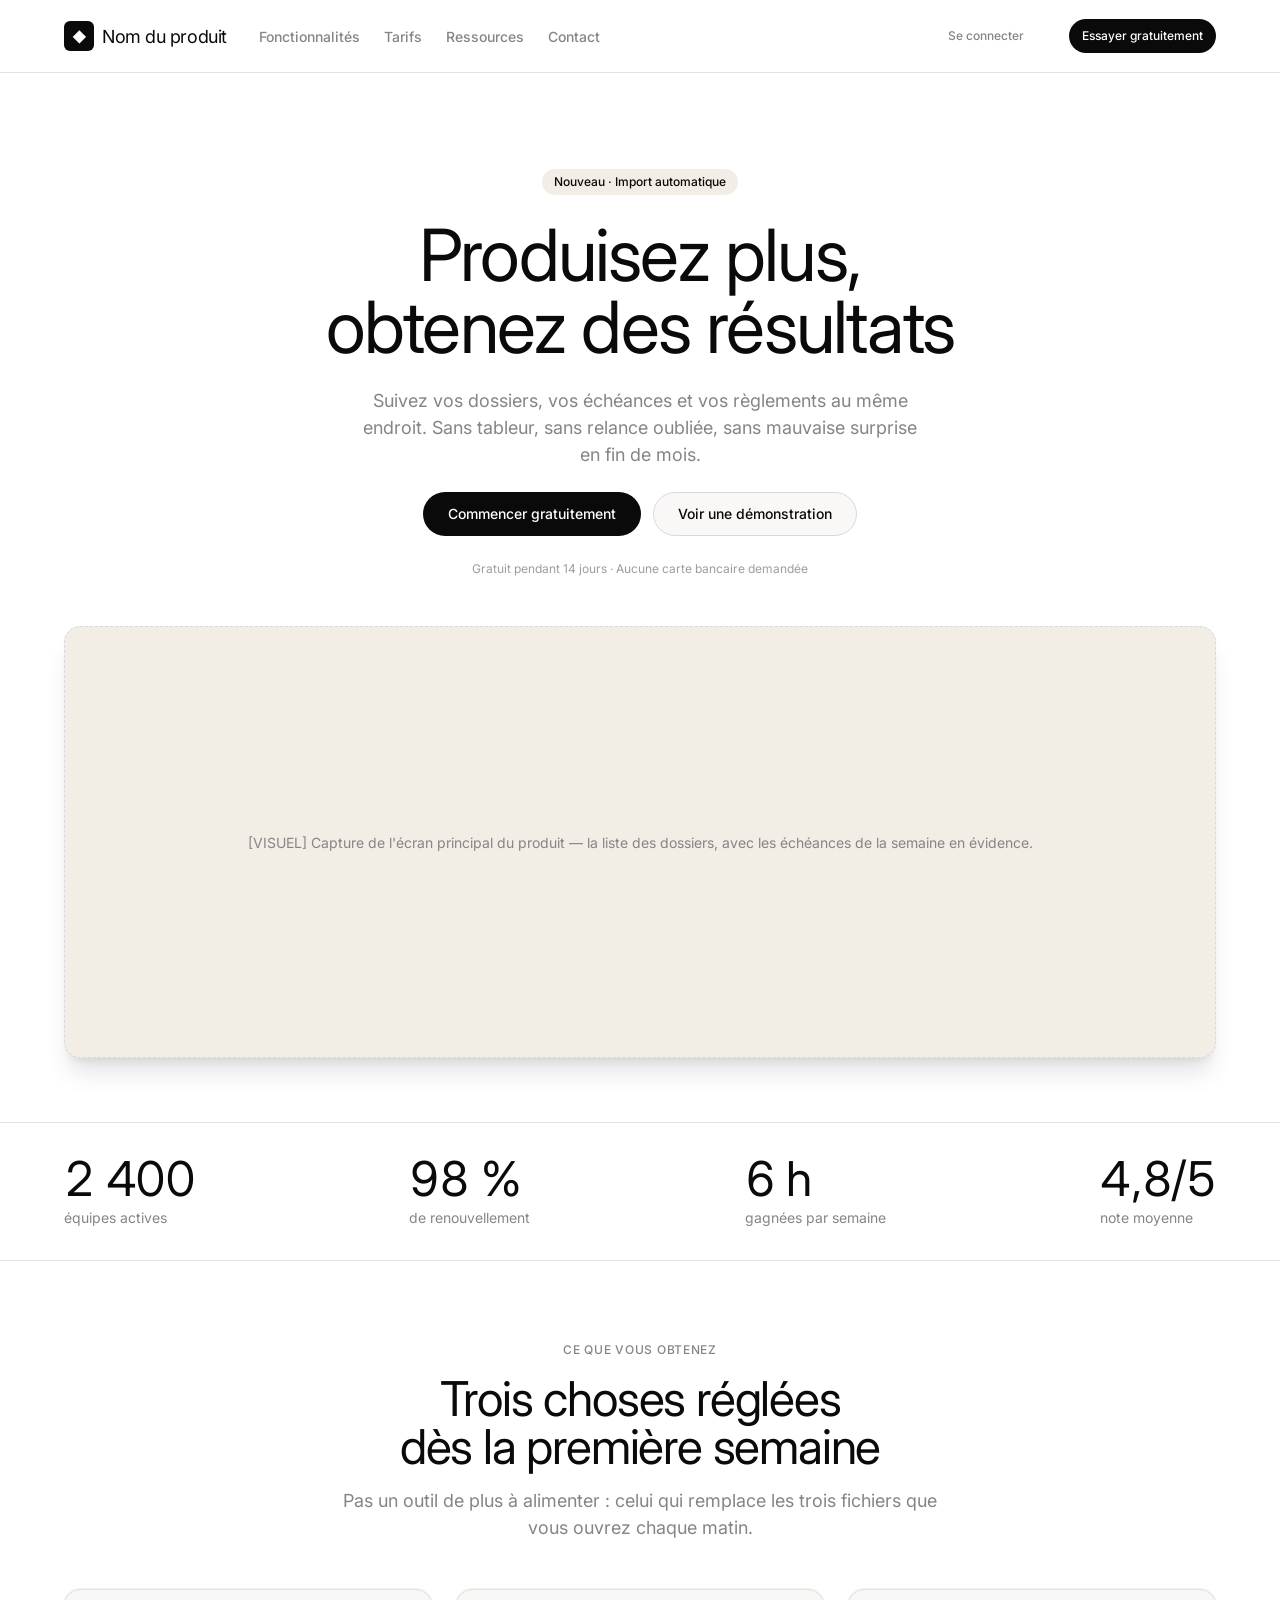
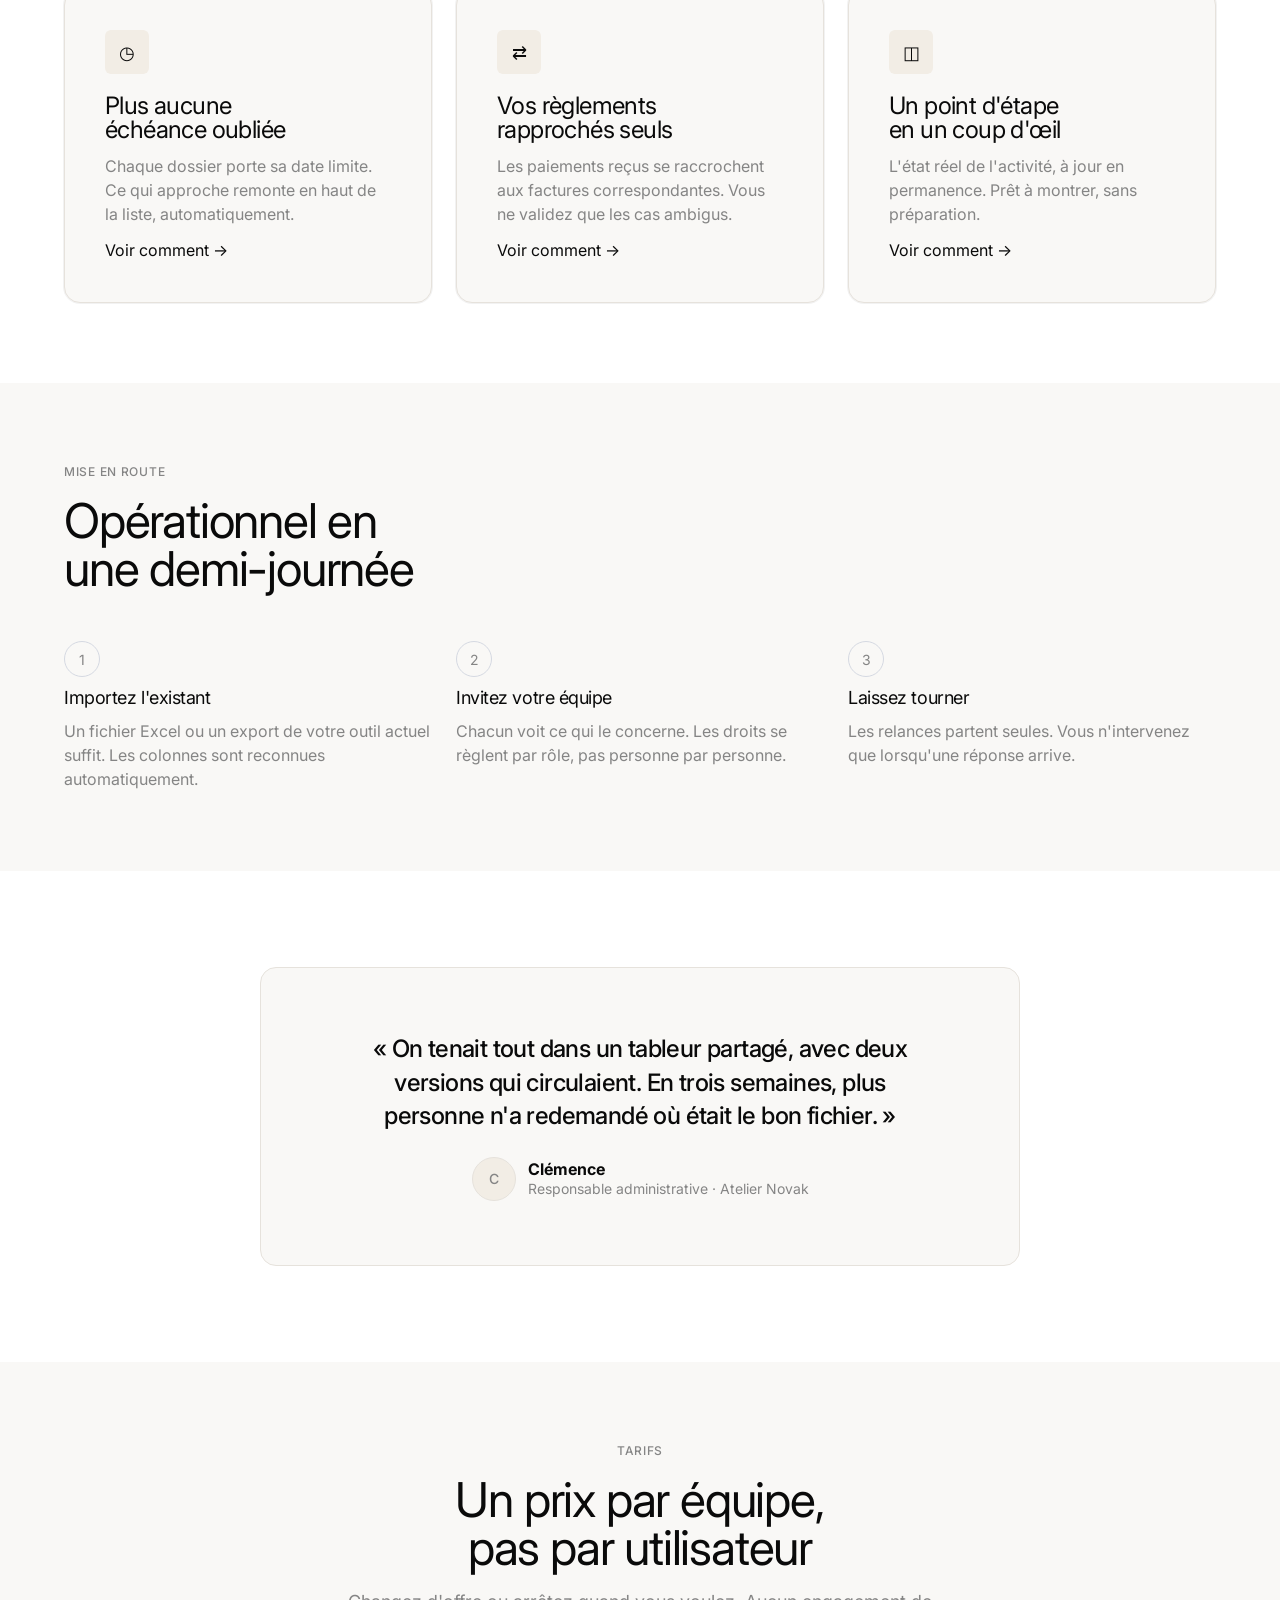
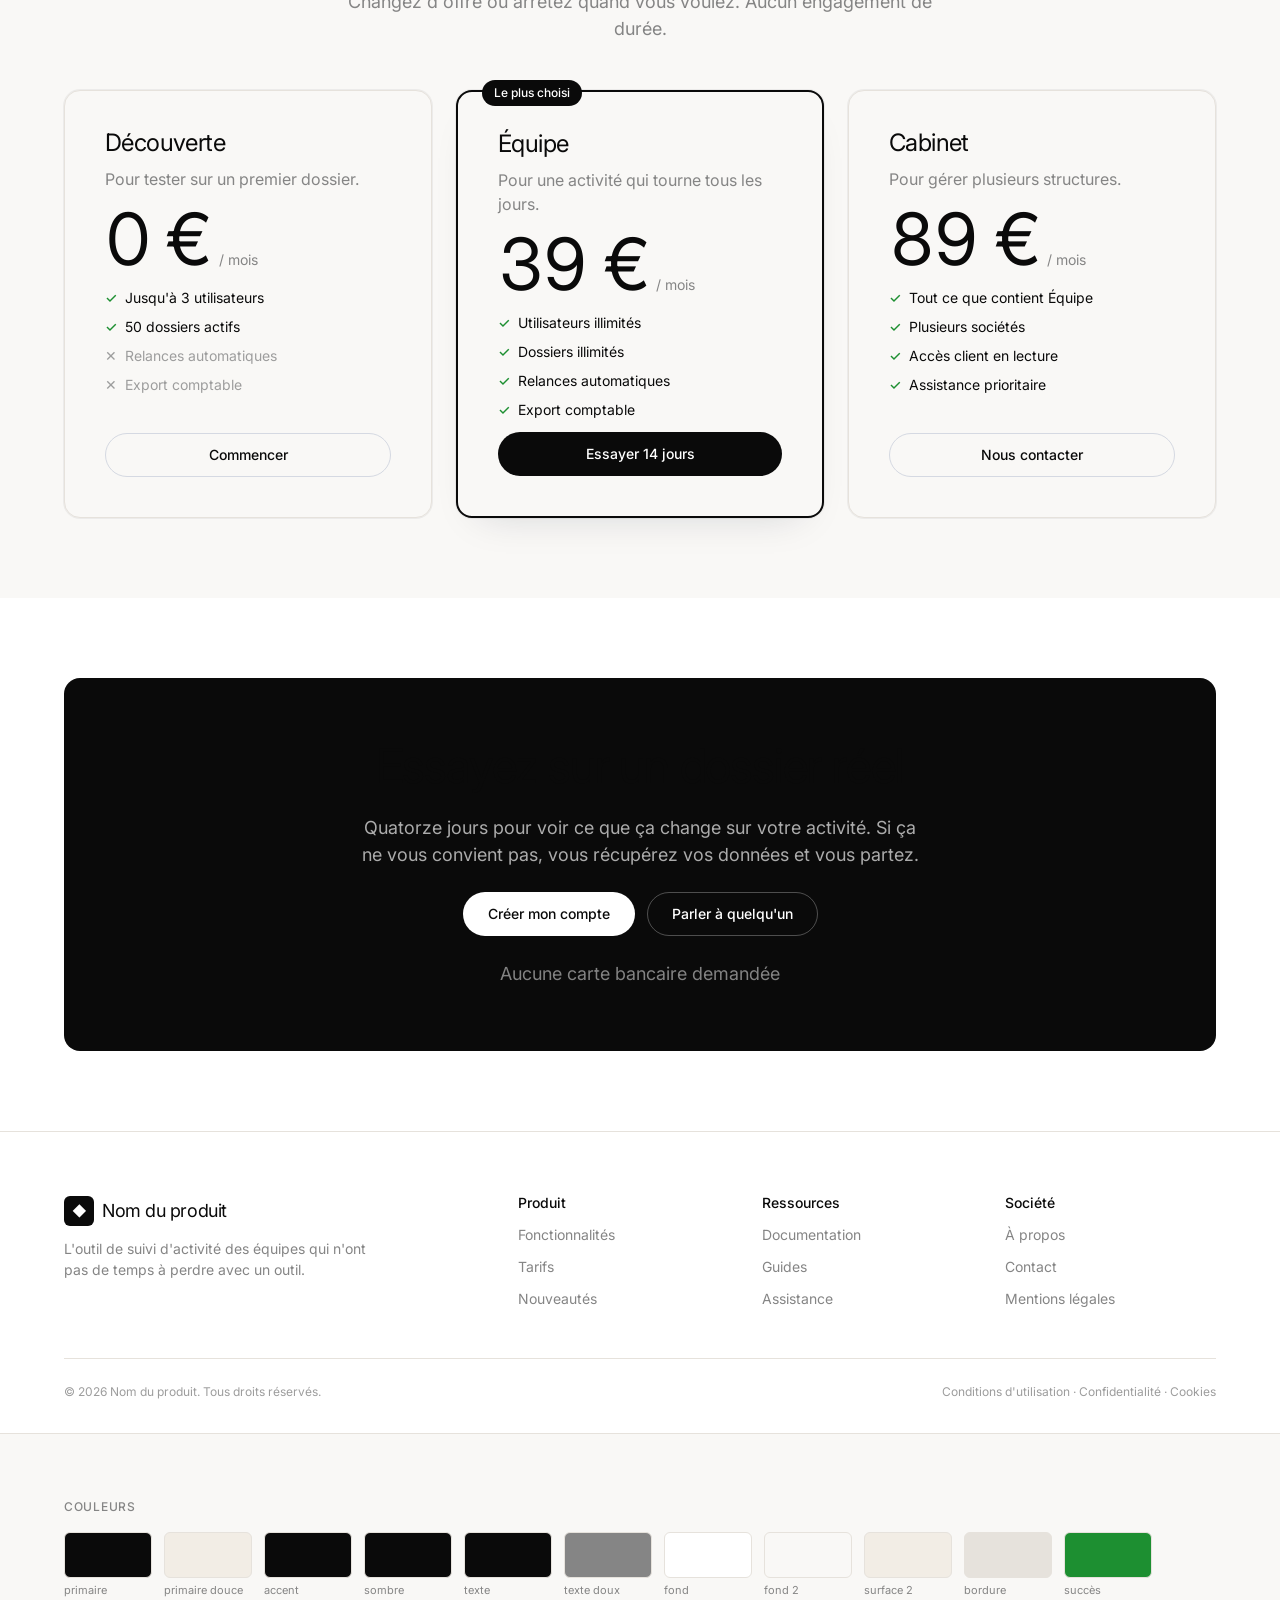
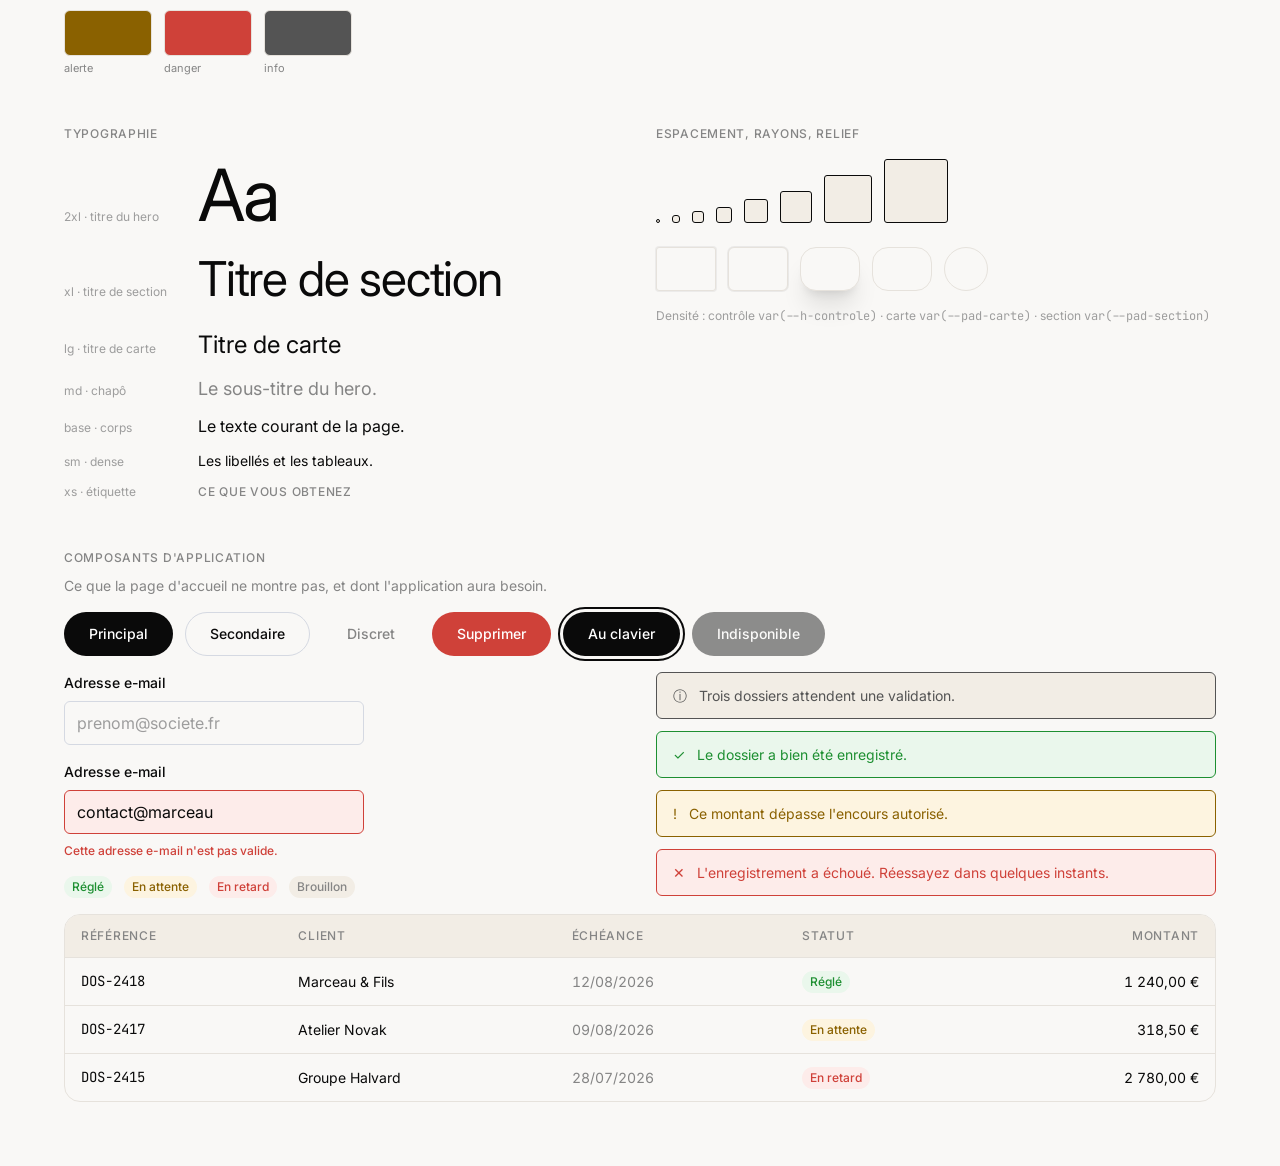
<file: .agents/skills/presta-maquettes/references/apercus/landing/light.html>
<!DOCTYPE html>
<html lang="fr">
<head>
<meta charset="utf-8">
<meta name="viewport" content="width=device-width, initial-scale=1">
<title>Light</title>

<!-- ============================================================
     GABARIT D'APERÇU — méthode Presta / presta-maquettes

     Une page d'accueil générique, plus la fiche du parti pris.
     Un seul fichier, aucune dépendance, aucun script.
     S'ouvre au navigateur, se capture par l'agent.

     Pour produire un aperçu : ne toucher QUE le bloc VARIABLES
     ci-dessous, plus le nom et la phrase du bandeau d'identité.
     Le socle CSS et le contenu ne changent pas d'un parti pris à
     l'autre — c'est ce qui rend les propositions comparables.
     ============================================================ -->

<style>


/* ============================================================
   1. VARIABLES — LE SEUL BLOC À MODIFIER
   ============================================================ */
/* --- DEBUT VARIABLES --- */
/* Light — Laboratoire crème et pastille noire — blanc chaud, très gros titres non gras, cartes crème plates, boutons en pastille noire.
   Documentation complète : design-systems/light.md */
@import url('https://fonts.googleapis.com/css2?family=Inter:wght@100..900&family=JetBrains+Mono:wght@400&display=swap');

:root {
  /* --- Couleurs : fonds et texte ------------------------- */
  --c-fond:            #ffffff;   /* Paper */
  --c-fond-2:          #f9f8f6;   /* Cream */
  --c-surface:         #f9f8f6;   /* la carte est crème, la page est blanche */
  --c-surface-2:       #f2ede5;   /* Sand */
  --c-sombre:          #0a0a0a;   /* Jet Ink */
  --c-sur-sombre:      #ffffff;
  --c-sur-sombre-doux: rgba(255, 255, 255, .66);
  --c-contour-clair:   rgba(255, 255, 255, .28);
  --c-bordure:         #e6e2dc;   /* discret : les cartes doivent lire comme plates */
  --c-bordure-forte:   #d5d9e2;   /* Dove — le seul filet du système */
  --c-texte-titre:     #0a0a0a;
  --c-texte:           #0a0a0a;
  --c-texte-doux:      #858585;   /* Fog */
  --c-texte-faible:    #9d9d9d;   /* Pewter */

  /* --- Couleurs : marque --------------------------------- */
  --c-primaire:        #0a0a0a;   /* le CTA est noir, jamais chromatique */
  --c-primaire-survol: #2b2b2b;
  --c-primaire-doux:   #f2ede5;
  --c-sur-primaire:    #ffffff;
  --c-focus:           #0a0a0a;
  --c-accent:          #0a0a0a;   /* pilule Beta : encre sur lavis chaud */
  --c-accent-doux:     #f2ede5;

  /* --- Couleurs : sémantique ----------------------------- */
  --c-succes:          #1d8f31;   /* Sprout assombri pour rester lisible en texte */
  --c-succes-fond:     #eaf7ec;
  --c-alerte:          #8a6100;   /* Sunbeam assombri */
  --c-alerte-fond:     #fdf4e0;
  --c-danger:          #cf4139;   /* Ember assombri */
  --c-danger-fond:     #fdecea;
  --c-info:            #545454;   /* Steel — l'info reste monochrome */
  --c-info-fond:       #f2ede5;

  /* --- Typographie --------------------------------------- */
  --police:       'Inter', -apple-system, BlinkMacSystemFont, "Segoe UI", Roboto, sans-serif;
  --police-titre: var(--police);
  --police-mono:  'JetBrains Mono', ui-monospace, SFMono-Regular, Menlo, Consolas, monospace;

  --ts-xs:   0.75rem;    /* 12 */
  --ts-sm:   0.875rem;   /* 14 */
  --ts-base: 1rem;       /* 16 */
  --ts-md:   1.125rem;   /* 18 */
  --ts-lg:   1.5rem;     /* 24 */
  --ts-xl:   3rem;       /* 48 */
  --ts-2xl:  4.5rem;     /* 72 */
  --ts-3xl:  4.5rem;

  --gr-normal: 400;
  --gr-moyen:  500;
  --gr-fort:   500;
  --gr-titre:  400;      /* la signature : les titres ne sont pas gras */

  --ih-serree:  1.0;     /* les titres sont verrouillés sur la grille */
  --ih-normale: 1.5;
  --interlettre-titre: -0.025em;
  --interlettre-etiquette: 0.06em;

  /* --- Espacement (base 4px) ------------------------------ */
  --e-1: 4px;   --e-2: 8px;   --e-3: 12px;  --e-4: 16px;
  --e-5: 24px;  --e-6: 32px;  --e-7: 48px;  --e-8: 64px;  --e-9: 96px;

  /* --- Rayons -------------------------------------------- */
  --r-sm:    3px;
  --r-md:    6px;
  --r-lg:    16px;
  --r-xl:    16px;
  --r-plein: 9999px;
  --r-bouton: 9999px;    /* la pastille est la forme signature du système */
  --r-saisie: 6px;

  /* --- Ombres et relief ---------------------------------- */
  --o-sm: rgba(10, 10, 10, .05) 0 0 0 1px;
  --o-md: rgba(0, 0, 0, .06) 0 0 0 1px, rgba(15, 23, 42, .18) 0 18px 40px -24px;
  --o-lg: rgba(0, 0, 0, .1) 0 20px 25px -5px, rgba(0, 0, 0, .1) 0 8px 10px -6px;
  --trait: 1px;

  /* --- Densité et mise en page ---------------------------- */
  --h-controle:   44px;
  --pad-carte:    40px;
  --pad-section:  80px;
  --largeur-max:  1200px;
  --largeur-texte: 62ch;

  /* --- Ton éditorial -------------------------------------
     Affirmatif et bref. La promesse tient en une phrase,
     le reste explique. Pas de vocabulaire commercial.        */
}
/* --- FIN VARIABLES --- */

/* ============================================================
   2. SOCLE — identique pour tous les partis pris
   ============================================================ */
*, *::before, *::after { box-sizing: border-box; }
html { -webkit-text-size-adjust: 100%; scroll-behavior: smooth; }
body {
  margin: 0;
  background: var(--c-fond);
  color: var(--c-texte);
  font-family: var(--police);
  font-size: var(--ts-base);
  line-height: var(--ih-normale);
  -webkit-font-smoothing: antialiased;
}
h1, h2, h3, h4 {
  font-family: var(--police-titre);
  color: var(--c-texte-titre);
  font-weight: var(--gr-titre);
  line-height: var(--ih-serree);
  letter-spacing: var(--interlettre-titre);
  margin: 0;
  text-wrap: balance;
}
/* --gr-display : poids réservé au seul titre du hero. Optionnel — un parti pris
   qui ne le définit pas retombe sur --gr-titre. */
h1 { font-size: var(--ts-2xl); font-weight: var(--gr-display, var(--gr-titre)); }
h2 { font-size: var(--ts-xl); }
h3 { font-size: var(--ts-lg); }
h4 { font-size: var(--ts-md); }
p  { margin: 0; }
ul { margin: 0; padding: 0; list-style: none; }
a  { color: var(--c-primaire); text-decoration: none; }
a:hover { text-decoration: underline; }

.doux   { color: var(--c-texte-doux); }
.faible { color: var(--c-texte-faible); }
.mono   { font-family: var(--police-mono); }
.num    { font-variant-numeric: tabular-nums; }
.etiquette {
  font-size: var(--ts-xs);
  font-weight: var(--gr-fort);
  letter-spacing: var(--interlettre-etiquette);
  text-transform: uppercase;
  color: var(--c-texte-doux);
}
.contenu { width: 100%; max-width: var(--largeur-max); margin: 0 auto; padding-inline: var(--e-5); }
.section { padding-block: var(--pad-section); }
.section-douce { background: var(--c-fond-2); }
.entete-section {
  display: flex; flex-direction: column; gap: var(--e-4);
  max-width: var(--largeur-texte);
  margin-bottom: var(--e-7);
}
.entete-section.centree { margin-inline: auto; text-align: center; align-items: center; }
.entete-section p { font-size: var(--ts-md); color: var(--c-texte-doux); }

/* --- Boutons ---------------------------------------------- */
.btn {
  display: inline-flex; align-items: center; justify-content: center; gap: var(--e-2);
  height: var(--h-controle);
  padding: 0 var(--e-5);
  border-radius: var(--r-bouton);
  border: var(--trait) solid transparent;
  font-family: inherit;
  font-size: var(--ts-sm);
  font-weight: var(--gr-fort);
  line-height: 1;
  cursor: pointer; white-space: nowrap;
  transition: background-color .14s ease, border-color .14s ease, color .14s ease;
}
.btn:hover { text-decoration: none; }
.btn-primaire { background: var(--c-primaire); color: var(--c-sur-primaire); }
.btn-primaire:hover { background: var(--c-primaire-survol); }
.btn-second { background: var(--c-surface); color: var(--c-texte); border-color: var(--c-bordure-forte); }
.btn-second:hover { background: var(--c-surface-2); }
.btn-discret { background: transparent; color: var(--c-texte-doux); }
.btn-discret:hover { background: var(--c-surface-2); color: var(--c-texte); }
.btn-danger { background: var(--c-danger); color: #fff; }
.btn-sur-sombre { background: var(--c-sur-sombre); color: var(--c-sombre); }
.btn-contour-clair { background: transparent; color: var(--c-sur-sombre); border-color: var(--c-contour-clair); }
.btn-focus { outline: 2px solid var(--c-focus); outline-offset: 3px; }
.btn-petit { height: 34px; padding: 0 var(--e-3); font-size: var(--ts-xs); }
.btn:disabled, .btn[aria-disabled="true"] { opacity: .45; cursor: not-allowed; }

/* --- En-tête ---------------------------------------------- */
.entete {
  position: sticky; top: 0; z-index: 10;
  background: var(--c-fond);
  border-bottom: var(--trait) solid var(--c-bordure);
}
.entete .contenu { display: flex; align-items: center; gap: var(--e-6); height: 72px; }
.marque {
  display: flex; align-items: center; gap: var(--e-2);
  font-family: var(--police-titre);
  font-weight: var(--gr-titre);
  font-size: var(--ts-md);
  letter-spacing: var(--interlettre-titre);
  color: var(--c-texte);
}
.marque:hover { text-decoration: none; }
.pastille {
  width: 30px; height: 30px;
  border-radius: var(--r-md);
  background: var(--c-primaire);
  color: var(--c-sur-primaire);
  display: grid; place-items: center;
  font-size: var(--ts-sm);
}
.nav { display: flex; gap: var(--e-5); margin-right: auto; }
.nav a { color: var(--c-texte-doux); font-size: var(--ts-sm); font-weight: var(--gr-moyen); }
.nav a:hover { color: var(--c-texte); text-decoration: none; }

/* --- Hero -------------------------------------------------- */
.hero { padding-block: var(--e-9) var(--e-8); text-align: center; }
.hero .contenu { display: flex; flex-direction: column; align-items: center; gap: var(--e-5); }
.pilule {
  display: inline-flex; align-items: center; gap: var(--e-2);
  padding: var(--e-1) var(--e-3);
  border-radius: var(--r-plein);
  background: var(--c-accent-doux);
  color: var(--c-accent);
  font-size: var(--ts-xs);
  font-weight: var(--gr-fort);
}
.hero h1 { max-width: 16ch; }
.hero .chapo { font-size: var(--ts-md); color: var(--c-texte-doux); max-width: 52ch; }
.actions-hero { display: flex; gap: var(--e-3); flex-wrap: wrap; justify-content: center; }
.mention { font-size: var(--ts-xs); color: var(--c-texte-faible); }

/* Cadre de visuel : on ne dessine jamais la donnée */
.cadre-visuel {
  width: 100%;
  aspect-ratio: 24 / 9;
  margin-top: var(--e-5);
  border: var(--trait) dashed var(--c-bordure-forte);
  border-radius: var(--r-xl);
  background: var(--c-surface-2);
  box-shadow: var(--o-lg);
  display: grid; place-items: center;
  padding: var(--e-6);
  color: var(--c-texte-doux);
  font-size: var(--ts-sm);
  text-align: center;
}

/* --- Bandeau de preuve ------------------------------------- */
.preuves {
  border-block: var(--trait) solid var(--c-bordure);
  padding-block: var(--e-6);
}
.preuves .contenu { display: flex; flex-wrap: wrap; align-items: center; justify-content: space-between; gap: var(--e-5); }
.chiffre { display: flex; flex-direction: column; gap: var(--e-1); }
.chiffre b {
  font-family: var(--police-titre);
  font-size: var(--ts-xl);
  font-weight: var(--gr-titre);
  letter-spacing: var(--interlettre-titre);
  font-variant-numeric: tabular-nums;
  line-height: 1;
}
.chiffre span { font-size: var(--ts-sm); color: var(--c-texte-doux); }

/* --- Grilles ----------------------------------------------- */
.grille-3 { display: grid; grid-template-columns: repeat(auto-fit, minmax(280px, 1fr)); gap: var(--e-5); }
.grille-2 { display: grid; grid-template-columns: repeat(auto-fit, minmax(320px, 1fr)); gap: var(--e-6); }

.carte {
  background: var(--c-surface);
  border: var(--trait) solid var(--c-bordure);
  border-radius: var(--r-lg);
  box-shadow: var(--o-sm);
  padding: var(--pad-carte);
  display: flex; flex-direction: column; gap: var(--e-3);
}
.icone {
  width: 44px; height: 44px;
  border-radius: var(--r-md);
  background: var(--c-accent-doux);
  color: var(--c-accent);
  display: grid; place-items: center;
  font-size: var(--ts-md);
  margin-bottom: var(--e-2);
}

/* --- Étapes ------------------------------------------------ */
.etape { display: flex; flex-direction: column; gap: var(--e-3); }
.numero-etape {
  width: 36px; height: 36px;
  border-radius: var(--r-plein);
  border: var(--trait) solid var(--c-bordure-forte);
  display: grid; place-items: center;
  font-family: var(--police-titre);
  font-weight: var(--gr-titre);
  font-size: var(--ts-sm);
  color: var(--c-texte-doux);
}

/* --- Témoignage -------------------------------------------- */
.temoignage {
  background: var(--c-surface);
  border: var(--trait) solid var(--c-bordure);
  border-radius: var(--r-xl);
  padding: var(--e-8) var(--e-7);
  display: flex; flex-direction: column; gap: var(--e-5);
  max-width: 760px; margin-inline: auto;
  text-align: center; align-items: center;
}
.temoignage blockquote {
  margin: 0;
  font-family: var(--police-titre);
  font-size: var(--ts-lg);
  font-weight: var(--gr-moyen);
  line-height: 1.4;
  letter-spacing: var(--interlettre-titre);
  text-wrap: balance;
}
.signature { display: flex; align-items: center; gap: var(--e-3); }
.avatar {
  width: 44px; height: 44px; border-radius: var(--r-plein);
  background: var(--c-surface-2);
  border: var(--trait) solid var(--c-bordure);
  display: grid; place-items: center;
  font-size: var(--ts-sm); font-weight: var(--gr-fort);
  color: var(--c-texte-doux);
}
.signature div { text-align: left; line-height: 1.35; }
.signature small { display: block; color: var(--c-texte-doux); font-size: var(--ts-sm); }

/* --- Tarifs ------------------------------------------------- */
.tarif { position: relative; }
.tarif.mis-en-avant {
  border-color: var(--c-primaire);
  border-width: 2px;
  box-shadow: var(--o-md);
}
.ruban {
  position: absolute; top: calc(-1 * var(--e-3)); left: var(--e-5);
  background: var(--c-primaire); color: var(--c-sur-primaire);
  border-radius: var(--r-plein);
  padding: var(--e-1) var(--e-3);
  font-size: var(--ts-xs); font-weight: var(--gr-fort);
}
.prix { display: flex; align-items: baseline; gap: var(--e-2); }
.prix b {
  font-family: var(--police-titre);
  font-size: var(--ts-2xl);
  font-weight: var(--gr-titre);
  letter-spacing: var(--interlettre-titre);
  line-height: 1;
  font-variant-numeric: tabular-nums;
}
.prix span { color: var(--c-texte-doux); font-size: var(--ts-sm); }
.liste-avantages { display: flex; flex-direction: column; gap: var(--e-2); font-size: var(--ts-sm); }
.liste-avantages li { display: flex; gap: var(--e-2); align-items: flex-start; }
.liste-avantages b { color: var(--c-succes); flex: none; font-weight: var(--gr-fort); }
.liste-avantages .absent { color: var(--c-texte-faible); }
.liste-avantages .absent b { color: var(--c-texte-faible); }

/* --- Bandeau d'appel final ---------------------------------- */
.appel {
  background: var(--c-sombre);
  color: var(--c-sur-sombre);
  border-radius: var(--r-xl);
  padding: var(--e-8) var(--e-7);
  text-align: center;
  display: flex; flex-direction: column; align-items: center; gap: var(--e-5);
}
.appel p { color: var(--c-sur-sombre-doux); max-width: 52ch; font-size: var(--ts-md); }
.appel .mention { color: var(--c-sur-sombre-doux); opacity: .75; }

/* --- Pied de page -------------------------------------------- */
.pied { border-top: var(--trait) solid var(--c-bordure); padding-block: var(--e-8) var(--e-6); }
.colonnes-pied { display: grid; grid-template-columns: 2fr repeat(3, 1fr); gap: var(--e-6); }
.colonnes-pied h4 { font-size: var(--ts-sm); font-weight: var(--gr-fort); letter-spacing: 0; margin-bottom: var(--e-3); }
.colonnes-pied ul { display: flex; flex-direction: column; gap: var(--e-2); }
.colonnes-pied ul a { color: var(--c-texte-doux); font-size: var(--ts-sm); }
.bas-pied {
  margin-top: var(--e-7); padding-top: var(--e-5);
  border-top: var(--trait) solid var(--c-bordure);
  display: flex; justify-content: space-between; gap: var(--e-4); flex-wrap: wrap;
  font-size: var(--ts-xs); color: var(--c-texte-faible);
}

/* ============================================================
   3. FICHE DU PARTI PRIS — variables et composants d'application
   ============================================================ */
.fiche { background: var(--c-fond-2); border-top: var(--trait) solid var(--c-bordure); padding-block: var(--e-8); }
.fiche .contenu { display: flex; flex-direction: column; gap: var(--e-7); }
.bloc-fiche { display: flex; flex-direction: column; gap: var(--e-4); }

.nuancier { display: flex; flex-wrap: wrap; gap: var(--e-3); }
.teinte { display: flex; flex-direction: column; gap: var(--e-1); width: 88px; }
.teinte .pave { height: 46px; border-radius: var(--r-md); border: var(--trait) solid var(--c-bordure); }
.teinte small { font-size: 11px; color: var(--c-texte-doux); }

.echelle-typo { display: flex; flex-direction: column; gap: var(--e-3); }
.echelle-typo > div { display: flex; align-items: baseline; gap: var(--e-4); }
.echelle-typo small { width: 118px; flex: none; font-size: var(--ts-xs); color: var(--c-texte-faible); }

.echelle-espace { display: flex; align-items: flex-end; gap: var(--e-3); }
.echelle-espace span { display: block; background: var(--c-primaire-doux); border: var(--trait) solid var(--c-primaire); border-radius: var(--r-sm); }

.rangee-composants { display: flex; flex-wrap: wrap; gap: var(--e-3); align-items: center; }

.champ { display: flex; flex-direction: column; gap: var(--e-2); max-width: 300px; }
.champ label { font-size: var(--ts-sm); font-weight: var(--gr-moyen); }
.saisie {
  height: var(--h-controle);
  padding: 0 var(--e-3);
  border: var(--trait) solid var(--c-bordure-forte);
  border-radius: var(--r-saisie);
  background: var(--c-surface);
  color: var(--c-texte);
  font-family: inherit; font-size: var(--ts-base);
  width: 100%;
}
.saisie::placeholder { color: var(--c-texte-faible); }
.champ-erreur .saisie { border-color: var(--c-danger); background: var(--c-danger-fond); }
.msg-erreur { font-size: var(--ts-xs); color: var(--c-danger); font-weight: var(--gr-moyen); }

.badge {
  display: inline-flex; align-items: center;
  padding: 2px var(--e-2);
  border-radius: var(--r-plein);
  font-size: var(--ts-xs); font-weight: var(--gr-fort);
}
.badge-succes { background: var(--c-succes-fond); color: var(--c-succes); }
.badge-alerte { background: var(--c-alerte-fond); color: var(--c-alerte); }
.badge-danger { background: var(--c-danger-fond); color: var(--c-danger); }
.badge-neutre { background: var(--c-surface-2); color: var(--c-texte-doux); }

.message {
  display: flex; gap: var(--e-3);
  padding: var(--e-3) var(--e-4);
  border-radius: var(--r-md);
  border: var(--trait) solid transparent;
  font-size: var(--ts-sm);
}
.message-succes { background: var(--c-succes-fond); color: var(--c-succes); border-color: var(--c-succes); }
.message-alerte { background: var(--c-alerte-fond); color: var(--c-alerte); border-color: var(--c-alerte); }
.message-danger { background: var(--c-danger-fond); color: var(--c-danger); border-color: var(--c-danger); }
.message-info   { background: var(--c-info-fond);   color: var(--c-info);   border-color: var(--c-info); }

.enveloppe-table { overflow-x: auto; background: var(--c-surface); border: var(--trait) solid var(--c-bordure); border-radius: var(--r-lg); }
table { width: 100%; border-collapse: collapse; font-size: var(--ts-sm); }
thead th {
  background: var(--c-surface-2);
  text-align: left; padding: var(--e-3) var(--e-4);
  font-size: var(--ts-xs); font-weight: var(--gr-fort);
  letter-spacing: var(--interlettre-etiquette); text-transform: uppercase;
  color: var(--c-texte-doux);
  border-bottom: var(--trait) solid var(--c-bordure);
  white-space: nowrap;
}
tbody td { padding: var(--e-3) var(--e-4); border-bottom: var(--trait) solid var(--c-bordure); }
tbody tr:last-child td { border-bottom: 0; }
td.droite, th.droite { text-align: right; }

@media (max-width: 860px) {
  :root { --ts-2xl: 2.5rem; --pad-section: var(--e-8); }
  .nav { display: none; }
  .colonnes-pied { grid-template-columns: 1fr 1fr; }
}
</style>
</head>

<body>

<!-- ---------- En-tête ---------- -->
<header class="entete">
  <div class="contenu">
    <a class="marque" href="#"><span class="pastille">◆</span> Nom du produit</a>
    <nav class="nav">
      <a href="#">Fonctionnalités</a>
      <a href="#">Tarifs</a>
      <a href="#">Ressources</a>
      <a href="#">Contact</a>
    </nav>
    <a class="btn btn-discret btn-petit" href="#">Se connecter</a>
    <a class="btn btn-primaire btn-petit" href="#">Essayer gratuitement</a>
  </div>
</header>

<!-- ---------- Hero ---------- -->
<section class="hero">
  <div class="contenu">
    <span class="pilule">Nouveau · Import automatique</span>
    <h1>Produisez plus, obtenez des résultats</h1>
    <p class="chapo">
      Suivez vos dossiers, vos échéances et vos règlements au même endroit. Sans tableur,
      sans relance oubliée, sans mauvaise surprise en fin de mois.
    </p>
    <div class="actions-hero">
      <a class="btn btn-primaire" href="#">Commencer gratuitement</a>
      <a class="btn btn-second" href="#">Voir une démonstration</a>
    </div>
    <p class="mention">Gratuit pendant 14 jours · Aucune carte bancaire demandée</p>

    <div class="cadre-visuel">
      [VISUEL] Capture de l'écran principal du produit — la liste des dossiers,
      avec les échéances de la semaine en évidence.
    </div>
  </div>
</section>

<!-- ---------- Preuve chiffrée ---------- -->
<section class="preuves">
  <div class="contenu">
    <div class="chiffre"><b class="num">2 400</b><span>équipes actives</span></div>
    <div class="chiffre"><b class="num">98 %</b><span>de renouvellement</span></div>
    <div class="chiffre"><b class="num">6 h</b><span>gagnées par semaine</span></div>
    <div class="chiffre"><b class="num">4,8/5</b><span>note moyenne</span></div>
  </div>
</section>

<!-- ---------- Fonctionnalités ---------- -->
<section class="section">
  <div class="contenu">
    <div class="entete-section centree">
      <span class="etiquette">Ce que vous obtenez</span>
      <h2>Trois choses réglées dès la première semaine</h2>
      <p>Pas un outil de plus à alimenter : celui qui remplace les trois fichiers que vous ouvrez chaque matin.</p>
    </div>

    <div class="grille-3">
      <article class="carte">
        <div class="icone">◷</div>
        <h3>Plus aucune échéance oubliée</h3>
        <p class="doux">Chaque dossier porte sa date limite. Ce qui approche remonte en haut de la liste, automatiquement.</p>
        <a href="#">Voir comment →</a>
      </article>
      <article class="carte">
        <div class="icone">⇄</div>
        <h3>Vos règlements rapprochés seuls</h3>
        <p class="doux">Les paiements reçus se raccrochent aux factures correspondantes. Vous ne validez que les cas ambigus.</p>
        <a href="#">Voir comment →</a>
      </article>
      <article class="carte">
        <div class="icone">◫</div>
        <h3>Un point d'étape en un coup d'œil</h3>
        <p class="doux">L'état réel de l'activité, à jour en permanence. Prêt à montrer, sans préparation.</p>
        <a href="#">Voir comment →</a>
      </article>
    </div>
  </div>
</section>

<!-- ---------- Étapes ---------- -->
<section class="section section-douce">
  <div class="contenu">
    <div class="entete-section">
      <span class="etiquette">Mise en route</span>
      <h2>Opérationnel en une demi-journée</h2>
    </div>

    <div class="grille-3">
      <div class="etape">
        <span class="numero-etape">1</span>
        <h4>Importez l'existant</h4>
        <p class="doux">Un fichier Excel ou un export de votre outil actuel suffit. Les colonnes sont reconnues automatiquement.</p>
      </div>
      <div class="etape">
        <span class="numero-etape">2</span>
        <h4>Invitez votre équipe</h4>
        <p class="doux">Chacun voit ce qui le concerne. Les droits se règlent par rôle, pas personne par personne.</p>
      </div>
      <div class="etape">
        <span class="numero-etape">3</span>
        <h4>Laissez tourner</h4>
        <p class="doux">Les relances partent seules. Vous n'intervenez que lorsqu'une réponse arrive.</p>
      </div>
    </div>
  </div>
</section>

<!-- ---------- Témoignage ---------- -->
<section class="section">
  <div class="contenu">
    <figure class="temoignage">
      <blockquote>
        « On tenait tout dans un tableur partagé, avec deux versions qui circulaient.
        En trois semaines, plus personne n'a redemandé où était le bon fichier. »
      </blockquote>
      <figcaption class="signature">
        <span class="avatar">C</span>
        <div>
          <strong>Clémence</strong>
          <small>Responsable administrative · Atelier Novak</small>
        </div>
      </figcaption>
    </figure>
  </div>
</section>

<!-- ---------- Tarifs ---------- -->
<section class="section section-douce">
  <div class="contenu">
    <div class="entete-section centree">
      <span class="etiquette">Tarifs</span>
      <h2>Un prix par équipe, pas par utilisateur</h2>
      <p>Changez d'offre ou arrêtez quand vous voulez. Aucun engagement de durée.</p>
    </div>

    <div class="grille-3">
      <article class="carte tarif">
        <h3>Découverte</h3>
        <p class="doux">Pour tester sur un premier dossier.</p>
        <div class="prix"><b>0 €</b><span>/ mois</span></div>
        <ul class="liste-avantages">
          <li><b>✓</b><span>Jusqu'à 3 utilisateurs</span></li>
          <li><b>✓</b><span>50 dossiers actifs</span></li>
          <li class="absent"><b>✕</b><span>Relances automatiques</span></li>
          <li class="absent"><b>✕</b><span>Export comptable</span></li>
        </ul>
        <a class="btn btn-second" href="#" style="margin-top: auto">Commencer</a>
      </article>

      <article class="carte tarif mis-en-avant">
        <span class="ruban">Le plus choisi</span>
        <h3>Équipe</h3>
        <p class="doux">Pour une activité qui tourne tous les jours.</p>
        <div class="prix"><b>39 €</b><span>/ mois</span></div>
        <ul class="liste-avantages">
          <li><b>✓</b><span>Utilisateurs illimités</span></li>
          <li><b>✓</b><span>Dossiers illimités</span></li>
          <li><b>✓</b><span>Relances automatiques</span></li>
          <li><b>✓</b><span>Export comptable</span></li>
        </ul>
        <a class="btn btn-primaire" href="#" style="margin-top: auto">Essayer 14 jours</a>
      </article>

      <article class="carte tarif">
        <h3>Cabinet</h3>
        <p class="doux">Pour gérer plusieurs structures.</p>
        <div class="prix"><b>89 €</b><span>/ mois</span></div>
        <ul class="liste-avantages">
          <li><b>✓</b><span>Tout ce que contient Équipe</span></li>
          <li><b>✓</b><span>Plusieurs sociétés</span></li>
          <li><b>✓</b><span>Accès client en lecture</span></li>
          <li><b>✓</b><span>Assistance prioritaire</span></li>
        </ul>
        <a class="btn btn-second" href="#" style="margin-top: auto">Nous contacter</a>
      </article>
    </div>
  </div>
</section>

<!-- ---------- Appel final ---------- -->
<section class="section">
  <div class="contenu">
    <div class="appel">
      <h2>Essayez sur un dossier réel</h2>
      <p>Quatorze jours pour voir ce que ça change sur votre activité. Si ça ne vous convient pas, vous récupérez vos données et vous partez.</p>
      <div class="actions-hero">
        <a class="btn btn-sur-sombre" href="#">Créer mon compte</a>
        <a class="btn btn-contour-clair" href="#">Parler à quelqu'un</a>
      </div>
      <p class="mention">Aucune carte bancaire demandée</p>
    </div>
  </div>
</section>

<!-- ---------- Pied de page ---------- -->
<footer class="pied">
  <div class="contenu">
    <div class="colonnes-pied">
      <div>
        <a class="marque" href="#"><span class="pastille">◆</span> Nom du produit</a>
        <p class="doux" style="margin-top: var(--e-3); font-size: var(--ts-sm); max-width: 34ch">
          L'outil de suivi d'activité des équipes qui n'ont pas de temps à perdre avec un outil.
        </p>
      </div>
      <div>
        <h4>Produit</h4>
        <ul><li><a href="#">Fonctionnalités</a></li><li><a href="#">Tarifs</a></li><li><a href="#">Nouveautés</a></li></ul>
      </div>
      <div>
        <h4>Ressources</h4>
        <ul><li><a href="#">Documentation</a></li><li><a href="#">Guides</a></li><li><a href="#">Assistance</a></li></ul>
      </div>
      <div>
        <h4>Société</h4>
        <ul><li><a href="#">À propos</a></li><li><a href="#">Contact</a></li><li><a href="#">Mentions légales</a></li></ul>
      </div>
    </div>
    <div class="bas-pied">
      <span>© 2026 Nom du produit. Tous droits réservés.</span>
      <span>Conditions d'utilisation · Confidentialité · Cookies</span>
    </div>
  </div>
</footer>

<!-- ============================================================
     FICHE DU PARTI PRIS
     Les variables rendues visibles, et les composants d'application
     que la landing ne montre pas.
     ============================================================ -->
<section class="fiche">
  <div class="contenu">

    <div class="bloc-fiche">
      <span class="etiquette">Couleurs</span>
      <div class="nuancier">
        <div class="teinte"><div class="pave" style="background: var(--c-primaire)"></div><small>primaire</small></div>
        <div class="teinte"><div class="pave" style="background: var(--c-primaire-doux)"></div><small>primaire douce</small></div>
        <div class="teinte"><div class="pave" style="background: var(--c-accent)"></div><small>accent</small></div>
        <div class="teinte"><div class="pave" style="background: var(--c-sombre)"></div><small>sombre</small></div>
        <div class="teinte"><div class="pave" style="background: var(--c-texte)"></div><small>texte</small></div>
        <div class="teinte"><div class="pave" style="background: var(--c-texte-doux)"></div><small>texte doux</small></div>
        <div class="teinte"><div class="pave" style="background: var(--c-fond)"></div><small>fond</small></div>
        <div class="teinte"><div class="pave" style="background: var(--c-fond-2)"></div><small>fond 2</small></div>
        <div class="teinte"><div class="pave" style="background: var(--c-surface-2)"></div><small>surface 2</small></div>
        <div class="teinte"><div class="pave" style="background: var(--c-bordure)"></div><small>bordure</small></div>
        <div class="teinte"><div class="pave" style="background: var(--c-succes)"></div><small>succès</small></div>
        <div class="teinte"><div class="pave" style="background: var(--c-alerte)"></div><small>alerte</small></div>
        <div class="teinte"><div class="pave" style="background: var(--c-danger)"></div><small>danger</small></div>
        <div class="teinte"><div class="pave" style="background: var(--c-info)"></div><small>info</small></div>
      </div>
    </div>

    <div class="grille-2">
      <div class="bloc-fiche">
        <span class="etiquette">Typographie</span>
        <div class="echelle-typo">
          <div><small>2xl · titre du hero</small><span style="font-family: var(--police-titre); font-size: var(--ts-2xl); font-weight: var(--gr-titre); line-height: 1; letter-spacing: var(--interlettre-titre)">Aa</span></div>
          <div><small>xl · titre de section</small><span style="font-family: var(--police-titre); font-size: var(--ts-xl); font-weight: var(--gr-titre); letter-spacing: var(--interlettre-titre)">Titre de section</span></div>
          <div><small>lg · titre de carte</small><span style="font-family: var(--police-titre); font-size: var(--ts-lg); font-weight: var(--gr-titre)">Titre de carte</span></div>
          <div><small>md · chapô</small><span style="font-size: var(--ts-md); color: var(--c-texte-doux)">Le sous-titre du hero.</span></div>
          <div><small>base · corps</small><span>Le texte courant de la page.</span></div>
          <div><small>sm · dense</small><span style="font-size: var(--ts-sm)">Les libellés et les tableaux.</span></div>
          <div><small>xs · étiquette</small><span class="etiquette">Ce que vous obtenez</span></div>
        </div>
      </div>

      <div class="bloc-fiche">
        <span class="etiquette">Espacement, rayons, relief</span>
        <div class="echelle-espace">
          <span style="width: var(--e-1); height: var(--e-1)"></span>
          <span style="width: var(--e-2); height: var(--e-2)"></span>
          <span style="width: var(--e-3); height: var(--e-3)"></span>
          <span style="width: var(--e-4); height: var(--e-4)"></span>
          <span style="width: var(--e-5); height: var(--e-5)"></span>
          <span style="width: var(--e-6); height: var(--e-6)"></span>
          <span style="width: var(--e-7); height: var(--e-7)"></span>
          <span style="width: var(--e-8); height: var(--e-8)"></span>
        </div>
        <div style="display: flex; gap: var(--e-3); align-items: flex-end; margin-top: var(--e-2)">
          <div style="width: 60px; height: 44px; background: var(--c-surface); border: var(--trait) solid var(--c-bordure); border-radius: var(--r-sm); box-shadow: var(--o-sm)"></div>
          <div style="width: 60px; height: 44px; background: var(--c-surface); border: var(--trait) solid var(--c-bordure); border-radius: var(--r-md); box-shadow: var(--o-md)"></div>
          <div style="width: 60px; height: 44px; background: var(--c-surface); border: var(--trait) solid var(--c-bordure); border-radius: var(--r-lg); box-shadow: var(--o-lg)"></div>
          <div style="width: 60px; height: 44px; background: var(--c-surface); border: var(--trait) solid var(--c-bordure); border-radius: var(--r-xl)"></div>
          <div style="width: 44px; height: 44px; background: var(--c-surface); border: var(--trait) solid var(--c-bordure); border-radius: var(--r-plein)"></div>
        </div>
        <p class="mention">Densité : contrôle <span class="mono">var(--h-controle)</span> · carte <span class="mono">var(--pad-carte)</span> · section <span class="mono">var(--pad-section)</span></p>
      </div>
    </div>

    <div class="bloc-fiche">
      <span class="etiquette">Composants d'application</span>
      <p class="doux" style="font-size: var(--ts-sm); margin-top: calc(-1 * var(--e-2))">
        Ce que la page d'accueil ne montre pas, et dont l'application aura besoin.
      </p>

      <div class="rangee-composants">
        <button class="btn btn-primaire">Principal</button>
        <button class="btn btn-second">Secondaire</button>
        <button class="btn btn-discret">Discret</button>
        <button class="btn btn-danger">Supprimer</button>
        <button class="btn btn-primaire btn-focus">Au clavier</button>
        <button class="btn btn-primaire" disabled>Indisponible</button>
      </div>

      <div class="grille-2" style="align-items: start">
        <div style="display: flex; flex-direction: column; gap: var(--e-4)">
          <div class="champ">
            <label for="ch-mail">Adresse e-mail</label>
            <input class="saisie" id="ch-mail" placeholder="prenom@societe.fr">
          </div>
          <div class="champ champ-erreur">
            <label for="ch-mail2">Adresse e-mail</label>
            <input class="saisie" id="ch-mail2" value="contact@marceau">
            <span class="msg-erreur">Cette adresse e-mail n'est pas valide.</span>
          </div>
          <div class="rangee-composants">
            <span class="badge badge-succes">Réglé</span>
            <span class="badge badge-alerte">En attente</span>
            <span class="badge badge-danger">En retard</span>
            <span class="badge badge-neutre">Brouillon</span>
          </div>
        </div>

        <div style="display: flex; flex-direction: column; gap: var(--e-3)">
          <div class="message message-info"><span>ⓘ</span><div>Trois dossiers attendent une validation.</div></div>
          <div class="message message-succes"><span>✓</span><div>Le dossier a bien été enregistré.</div></div>
          <div class="message message-alerte"><span>!</span><div>Ce montant dépasse l'encours autorisé.</div></div>
          <div class="message message-danger"><span>✕</span><div>L'enregistrement a échoué. Réessayez dans quelques instants.</div></div>
        </div>
      </div>

      <div class="enveloppe-table">
        <table>
          <thead>
            <tr><th>Référence</th><th>Client</th><th>Échéance</th><th>Statut</th><th class="droite">Montant</th></tr>
          </thead>
          <tbody>
            <tr><td class="mono">DOS-2418</td><td>Marceau &amp; Fils</td><td class="doux num">12/08/2026</td><td><span class="badge badge-succes">Réglé</span></td><td class="droite num">1 240,00 €</td></tr>
            <tr><td class="mono">DOS-2417</td><td>Atelier Novak</td><td class="doux num">09/08/2026</td><td><span class="badge badge-alerte">En attente</span></td><td class="droite num">318,50 €</td></tr>
            <tr><td class="mono">DOS-2415</td><td>Groupe Halvard</td><td class="doux num">28/07/2026</td><td><span class="badge badge-danger">En retard</span></td><td class="droite num">2 780,00 €</td></tr>
          </tbody>
        </table>
      </div>
    </div>

  </div>
</section>

</body>
</html>
</file>
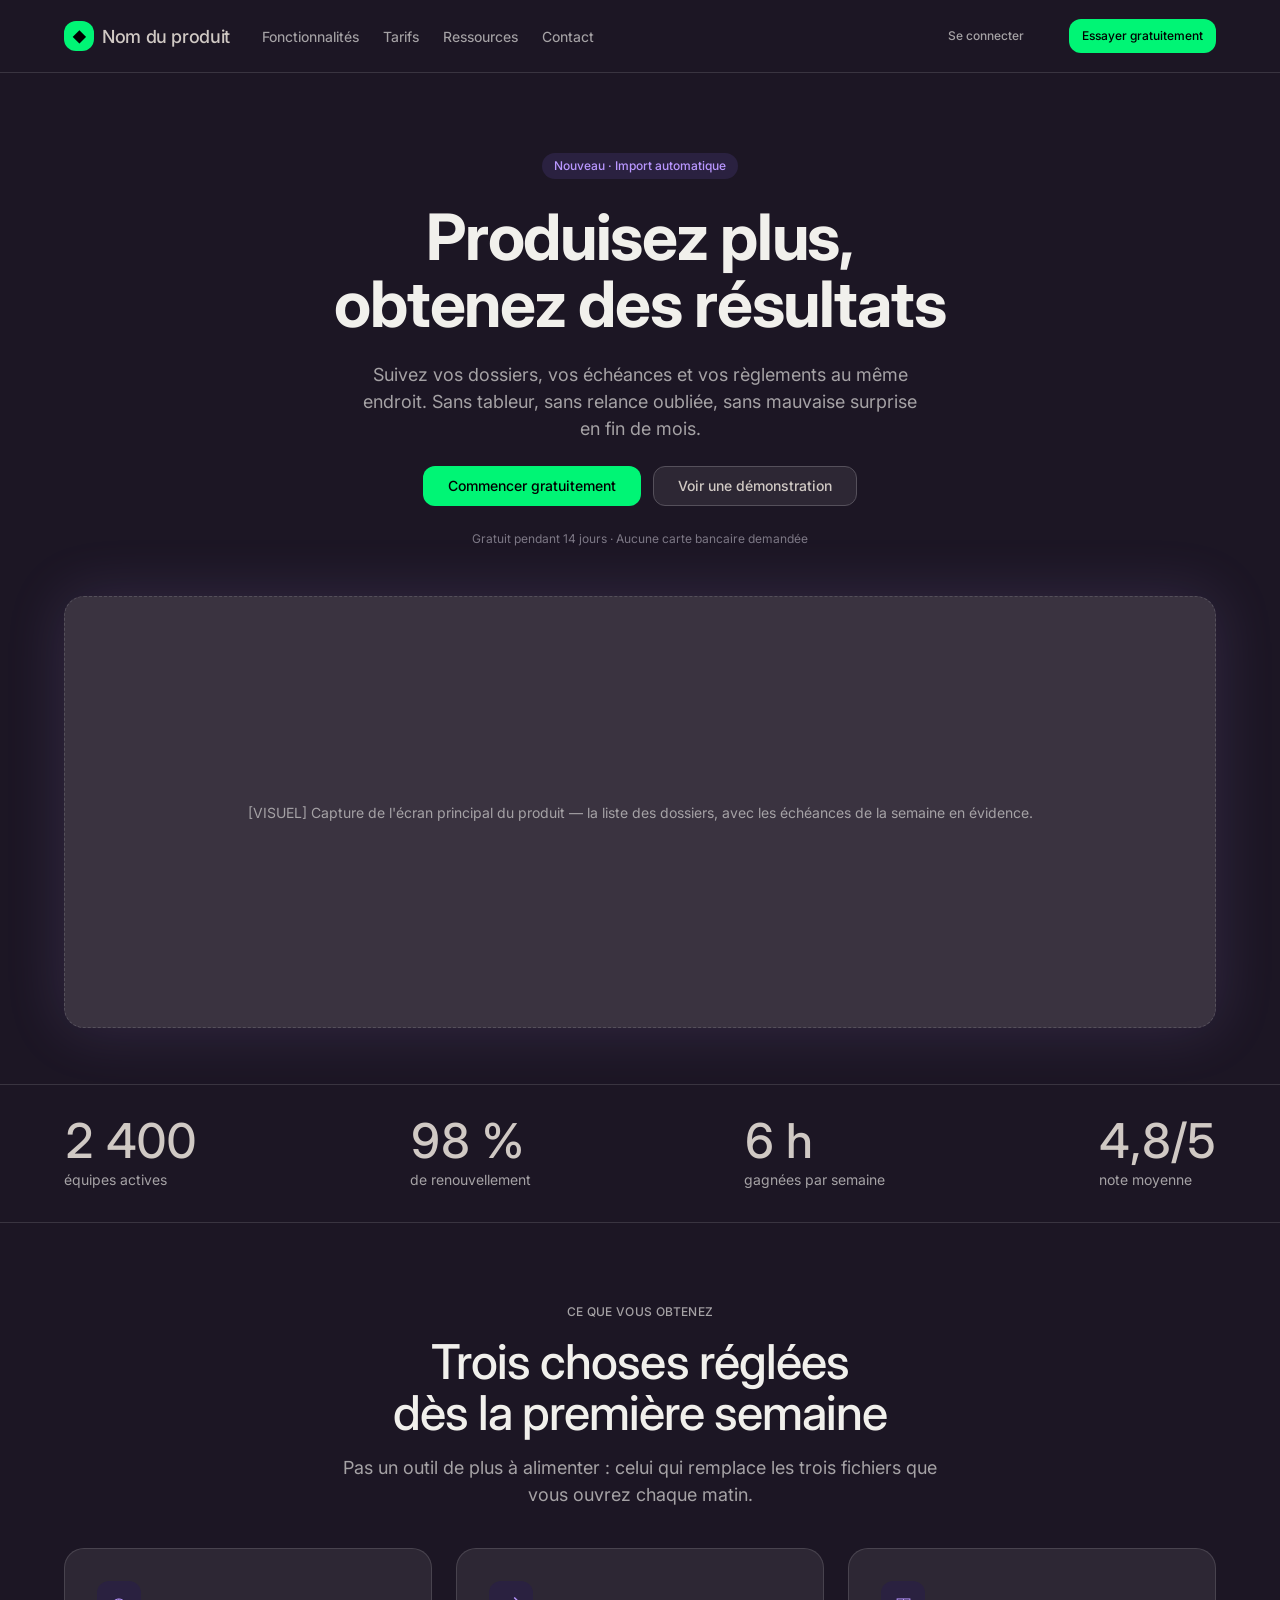
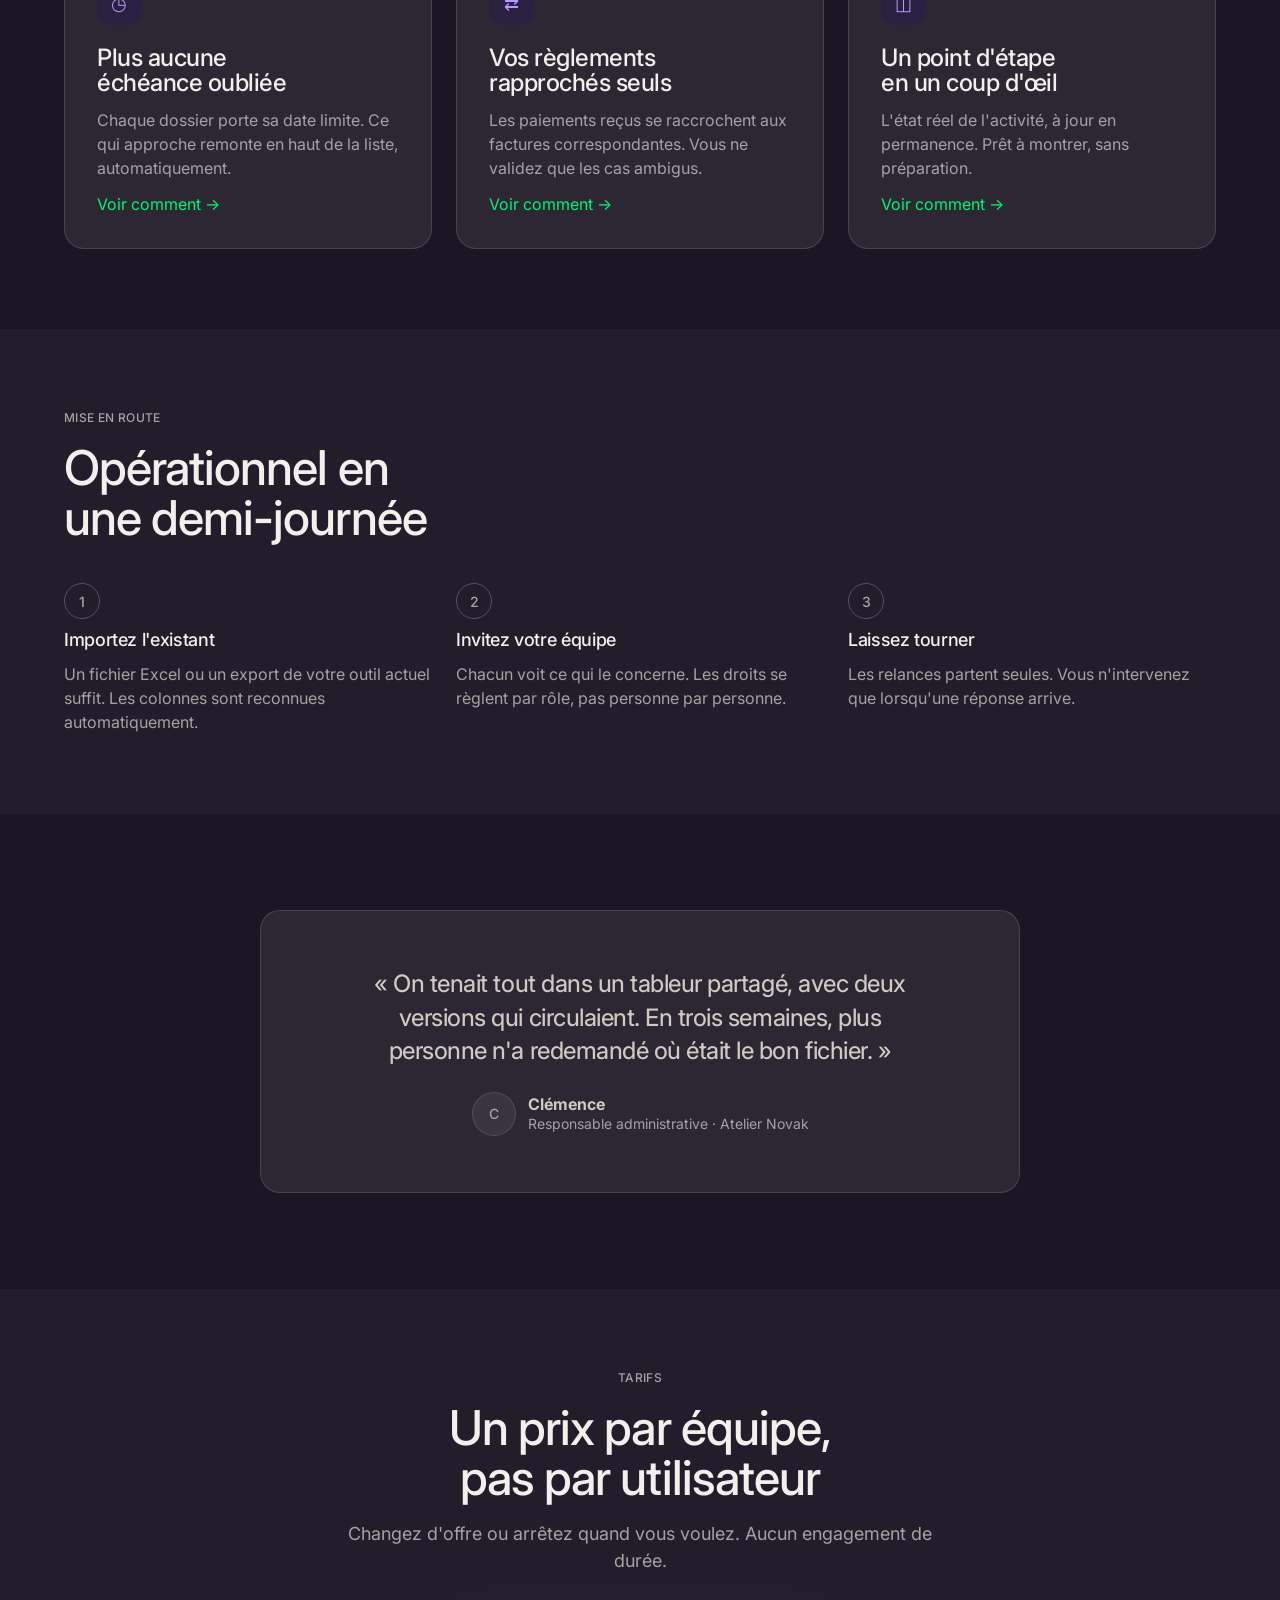
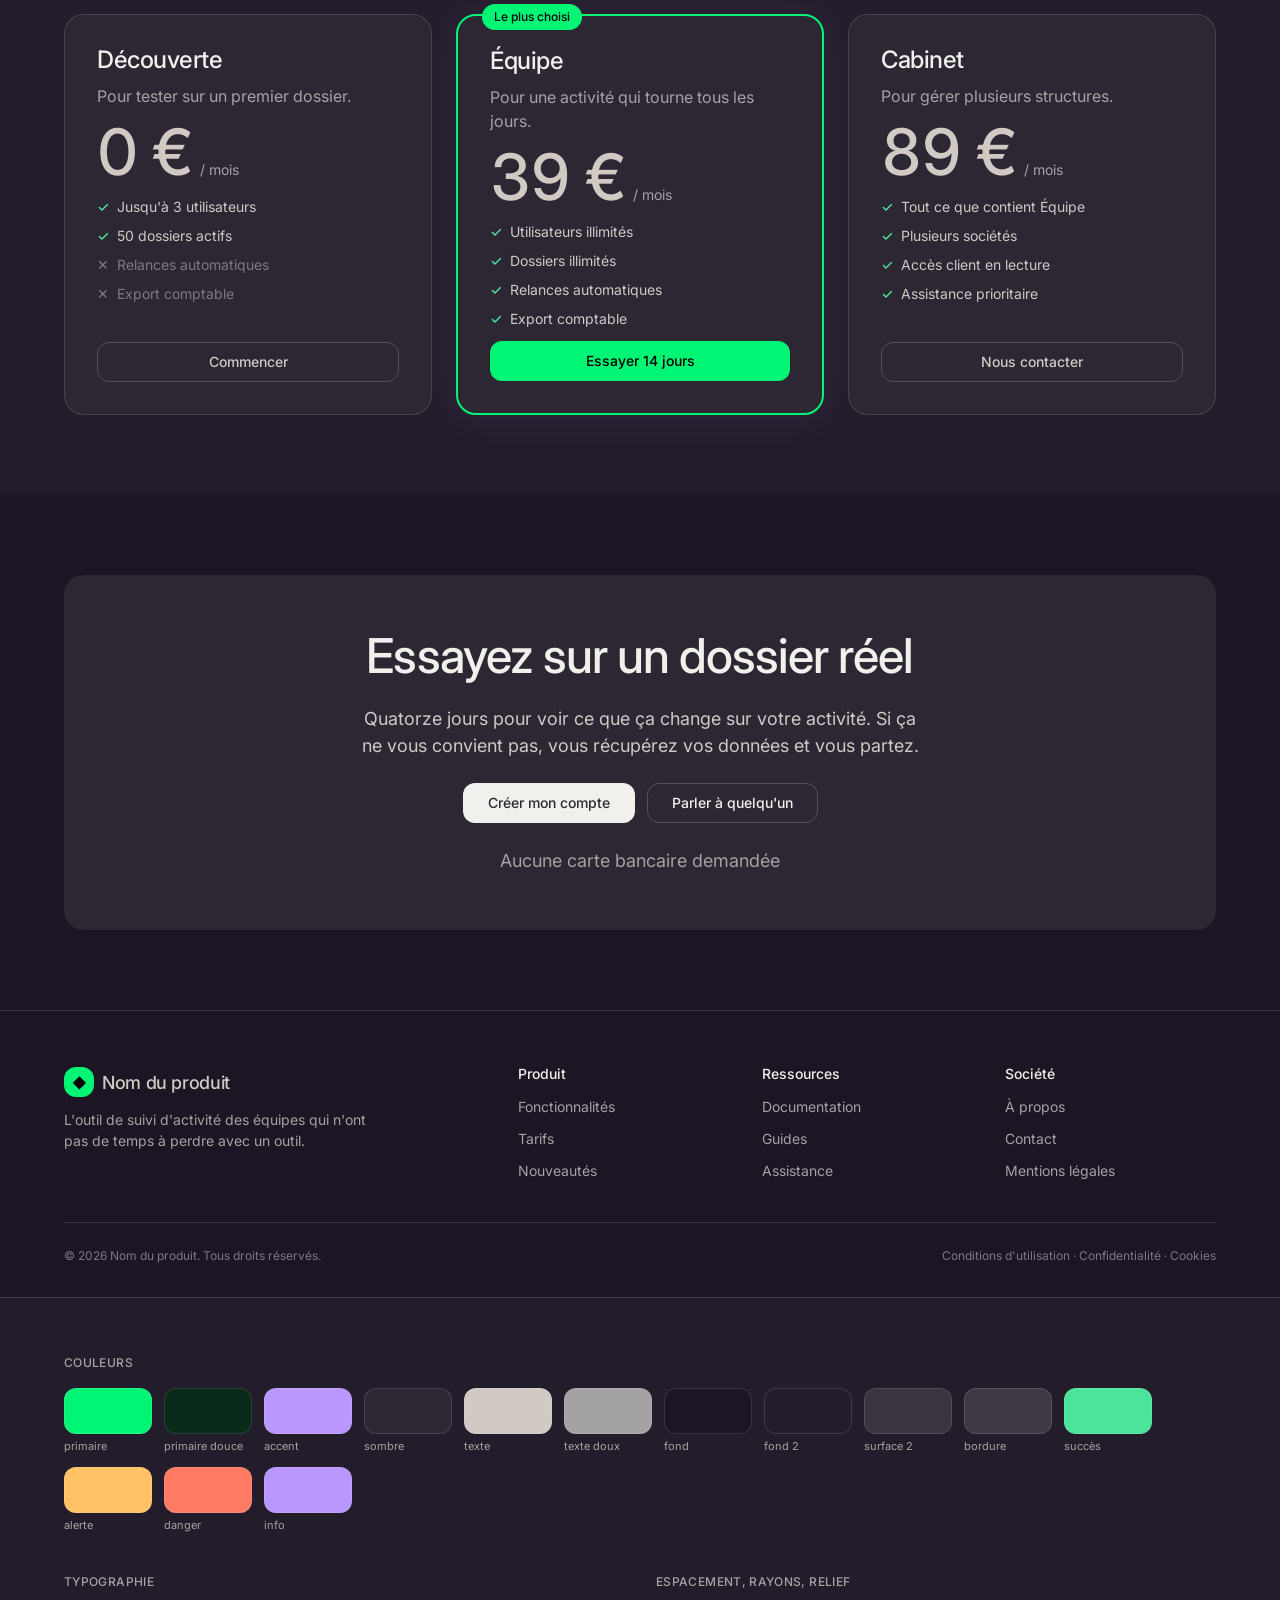
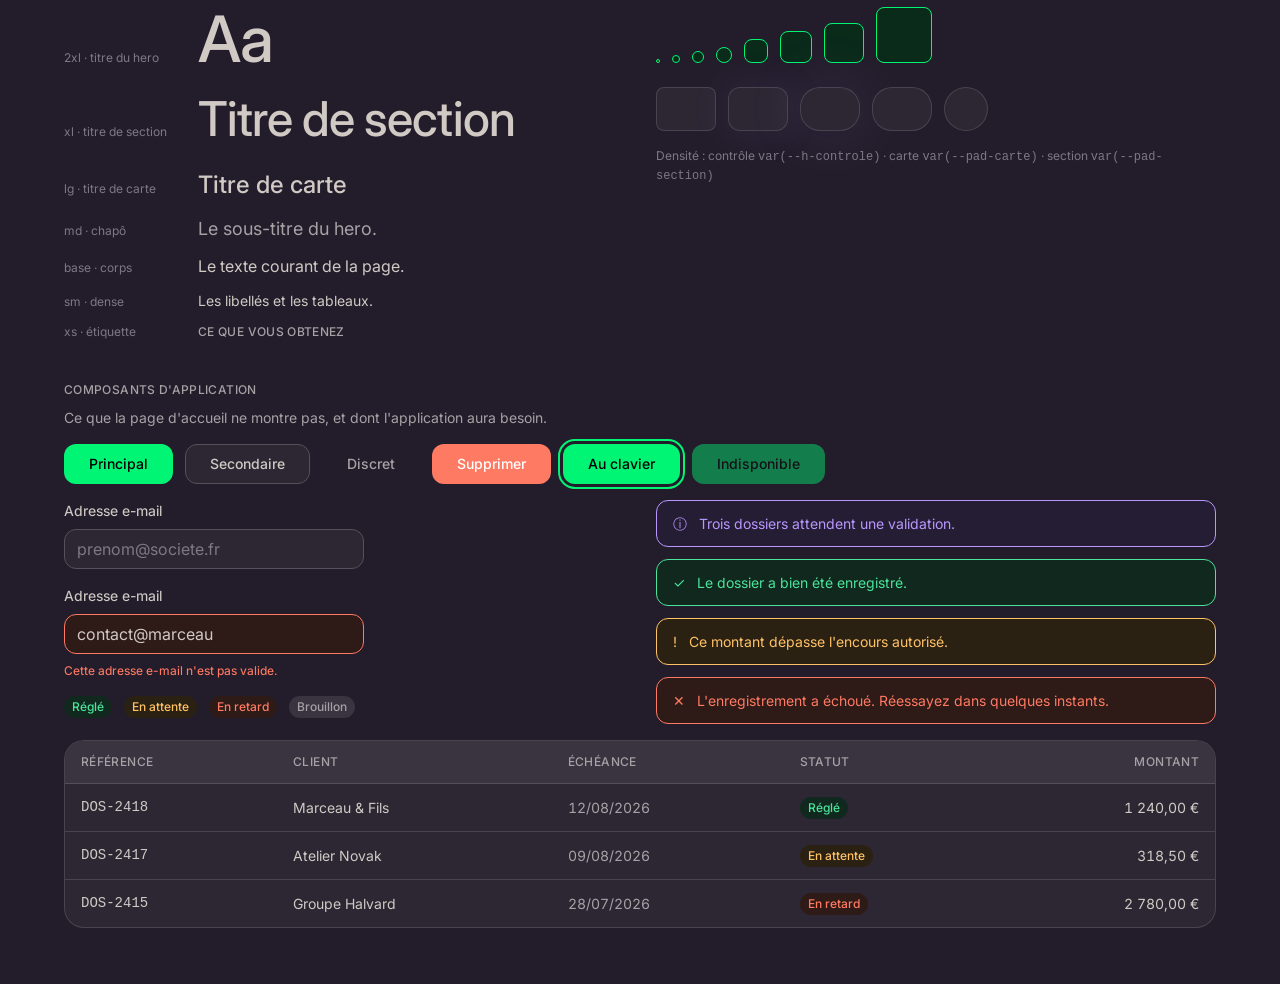
<file: .agents/skills/presta-maquettes/references/apercus/landing/navy.html>
<!DOCTYPE html>
<html lang="fr">
<head>
<meta charset="utf-8">
<meta name="viewport" content="width=device-width, initial-scale=1">
<title>Navy</title>

<!-- ============================================================
     GABARIT D'APERÇU — méthode Presta / presta-maquettes

     Une page d'accueil générique, plus la fiche du parti pris.
     Un seul fichier, aucune dépendance, aucun script.
     S'ouvre au navigateur, se capture par l'agent.

     Pour produire un aperçu : ne toucher QUE le bloc VARIABLES
     ci-dessous, plus le nom et la phrase du bandeau d'identité.
     Le socle CSS et le contenu ne changent pas d'un parti pris à
     l'autre — c'est ce qui rend les propositions comparables.
     ============================================================ -->

<style>


/* ============================================================
   1. VARIABLES — LE SEUL BLOC À MODIFIER
   ============================================================ */
/* --- DEBUT VARIABLES --- */
/* Navy — Coffre-fort violet à minuit — vert de signal pour l'action, lavande pour la voix de marque, cartes cerclées d'un filet clair.
   Documentation complète : design-systems/navy.md */
@import url('https://fonts.googleapis.com/css2?family=Inter:wght@100..900&display=swap');

:root {

  /* --- Couleurs : fonds et texte ------------------------- */
  --c-fond:            #1c1624;   /* Midnight Plum — noir teinté violet */
  --c-fond-2:          #231d2b;
  --c-surface:         #2d2734;   /* Shadow Plum — la carte, un cran au-dessus du fond */
  --c-surface-2:       #3a3340;   /* Elevated Panel */
  --c-sombre:          #2d2734;
  --c-sur-sombre:      #f1f0ec;
  --c-sur-sombre-doux: #d0c9c4;
  --c-contour-clair:   #55505b;
  --c-bordure:         rgba(229, 231, 235, .14);  /* le filet clair à 14 %, jamais une ombre */
  --c-bordure-forte:   #55505b;   /* Iron Edge */
  --c-texte-titre:     #f1f0ec;   /* Bone White — jamais de blanc pur */
  --c-texte:           #d0c9c4;   /* Ash Veil */
  --c-texte-doux:      #a5a2a5;   /* Mid Ash */
  --c-texte-faible:    #7d7885;   /* dérivé : Iron Edge est trop sombre pour du texte */

  /* --- Couleurs : marque --------------------------------- */
  --c-primaire:        #00f575;   /* Signal Green — un seul bouton vert par écran */
  --c-primaire-survol: #33f78f;
  --c-primaire-doux:   #0a2a1a;
  --c-sur-primaire:    #000000;   /* le système impose du texte noir sur le vert */
  --c-focus:           #00f575;
  --c-accent:          #b997ff;   /* Lavender Spark — voix de marque, jamais sur un bouton */
  --c-accent-doux:     #2a2140;

  /* --- Couleurs : sémantique ----------------------------- */
  --c-succes:          #4ce49a;   /* vert désaturé : le vert vif reste réservé à l'action */
  --c-succes-fond:     #10281e;
  --c-alerte:          #ffc266;   /* dérivé */
  --c-alerte-fond:     #2b2113;
  --c-danger:          #ff7a63;   /* Ember Orange éclairci */
  --c-danger-fond:     #2e1a16;
  --c-info:            #b997ff;   /* écart assumé : le système réserve le lavande à la marque */
  --c-info-fond:       #241d33;

  /* --- Typographie --------------------------------------- */
  --police:       'Inter', -apple-system, BlinkMacSystemFont, "Segoe UI", Roboto, sans-serif;
  --police-titre: var(--police);  /* système à une seule famille, des légendes aux titres */
  --police-mono:  ui-monospace, SFMono-Regular, Menlo, Consolas, monospace;

  --ts-xs:   0.75rem;    /* 12 */
  --ts-sm:   0.875rem;   /* 14 */
  --ts-base: 1rem;       /* 16 */
  --ts-md:   1.125rem;   /* 18 */
  --ts-lg:   1.5rem;     /* 24 */
  --ts-xl:   3rem;       /* 48 */
  --ts-2xl:  4rem;       /* 64 */
  --ts-3xl:  6rem;       /* 96 */

  --gr-normal:  400;
  --gr-moyen:   450;     /* le poids de travail du système */
  --gr-fort:    500;
  --gr-titre:   500;
  --gr-display: 700;     /* le seul endroit où le système va jusqu'au gras */

  --ih-serree:  1.05;
  --ih-normale: 1.5;
  --interlettre-titre: -0.02em;
  --interlettre-etiquette: 0.03em;

  /* --- Espacement (base 8px) ------------------------------ */
  --e-1: 4px;   --e-2: 8px;   --e-3: 12px;  --e-4: 16px;
  --e-5: 24px;  --e-6: 32px;  --e-7: 40px;  --e-8: 56px;  --e-9: 80px;

  /* --- Rayons -------------------------------------------- */
  --r-sm:    8px;
  --r-md:    12px;
  --r-lg:    20px;
  --r-xl:    20px;
  --r-plein: 9999px;
  --r-bouton: 12px;
  --r-saisie: 12px;

  /* --- Ombres et relief ---------------------------------- */
  --o-sm: 0 0 0 0 rgba(0, 0, 0, 0);          /* pas d'ombre : le relief vient des surfaces */
  --o-md: 0 0 40px rgba(185, 151, 255, .10); /* le halo violet */
  --o-lg: 0 0 60px rgba(185, 151, 255, .15);
  --trait: 1px;

  /* --- Densité et mise en page ---------------------------- */
  --h-controle:   40px;
  --pad-carte:    32px;
  --pad-section:  80px;
  --largeur-max:  1200px;
  --largeur-texte: 62ch;

  /* --- Ton éditorial -------------------------------------
     Assuré, orienté sécurité. Affirmations nettes, un mot-clé
     mis en lumière par titre.                                */
}
/* --- FIN VARIABLES --- */

/* ============================================================
   2. SOCLE — identique pour tous les partis pris
   ============================================================ */
*, *::before, *::after { box-sizing: border-box; }
html { -webkit-text-size-adjust: 100%; scroll-behavior: smooth; }
body {
  margin: 0;
  background: var(--c-fond);
  color: var(--c-texte);
  font-family: var(--police);
  font-size: var(--ts-base);
  line-height: var(--ih-normale);
  -webkit-font-smoothing: antialiased;
}
h1, h2, h3, h4 {
  font-family: var(--police-titre);
  color: var(--c-texte-titre);
  font-weight: var(--gr-titre);
  line-height: var(--ih-serree);
  letter-spacing: var(--interlettre-titre);
  margin: 0;
  text-wrap: balance;
}
/* --gr-display : poids réservé au seul titre du hero. Optionnel — un parti pris
   qui ne le définit pas retombe sur --gr-titre. */
h1 { font-size: var(--ts-2xl); font-weight: var(--gr-display, var(--gr-titre)); }
h2 { font-size: var(--ts-xl); }
h3 { font-size: var(--ts-lg); }
h4 { font-size: var(--ts-md); }
p  { margin: 0; }
ul { margin: 0; padding: 0; list-style: none; }
a  { color: var(--c-primaire); text-decoration: none; }
a:hover { text-decoration: underline; }

.doux   { color: var(--c-texte-doux); }
.faible { color: var(--c-texte-faible); }
.mono   { font-family: var(--police-mono); }
.num    { font-variant-numeric: tabular-nums; }
.etiquette {
  font-size: var(--ts-xs);
  font-weight: var(--gr-fort);
  letter-spacing: var(--interlettre-etiquette);
  text-transform: uppercase;
  color: var(--c-texte-doux);
}
.contenu { width: 100%; max-width: var(--largeur-max); margin: 0 auto; padding-inline: var(--e-5); }
.section { padding-block: var(--pad-section); }
.section-douce { background: var(--c-fond-2); }
.entete-section {
  display: flex; flex-direction: column; gap: var(--e-4);
  max-width: var(--largeur-texte);
  margin-bottom: var(--e-7);
}
.entete-section.centree { margin-inline: auto; text-align: center; align-items: center; }
.entete-section p { font-size: var(--ts-md); color: var(--c-texte-doux); }

/* --- Boutons ---------------------------------------------- */
.btn {
  display: inline-flex; align-items: center; justify-content: center; gap: var(--e-2);
  height: var(--h-controle);
  padding: 0 var(--e-5);
  border-radius: var(--r-bouton);
  border: var(--trait) solid transparent;
  font-family: inherit;
  font-size: var(--ts-sm);
  font-weight: var(--gr-fort);
  line-height: 1;
  cursor: pointer; white-space: nowrap;
  transition: background-color .14s ease, border-color .14s ease, color .14s ease;
}
.btn:hover { text-decoration: none; }
.btn-primaire { background: var(--c-primaire); color: var(--c-sur-primaire); }
.btn-primaire:hover { background: var(--c-primaire-survol); }
.btn-second { background: var(--c-surface); color: var(--c-texte); border-color: var(--c-bordure-forte); }
.btn-second:hover { background: var(--c-surface-2); }
.btn-discret { background: transparent; color: var(--c-texte-doux); }
.btn-discret:hover { background: var(--c-surface-2); color: var(--c-texte); }
.btn-danger { background: var(--c-danger); color: #fff; }
.btn-sur-sombre { background: var(--c-sur-sombre); color: var(--c-sombre); }
.btn-contour-clair { background: transparent; color: var(--c-sur-sombre); border-color: var(--c-contour-clair); }
.btn-focus { outline: 2px solid var(--c-focus); outline-offset: 3px; }
.btn-petit { height: 34px; padding: 0 var(--e-3); font-size: var(--ts-xs); }
.btn:disabled, .btn[aria-disabled="true"] { opacity: .45; cursor: not-allowed; }

/* --- En-tête ---------------------------------------------- */
.entete {
  position: sticky; top: 0; z-index: 10;
  background: var(--c-fond);
  border-bottom: var(--trait) solid var(--c-bordure);
}
.entete .contenu { display: flex; align-items: center; gap: var(--e-6); height: 72px; }
.marque {
  display: flex; align-items: center; gap: var(--e-2);
  font-family: var(--police-titre);
  font-weight: var(--gr-titre);
  font-size: var(--ts-md);
  letter-spacing: var(--interlettre-titre);
  color: var(--c-texte);
}
.marque:hover { text-decoration: none; }
.pastille {
  width: 30px; height: 30px;
  border-radius: var(--r-md);
  background: var(--c-primaire);
  color: var(--c-sur-primaire);
  display: grid; place-items: center;
  font-size: var(--ts-sm);
}
.nav { display: flex; gap: var(--e-5); margin-right: auto; }
.nav a { color: var(--c-texte-doux); font-size: var(--ts-sm); font-weight: var(--gr-moyen); }
.nav a:hover { color: var(--c-texte); text-decoration: none; }

/* --- Hero -------------------------------------------------- */
.hero { padding-block: var(--e-9) var(--e-8); text-align: center; }
.hero .contenu { display: flex; flex-direction: column; align-items: center; gap: var(--e-5); }
.pilule {
  display: inline-flex; align-items: center; gap: var(--e-2);
  padding: var(--e-1) var(--e-3);
  border-radius: var(--r-plein);
  background: var(--c-accent-doux);
  color: var(--c-accent);
  font-size: var(--ts-xs);
  font-weight: var(--gr-fort);
}
.hero h1 { max-width: 16ch; }
.hero .chapo { font-size: var(--ts-md); color: var(--c-texte-doux); max-width: 52ch; }
.actions-hero { display: flex; gap: var(--e-3); flex-wrap: wrap; justify-content: center; }
.mention { font-size: var(--ts-xs); color: var(--c-texte-faible); }

/* Cadre de visuel : on ne dessine jamais la donnée */
.cadre-visuel {
  width: 100%;
  aspect-ratio: 24 / 9;
  margin-top: var(--e-5);
  border: var(--trait) dashed var(--c-bordure-forte);
  border-radius: var(--r-xl);
  background: var(--c-surface-2);
  box-shadow: var(--o-lg);
  display: grid; place-items: center;
  padding: var(--e-6);
  color: var(--c-texte-doux);
  font-size: var(--ts-sm);
  text-align: center;
}

/* --- Bandeau de preuve ------------------------------------- */
.preuves {
  border-block: var(--trait) solid var(--c-bordure);
  padding-block: var(--e-6);
}
.preuves .contenu { display: flex; flex-wrap: wrap; align-items: center; justify-content: space-between; gap: var(--e-5); }
.chiffre { display: flex; flex-direction: column; gap: var(--e-1); }
.chiffre b {
  font-family: var(--police-titre);
  font-size: var(--ts-xl);
  font-weight: var(--gr-titre);
  letter-spacing: var(--interlettre-titre);
  font-variant-numeric: tabular-nums;
  line-height: 1;
}
.chiffre span { font-size: var(--ts-sm); color: var(--c-texte-doux); }

/* --- Grilles ----------------------------------------------- */
.grille-3 { display: grid; grid-template-columns: repeat(auto-fit, minmax(280px, 1fr)); gap: var(--e-5); }
.grille-2 { display: grid; grid-template-columns: repeat(auto-fit, minmax(320px, 1fr)); gap: var(--e-6); }

.carte {
  background: var(--c-surface);
  border: var(--trait) solid var(--c-bordure);
  border-radius: var(--r-lg);
  box-shadow: var(--o-sm);
  padding: var(--pad-carte);
  display: flex; flex-direction: column; gap: var(--e-3);
}
.icone {
  width: 44px; height: 44px;
  border-radius: var(--r-md);
  background: var(--c-accent-doux);
  color: var(--c-accent);
  display: grid; place-items: center;
  font-size: var(--ts-md);
  margin-bottom: var(--e-2);
}

/* --- Étapes ------------------------------------------------ */
.etape { display: flex; flex-direction: column; gap: var(--e-3); }
.numero-etape {
  width: 36px; height: 36px;
  border-radius: var(--r-plein);
  border: var(--trait) solid var(--c-bordure-forte);
  display: grid; place-items: center;
  font-family: var(--police-titre);
  font-weight: var(--gr-titre);
  font-size: var(--ts-sm);
  color: var(--c-texte-doux);
}

/* --- Témoignage -------------------------------------------- */
.temoignage {
  background: var(--c-surface);
  border: var(--trait) solid var(--c-bordure);
  border-radius: var(--r-xl);
  padding: var(--e-8) var(--e-7);
  display: flex; flex-direction: column; gap: var(--e-5);
  max-width: 760px; margin-inline: auto;
  text-align: center; align-items: center;
}
.temoignage blockquote {
  margin: 0;
  font-family: var(--police-titre);
  font-size: var(--ts-lg);
  font-weight: var(--gr-moyen);
  line-height: 1.4;
  letter-spacing: var(--interlettre-titre);
  text-wrap: balance;
}
.signature { display: flex; align-items: center; gap: var(--e-3); }
.avatar {
  width: 44px; height: 44px; border-radius: var(--r-plein);
  background: var(--c-surface-2);
  border: var(--trait) solid var(--c-bordure);
  display: grid; place-items: center;
  font-size: var(--ts-sm); font-weight: var(--gr-fort);
  color: var(--c-texte-doux);
}
.signature div { text-align: left; line-height: 1.35; }
.signature small { display: block; color: var(--c-texte-doux); font-size: var(--ts-sm); }

/* --- Tarifs ------------------------------------------------- */
.tarif { position: relative; }
.tarif.mis-en-avant {
  border-color: var(--c-primaire);
  border-width: 2px;
  box-shadow: var(--o-md);
}
.ruban {
  position: absolute; top: calc(-1 * var(--e-3)); left: var(--e-5);
  background: var(--c-primaire); color: var(--c-sur-primaire);
  border-radius: var(--r-plein);
  padding: var(--e-1) var(--e-3);
  font-size: var(--ts-xs); font-weight: var(--gr-fort);
}
.prix { display: flex; align-items: baseline; gap: var(--e-2); }
.prix b {
  font-family: var(--police-titre);
  font-size: var(--ts-2xl);
  font-weight: var(--gr-titre);
  letter-spacing: var(--interlettre-titre);
  line-height: 1;
  font-variant-numeric: tabular-nums;
}
.prix span { color: var(--c-texte-doux); font-size: var(--ts-sm); }
.liste-avantages { display: flex; flex-direction: column; gap: var(--e-2); font-size: var(--ts-sm); }
.liste-avantages li { display: flex; gap: var(--e-2); align-items: flex-start; }
.liste-avantages b { color: var(--c-succes); flex: none; font-weight: var(--gr-fort); }
.liste-avantages .absent { color: var(--c-texte-faible); }
.liste-avantages .absent b { color: var(--c-texte-faible); }

/* --- Bandeau d'appel final ---------------------------------- */
.appel {
  background: var(--c-sombre);
  color: var(--c-sur-sombre);
  border-radius: var(--r-xl);
  padding: var(--e-8) var(--e-7);
  text-align: center;
  display: flex; flex-direction: column; align-items: center; gap: var(--e-5);
}
.appel p { color: var(--c-sur-sombre-doux); max-width: 52ch; font-size: var(--ts-md); }
.appel .mention { color: var(--c-sur-sombre-doux); opacity: .75; }

/* --- Pied de page -------------------------------------------- */
.pied { border-top: var(--trait) solid var(--c-bordure); padding-block: var(--e-8) var(--e-6); }
.colonnes-pied { display: grid; grid-template-columns: 2fr repeat(3, 1fr); gap: var(--e-6); }
.colonnes-pied h4 { font-size: var(--ts-sm); font-weight: var(--gr-fort); letter-spacing: 0; margin-bottom: var(--e-3); }
.colonnes-pied ul { display: flex; flex-direction: column; gap: var(--e-2); }
.colonnes-pied ul a { color: var(--c-texte-doux); font-size: var(--ts-sm); }
.bas-pied {
  margin-top: var(--e-7); padding-top: var(--e-5);
  border-top: var(--trait) solid var(--c-bordure);
  display: flex; justify-content: space-between; gap: var(--e-4); flex-wrap: wrap;
  font-size: var(--ts-xs); color: var(--c-texte-faible);
}

/* ============================================================
   3. FICHE DU PARTI PRIS — variables et composants d'application
   ============================================================ */
.fiche { background: var(--c-fond-2); border-top: var(--trait) solid var(--c-bordure); padding-block: var(--e-8); }
.fiche .contenu { display: flex; flex-direction: column; gap: var(--e-7); }
.bloc-fiche { display: flex; flex-direction: column; gap: var(--e-4); }

.nuancier { display: flex; flex-wrap: wrap; gap: var(--e-3); }
.teinte { display: flex; flex-direction: column; gap: var(--e-1); width: 88px; }
.teinte .pave { height: 46px; border-radius: var(--r-md); border: var(--trait) solid var(--c-bordure); }
.teinte small { font-size: 11px; color: var(--c-texte-doux); }

.echelle-typo { display: flex; flex-direction: column; gap: var(--e-3); }
.echelle-typo > div { display: flex; align-items: baseline; gap: var(--e-4); }
.echelle-typo small { width: 118px; flex: none; font-size: var(--ts-xs); color: var(--c-texte-faible); }

.echelle-espace { display: flex; align-items: flex-end; gap: var(--e-3); }
.echelle-espace span { display: block; background: var(--c-primaire-doux); border: var(--trait) solid var(--c-primaire); border-radius: var(--r-sm); }

.rangee-composants { display: flex; flex-wrap: wrap; gap: var(--e-3); align-items: center; }

.champ { display: flex; flex-direction: column; gap: var(--e-2); max-width: 300px; }
.champ label { font-size: var(--ts-sm); font-weight: var(--gr-moyen); }
.saisie {
  height: var(--h-controle);
  padding: 0 var(--e-3);
  border: var(--trait) solid var(--c-bordure-forte);
  border-radius: var(--r-saisie);
  background: var(--c-surface);
  color: var(--c-texte);
  font-family: inherit; font-size: var(--ts-base);
  width: 100%;
}
.saisie::placeholder { color: var(--c-texte-faible); }
.champ-erreur .saisie { border-color: var(--c-danger); background: var(--c-danger-fond); }
.msg-erreur { font-size: var(--ts-xs); color: var(--c-danger); font-weight: var(--gr-moyen); }

.badge {
  display: inline-flex; align-items: center;
  padding: 2px var(--e-2);
  border-radius: var(--r-plein);
  font-size: var(--ts-xs); font-weight: var(--gr-fort);
}
.badge-succes { background: var(--c-succes-fond); color: var(--c-succes); }
.badge-alerte { background: var(--c-alerte-fond); color: var(--c-alerte); }
.badge-danger { background: var(--c-danger-fond); color: var(--c-danger); }
.badge-neutre { background: var(--c-surface-2); color: var(--c-texte-doux); }

.message {
  display: flex; gap: var(--e-3);
  padding: var(--e-3) var(--e-4);
  border-radius: var(--r-md);
  border: var(--trait) solid transparent;
  font-size: var(--ts-sm);
}
.message-succes { background: var(--c-succes-fond); color: var(--c-succes); border-color: var(--c-succes); }
.message-alerte { background: var(--c-alerte-fond); color: var(--c-alerte); border-color: var(--c-alerte); }
.message-danger { background: var(--c-danger-fond); color: var(--c-danger); border-color: var(--c-danger); }
.message-info   { background: var(--c-info-fond);   color: var(--c-info);   border-color: var(--c-info); }

.enveloppe-table { overflow-x: auto; background: var(--c-surface); border: var(--trait) solid var(--c-bordure); border-radius: var(--r-lg); }
table { width: 100%; border-collapse: collapse; font-size: var(--ts-sm); }
thead th {
  background: var(--c-surface-2);
  text-align: left; padding: var(--e-3) var(--e-4);
  font-size: var(--ts-xs); font-weight: var(--gr-fort);
  letter-spacing: var(--interlettre-etiquette); text-transform: uppercase;
  color: var(--c-texte-doux);
  border-bottom: var(--trait) solid var(--c-bordure);
  white-space: nowrap;
}
tbody td { padding: var(--e-3) var(--e-4); border-bottom: var(--trait) solid var(--c-bordure); }
tbody tr:last-child td { border-bottom: 0; }
td.droite, th.droite { text-align: right; }

@media (max-width: 860px) {
  :root { --ts-2xl: 2.5rem; --pad-section: var(--e-8); }
  .nav { display: none; }
  .colonnes-pied { grid-template-columns: 1fr 1fr; }
}
</style>
</head>

<body>

<!-- ---------- En-tête ---------- -->
<header class="entete">
  <div class="contenu">
    <a class="marque" href="#"><span class="pastille">◆</span> Nom du produit</a>
    <nav class="nav">
      <a href="#">Fonctionnalités</a>
      <a href="#">Tarifs</a>
      <a href="#">Ressources</a>
      <a href="#">Contact</a>
    </nav>
    <a class="btn btn-discret btn-petit" href="#">Se connecter</a>
    <a class="btn btn-primaire btn-petit" href="#">Essayer gratuitement</a>
  </div>
</header>

<!-- ---------- Hero ---------- -->
<section class="hero">
  <div class="contenu">
    <span class="pilule">Nouveau · Import automatique</span>
    <h1>Produisez plus, obtenez des résultats</h1>
    <p class="chapo">
      Suivez vos dossiers, vos échéances et vos règlements au même endroit. Sans tableur,
      sans relance oubliée, sans mauvaise surprise en fin de mois.
    </p>
    <div class="actions-hero">
      <a class="btn btn-primaire" href="#">Commencer gratuitement</a>
      <a class="btn btn-second" href="#">Voir une démonstration</a>
    </div>
    <p class="mention">Gratuit pendant 14 jours · Aucune carte bancaire demandée</p>

    <div class="cadre-visuel">
      [VISUEL] Capture de l'écran principal du produit — la liste des dossiers,
      avec les échéances de la semaine en évidence.
    </div>
  </div>
</section>

<!-- ---------- Preuve chiffrée ---------- -->
<section class="preuves">
  <div class="contenu">
    <div class="chiffre"><b class="num">2 400</b><span>équipes actives</span></div>
    <div class="chiffre"><b class="num">98 %</b><span>de renouvellement</span></div>
    <div class="chiffre"><b class="num">6 h</b><span>gagnées par semaine</span></div>
    <div class="chiffre"><b class="num">4,8/5</b><span>note moyenne</span></div>
  </div>
</section>

<!-- ---------- Fonctionnalités ---------- -->
<section class="section">
  <div class="contenu">
    <div class="entete-section centree">
      <span class="etiquette">Ce que vous obtenez</span>
      <h2>Trois choses réglées dès la première semaine</h2>
      <p>Pas un outil de plus à alimenter : celui qui remplace les trois fichiers que vous ouvrez chaque matin.</p>
    </div>

    <div class="grille-3">
      <article class="carte">
        <div class="icone">◷</div>
        <h3>Plus aucune échéance oubliée</h3>
        <p class="doux">Chaque dossier porte sa date limite. Ce qui approche remonte en haut de la liste, automatiquement.</p>
        <a href="#">Voir comment →</a>
      </article>
      <article class="carte">
        <div class="icone">⇄</div>
        <h3>Vos règlements rapprochés seuls</h3>
        <p class="doux">Les paiements reçus se raccrochent aux factures correspondantes. Vous ne validez que les cas ambigus.</p>
        <a href="#">Voir comment →</a>
      </article>
      <article class="carte">
        <div class="icone">◫</div>
        <h3>Un point d'étape en un coup d'œil</h3>
        <p class="doux">L'état réel de l'activité, à jour en permanence. Prêt à montrer, sans préparation.</p>
        <a href="#">Voir comment →</a>
      </article>
    </div>
  </div>
</section>

<!-- ---------- Étapes ---------- -->
<section class="section section-douce">
  <div class="contenu">
    <div class="entete-section">
      <span class="etiquette">Mise en route</span>
      <h2>Opérationnel en une demi-journée</h2>
    </div>

    <div class="grille-3">
      <div class="etape">
        <span class="numero-etape">1</span>
        <h4>Importez l'existant</h4>
        <p class="doux">Un fichier Excel ou un export de votre outil actuel suffit. Les colonnes sont reconnues automatiquement.</p>
      </div>
      <div class="etape">
        <span class="numero-etape">2</span>
        <h4>Invitez votre équipe</h4>
        <p class="doux">Chacun voit ce qui le concerne. Les droits se règlent par rôle, pas personne par personne.</p>
      </div>
      <div class="etape">
        <span class="numero-etape">3</span>
        <h4>Laissez tourner</h4>
        <p class="doux">Les relances partent seules. Vous n'intervenez que lorsqu'une réponse arrive.</p>
      </div>
    </div>
  </div>
</section>

<!-- ---------- Témoignage ---------- -->
<section class="section">
  <div class="contenu">
    <figure class="temoignage">
      <blockquote>
        « On tenait tout dans un tableur partagé, avec deux versions qui circulaient.
        En trois semaines, plus personne n'a redemandé où était le bon fichier. »
      </blockquote>
      <figcaption class="signature">
        <span class="avatar">C</span>
        <div>
          <strong>Clémence</strong>
          <small>Responsable administrative · Atelier Novak</small>
        </div>
      </figcaption>
    </figure>
  </div>
</section>

<!-- ---------- Tarifs ---------- -->
<section class="section section-douce">
  <div class="contenu">
    <div class="entete-section centree">
      <span class="etiquette">Tarifs</span>
      <h2>Un prix par équipe, pas par utilisateur</h2>
      <p>Changez d'offre ou arrêtez quand vous voulez. Aucun engagement de durée.</p>
    </div>

    <div class="grille-3">
      <article class="carte tarif">
        <h3>Découverte</h3>
        <p class="doux">Pour tester sur un premier dossier.</p>
        <div class="prix"><b>0 €</b><span>/ mois</span></div>
        <ul class="liste-avantages">
          <li><b>✓</b><span>Jusqu'à 3 utilisateurs</span></li>
          <li><b>✓</b><span>50 dossiers actifs</span></li>
          <li class="absent"><b>✕</b><span>Relances automatiques</span></li>
          <li class="absent"><b>✕</b><span>Export comptable</span></li>
        </ul>
        <a class="btn btn-second" href="#" style="margin-top: auto">Commencer</a>
      </article>

      <article class="carte tarif mis-en-avant">
        <span class="ruban">Le plus choisi</span>
        <h3>Équipe</h3>
        <p class="doux">Pour une activité qui tourne tous les jours.</p>
        <div class="prix"><b>39 €</b><span>/ mois</span></div>
        <ul class="liste-avantages">
          <li><b>✓</b><span>Utilisateurs illimités</span></li>
          <li><b>✓</b><span>Dossiers illimités</span></li>
          <li><b>✓</b><span>Relances automatiques</span></li>
          <li><b>✓</b><span>Export comptable</span></li>
        </ul>
        <a class="btn btn-primaire" href="#" style="margin-top: auto">Essayer 14 jours</a>
      </article>

      <article class="carte tarif">
        <h3>Cabinet</h3>
        <p class="doux">Pour gérer plusieurs structures.</p>
        <div class="prix"><b>89 €</b><span>/ mois</span></div>
        <ul class="liste-avantages">
          <li><b>✓</b><span>Tout ce que contient Équipe</span></li>
          <li><b>✓</b><span>Plusieurs sociétés</span></li>
          <li><b>✓</b><span>Accès client en lecture</span></li>
          <li><b>✓</b><span>Assistance prioritaire</span></li>
        </ul>
        <a class="btn btn-second" href="#" style="margin-top: auto">Nous contacter</a>
      </article>
    </div>
  </div>
</section>

<!-- ---------- Appel final ---------- -->
<section class="section">
  <div class="contenu">
    <div class="appel">
      <h2>Essayez sur un dossier réel</h2>
      <p>Quatorze jours pour voir ce que ça change sur votre activité. Si ça ne vous convient pas, vous récupérez vos données et vous partez.</p>
      <div class="actions-hero">
        <a class="btn btn-sur-sombre" href="#">Créer mon compte</a>
        <a class="btn btn-contour-clair" href="#">Parler à quelqu'un</a>
      </div>
      <p class="mention">Aucune carte bancaire demandée</p>
    </div>
  </div>
</section>

<!-- ---------- Pied de page ---------- -->
<footer class="pied">
  <div class="contenu">
    <div class="colonnes-pied">
      <div>
        <a class="marque" href="#"><span class="pastille">◆</span> Nom du produit</a>
        <p class="doux" style="margin-top: var(--e-3); font-size: var(--ts-sm); max-width: 34ch">
          L'outil de suivi d'activité des équipes qui n'ont pas de temps à perdre avec un outil.
        </p>
      </div>
      <div>
        <h4>Produit</h4>
        <ul><li><a href="#">Fonctionnalités</a></li><li><a href="#">Tarifs</a></li><li><a href="#">Nouveautés</a></li></ul>
      </div>
      <div>
        <h4>Ressources</h4>
        <ul><li><a href="#">Documentation</a></li><li><a href="#">Guides</a></li><li><a href="#">Assistance</a></li></ul>
      </div>
      <div>
        <h4>Société</h4>
        <ul><li><a href="#">À propos</a></li><li><a href="#">Contact</a></li><li><a href="#">Mentions légales</a></li></ul>
      </div>
    </div>
    <div class="bas-pied">
      <span>© 2026 Nom du produit. Tous droits réservés.</span>
      <span>Conditions d'utilisation · Confidentialité · Cookies</span>
    </div>
  </div>
</footer>

<!-- ============================================================
     FICHE DU PARTI PRIS
     Les variables rendues visibles, et les composants d'application
     que la landing ne montre pas.
     ============================================================ -->
<section class="fiche">
  <div class="contenu">

    <div class="bloc-fiche">
      <span class="etiquette">Couleurs</span>
      <div class="nuancier">
        <div class="teinte"><div class="pave" style="background: var(--c-primaire)"></div><small>primaire</small></div>
        <div class="teinte"><div class="pave" style="background: var(--c-primaire-doux)"></div><small>primaire douce</small></div>
        <div class="teinte"><div class="pave" style="background: var(--c-accent)"></div><small>accent</small></div>
        <div class="teinte"><div class="pave" style="background: var(--c-sombre)"></div><small>sombre</small></div>
        <div class="teinte"><div class="pave" style="background: var(--c-texte)"></div><small>texte</small></div>
        <div class="teinte"><div class="pave" style="background: var(--c-texte-doux)"></div><small>texte doux</small></div>
        <div class="teinte"><div class="pave" style="background: var(--c-fond)"></div><small>fond</small></div>
        <div class="teinte"><div class="pave" style="background: var(--c-fond-2)"></div><small>fond 2</small></div>
        <div class="teinte"><div class="pave" style="background: var(--c-surface-2)"></div><small>surface 2</small></div>
        <div class="teinte"><div class="pave" style="background: var(--c-bordure)"></div><small>bordure</small></div>
        <div class="teinte"><div class="pave" style="background: var(--c-succes)"></div><small>succès</small></div>
        <div class="teinte"><div class="pave" style="background: var(--c-alerte)"></div><small>alerte</small></div>
        <div class="teinte"><div class="pave" style="background: var(--c-danger)"></div><small>danger</small></div>
        <div class="teinte"><div class="pave" style="background: var(--c-info)"></div><small>info</small></div>
      </div>
    </div>

    <div class="grille-2">
      <div class="bloc-fiche">
        <span class="etiquette">Typographie</span>
        <div class="echelle-typo">
          <div><small>2xl · titre du hero</small><span style="font-family: var(--police-titre); font-size: var(--ts-2xl); font-weight: var(--gr-titre); line-height: 1; letter-spacing: var(--interlettre-titre)">Aa</span></div>
          <div><small>xl · titre de section</small><span style="font-family: var(--police-titre); font-size: var(--ts-xl); font-weight: var(--gr-titre); letter-spacing: var(--interlettre-titre)">Titre de section</span></div>
          <div><small>lg · titre de carte</small><span style="font-family: var(--police-titre); font-size: var(--ts-lg); font-weight: var(--gr-titre)">Titre de carte</span></div>
          <div><small>md · chapô</small><span style="font-size: var(--ts-md); color: var(--c-texte-doux)">Le sous-titre du hero.</span></div>
          <div><small>base · corps</small><span>Le texte courant de la page.</span></div>
          <div><small>sm · dense</small><span style="font-size: var(--ts-sm)">Les libellés et les tableaux.</span></div>
          <div><small>xs · étiquette</small><span class="etiquette">Ce que vous obtenez</span></div>
        </div>
      </div>

      <div class="bloc-fiche">
        <span class="etiquette">Espacement, rayons, relief</span>
        <div class="echelle-espace">
          <span style="width: var(--e-1); height: var(--e-1)"></span>
          <span style="width: var(--e-2); height: var(--e-2)"></span>
          <span style="width: var(--e-3); height: var(--e-3)"></span>
          <span style="width: var(--e-4); height: var(--e-4)"></span>
          <span style="width: var(--e-5); height: var(--e-5)"></span>
          <span style="width: var(--e-6); height: var(--e-6)"></span>
          <span style="width: var(--e-7); height: var(--e-7)"></span>
          <span style="width: var(--e-8); height: var(--e-8)"></span>
        </div>
        <div style="display: flex; gap: var(--e-3); align-items: flex-end; margin-top: var(--e-2)">
          <div style="width: 60px; height: 44px; background: var(--c-surface); border: var(--trait) solid var(--c-bordure); border-radius: var(--r-sm); box-shadow: var(--o-sm)"></div>
          <div style="width: 60px; height: 44px; background: var(--c-surface); border: var(--trait) solid var(--c-bordure); border-radius: var(--r-md); box-shadow: var(--o-md)"></div>
          <div style="width: 60px; height: 44px; background: var(--c-surface); border: var(--trait) solid var(--c-bordure); border-radius: var(--r-lg); box-shadow: var(--o-lg)"></div>
          <div style="width: 60px; height: 44px; background: var(--c-surface); border: var(--trait) solid var(--c-bordure); border-radius: var(--r-xl)"></div>
          <div style="width: 44px; height: 44px; background: var(--c-surface); border: var(--trait) solid var(--c-bordure); border-radius: var(--r-plein)"></div>
        </div>
        <p class="mention">Densité : contrôle <span class="mono">var(--h-controle)</span> · carte <span class="mono">var(--pad-carte)</span> · section <span class="mono">var(--pad-section)</span></p>
      </div>
    </div>

    <div class="bloc-fiche">
      <span class="etiquette">Composants d'application</span>
      <p class="doux" style="font-size: var(--ts-sm); margin-top: calc(-1 * var(--e-2))">
        Ce que la page d'accueil ne montre pas, et dont l'application aura besoin.
      </p>

      <div class="rangee-composants">
        <button class="btn btn-primaire">Principal</button>
        <button class="btn btn-second">Secondaire</button>
        <button class="btn btn-discret">Discret</button>
        <button class="btn btn-danger">Supprimer</button>
        <button class="btn btn-primaire btn-focus">Au clavier</button>
        <button class="btn btn-primaire" disabled>Indisponible</button>
      </div>

      <div class="grille-2" style="align-items: start">
        <div style="display: flex; flex-direction: column; gap: var(--e-4)">
          <div class="champ">
            <label for="ch-mail">Adresse e-mail</label>
            <input class="saisie" id="ch-mail" placeholder="prenom@societe.fr">
          </div>
          <div class="champ champ-erreur">
            <label for="ch-mail2">Adresse e-mail</label>
            <input class="saisie" id="ch-mail2" value="contact@marceau">
            <span class="msg-erreur">Cette adresse e-mail n'est pas valide.</span>
          </div>
          <div class="rangee-composants">
            <span class="badge badge-succes">Réglé</span>
            <span class="badge badge-alerte">En attente</span>
            <span class="badge badge-danger">En retard</span>
            <span class="badge badge-neutre">Brouillon</span>
          </div>
        </div>

        <div style="display: flex; flex-direction: column; gap: var(--e-3)">
          <div class="message message-info"><span>ⓘ</span><div>Trois dossiers attendent une validation.</div></div>
          <div class="message message-succes"><span>✓</span><div>Le dossier a bien été enregistré.</div></div>
          <div class="message message-alerte"><span>!</span><div>Ce montant dépasse l'encours autorisé.</div></div>
          <div class="message message-danger"><span>✕</span><div>L'enregistrement a échoué. Réessayez dans quelques instants.</div></div>
        </div>
      </div>

      <div class="enveloppe-table">
        <table>
          <thead>
            <tr><th>Référence</th><th>Client</th><th>Échéance</th><th>Statut</th><th class="droite">Montant</th></tr>
          </thead>
          <tbody>
            <tr><td class="mono">DOS-2418</td><td>Marceau &amp; Fils</td><td class="doux num">12/08/2026</td><td><span class="badge badge-succes">Réglé</span></td><td class="droite num">1 240,00 €</td></tr>
            <tr><td class="mono">DOS-2417</td><td>Atelier Novak</td><td class="doux num">09/08/2026</td><td><span class="badge badge-alerte">En attente</span></td><td class="droite num">318,50 €</td></tr>
            <tr><td class="mono">DOS-2415</td><td>Groupe Halvard</td><td class="doux num">28/07/2026</td><td><span class="badge badge-danger">En retard</span></td><td class="droite num">2 780,00 €</td></tr>
          </tbody>
        </table>
      </div>
    </div>

  </div>
</section>

</body>
</html>
</file>
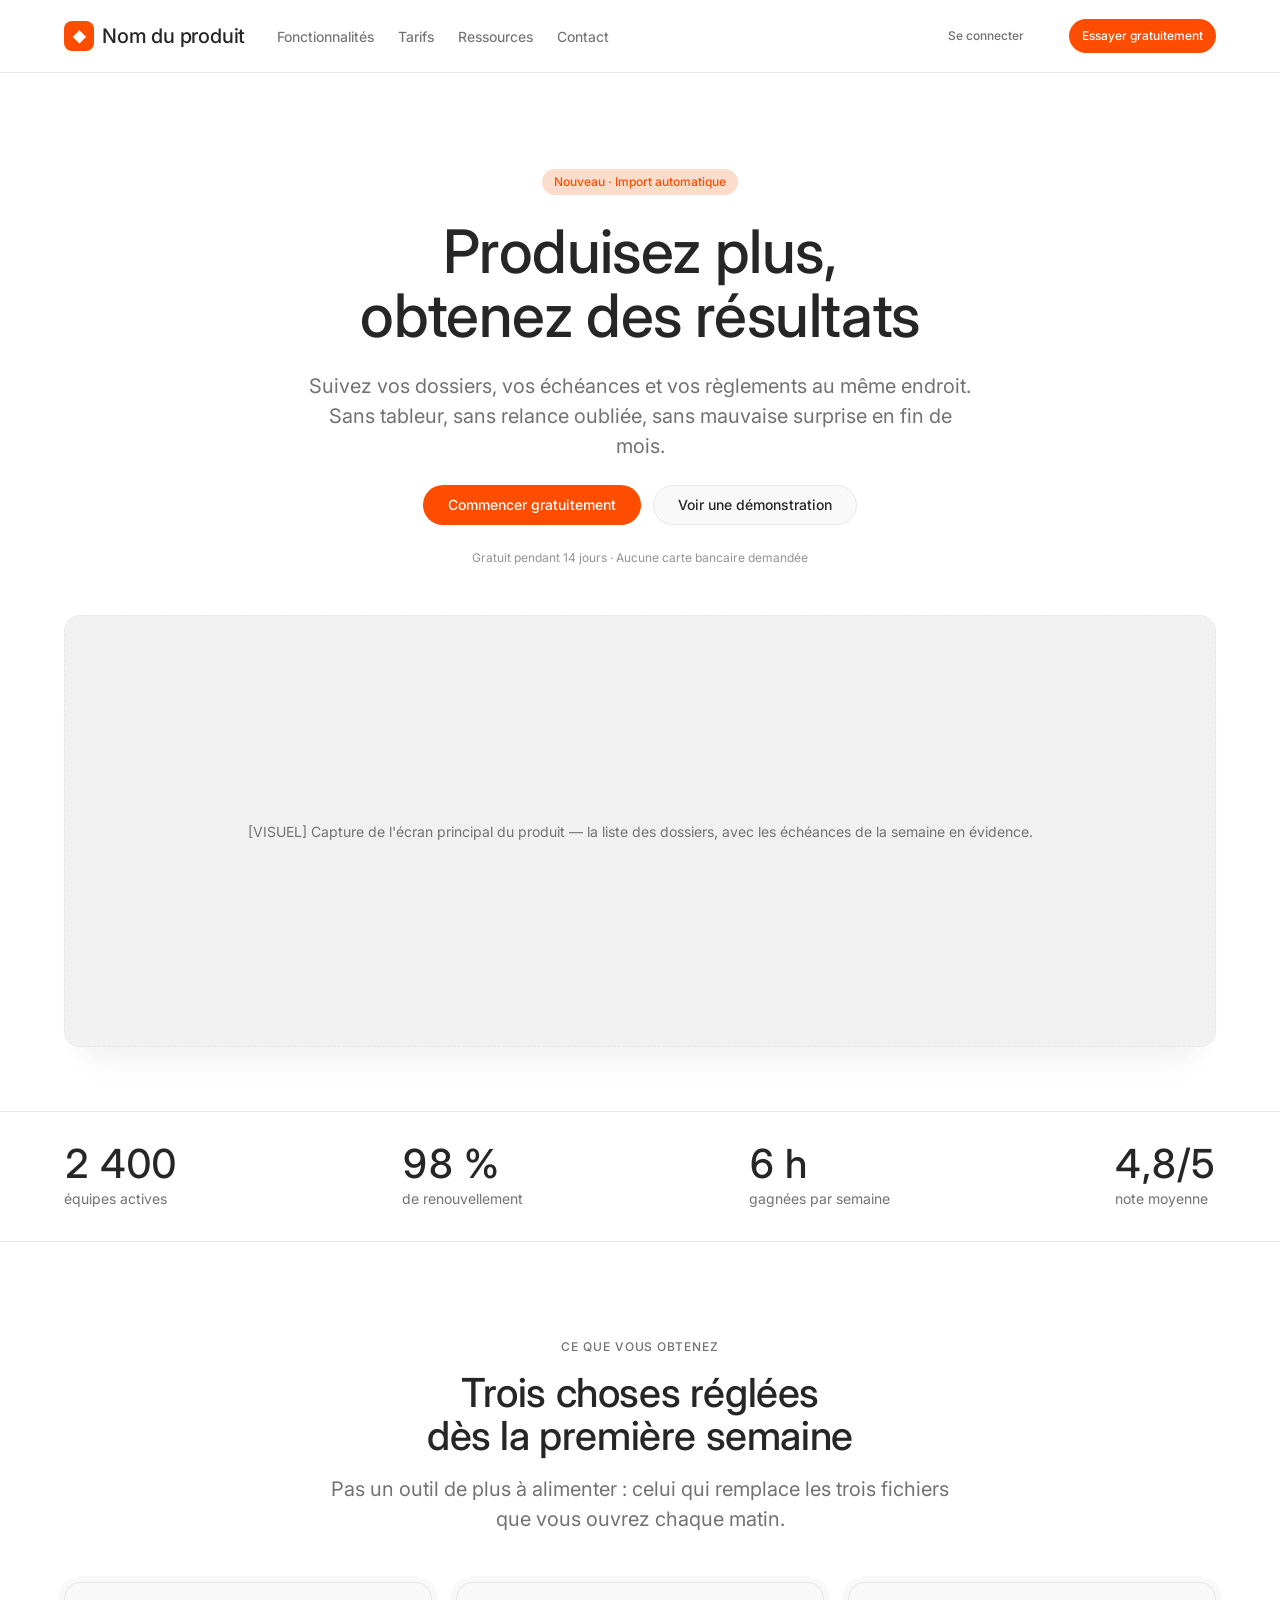
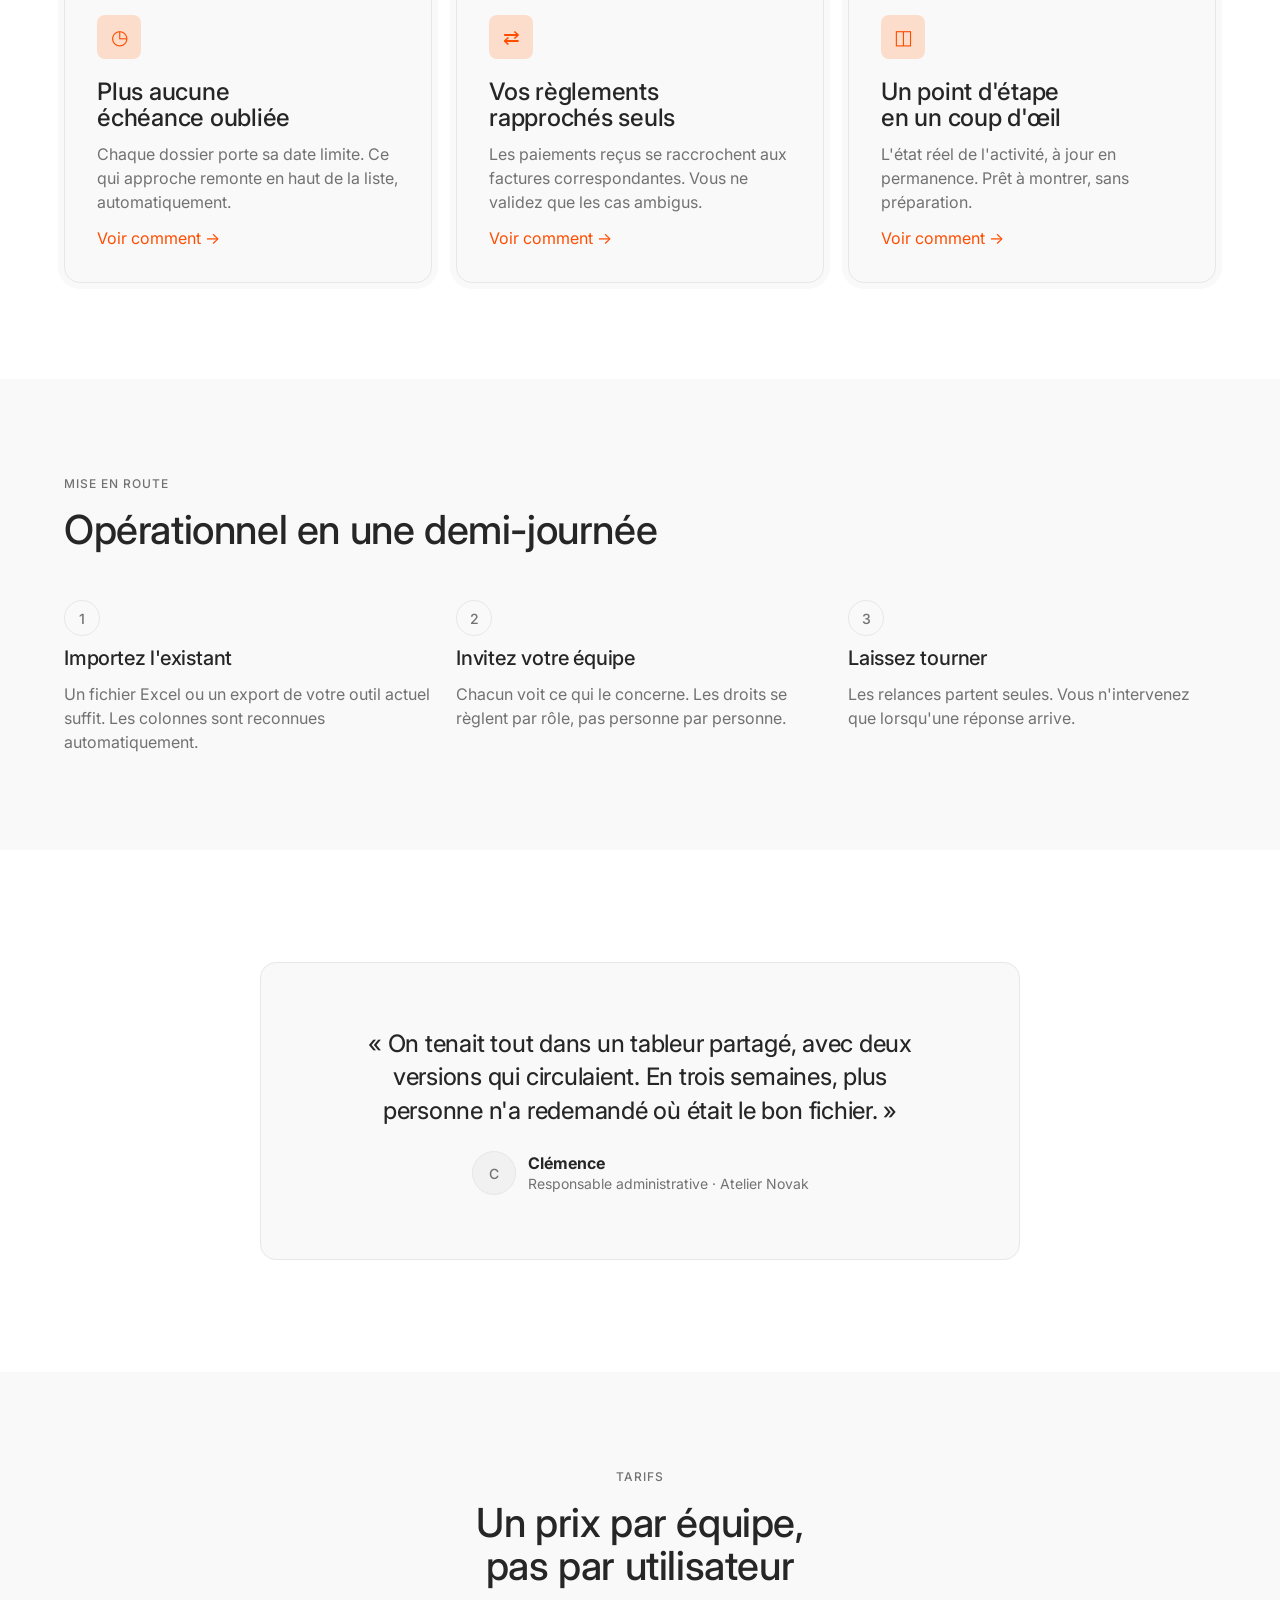
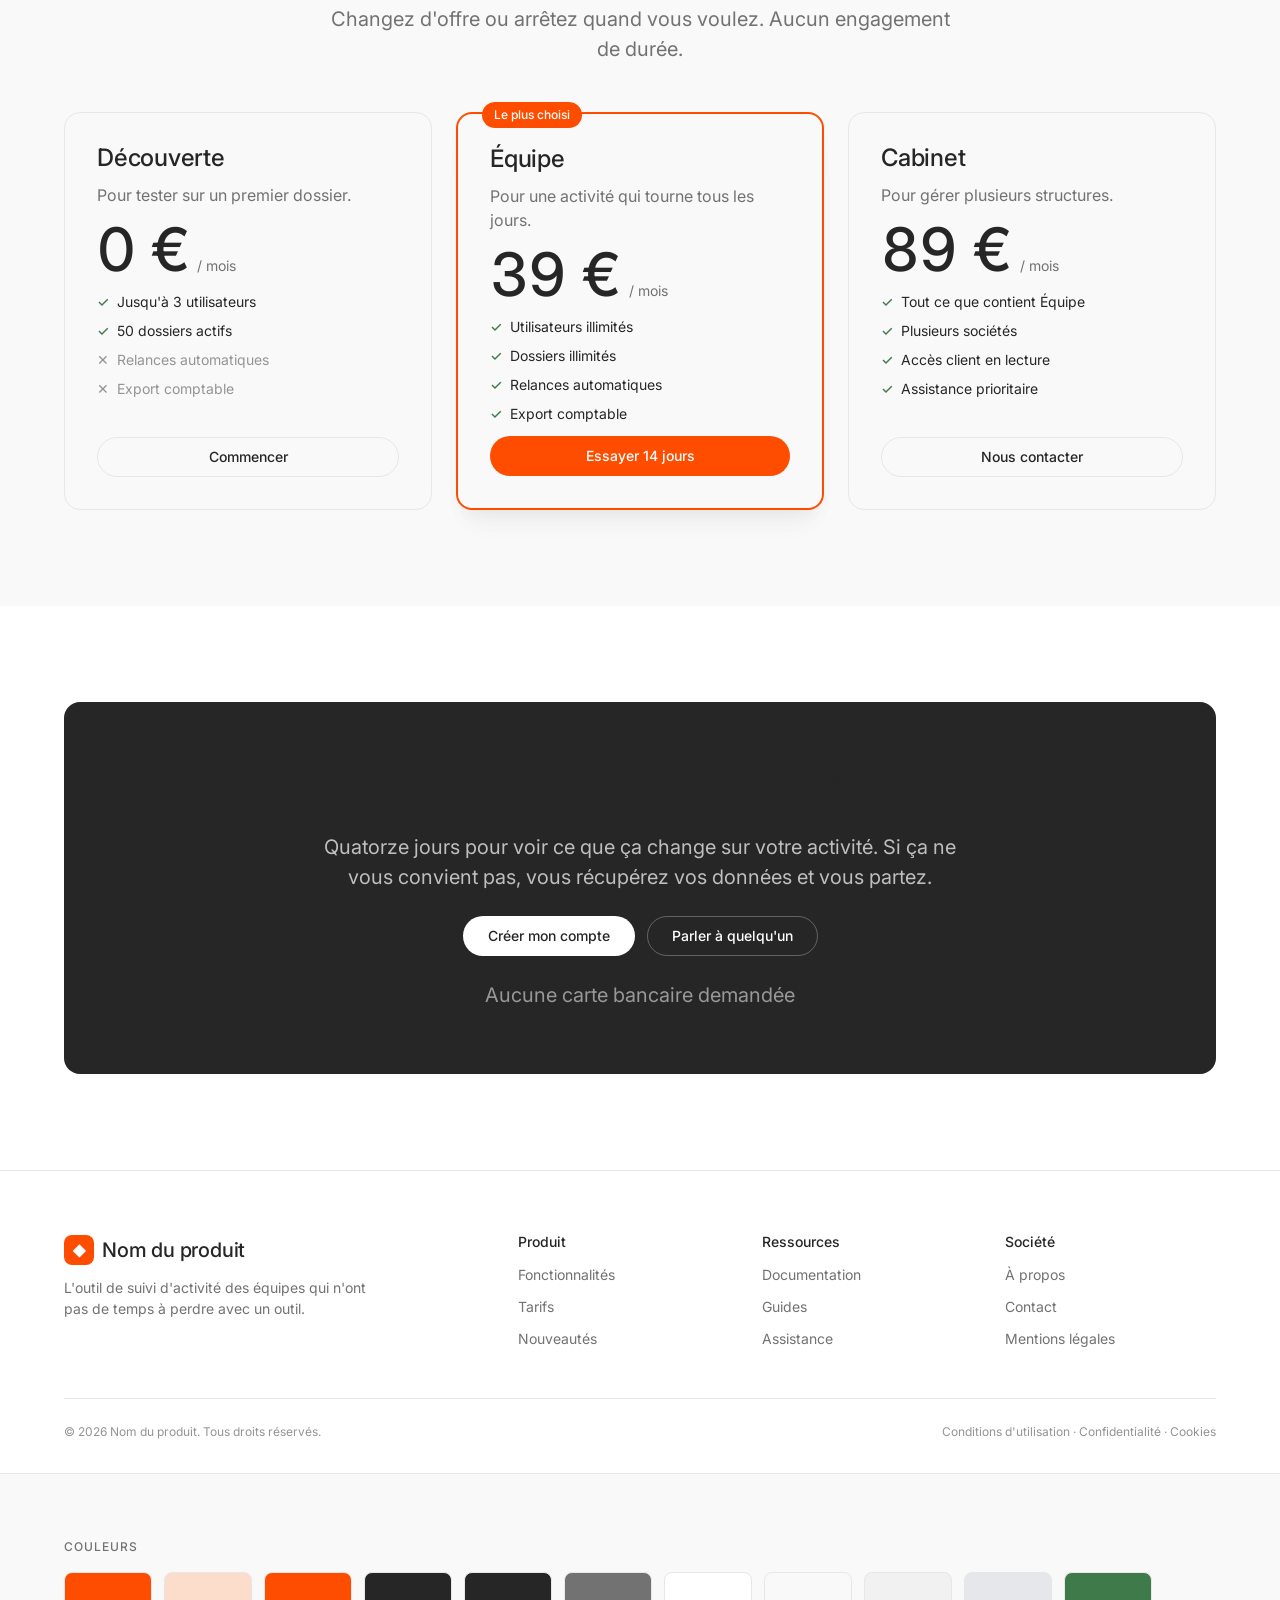
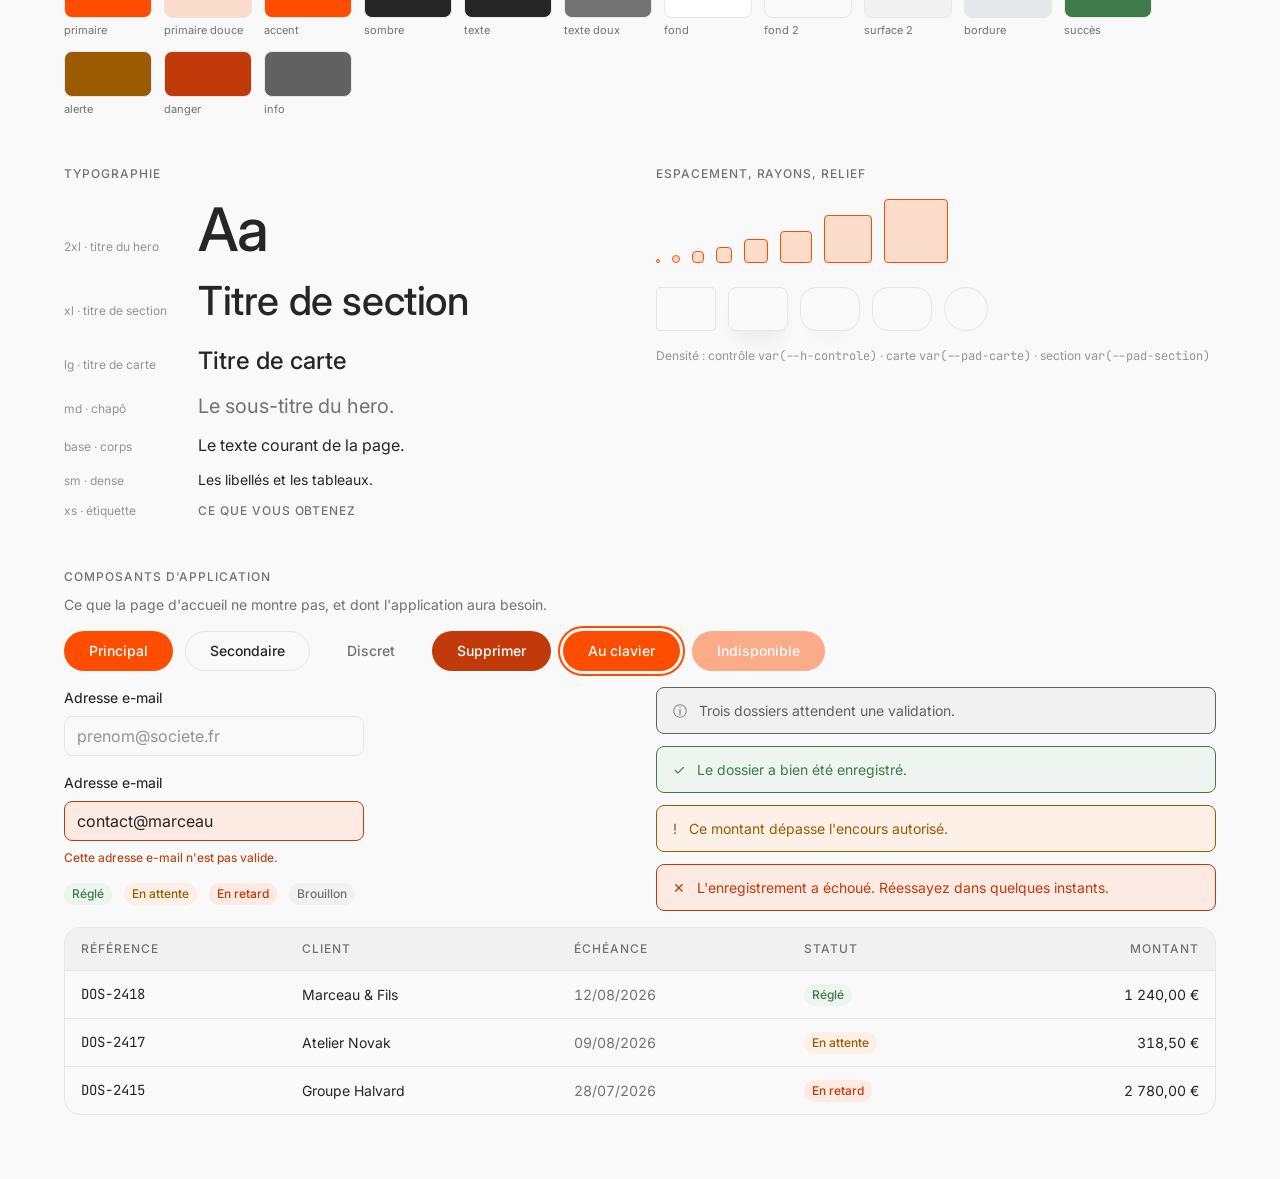
<file: .agents/skills/presta-maquettes/references/apercus/landing/silver.html>
<!DOCTYPE html>
<html lang="fr">
<head>
<meta charset="utf-8">
<meta name="viewport" content="width=device-width, initial-scale=1">
<title>Silver</title>

<!-- ============================================================
     GABARIT D'APERÇU — méthode Presta / presta-maquettes

     Une page d'accueil générique, plus la fiche du parti pris.
     Un seul fichier, aucune dépendance, aucun script.
     S'ouvre au navigateur, se capture par l'agent.

     Pour produire un aperçu : ne toucher QUE le bloc VARIABLES
     ci-dessous, plus le nom et la phrase du bandeau d'identité.
     Le socle CSS et le contenu ne changent pas d'un parti pris à
     l'autre — c'est ce qui rend les propositions comparables.
     ============================================================ -->

<style>


/* ============================================================
   1. VARIABLES — LE SEUL BLOC À MODIFIER
   ============================================================ */
/* --- DEBUT VARIABLES --- */
/* Silver — Plan technique sur vélin — filets gris structurels, grotesque humaniste, orange vif strictement fonctionnel.
   Documentation complète : design-systems/silver.md */
@import url('https://fonts.googleapis.com/css2?family=Inter:wght@100..900&family=JetBrains+Mono:wght@400;500&display=swap');

:root {

  /* --- Couleurs : fonds et texte ------------------------- */
  --c-fond:            #ffffff;   /* Canvas */
  --c-fond-2:          #f9f9f9;   /* Vellum */
  --c-surface:         #f9f9f9;   /* la carte est vélin, cerclée d'un filet */
  --c-surface-2:       #f1f1f1;
  --c-sombre:          #262626;   /* Ink */
  --c-sur-sombre:      #ffffff;
  --c-sur-sombre-doux: rgba(255, 255, 255, .70);
  --c-contour-clair:   rgba(255, 255, 255, .28);
  --c-bordure:         #e5e7eb;   /* Gridline — le squelette structurel du système */
  --c-bordure-forte:   #e5e7eb;
  --c-texte-titre:     #262626;
  --c-texte:           #262626;
  --c-texte-doux:      #727272;   /* Slate */
  --c-texte-faible:    #949494;   /* Ash */

  /* --- Couleurs : marque --------------------------------- */
  --c-primaire:        #ff4d00;   /* Ember — 3 à 4 types d'éléments par page, pas plus */
  --c-primaire-survol: #e64500;
  --c-primaire-doux:   #fcddcc;   /* Ember Glow — le halo chaud */
  --c-sur-primaire:    #ffffff;
  --c-focus:           #ff4d00;
  --c-accent:          #ff4d00;
  --c-accent-doux:     #fcddcc;

  /* --- Couleurs : sémantique ----------------------------- */
  --c-succes:          #3f7a4a;   /* dérivés : le système exclut volontairement verts, */
  --c-succes-fond:     #eef4ef;   /* bleus et violets                                  */
  --c-alerte:          #9a5a00;
  --c-alerte-fond:     #fdf0e6;
  --c-danger:          #c23a0a;   /* reste dans la famille de la braise */
  --c-danger-fond:     #fdeae2;
  --c-info:            #616161;   /* Graphite — l'information reste grise */
  --c-info-fond:       #f1f1f1;

  /* --- Typographie --------------------------------------- */
  --police:       'Inter', -apple-system, BlinkMacSystemFont, "Segoe UI", Roboto, sans-serif;
  --police-titre: var(--police);
  --police-mono:  'JetBrains Mono', ui-monospace, SFMono-Regular, Menlo, Consolas, monospace;

  --ts-xs:   0.75rem;    /* 12 */
  --ts-sm:   0.875rem;   /* 14 */
  --ts-base: 1rem;       /* 16 */
  --ts-md:   1.25rem;    /* 20 */
  --ts-lg:   1.5rem;     /* 24 */
  --ts-xl:   2.5rem;     /* 40 */
  --ts-2xl:  3.75rem;    /* 60 */
  --ts-3xl:  3.75rem;

  --gr-normal: 400;
  --gr-moyen:  450;      /* le poids intermédiaire, réservé au corps */
  --gr-fort:   500;
  --gr-titre:  500;      /* autorité calme, jamais de gras */

  --ih-serree:  1.07;
  --ih-normale: 1.5;
  --interlettre-titre: -0.01em;
  --interlettre-etiquette: 0.08em;

  /* --- Espacement (base 4px) ------------------------------ */
  --e-1: 4px;   --e-2: 8px;   --e-3: 12px;  --e-4: 16px;
  --e-5: 24px;  --e-6: 32px;  --e-7: 48px;  --e-8: 64px;  --e-9: 96px;

  /* --- Rayons -------------------------------------------- */
  --r-sm:    4px;
  --r-md:    8px;
  --r-lg:    16px;
  --r-xl:    16px;
  --r-plein: 999px;
  --r-bouton: 999px;     /* la pastille est un signal d'identité */
  --r-saisie: 8px;

  /* --- Ombres et relief ---------------------------------- */
  --o-sm: rgb(249, 249, 249) 0 0 0 6px;   /* l'anneau vélin : de la profondeur sans ombre */
  --o-md: rgba(0, 0, 0, .03) 0 24px 32px -12px, rgba(0, 0, 0, .03) 0 16px 24px -8px, rgba(0, 0, 0, .03) 0 8px 16px -4px;
  --o-lg: rgba(0, 0, 0, .02) 0 40px 48px -20px, rgba(0, 0, 0, .03) 0 32px 32px -20px, rgba(0, 0, 0, .03) 0 16px 24px -12px;
  --trait: 1px;

  /* --- Densité et mise en page ---------------------------- */
  --h-controle:   40px;
  --pad-carte:    32px;
  --pad-section:  96px;
  --largeur-max:  1200px;
  --largeur-texte: 62ch;

  /* --- Ton éditorial -------------------------------------
     Précis et sans emphase. Le vocabulaire technique est
     assumé, un terme clé par titre porte l'accent.           */
}
/* --- FIN VARIABLES --- */

/* ============================================================
   2. SOCLE — identique pour tous les partis pris
   ============================================================ */
*, *::before, *::after { box-sizing: border-box; }
html { -webkit-text-size-adjust: 100%; scroll-behavior: smooth; }
body {
  margin: 0;
  background: var(--c-fond);
  color: var(--c-texte);
  font-family: var(--police);
  font-size: var(--ts-base);
  line-height: var(--ih-normale);
  -webkit-font-smoothing: antialiased;
}
h1, h2, h3, h4 {
  font-family: var(--police-titre);
  color: var(--c-texte-titre);
  font-weight: var(--gr-titre);
  line-height: var(--ih-serree);
  letter-spacing: var(--interlettre-titre);
  margin: 0;
  text-wrap: balance;
}
/* --gr-display : poids réservé au seul titre du hero. Optionnel — un parti pris
   qui ne le définit pas retombe sur --gr-titre. */
h1 { font-size: var(--ts-2xl); font-weight: var(--gr-display, var(--gr-titre)); }
h2 { font-size: var(--ts-xl); }
h3 { font-size: var(--ts-lg); }
h4 { font-size: var(--ts-md); }
p  { margin: 0; }
ul { margin: 0; padding: 0; list-style: none; }
a  { color: var(--c-primaire); text-decoration: none; }
a:hover { text-decoration: underline; }

.doux   { color: var(--c-texte-doux); }
.faible { color: var(--c-texte-faible); }
.mono   { font-family: var(--police-mono); }
.num    { font-variant-numeric: tabular-nums; }
.etiquette {
  font-size: var(--ts-xs);
  font-weight: var(--gr-fort);
  letter-spacing: var(--interlettre-etiquette);
  text-transform: uppercase;
  color: var(--c-texte-doux);
}
.contenu { width: 100%; max-width: var(--largeur-max); margin: 0 auto; padding-inline: var(--e-5); }
.section { padding-block: var(--pad-section); }
.section-douce { background: var(--c-fond-2); }
.entete-section {
  display: flex; flex-direction: column; gap: var(--e-4);
  max-width: var(--largeur-texte);
  margin-bottom: var(--e-7);
}
.entete-section.centree { margin-inline: auto; text-align: center; align-items: center; }
.entete-section p { font-size: var(--ts-md); color: var(--c-texte-doux); }

/* --- Boutons ---------------------------------------------- */
.btn {
  display: inline-flex; align-items: center; justify-content: center; gap: var(--e-2);
  height: var(--h-controle);
  padding: 0 var(--e-5);
  border-radius: var(--r-bouton);
  border: var(--trait) solid transparent;
  font-family: inherit;
  font-size: var(--ts-sm);
  font-weight: var(--gr-fort);
  line-height: 1;
  cursor: pointer; white-space: nowrap;
  transition: background-color .14s ease, border-color .14s ease, color .14s ease;
}
.btn:hover { text-decoration: none; }
.btn-primaire { background: var(--c-primaire); color: var(--c-sur-primaire); }
.btn-primaire:hover { background: var(--c-primaire-survol); }
.btn-second { background: var(--c-surface); color: var(--c-texte); border-color: var(--c-bordure-forte); }
.btn-second:hover { background: var(--c-surface-2); }
.btn-discret { background: transparent; color: var(--c-texte-doux); }
.btn-discret:hover { background: var(--c-surface-2); color: var(--c-texte); }
.btn-danger { background: var(--c-danger); color: #fff; }
.btn-sur-sombre { background: var(--c-sur-sombre); color: var(--c-sombre); }
.btn-contour-clair { background: transparent; color: var(--c-sur-sombre); border-color: var(--c-contour-clair); }
.btn-focus { outline: 2px solid var(--c-focus); outline-offset: 3px; }
.btn-petit { height: 34px; padding: 0 var(--e-3); font-size: var(--ts-xs); }
.btn:disabled, .btn[aria-disabled="true"] { opacity: .45; cursor: not-allowed; }

/* --- En-tête ---------------------------------------------- */
.entete {
  position: sticky; top: 0; z-index: 10;
  background: var(--c-fond);
  border-bottom: var(--trait) solid var(--c-bordure);
}
.entete .contenu { display: flex; align-items: center; gap: var(--e-6); height: 72px; }
.marque {
  display: flex; align-items: center; gap: var(--e-2);
  font-family: var(--police-titre);
  font-weight: var(--gr-titre);
  font-size: var(--ts-md);
  letter-spacing: var(--interlettre-titre);
  color: var(--c-texte);
}
.marque:hover { text-decoration: none; }
.pastille {
  width: 30px; height: 30px;
  border-radius: var(--r-md);
  background: var(--c-primaire);
  color: var(--c-sur-primaire);
  display: grid; place-items: center;
  font-size: var(--ts-sm);
}
.nav { display: flex; gap: var(--e-5); margin-right: auto; }
.nav a { color: var(--c-texte-doux); font-size: var(--ts-sm); font-weight: var(--gr-moyen); }
.nav a:hover { color: var(--c-texte); text-decoration: none; }

/* --- Hero -------------------------------------------------- */
.hero { padding-block: var(--e-9) var(--e-8); text-align: center; }
.hero .contenu { display: flex; flex-direction: column; align-items: center; gap: var(--e-5); }
.pilule {
  display: inline-flex; align-items: center; gap: var(--e-2);
  padding: var(--e-1) var(--e-3);
  border-radius: var(--r-plein);
  background: var(--c-accent-doux);
  color: var(--c-accent);
  font-size: var(--ts-xs);
  font-weight: var(--gr-fort);
}
.hero h1 { max-width: 16ch; }
.hero .chapo { font-size: var(--ts-md); color: var(--c-texte-doux); max-width: 52ch; }
.actions-hero { display: flex; gap: var(--e-3); flex-wrap: wrap; justify-content: center; }
.mention { font-size: var(--ts-xs); color: var(--c-texte-faible); }

/* Cadre de visuel : on ne dessine jamais la donnée */
.cadre-visuel {
  width: 100%;
  aspect-ratio: 24 / 9;
  margin-top: var(--e-5);
  border: var(--trait) dashed var(--c-bordure-forte);
  border-radius: var(--r-xl);
  background: var(--c-surface-2);
  box-shadow: var(--o-lg);
  display: grid; place-items: center;
  padding: var(--e-6);
  color: var(--c-texte-doux);
  font-size: var(--ts-sm);
  text-align: center;
}

/* --- Bandeau de preuve ------------------------------------- */
.preuves {
  border-block: var(--trait) solid var(--c-bordure);
  padding-block: var(--e-6);
}
.preuves .contenu { display: flex; flex-wrap: wrap; align-items: center; justify-content: space-between; gap: var(--e-5); }
.chiffre { display: flex; flex-direction: column; gap: var(--e-1); }
.chiffre b {
  font-family: var(--police-titre);
  font-size: var(--ts-xl);
  font-weight: var(--gr-titre);
  letter-spacing: var(--interlettre-titre);
  font-variant-numeric: tabular-nums;
  line-height: 1;
}
.chiffre span { font-size: var(--ts-sm); color: var(--c-texte-doux); }

/* --- Grilles ----------------------------------------------- */
.grille-3 { display: grid; grid-template-columns: repeat(auto-fit, minmax(280px, 1fr)); gap: var(--e-5); }
.grille-2 { display: grid; grid-template-columns: repeat(auto-fit, minmax(320px, 1fr)); gap: var(--e-6); }

.carte {
  background: var(--c-surface);
  border: var(--trait) solid var(--c-bordure);
  border-radius: var(--r-lg);
  box-shadow: var(--o-sm);
  padding: var(--pad-carte);
  display: flex; flex-direction: column; gap: var(--e-3);
}
.icone {
  width: 44px; height: 44px;
  border-radius: var(--r-md);
  background: var(--c-accent-doux);
  color: var(--c-accent);
  display: grid; place-items: center;
  font-size: var(--ts-md);
  margin-bottom: var(--e-2);
}

/* --- Étapes ------------------------------------------------ */
.etape { display: flex; flex-direction: column; gap: var(--e-3); }
.numero-etape {
  width: 36px; height: 36px;
  border-radius: var(--r-plein);
  border: var(--trait) solid var(--c-bordure-forte);
  display: grid; place-items: center;
  font-family: var(--police-titre);
  font-weight: var(--gr-titre);
  font-size: var(--ts-sm);
  color: var(--c-texte-doux);
}

/* --- Témoignage -------------------------------------------- */
.temoignage {
  background: var(--c-surface);
  border: var(--trait) solid var(--c-bordure);
  border-radius: var(--r-xl);
  padding: var(--e-8) var(--e-7);
  display: flex; flex-direction: column; gap: var(--e-5);
  max-width: 760px; margin-inline: auto;
  text-align: center; align-items: center;
}
.temoignage blockquote {
  margin: 0;
  font-family: var(--police-titre);
  font-size: var(--ts-lg);
  font-weight: var(--gr-moyen);
  line-height: 1.4;
  letter-spacing: var(--interlettre-titre);
  text-wrap: balance;
}
.signature { display: flex; align-items: center; gap: var(--e-3); }
.avatar {
  width: 44px; height: 44px; border-radius: var(--r-plein);
  background: var(--c-surface-2);
  border: var(--trait) solid var(--c-bordure);
  display: grid; place-items: center;
  font-size: var(--ts-sm); font-weight: var(--gr-fort);
  color: var(--c-texte-doux);
}
.signature div { text-align: left; line-height: 1.35; }
.signature small { display: block; color: var(--c-texte-doux); font-size: var(--ts-sm); }

/* --- Tarifs ------------------------------------------------- */
.tarif { position: relative; }
.tarif.mis-en-avant {
  border-color: var(--c-primaire);
  border-width: 2px;
  box-shadow: var(--o-md);
}
.ruban {
  position: absolute; top: calc(-1 * var(--e-3)); left: var(--e-5);
  background: var(--c-primaire); color: var(--c-sur-primaire);
  border-radius: var(--r-plein);
  padding: var(--e-1) var(--e-3);
  font-size: var(--ts-xs); font-weight: var(--gr-fort);
}
.prix { display: flex; align-items: baseline; gap: var(--e-2); }
.prix b {
  font-family: var(--police-titre);
  font-size: var(--ts-2xl);
  font-weight: var(--gr-titre);
  letter-spacing: var(--interlettre-titre);
  line-height: 1;
  font-variant-numeric: tabular-nums;
}
.prix span { color: var(--c-texte-doux); font-size: var(--ts-sm); }
.liste-avantages { display: flex; flex-direction: column; gap: var(--e-2); font-size: var(--ts-sm); }
.liste-avantages li { display: flex; gap: var(--e-2); align-items: flex-start; }
.liste-avantages b { color: var(--c-succes); flex: none; font-weight: var(--gr-fort); }
.liste-avantages .absent { color: var(--c-texte-faible); }
.liste-avantages .absent b { color: var(--c-texte-faible); }

/* --- Bandeau d'appel final ---------------------------------- */
.appel {
  background: var(--c-sombre);
  color: var(--c-sur-sombre);
  border-radius: var(--r-xl);
  padding: var(--e-8) var(--e-7);
  text-align: center;
  display: flex; flex-direction: column; align-items: center; gap: var(--e-5);
}
.appel p { color: var(--c-sur-sombre-doux); max-width: 52ch; font-size: var(--ts-md); }
.appel .mention { color: var(--c-sur-sombre-doux); opacity: .75; }

/* --- Pied de page -------------------------------------------- */
.pied { border-top: var(--trait) solid var(--c-bordure); padding-block: var(--e-8) var(--e-6); }
.colonnes-pied { display: grid; grid-template-columns: 2fr repeat(3, 1fr); gap: var(--e-6); }
.colonnes-pied h4 { font-size: var(--ts-sm); font-weight: var(--gr-fort); letter-spacing: 0; margin-bottom: var(--e-3); }
.colonnes-pied ul { display: flex; flex-direction: column; gap: var(--e-2); }
.colonnes-pied ul a { color: var(--c-texte-doux); font-size: var(--ts-sm); }
.bas-pied {
  margin-top: var(--e-7); padding-top: var(--e-5);
  border-top: var(--trait) solid var(--c-bordure);
  display: flex; justify-content: space-between; gap: var(--e-4); flex-wrap: wrap;
  font-size: var(--ts-xs); color: var(--c-texte-faible);
}

/* ============================================================
   3. FICHE DU PARTI PRIS — variables et composants d'application
   ============================================================ */
.fiche { background: var(--c-fond-2); border-top: var(--trait) solid var(--c-bordure); padding-block: var(--e-8); }
.fiche .contenu { display: flex; flex-direction: column; gap: var(--e-7); }
.bloc-fiche { display: flex; flex-direction: column; gap: var(--e-4); }

.nuancier { display: flex; flex-wrap: wrap; gap: var(--e-3); }
.teinte { display: flex; flex-direction: column; gap: var(--e-1); width: 88px; }
.teinte .pave { height: 46px; border-radius: var(--r-md); border: var(--trait) solid var(--c-bordure); }
.teinte small { font-size: 11px; color: var(--c-texte-doux); }

.echelle-typo { display: flex; flex-direction: column; gap: var(--e-3); }
.echelle-typo > div { display: flex; align-items: baseline; gap: var(--e-4); }
.echelle-typo small { width: 118px; flex: none; font-size: var(--ts-xs); color: var(--c-texte-faible); }

.echelle-espace { display: flex; align-items: flex-end; gap: var(--e-3); }
.echelle-espace span { display: block; background: var(--c-primaire-doux); border: var(--trait) solid var(--c-primaire); border-radius: var(--r-sm); }

.rangee-composants { display: flex; flex-wrap: wrap; gap: var(--e-3); align-items: center; }

.champ { display: flex; flex-direction: column; gap: var(--e-2); max-width: 300px; }
.champ label { font-size: var(--ts-sm); font-weight: var(--gr-moyen); }
.saisie {
  height: var(--h-controle);
  padding: 0 var(--e-3);
  border: var(--trait) solid var(--c-bordure-forte);
  border-radius: var(--r-saisie);
  background: var(--c-surface);
  color: var(--c-texte);
  font-family: inherit; font-size: var(--ts-base);
  width: 100%;
}
.saisie::placeholder { color: var(--c-texte-faible); }
.champ-erreur .saisie { border-color: var(--c-danger); background: var(--c-danger-fond); }
.msg-erreur { font-size: var(--ts-xs); color: var(--c-danger); font-weight: var(--gr-moyen); }

.badge {
  display: inline-flex; align-items: center;
  padding: 2px var(--e-2);
  border-radius: var(--r-plein);
  font-size: var(--ts-xs); font-weight: var(--gr-fort);
}
.badge-succes { background: var(--c-succes-fond); color: var(--c-succes); }
.badge-alerte { background: var(--c-alerte-fond); color: var(--c-alerte); }
.badge-danger { background: var(--c-danger-fond); color: var(--c-danger); }
.badge-neutre { background: var(--c-surface-2); color: var(--c-texte-doux); }

.message {
  display: flex; gap: var(--e-3);
  padding: var(--e-3) var(--e-4);
  border-radius: var(--r-md);
  border: var(--trait) solid transparent;
  font-size: var(--ts-sm);
}
.message-succes { background: var(--c-succes-fond); color: var(--c-succes); border-color: var(--c-succes); }
.message-alerte { background: var(--c-alerte-fond); color: var(--c-alerte); border-color: var(--c-alerte); }
.message-danger { background: var(--c-danger-fond); color: var(--c-danger); border-color: var(--c-danger); }
.message-info   { background: var(--c-info-fond);   color: var(--c-info);   border-color: var(--c-info); }

.enveloppe-table { overflow-x: auto; background: var(--c-surface); border: var(--trait) solid var(--c-bordure); border-radius: var(--r-lg); }
table { width: 100%; border-collapse: collapse; font-size: var(--ts-sm); }
thead th {
  background: var(--c-surface-2);
  text-align: left; padding: var(--e-3) var(--e-4);
  font-size: var(--ts-xs); font-weight: var(--gr-fort);
  letter-spacing: var(--interlettre-etiquette); text-transform: uppercase;
  color: var(--c-texte-doux);
  border-bottom: var(--trait) solid var(--c-bordure);
  white-space: nowrap;
}
tbody td { padding: var(--e-3) var(--e-4); border-bottom: var(--trait) solid var(--c-bordure); }
tbody tr:last-child td { border-bottom: 0; }
td.droite, th.droite { text-align: right; }

@media (max-width: 860px) {
  :root { --ts-2xl: 2.5rem; --pad-section: var(--e-8); }
  .nav { display: none; }
  .colonnes-pied { grid-template-columns: 1fr 1fr; }
}
</style>
</head>

<body>

<!-- ---------- En-tête ---------- -->
<header class="entete">
  <div class="contenu">
    <a class="marque" href="#"><span class="pastille">◆</span> Nom du produit</a>
    <nav class="nav">
      <a href="#">Fonctionnalités</a>
      <a href="#">Tarifs</a>
      <a href="#">Ressources</a>
      <a href="#">Contact</a>
    </nav>
    <a class="btn btn-discret btn-petit" href="#">Se connecter</a>
    <a class="btn btn-primaire btn-petit" href="#">Essayer gratuitement</a>
  </div>
</header>

<!-- ---------- Hero ---------- -->
<section class="hero">
  <div class="contenu">
    <span class="pilule">Nouveau · Import automatique</span>
    <h1>Produisez plus, obtenez des résultats</h1>
    <p class="chapo">
      Suivez vos dossiers, vos échéances et vos règlements au même endroit. Sans tableur,
      sans relance oubliée, sans mauvaise surprise en fin de mois.
    </p>
    <div class="actions-hero">
      <a class="btn btn-primaire" href="#">Commencer gratuitement</a>
      <a class="btn btn-second" href="#">Voir une démonstration</a>
    </div>
    <p class="mention">Gratuit pendant 14 jours · Aucune carte bancaire demandée</p>

    <div class="cadre-visuel">
      [VISUEL] Capture de l'écran principal du produit — la liste des dossiers,
      avec les échéances de la semaine en évidence.
    </div>
  </div>
</section>

<!-- ---------- Preuve chiffrée ---------- -->
<section class="preuves">
  <div class="contenu">
    <div class="chiffre"><b class="num">2 400</b><span>équipes actives</span></div>
    <div class="chiffre"><b class="num">98 %</b><span>de renouvellement</span></div>
    <div class="chiffre"><b class="num">6 h</b><span>gagnées par semaine</span></div>
    <div class="chiffre"><b class="num">4,8/5</b><span>note moyenne</span></div>
  </div>
</section>

<!-- ---------- Fonctionnalités ---------- -->
<section class="section">
  <div class="contenu">
    <div class="entete-section centree">
      <span class="etiquette">Ce que vous obtenez</span>
      <h2>Trois choses réglées dès la première semaine</h2>
      <p>Pas un outil de plus à alimenter : celui qui remplace les trois fichiers que vous ouvrez chaque matin.</p>
    </div>

    <div class="grille-3">
      <article class="carte">
        <div class="icone">◷</div>
        <h3>Plus aucune échéance oubliée</h3>
        <p class="doux">Chaque dossier porte sa date limite. Ce qui approche remonte en haut de la liste, automatiquement.</p>
        <a href="#">Voir comment →</a>
      </article>
      <article class="carte">
        <div class="icone">⇄</div>
        <h3>Vos règlements rapprochés seuls</h3>
        <p class="doux">Les paiements reçus se raccrochent aux factures correspondantes. Vous ne validez que les cas ambigus.</p>
        <a href="#">Voir comment →</a>
      </article>
      <article class="carte">
        <div class="icone">◫</div>
        <h3>Un point d'étape en un coup d'œil</h3>
        <p class="doux">L'état réel de l'activité, à jour en permanence. Prêt à montrer, sans préparation.</p>
        <a href="#">Voir comment →</a>
      </article>
    </div>
  </div>
</section>

<!-- ---------- Étapes ---------- -->
<section class="section section-douce">
  <div class="contenu">
    <div class="entete-section">
      <span class="etiquette">Mise en route</span>
      <h2>Opérationnel en une demi-journée</h2>
    </div>

    <div class="grille-3">
      <div class="etape">
        <span class="numero-etape">1</span>
        <h4>Importez l'existant</h4>
        <p class="doux">Un fichier Excel ou un export de votre outil actuel suffit. Les colonnes sont reconnues automatiquement.</p>
      </div>
      <div class="etape">
        <span class="numero-etape">2</span>
        <h4>Invitez votre équipe</h4>
        <p class="doux">Chacun voit ce qui le concerne. Les droits se règlent par rôle, pas personne par personne.</p>
      </div>
      <div class="etape">
        <span class="numero-etape">3</span>
        <h4>Laissez tourner</h4>
        <p class="doux">Les relances partent seules. Vous n'intervenez que lorsqu'une réponse arrive.</p>
      </div>
    </div>
  </div>
</section>

<!-- ---------- Témoignage ---------- -->
<section class="section">
  <div class="contenu">
    <figure class="temoignage">
      <blockquote>
        « On tenait tout dans un tableur partagé, avec deux versions qui circulaient.
        En trois semaines, plus personne n'a redemandé où était le bon fichier. »
      </blockquote>
      <figcaption class="signature">
        <span class="avatar">C</span>
        <div>
          <strong>Clémence</strong>
          <small>Responsable administrative · Atelier Novak</small>
        </div>
      </figcaption>
    </figure>
  </div>
</section>

<!-- ---------- Tarifs ---------- -->
<section class="section section-douce">
  <div class="contenu">
    <div class="entete-section centree">
      <span class="etiquette">Tarifs</span>
      <h2>Un prix par équipe, pas par utilisateur</h2>
      <p>Changez d'offre ou arrêtez quand vous voulez. Aucun engagement de durée.</p>
    </div>

    <div class="grille-3">
      <article class="carte tarif">
        <h3>Découverte</h3>
        <p class="doux">Pour tester sur un premier dossier.</p>
        <div class="prix"><b>0 €</b><span>/ mois</span></div>
        <ul class="liste-avantages">
          <li><b>✓</b><span>Jusqu'à 3 utilisateurs</span></li>
          <li><b>✓</b><span>50 dossiers actifs</span></li>
          <li class="absent"><b>✕</b><span>Relances automatiques</span></li>
          <li class="absent"><b>✕</b><span>Export comptable</span></li>
        </ul>
        <a class="btn btn-second" href="#" style="margin-top: auto">Commencer</a>
      </article>

      <article class="carte tarif mis-en-avant">
        <span class="ruban">Le plus choisi</span>
        <h3>Équipe</h3>
        <p class="doux">Pour une activité qui tourne tous les jours.</p>
        <div class="prix"><b>39 €</b><span>/ mois</span></div>
        <ul class="liste-avantages">
          <li><b>✓</b><span>Utilisateurs illimités</span></li>
          <li><b>✓</b><span>Dossiers illimités</span></li>
          <li><b>✓</b><span>Relances automatiques</span></li>
          <li><b>✓</b><span>Export comptable</span></li>
        </ul>
        <a class="btn btn-primaire" href="#" style="margin-top: auto">Essayer 14 jours</a>
      </article>

      <article class="carte tarif">
        <h3>Cabinet</h3>
        <p class="doux">Pour gérer plusieurs structures.</p>
        <div class="prix"><b>89 €</b><span>/ mois</span></div>
        <ul class="liste-avantages">
          <li><b>✓</b><span>Tout ce que contient Équipe</span></li>
          <li><b>✓</b><span>Plusieurs sociétés</span></li>
          <li><b>✓</b><span>Accès client en lecture</span></li>
          <li><b>✓</b><span>Assistance prioritaire</span></li>
        </ul>
        <a class="btn btn-second" href="#" style="margin-top: auto">Nous contacter</a>
      </article>
    </div>
  </div>
</section>

<!-- ---------- Appel final ---------- -->
<section class="section">
  <div class="contenu">
    <div class="appel">
      <h2>Essayez sur un dossier réel</h2>
      <p>Quatorze jours pour voir ce que ça change sur votre activité. Si ça ne vous convient pas, vous récupérez vos données et vous partez.</p>
      <div class="actions-hero">
        <a class="btn btn-sur-sombre" href="#">Créer mon compte</a>
        <a class="btn btn-contour-clair" href="#">Parler à quelqu'un</a>
      </div>
      <p class="mention">Aucune carte bancaire demandée</p>
    </div>
  </div>
</section>

<!-- ---------- Pied de page ---------- -->
<footer class="pied">
  <div class="contenu">
    <div class="colonnes-pied">
      <div>
        <a class="marque" href="#"><span class="pastille">◆</span> Nom du produit</a>
        <p class="doux" style="margin-top: var(--e-3); font-size: var(--ts-sm); max-width: 34ch">
          L'outil de suivi d'activité des équipes qui n'ont pas de temps à perdre avec un outil.
        </p>
      </div>
      <div>
        <h4>Produit</h4>
        <ul><li><a href="#">Fonctionnalités</a></li><li><a href="#">Tarifs</a></li><li><a href="#">Nouveautés</a></li></ul>
      </div>
      <div>
        <h4>Ressources</h4>
        <ul><li><a href="#">Documentation</a></li><li><a href="#">Guides</a></li><li><a href="#">Assistance</a></li></ul>
      </div>
      <div>
        <h4>Société</h4>
        <ul><li><a href="#">À propos</a></li><li><a href="#">Contact</a></li><li><a href="#">Mentions légales</a></li></ul>
      </div>
    </div>
    <div class="bas-pied">
      <span>© 2026 Nom du produit. Tous droits réservés.</span>
      <span>Conditions d'utilisation · Confidentialité · Cookies</span>
    </div>
  </div>
</footer>

<!-- ============================================================
     FICHE DU PARTI PRIS
     Les variables rendues visibles, et les composants d'application
     que la landing ne montre pas.
     ============================================================ -->
<section class="fiche">
  <div class="contenu">

    <div class="bloc-fiche">
      <span class="etiquette">Couleurs</span>
      <div class="nuancier">
        <div class="teinte"><div class="pave" style="background: var(--c-primaire)"></div><small>primaire</small></div>
        <div class="teinte"><div class="pave" style="background: var(--c-primaire-doux)"></div><small>primaire douce</small></div>
        <div class="teinte"><div class="pave" style="background: var(--c-accent)"></div><small>accent</small></div>
        <div class="teinte"><div class="pave" style="background: var(--c-sombre)"></div><small>sombre</small></div>
        <div class="teinte"><div class="pave" style="background: var(--c-texte)"></div><small>texte</small></div>
        <div class="teinte"><div class="pave" style="background: var(--c-texte-doux)"></div><small>texte doux</small></div>
        <div class="teinte"><div class="pave" style="background: var(--c-fond)"></div><small>fond</small></div>
        <div class="teinte"><div class="pave" style="background: var(--c-fond-2)"></div><small>fond 2</small></div>
        <div class="teinte"><div class="pave" style="background: var(--c-surface-2)"></div><small>surface 2</small></div>
        <div class="teinte"><div class="pave" style="background: var(--c-bordure)"></div><small>bordure</small></div>
        <div class="teinte"><div class="pave" style="background: var(--c-succes)"></div><small>succès</small></div>
        <div class="teinte"><div class="pave" style="background: var(--c-alerte)"></div><small>alerte</small></div>
        <div class="teinte"><div class="pave" style="background: var(--c-danger)"></div><small>danger</small></div>
        <div class="teinte"><div class="pave" style="background: var(--c-info)"></div><small>info</small></div>
      </div>
    </div>

    <div class="grille-2">
      <div class="bloc-fiche">
        <span class="etiquette">Typographie</span>
        <div class="echelle-typo">
          <div><small>2xl · titre du hero</small><span style="font-family: var(--police-titre); font-size: var(--ts-2xl); font-weight: var(--gr-titre); line-height: 1; letter-spacing: var(--interlettre-titre)">Aa</span></div>
          <div><small>xl · titre de section</small><span style="font-family: var(--police-titre); font-size: var(--ts-xl); font-weight: var(--gr-titre); letter-spacing: var(--interlettre-titre)">Titre de section</span></div>
          <div><small>lg · titre de carte</small><span style="font-family: var(--police-titre); font-size: var(--ts-lg); font-weight: var(--gr-titre)">Titre de carte</span></div>
          <div><small>md · chapô</small><span style="font-size: var(--ts-md); color: var(--c-texte-doux)">Le sous-titre du hero.</span></div>
          <div><small>base · corps</small><span>Le texte courant de la page.</span></div>
          <div><small>sm · dense</small><span style="font-size: var(--ts-sm)">Les libellés et les tableaux.</span></div>
          <div><small>xs · étiquette</small><span class="etiquette">Ce que vous obtenez</span></div>
        </div>
      </div>

      <div class="bloc-fiche">
        <span class="etiquette">Espacement, rayons, relief</span>
        <div class="echelle-espace">
          <span style="width: var(--e-1); height: var(--e-1)"></span>
          <span style="width: var(--e-2); height: var(--e-2)"></span>
          <span style="width: var(--e-3); height: var(--e-3)"></span>
          <span style="width: var(--e-4); height: var(--e-4)"></span>
          <span style="width: var(--e-5); height: var(--e-5)"></span>
          <span style="width: var(--e-6); height: var(--e-6)"></span>
          <span style="width: var(--e-7); height: var(--e-7)"></span>
          <span style="width: var(--e-8); height: var(--e-8)"></span>
        </div>
        <div style="display: flex; gap: var(--e-3); align-items: flex-end; margin-top: var(--e-2)">
          <div style="width: 60px; height: 44px; background: var(--c-surface); border: var(--trait) solid var(--c-bordure); border-radius: var(--r-sm); box-shadow: var(--o-sm)"></div>
          <div style="width: 60px; height: 44px; background: var(--c-surface); border: var(--trait) solid var(--c-bordure); border-radius: var(--r-md); box-shadow: var(--o-md)"></div>
          <div style="width: 60px; height: 44px; background: var(--c-surface); border: var(--trait) solid var(--c-bordure); border-radius: var(--r-lg); box-shadow: var(--o-lg)"></div>
          <div style="width: 60px; height: 44px; background: var(--c-surface); border: var(--trait) solid var(--c-bordure); border-radius: var(--r-xl)"></div>
          <div style="width: 44px; height: 44px; background: var(--c-surface); border: var(--trait) solid var(--c-bordure); border-radius: var(--r-plein)"></div>
        </div>
        <p class="mention">Densité : contrôle <span class="mono">var(--h-controle)</span> · carte <span class="mono">var(--pad-carte)</span> · section <span class="mono">var(--pad-section)</span></p>
      </div>
    </div>

    <div class="bloc-fiche">
      <span class="etiquette">Composants d'application</span>
      <p class="doux" style="font-size: var(--ts-sm); margin-top: calc(-1 * var(--e-2))">
        Ce que la page d'accueil ne montre pas, et dont l'application aura besoin.
      </p>

      <div class="rangee-composants">
        <button class="btn btn-primaire">Principal</button>
        <button class="btn btn-second">Secondaire</button>
        <button class="btn btn-discret">Discret</button>
        <button class="btn btn-danger">Supprimer</button>
        <button class="btn btn-primaire btn-focus">Au clavier</button>
        <button class="btn btn-primaire" disabled>Indisponible</button>
      </div>

      <div class="grille-2" style="align-items: start">
        <div style="display: flex; flex-direction: column; gap: var(--e-4)">
          <div class="champ">
            <label for="ch-mail">Adresse e-mail</label>
            <input class="saisie" id="ch-mail" placeholder="prenom@societe.fr">
          </div>
          <div class="champ champ-erreur">
            <label for="ch-mail2">Adresse e-mail</label>
            <input class="saisie" id="ch-mail2" value="contact@marceau">
            <span class="msg-erreur">Cette adresse e-mail n'est pas valide.</span>
          </div>
          <div class="rangee-composants">
            <span class="badge badge-succes">Réglé</span>
            <span class="badge badge-alerte">En attente</span>
            <span class="badge badge-danger">En retard</span>
            <span class="badge badge-neutre">Brouillon</span>
          </div>
        </div>

        <div style="display: flex; flex-direction: column; gap: var(--e-3)">
          <div class="message message-info"><span>ⓘ</span><div>Trois dossiers attendent une validation.</div></div>
          <div class="message message-succes"><span>✓</span><div>Le dossier a bien été enregistré.</div></div>
          <div class="message message-alerte"><span>!</span><div>Ce montant dépasse l'encours autorisé.</div></div>
          <div class="message message-danger"><span>✕</span><div>L'enregistrement a échoué. Réessayez dans quelques instants.</div></div>
        </div>
      </div>

      <div class="enveloppe-table">
        <table>
          <thead>
            <tr><th>Référence</th><th>Client</th><th>Échéance</th><th>Statut</th><th class="droite">Montant</th></tr>
          </thead>
          <tbody>
            <tr><td class="mono">DOS-2418</td><td>Marceau &amp; Fils</td><td class="doux num">12/08/2026</td><td><span class="badge badge-succes">Réglé</span></td><td class="droite num">1 240,00 €</td></tr>
            <tr><td class="mono">DOS-2417</td><td>Atelier Novak</td><td class="doux num">09/08/2026</td><td><span class="badge badge-alerte">En attente</span></td><td class="droite num">318,50 €</td></tr>
            <tr><td class="mono">DOS-2415</td><td>Groupe Halvard</td><td class="doux num">28/07/2026</td><td><span class="badge badge-danger">En retard</span></td><td class="droite num">2 780,00 €</td></tr>
          </tbody>
        </table>
      </div>
    </div>

  </div>
</section>

</body>
</html>
</file>
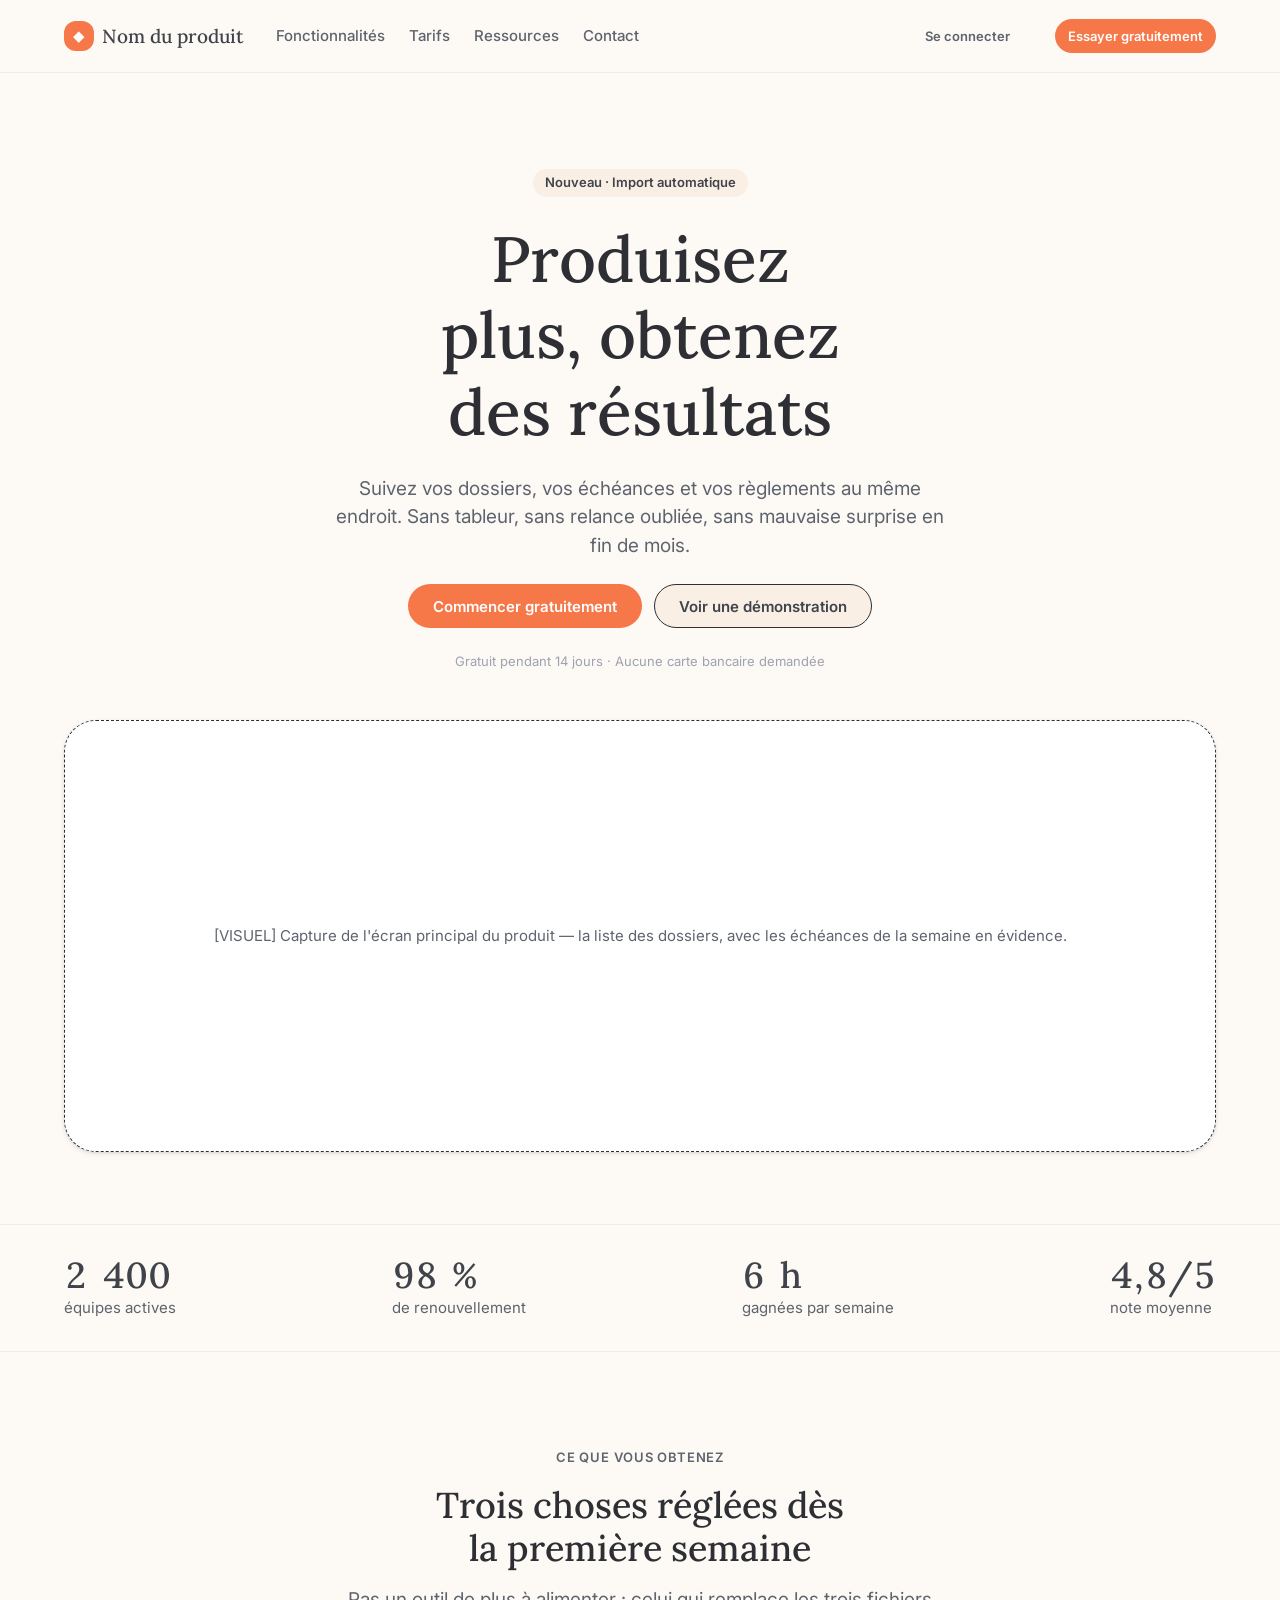
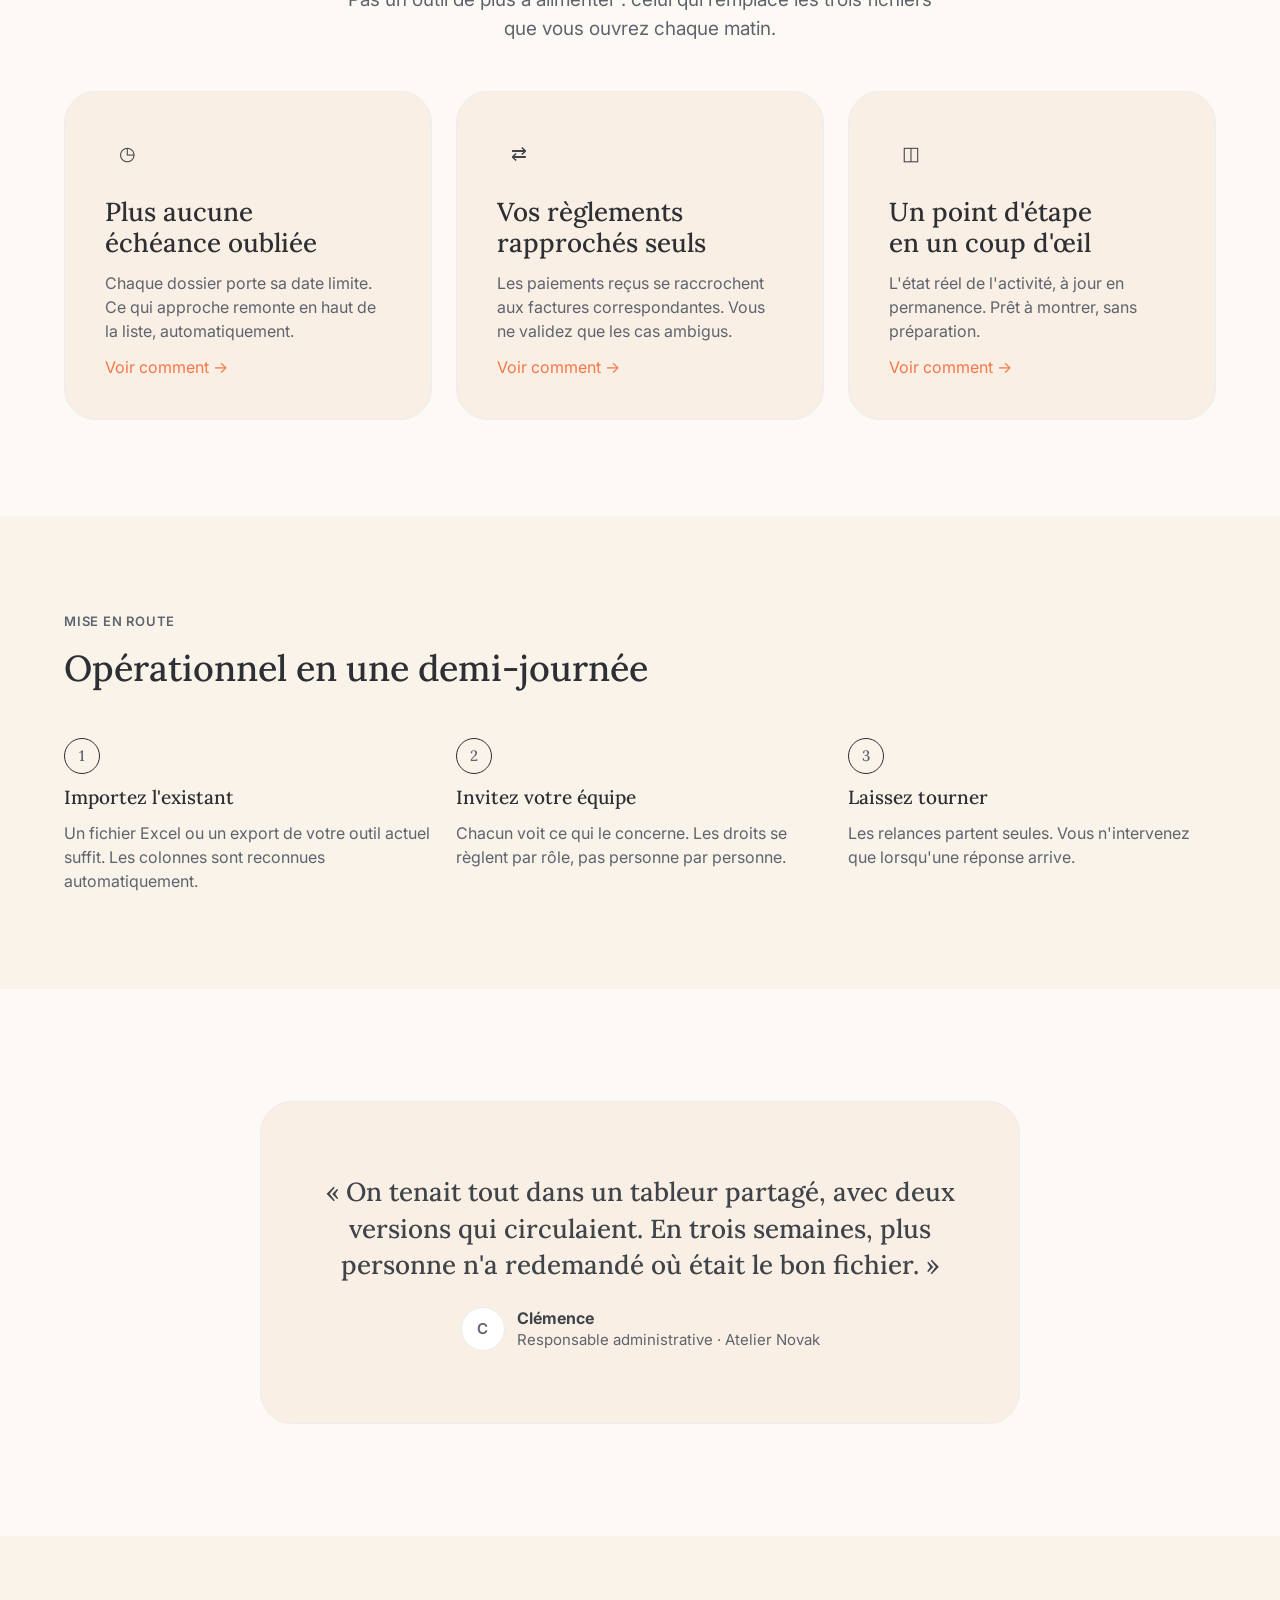
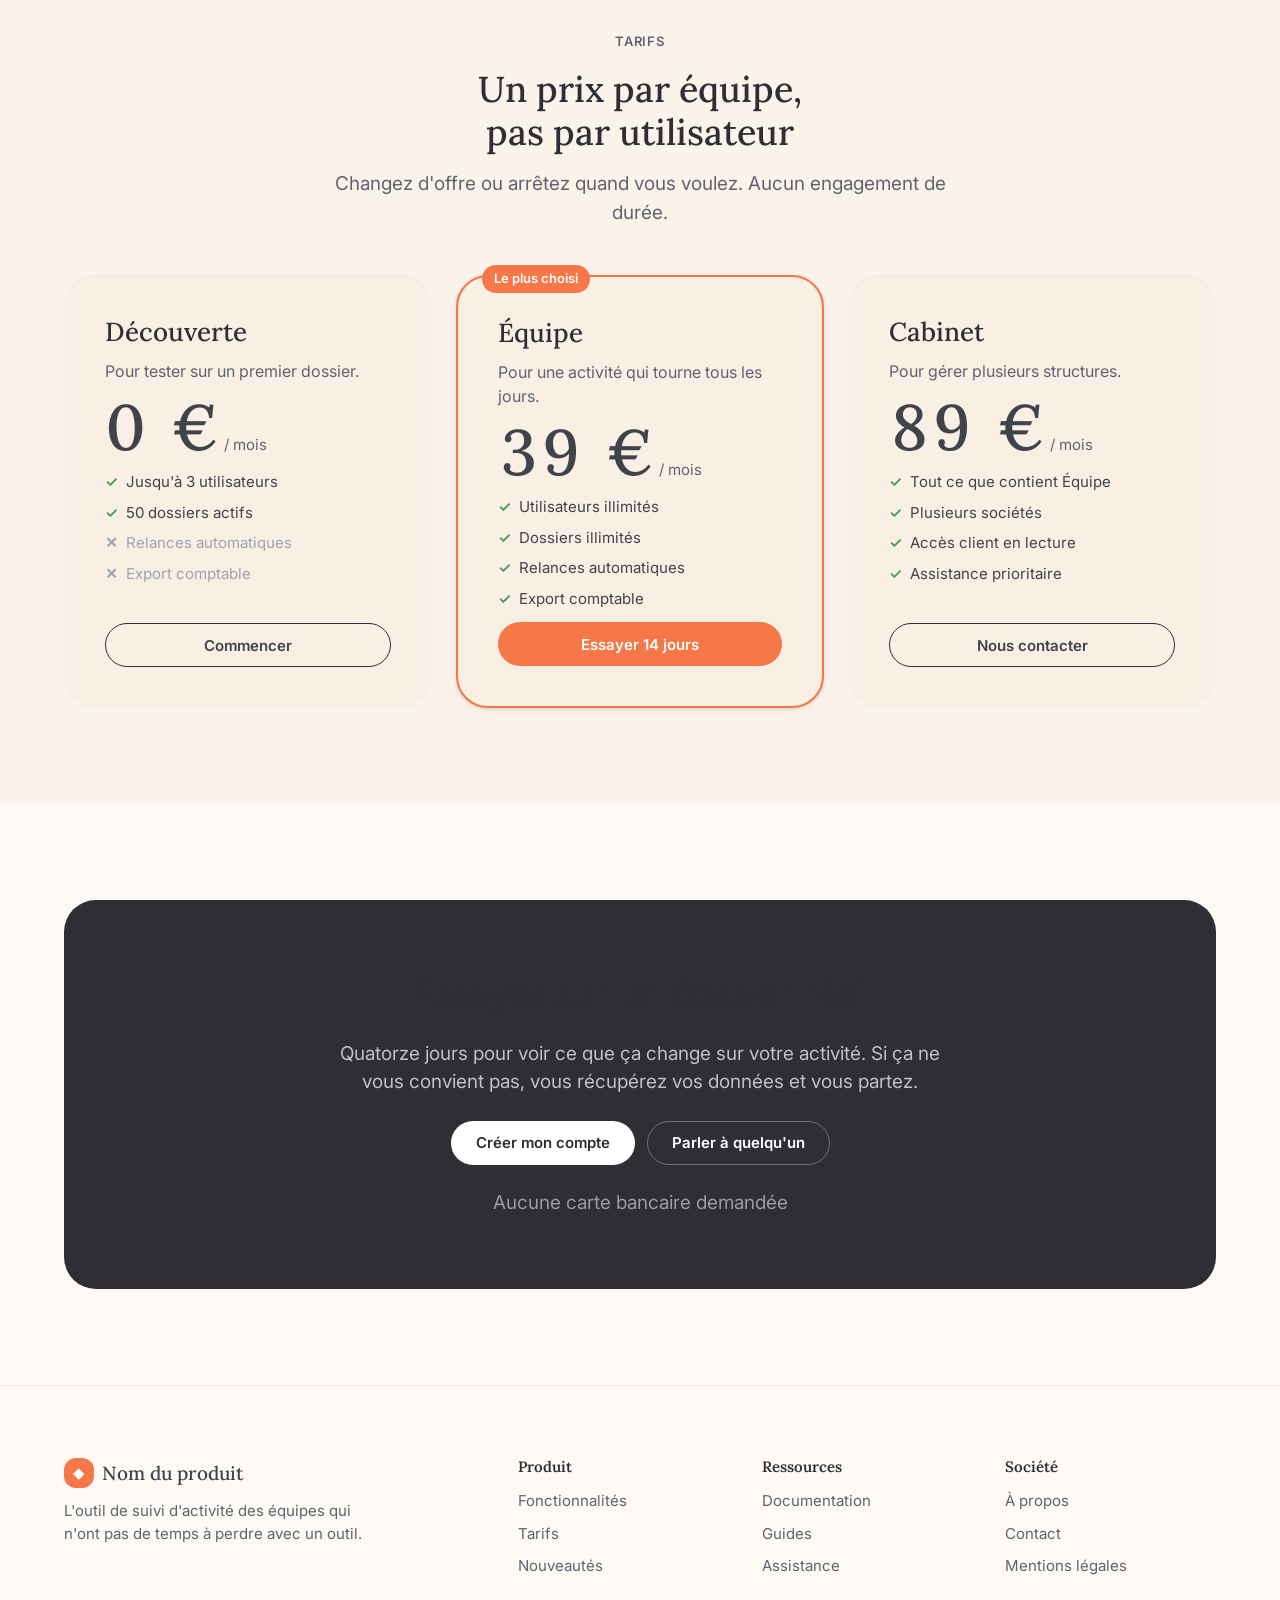
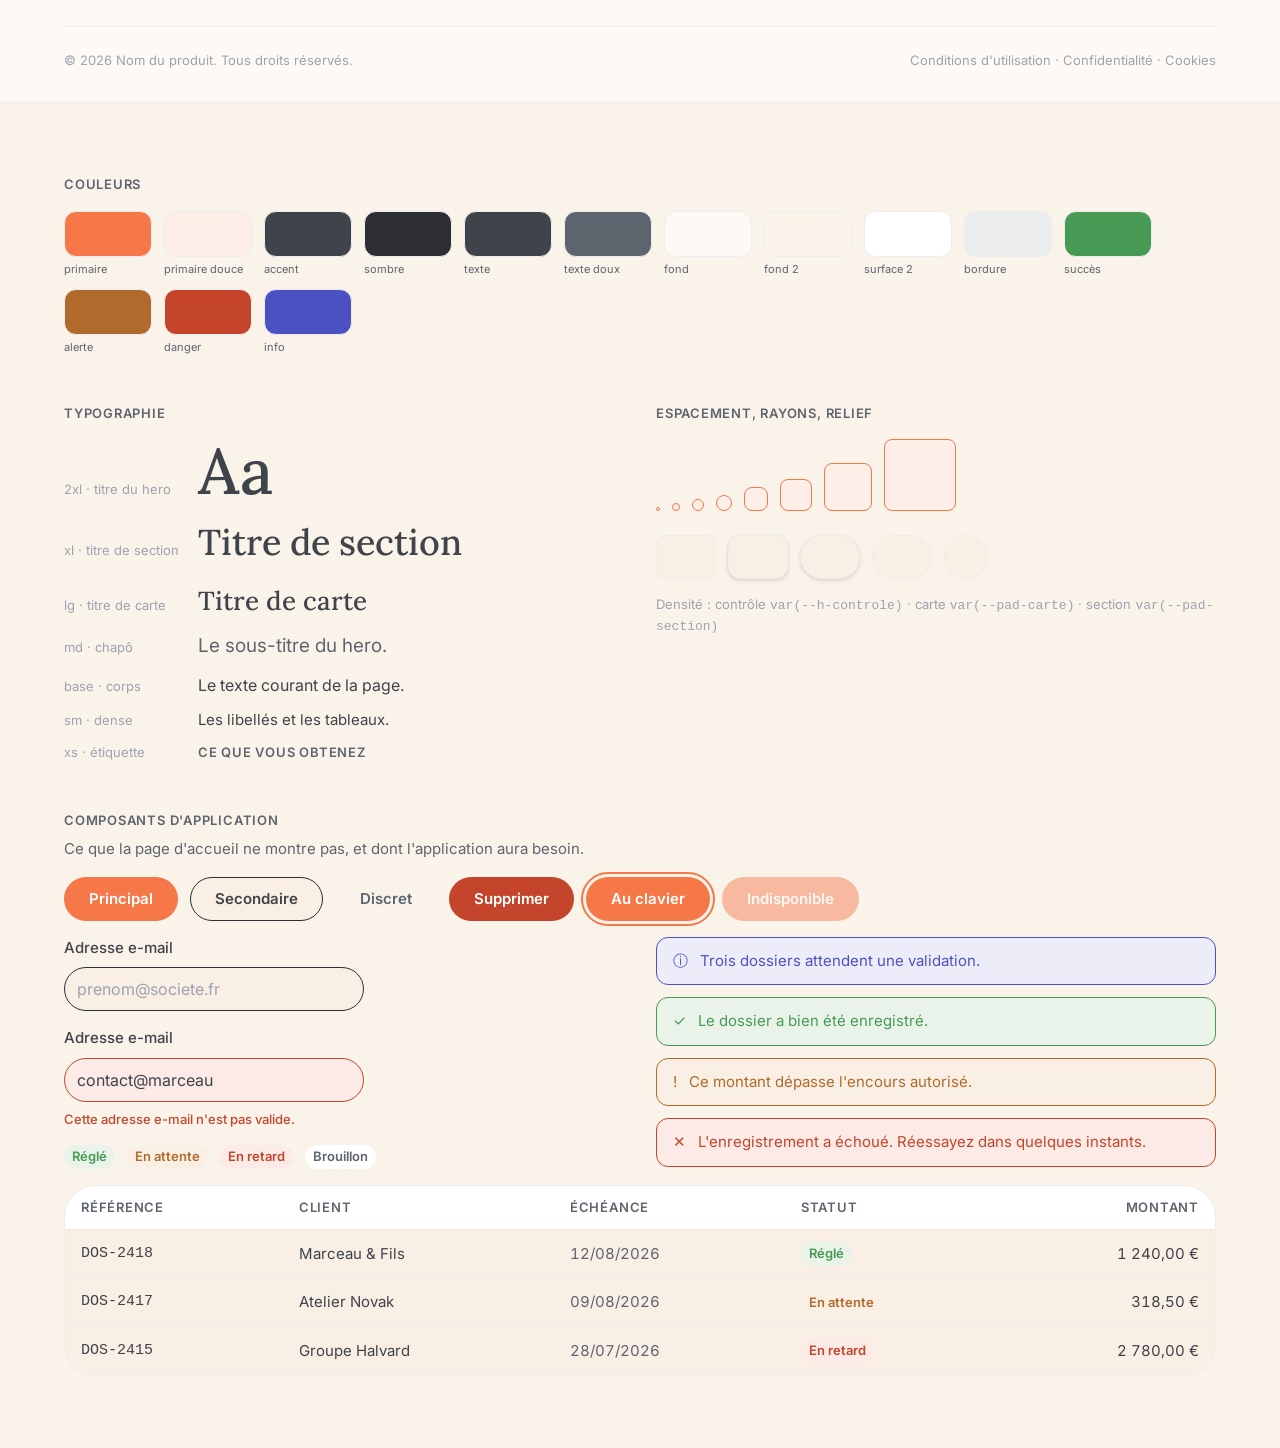
<file: .agents/skills/presta-maquettes/references/apercus/landing/warm.html>
<!DOCTYPE html>
<html lang="fr">
<head>
<meta charset="utf-8">
<meta name="viewport" content="width=device-width, initial-scale=1">
<title>Warm</title>

<!-- ============================================================
     GABARIT D'APERÇU — méthode Presta / presta-maquettes

     Une page d'accueil générique, plus la fiche du parti pris.
     Un seul fichier, aucune dépendance, aucun script.
     S'ouvre au navigateur, se capture par l'agent.

     Pour produire un aperçu : ne toucher QUE le bloc VARIABLES
     ci-dessous, plus le nom et la phrase du bandeau d'identité.
     Le socle CSS et le contenu ne changent pas d'un parti pris à
     l'autre — c'est ce qui rend les propositions comparables.
     ============================================================ -->

<style>


/* ============================================================
   1. VARIABLES — LE SEUL BLOC À MODIFIER
   ============================================================ */
/* --- DEBUT VARIABLES --- */
/* Warm — Carnet de parchemin et stylo terracotta — serif humaniste, tout en pastille, cartes très arrondies, une braise orange rationnée.
   Documentation complète : design-systems/warm.md */
@import url('https://fonts.googleapis.com/css2?family=Inter:wght@100..900&family=Lora:wght@400..700&display=swap');

:root {

  /* --- Couleurs : fonds et texte ------------------------- */
  --c-fond:            #fdf9f4;   /* Parchment Cream — jamais de blanc froid en fond */
  --c-fond-2:          #f9f3ea;   /* la page reste crème d'un bout à l'autre */
  --c-surface:         #f9efe4;   /* Dust Sand — la carte marketing */
  --c-surface-2:       #ffffff;   /* Star White — les surfaces produit posées dessus */
  --c-sombre:          #2d2f34;   /* Shade Ink */
  --c-sur-sombre:      #ffffff;
  --c-sur-sombre-doux: rgba(255, 255, 255, .70);
  --c-contour-clair:   rgba(255, 255, 255, .30);
  --c-bordure:         #ecedef;   /* Moon Silver — le seul ton de bordure */
  --c-bordure-forte:   #2d2f34;   /* le contour 2px encre : la pastille outlined */
  --c-texte-titre:     #2d2f34;   /* Shade Ink */
  --c-texte:           #3f434a;   /* Shade Charcoal */
  --c-texte-doux:      #5e646e;   /* Shade Slate */
  --c-texte-faible:    #9da3af;   /* Shade Fog */

  /* --- Couleurs : marque --------------------------------- */
  --c-primaire:        #f67748;   /* Ember — moins de 5 % de la page, sinon le signal se dilue */
  --c-primaire-survol: #e5643a;
  --c-primaire-doux:   #fdeee7;
  --c-sur-primaire:    #ffffff;
  --c-focus:           #f67748;
  --c-accent:          #3f434a;   /* Dust Tag Chip : encre sur sable, jamais la braise */
  --c-accent-doux:     #f9efe4;

  /* --- Couleurs : sémantique ----------------------------- */
  --c-succes:          #479a53;   /* Verification Green */
  --c-succes-fond:     #eaf3ea;
  --c-alerte:          #b06a2c;   /* dérivé : le système n'a pas de couleur d'avertissement */
  --c-alerte-fond:     #f9efe4;
  --c-danger:          #c4452b;   /* braise assombrie pour ne pas concurrencer le CTA */
  --c-danger-fond:     #fbeae5;
  --c-info:            #4b51c3;   /* Tag Violet */
  --c-info-fond:       #ecedf8;

  /* --- Typographie --------------------------------------- */
  --police:       'Inter', -apple-system, BlinkMacSystemFont, "Segoe UI", Roboto, sans-serif;
  --police-titre: 'Lora', ui-serif, Georgia, Cambria, "Times New Roman", serif;
  --police-mono:  ui-monospace, SFMono-Regular, Menlo, Consolas, monospace;

  --ts-xs:   0.8125rem;  /* 13 */
  --ts-sm:   0.9375rem;  /* 15 */
  --ts-base: 1rem;       /* 16 */
  --ts-md:   1.1875rem;  /* 19 */
  --ts-lg:   1.625rem;   /* 26 */
  --ts-xl:   2.25rem;    /* 36 */
  --ts-2xl:  4rem;       /* 64 */
  --ts-3xl:  4rem;

  --gr-normal: 400;
  --gr-moyen:  500;
  --gr-fort:   600;
  --gr-titre:  500;      /* le serif porte le titre, jamais le gras 700 */

  --ih-serree:  1.2;
  --ih-normale: 1.5;
  --interlettre-titre: 0em;   /* un serif humaniste ne se resserre pas */
  --interlettre-etiquette: 0.06em;

  /* --- Espacement (base 4px) ------------------------------ */
  --e-1: 4px;   --e-2: 8px;   --e-3: 12px;  --e-4: 16px;
  --e-5: 24px;  --e-6: 32px;  --e-7: 48px;  --e-8: 72px;  --e-9: 96px;

  /* --- Rayons -------------------------------------------- */
  --r-sm:    8px;
  --r-md:    12px;
  --r-lg:    32px;       /* la signature du système : cartes très arrondies */
  --r-xl:    32px;
  --r-plein: 999px;
  --r-bouton: 999px;     /* tout est pastille */
  --r-saisie: 999px;

  /* --- Ombres et relief ---------------------------------- */
  --o-sm: 0 0 0 0 rgba(0, 0, 0, 0);   /* les cartes marketing sont à plat */
  --o-md: rgba(0, 0, 0, .1) 0 1px 3px 0, rgba(0, 0, 0, .05) 0 2px 6px 0, rgba(0, 0, 0, .01) 0 4px 12px 0;
  --o-lg: rgba(0, 0, 0, .1) 0 1px 3px 0, rgba(0, 0, 0, .05) 0 2px 6px 0, rgba(0, 0, 0, .01) 0 4px 12px 0;
  --trait: 1px;

  /* --- Densité et mise en page ---------------------------- */
  --h-controle:   44px;
  --pad-carte:    40px;
  --pad-section:  96px;
  --largeur-max:  1200px;
  --largeur-texte: 62ch;

  /* --- Ton éditorial -------------------------------------
     Chaleureux et direct. Phrases courtes, vocabulaire de
     tous les jours, un mot-clé mis en avant par phrase.      */
}
/* --- FIN VARIABLES --- */

/* ============================================================
   2. SOCLE — identique pour tous les partis pris
   ============================================================ */
*, *::before, *::after { box-sizing: border-box; }
html { -webkit-text-size-adjust: 100%; scroll-behavior: smooth; }
body {
  margin: 0;
  background: var(--c-fond);
  color: var(--c-texte);
  font-family: var(--police);
  font-size: var(--ts-base);
  line-height: var(--ih-normale);
  -webkit-font-smoothing: antialiased;
}
h1, h2, h3, h4 {
  font-family: var(--police-titre);
  color: var(--c-texte-titre);
  font-weight: var(--gr-titre);
  line-height: var(--ih-serree);
  letter-spacing: var(--interlettre-titre);
  margin: 0;
  text-wrap: balance;
}
/* --gr-display : poids réservé au seul titre du hero. Optionnel — un parti pris
   qui ne le définit pas retombe sur --gr-titre. */
h1 { font-size: var(--ts-2xl); font-weight: var(--gr-display, var(--gr-titre)); }
h2 { font-size: var(--ts-xl); }
h3 { font-size: var(--ts-lg); }
h4 { font-size: var(--ts-md); }
p  { margin: 0; }
ul { margin: 0; padding: 0; list-style: none; }
a  { color: var(--c-primaire); text-decoration: none; }
a:hover { text-decoration: underline; }

.doux   { color: var(--c-texte-doux); }
.faible { color: var(--c-texte-faible); }
.mono   { font-family: var(--police-mono); }
.num    { font-variant-numeric: tabular-nums; }
.etiquette {
  font-size: var(--ts-xs);
  font-weight: var(--gr-fort);
  letter-spacing: var(--interlettre-etiquette);
  text-transform: uppercase;
  color: var(--c-texte-doux);
}
.contenu { width: 100%; max-width: var(--largeur-max); margin: 0 auto; padding-inline: var(--e-5); }
.section { padding-block: var(--pad-section); }
.section-douce { background: var(--c-fond-2); }
.entete-section {
  display: flex; flex-direction: column; gap: var(--e-4);
  max-width: var(--largeur-texte);
  margin-bottom: var(--e-7);
}
.entete-section.centree { margin-inline: auto; text-align: center; align-items: center; }
.entete-section p { font-size: var(--ts-md); color: var(--c-texte-doux); }

/* --- Boutons ---------------------------------------------- */
.btn {
  display: inline-flex; align-items: center; justify-content: center; gap: var(--e-2);
  height: var(--h-controle);
  padding: 0 var(--e-5);
  border-radius: var(--r-bouton);
  border: var(--trait) solid transparent;
  font-family: inherit;
  font-size: var(--ts-sm);
  font-weight: var(--gr-fort);
  line-height: 1;
  cursor: pointer; white-space: nowrap;
  transition: background-color .14s ease, border-color .14s ease, color .14s ease;
}
.btn:hover { text-decoration: none; }
.btn-primaire { background: var(--c-primaire); color: var(--c-sur-primaire); }
.btn-primaire:hover { background: var(--c-primaire-survol); }
.btn-second { background: var(--c-surface); color: var(--c-texte); border-color: var(--c-bordure-forte); }
.btn-second:hover { background: var(--c-surface-2); }
.btn-discret { background: transparent; color: var(--c-texte-doux); }
.btn-discret:hover { background: var(--c-surface-2); color: var(--c-texte); }
.btn-danger { background: var(--c-danger); color: #fff; }
.btn-sur-sombre { background: var(--c-sur-sombre); color: var(--c-sombre); }
.btn-contour-clair { background: transparent; color: var(--c-sur-sombre); border-color: var(--c-contour-clair); }
.btn-focus { outline: 2px solid var(--c-focus); outline-offset: 3px; }
.btn-petit { height: 34px; padding: 0 var(--e-3); font-size: var(--ts-xs); }
.btn:disabled, .btn[aria-disabled="true"] { opacity: .45; cursor: not-allowed; }

/* --- En-tête ---------------------------------------------- */
.entete {
  position: sticky; top: 0; z-index: 10;
  background: var(--c-fond);
  border-bottom: var(--trait) solid var(--c-bordure);
}
.entete .contenu { display: flex; align-items: center; gap: var(--e-6); height: 72px; }
.marque {
  display: flex; align-items: center; gap: var(--e-2);
  font-family: var(--police-titre);
  font-weight: var(--gr-titre);
  font-size: var(--ts-md);
  letter-spacing: var(--interlettre-titre);
  color: var(--c-texte);
}
.marque:hover { text-decoration: none; }
.pastille {
  width: 30px; height: 30px;
  border-radius: var(--r-md);
  background: var(--c-primaire);
  color: var(--c-sur-primaire);
  display: grid; place-items: center;
  font-size: var(--ts-sm);
}
.nav { display: flex; gap: var(--e-5); margin-right: auto; }
.nav a { color: var(--c-texte-doux); font-size: var(--ts-sm); font-weight: var(--gr-moyen); }
.nav a:hover { color: var(--c-texte); text-decoration: none; }

/* --- Hero -------------------------------------------------- */
.hero { padding-block: var(--e-9) var(--e-8); text-align: center; }
.hero .contenu { display: flex; flex-direction: column; align-items: center; gap: var(--e-5); }
.pilule {
  display: inline-flex; align-items: center; gap: var(--e-2);
  padding: var(--e-1) var(--e-3);
  border-radius: var(--r-plein);
  background: var(--c-accent-doux);
  color: var(--c-accent);
  font-size: var(--ts-xs);
  font-weight: var(--gr-fort);
}
.hero h1 { max-width: 16ch; }
.hero .chapo { font-size: var(--ts-md); color: var(--c-texte-doux); max-width: 52ch; }
.actions-hero { display: flex; gap: var(--e-3); flex-wrap: wrap; justify-content: center; }
.mention { font-size: var(--ts-xs); color: var(--c-texte-faible); }

/* Cadre de visuel : on ne dessine jamais la donnée */
.cadre-visuel {
  width: 100%;
  aspect-ratio: 24 / 9;
  margin-top: var(--e-5);
  border: var(--trait) dashed var(--c-bordure-forte);
  border-radius: var(--r-xl);
  background: var(--c-surface-2);
  box-shadow: var(--o-lg);
  display: grid; place-items: center;
  padding: var(--e-6);
  color: var(--c-texte-doux);
  font-size: var(--ts-sm);
  text-align: center;
}

/* --- Bandeau de preuve ------------------------------------- */
.preuves {
  border-block: var(--trait) solid var(--c-bordure);
  padding-block: var(--e-6);
}
.preuves .contenu { display: flex; flex-wrap: wrap; align-items: center; justify-content: space-between; gap: var(--e-5); }
.chiffre { display: flex; flex-direction: column; gap: var(--e-1); }
.chiffre b {
  font-family: var(--police-titre);
  font-size: var(--ts-xl);
  font-weight: var(--gr-titre);
  letter-spacing: var(--interlettre-titre);
  font-variant-numeric: tabular-nums;
  line-height: 1;
}
.chiffre span { font-size: var(--ts-sm); color: var(--c-texte-doux); }

/* --- Grilles ----------------------------------------------- */
.grille-3 { display: grid; grid-template-columns: repeat(auto-fit, minmax(280px, 1fr)); gap: var(--e-5); }
.grille-2 { display: grid; grid-template-columns: repeat(auto-fit, minmax(320px, 1fr)); gap: var(--e-6); }

.carte {
  background: var(--c-surface);
  border: var(--trait) solid var(--c-bordure);
  border-radius: var(--r-lg);
  box-shadow: var(--o-sm);
  padding: var(--pad-carte);
  display: flex; flex-direction: column; gap: var(--e-3);
}
.icone {
  width: 44px; height: 44px;
  border-radius: var(--r-md);
  background: var(--c-accent-doux);
  color: var(--c-accent);
  display: grid; place-items: center;
  font-size: var(--ts-md);
  margin-bottom: var(--e-2);
}

/* --- Étapes ------------------------------------------------ */
.etape { display: flex; flex-direction: column; gap: var(--e-3); }
.numero-etape {
  width: 36px; height: 36px;
  border-radius: var(--r-plein);
  border: var(--trait) solid var(--c-bordure-forte);
  display: grid; place-items: center;
  font-family: var(--police-titre);
  font-weight: var(--gr-titre);
  font-size: var(--ts-sm);
  color: var(--c-texte-doux);
}

/* --- Témoignage -------------------------------------------- */
.temoignage {
  background: var(--c-surface);
  border: var(--trait) solid var(--c-bordure);
  border-radius: var(--r-xl);
  padding: var(--e-8) var(--e-7);
  display: flex; flex-direction: column; gap: var(--e-5);
  max-width: 760px; margin-inline: auto;
  text-align: center; align-items: center;
}
.temoignage blockquote {
  margin: 0;
  font-family: var(--police-titre);
  font-size: var(--ts-lg);
  font-weight: var(--gr-moyen);
  line-height: 1.4;
  letter-spacing: var(--interlettre-titre);
  text-wrap: balance;
}
.signature { display: flex; align-items: center; gap: var(--e-3); }
.avatar {
  width: 44px; height: 44px; border-radius: var(--r-plein);
  background: var(--c-surface-2);
  border: var(--trait) solid var(--c-bordure);
  display: grid; place-items: center;
  font-size: var(--ts-sm); font-weight: var(--gr-fort);
  color: var(--c-texte-doux);
}
.signature div { text-align: left; line-height: 1.35; }
.signature small { display: block; color: var(--c-texte-doux); font-size: var(--ts-sm); }

/* --- Tarifs ------------------------------------------------- */
.tarif { position: relative; }
.tarif.mis-en-avant {
  border-color: var(--c-primaire);
  border-width: 2px;
  box-shadow: var(--o-md);
}
.ruban {
  position: absolute; top: calc(-1 * var(--e-3)); left: var(--e-5);
  background: var(--c-primaire); color: var(--c-sur-primaire);
  border-radius: var(--r-plein);
  padding: var(--e-1) var(--e-3);
  font-size: var(--ts-xs); font-weight: var(--gr-fort);
}
.prix { display: flex; align-items: baseline; gap: var(--e-2); }
.prix b {
  font-family: var(--police-titre);
  font-size: var(--ts-2xl);
  font-weight: var(--gr-titre);
  letter-spacing: var(--interlettre-titre);
  line-height: 1;
  font-variant-numeric: tabular-nums;
}
.prix span { color: var(--c-texte-doux); font-size: var(--ts-sm); }
.liste-avantages { display: flex; flex-direction: column; gap: var(--e-2); font-size: var(--ts-sm); }
.liste-avantages li { display: flex; gap: var(--e-2); align-items: flex-start; }
.liste-avantages b { color: var(--c-succes); flex: none; font-weight: var(--gr-fort); }
.liste-avantages .absent { color: var(--c-texte-faible); }
.liste-avantages .absent b { color: var(--c-texte-faible); }

/* --- Bandeau d'appel final ---------------------------------- */
.appel {
  background: var(--c-sombre);
  color: var(--c-sur-sombre);
  border-radius: var(--r-xl);
  padding: var(--e-8) var(--e-7);
  text-align: center;
  display: flex; flex-direction: column; align-items: center; gap: var(--e-5);
}
.appel p { color: var(--c-sur-sombre-doux); max-width: 52ch; font-size: var(--ts-md); }
.appel .mention { color: var(--c-sur-sombre-doux); opacity: .75; }

/* --- Pied de page -------------------------------------------- */
.pied { border-top: var(--trait) solid var(--c-bordure); padding-block: var(--e-8) var(--e-6); }
.colonnes-pied { display: grid; grid-template-columns: 2fr repeat(3, 1fr); gap: var(--e-6); }
.colonnes-pied h4 { font-size: var(--ts-sm); font-weight: var(--gr-fort); letter-spacing: 0; margin-bottom: var(--e-3); }
.colonnes-pied ul { display: flex; flex-direction: column; gap: var(--e-2); }
.colonnes-pied ul a { color: var(--c-texte-doux); font-size: var(--ts-sm); }
.bas-pied {
  margin-top: var(--e-7); padding-top: var(--e-5);
  border-top: var(--trait) solid var(--c-bordure);
  display: flex; justify-content: space-between; gap: var(--e-4); flex-wrap: wrap;
  font-size: var(--ts-xs); color: var(--c-texte-faible);
}

/* ============================================================
   3. FICHE DU PARTI PRIS — variables et composants d'application
   ============================================================ */
.fiche { background: var(--c-fond-2); border-top: var(--trait) solid var(--c-bordure); padding-block: var(--e-8); }
.fiche .contenu { display: flex; flex-direction: column; gap: var(--e-7); }
.bloc-fiche { display: flex; flex-direction: column; gap: var(--e-4); }

.nuancier { display: flex; flex-wrap: wrap; gap: var(--e-3); }
.teinte { display: flex; flex-direction: column; gap: var(--e-1); width: 88px; }
.teinte .pave { height: 46px; border-radius: var(--r-md); border: var(--trait) solid var(--c-bordure); }
.teinte small { font-size: 11px; color: var(--c-texte-doux); }

.echelle-typo { display: flex; flex-direction: column; gap: var(--e-3); }
.echelle-typo > div { display: flex; align-items: baseline; gap: var(--e-4); }
.echelle-typo small { width: 118px; flex: none; font-size: var(--ts-xs); color: var(--c-texte-faible); }

.echelle-espace { display: flex; align-items: flex-end; gap: var(--e-3); }
.echelle-espace span { display: block; background: var(--c-primaire-doux); border: var(--trait) solid var(--c-primaire); border-radius: var(--r-sm); }

.rangee-composants { display: flex; flex-wrap: wrap; gap: var(--e-3); align-items: center; }

.champ { display: flex; flex-direction: column; gap: var(--e-2); max-width: 300px; }
.champ label { font-size: var(--ts-sm); font-weight: var(--gr-moyen); }
.saisie {
  height: var(--h-controle);
  padding: 0 var(--e-3);
  border: var(--trait) solid var(--c-bordure-forte);
  border-radius: var(--r-saisie);
  background: var(--c-surface);
  color: var(--c-texte);
  font-family: inherit; font-size: var(--ts-base);
  width: 100%;
}
.saisie::placeholder { color: var(--c-texte-faible); }
.champ-erreur .saisie { border-color: var(--c-danger); background: var(--c-danger-fond); }
.msg-erreur { font-size: var(--ts-xs); color: var(--c-danger); font-weight: var(--gr-moyen); }

.badge {
  display: inline-flex; align-items: center;
  padding: 2px var(--e-2);
  border-radius: var(--r-plein);
  font-size: var(--ts-xs); font-weight: var(--gr-fort);
}
.badge-succes { background: var(--c-succes-fond); color: var(--c-succes); }
.badge-alerte { background: var(--c-alerte-fond); color: var(--c-alerte); }
.badge-danger { background: var(--c-danger-fond); color: var(--c-danger); }
.badge-neutre { background: var(--c-surface-2); color: var(--c-texte-doux); }

.message {
  display: flex; gap: var(--e-3);
  padding: var(--e-3) var(--e-4);
  border-radius: var(--r-md);
  border: var(--trait) solid transparent;
  font-size: var(--ts-sm);
}
.message-succes { background: var(--c-succes-fond); color: var(--c-succes); border-color: var(--c-succes); }
.message-alerte { background: var(--c-alerte-fond); color: var(--c-alerte); border-color: var(--c-alerte); }
.message-danger { background: var(--c-danger-fond); color: var(--c-danger); border-color: var(--c-danger); }
.message-info   { background: var(--c-info-fond);   color: var(--c-info);   border-color: var(--c-info); }

.enveloppe-table { overflow-x: auto; background: var(--c-surface); border: var(--trait) solid var(--c-bordure); border-radius: var(--r-lg); }
table { width: 100%; border-collapse: collapse; font-size: var(--ts-sm); }
thead th {
  background: var(--c-surface-2);
  text-align: left; padding: var(--e-3) var(--e-4);
  font-size: var(--ts-xs); font-weight: var(--gr-fort);
  letter-spacing: var(--interlettre-etiquette); text-transform: uppercase;
  color: var(--c-texte-doux);
  border-bottom: var(--trait) solid var(--c-bordure);
  white-space: nowrap;
}
tbody td { padding: var(--e-3) var(--e-4); border-bottom: var(--trait) solid var(--c-bordure); }
tbody tr:last-child td { border-bottom: 0; }
td.droite, th.droite { text-align: right; }

@media (max-width: 860px) {
  :root { --ts-2xl: 2.5rem; --pad-section: var(--e-8); }
  .nav { display: none; }
  .colonnes-pied { grid-template-columns: 1fr 1fr; }
}
</style>
</head>

<body>

<!-- ---------- En-tête ---------- -->
<header class="entete">
  <div class="contenu">
    <a class="marque" href="#"><span class="pastille">◆</span> Nom du produit</a>
    <nav class="nav">
      <a href="#">Fonctionnalités</a>
      <a href="#">Tarifs</a>
      <a href="#">Ressources</a>
      <a href="#">Contact</a>
    </nav>
    <a class="btn btn-discret btn-petit" href="#">Se connecter</a>
    <a class="btn btn-primaire btn-petit" href="#">Essayer gratuitement</a>
  </div>
</header>

<!-- ---------- Hero ---------- -->
<section class="hero">
  <div class="contenu">
    <span class="pilule">Nouveau · Import automatique</span>
    <h1>Produisez plus, obtenez des résultats</h1>
    <p class="chapo">
      Suivez vos dossiers, vos échéances et vos règlements au même endroit. Sans tableur,
      sans relance oubliée, sans mauvaise surprise en fin de mois.
    </p>
    <div class="actions-hero">
      <a class="btn btn-primaire" href="#">Commencer gratuitement</a>
      <a class="btn btn-second" href="#">Voir une démonstration</a>
    </div>
    <p class="mention">Gratuit pendant 14 jours · Aucune carte bancaire demandée</p>

    <div class="cadre-visuel">
      [VISUEL] Capture de l'écran principal du produit — la liste des dossiers,
      avec les échéances de la semaine en évidence.
    </div>
  </div>
</section>

<!-- ---------- Preuve chiffrée ---------- -->
<section class="preuves">
  <div class="contenu">
    <div class="chiffre"><b class="num">2 400</b><span>équipes actives</span></div>
    <div class="chiffre"><b class="num">98 %</b><span>de renouvellement</span></div>
    <div class="chiffre"><b class="num">6 h</b><span>gagnées par semaine</span></div>
    <div class="chiffre"><b class="num">4,8/5</b><span>note moyenne</span></div>
  </div>
</section>

<!-- ---------- Fonctionnalités ---------- -->
<section class="section">
  <div class="contenu">
    <div class="entete-section centree">
      <span class="etiquette">Ce que vous obtenez</span>
      <h2>Trois choses réglées dès la première semaine</h2>
      <p>Pas un outil de plus à alimenter : celui qui remplace les trois fichiers que vous ouvrez chaque matin.</p>
    </div>

    <div class="grille-3">
      <article class="carte">
        <div class="icone">◷</div>
        <h3>Plus aucune échéance oubliée</h3>
        <p class="doux">Chaque dossier porte sa date limite. Ce qui approche remonte en haut de la liste, automatiquement.</p>
        <a href="#">Voir comment →</a>
      </article>
      <article class="carte">
        <div class="icone">⇄</div>
        <h3>Vos règlements rapprochés seuls</h3>
        <p class="doux">Les paiements reçus se raccrochent aux factures correspondantes. Vous ne validez que les cas ambigus.</p>
        <a href="#">Voir comment →</a>
      </article>
      <article class="carte">
        <div class="icone">◫</div>
        <h3>Un point d'étape en un coup d'œil</h3>
        <p class="doux">L'état réel de l'activité, à jour en permanence. Prêt à montrer, sans préparation.</p>
        <a href="#">Voir comment →</a>
      </article>
    </div>
  </div>
</section>

<!-- ---------- Étapes ---------- -->
<section class="section section-douce">
  <div class="contenu">
    <div class="entete-section">
      <span class="etiquette">Mise en route</span>
      <h2>Opérationnel en une demi-journée</h2>
    </div>

    <div class="grille-3">
      <div class="etape">
        <span class="numero-etape">1</span>
        <h4>Importez l'existant</h4>
        <p class="doux">Un fichier Excel ou un export de votre outil actuel suffit. Les colonnes sont reconnues automatiquement.</p>
      </div>
      <div class="etape">
        <span class="numero-etape">2</span>
        <h4>Invitez votre équipe</h4>
        <p class="doux">Chacun voit ce qui le concerne. Les droits se règlent par rôle, pas personne par personne.</p>
      </div>
      <div class="etape">
        <span class="numero-etape">3</span>
        <h4>Laissez tourner</h4>
        <p class="doux">Les relances partent seules. Vous n'intervenez que lorsqu'une réponse arrive.</p>
      </div>
    </div>
  </div>
</section>

<!-- ---------- Témoignage ---------- -->
<section class="section">
  <div class="contenu">
    <figure class="temoignage">
      <blockquote>
        « On tenait tout dans un tableur partagé, avec deux versions qui circulaient.
        En trois semaines, plus personne n'a redemandé où était le bon fichier. »
      </blockquote>
      <figcaption class="signature">
        <span class="avatar">C</span>
        <div>
          <strong>Clémence</strong>
          <small>Responsable administrative · Atelier Novak</small>
        </div>
      </figcaption>
    </figure>
  </div>
</section>

<!-- ---------- Tarifs ---------- -->
<section class="section section-douce">
  <div class="contenu">
    <div class="entete-section centree">
      <span class="etiquette">Tarifs</span>
      <h2>Un prix par équipe, pas par utilisateur</h2>
      <p>Changez d'offre ou arrêtez quand vous voulez. Aucun engagement de durée.</p>
    </div>

    <div class="grille-3">
      <article class="carte tarif">
        <h3>Découverte</h3>
        <p class="doux">Pour tester sur un premier dossier.</p>
        <div class="prix"><b>0 €</b><span>/ mois</span></div>
        <ul class="liste-avantages">
          <li><b>✓</b><span>Jusqu'à 3 utilisateurs</span></li>
          <li><b>✓</b><span>50 dossiers actifs</span></li>
          <li class="absent"><b>✕</b><span>Relances automatiques</span></li>
          <li class="absent"><b>✕</b><span>Export comptable</span></li>
        </ul>
        <a class="btn btn-second" href="#" style="margin-top: auto">Commencer</a>
      </article>

      <article class="carte tarif mis-en-avant">
        <span class="ruban">Le plus choisi</span>
        <h3>Équipe</h3>
        <p class="doux">Pour une activité qui tourne tous les jours.</p>
        <div class="prix"><b>39 €</b><span>/ mois</span></div>
        <ul class="liste-avantages">
          <li><b>✓</b><span>Utilisateurs illimités</span></li>
          <li><b>✓</b><span>Dossiers illimités</span></li>
          <li><b>✓</b><span>Relances automatiques</span></li>
          <li><b>✓</b><span>Export comptable</span></li>
        </ul>
        <a class="btn btn-primaire" href="#" style="margin-top: auto">Essayer 14 jours</a>
      </article>

      <article class="carte tarif">
        <h3>Cabinet</h3>
        <p class="doux">Pour gérer plusieurs structures.</p>
        <div class="prix"><b>89 €</b><span>/ mois</span></div>
        <ul class="liste-avantages">
          <li><b>✓</b><span>Tout ce que contient Équipe</span></li>
          <li><b>✓</b><span>Plusieurs sociétés</span></li>
          <li><b>✓</b><span>Accès client en lecture</span></li>
          <li><b>✓</b><span>Assistance prioritaire</span></li>
        </ul>
        <a class="btn btn-second" href="#" style="margin-top: auto">Nous contacter</a>
      </article>
    </div>
  </div>
</section>

<!-- ---------- Appel final ---------- -->
<section class="section">
  <div class="contenu">
    <div class="appel">
      <h2>Essayez sur un dossier réel</h2>
      <p>Quatorze jours pour voir ce que ça change sur votre activité. Si ça ne vous convient pas, vous récupérez vos données et vous partez.</p>
      <div class="actions-hero">
        <a class="btn btn-sur-sombre" href="#">Créer mon compte</a>
        <a class="btn btn-contour-clair" href="#">Parler à quelqu'un</a>
      </div>
      <p class="mention">Aucune carte bancaire demandée</p>
    </div>
  </div>
</section>

<!-- ---------- Pied de page ---------- -->
<footer class="pied">
  <div class="contenu">
    <div class="colonnes-pied">
      <div>
        <a class="marque" href="#"><span class="pastille">◆</span> Nom du produit</a>
        <p class="doux" style="margin-top: var(--e-3); font-size: var(--ts-sm); max-width: 34ch">
          L'outil de suivi d'activité des équipes qui n'ont pas de temps à perdre avec un outil.
        </p>
      </div>
      <div>
        <h4>Produit</h4>
        <ul><li><a href="#">Fonctionnalités</a></li><li><a href="#">Tarifs</a></li><li><a href="#">Nouveautés</a></li></ul>
      </div>
      <div>
        <h4>Ressources</h4>
        <ul><li><a href="#">Documentation</a></li><li><a href="#">Guides</a></li><li><a href="#">Assistance</a></li></ul>
      </div>
      <div>
        <h4>Société</h4>
        <ul><li><a href="#">À propos</a></li><li><a href="#">Contact</a></li><li><a href="#">Mentions légales</a></li></ul>
      </div>
    </div>
    <div class="bas-pied">
      <span>© 2026 Nom du produit. Tous droits réservés.</span>
      <span>Conditions d'utilisation · Confidentialité · Cookies</span>
    </div>
  </div>
</footer>

<!-- ============================================================
     FICHE DU PARTI PRIS
     Les variables rendues visibles, et les composants d'application
     que la landing ne montre pas.
     ============================================================ -->
<section class="fiche">
  <div class="contenu">

    <div class="bloc-fiche">
      <span class="etiquette">Couleurs</span>
      <div class="nuancier">
        <div class="teinte"><div class="pave" style="background: var(--c-primaire)"></div><small>primaire</small></div>
        <div class="teinte"><div class="pave" style="background: var(--c-primaire-doux)"></div><small>primaire douce</small></div>
        <div class="teinte"><div class="pave" style="background: var(--c-accent)"></div><small>accent</small></div>
        <div class="teinte"><div class="pave" style="background: var(--c-sombre)"></div><small>sombre</small></div>
        <div class="teinte"><div class="pave" style="background: var(--c-texte)"></div><small>texte</small></div>
        <div class="teinte"><div class="pave" style="background: var(--c-texte-doux)"></div><small>texte doux</small></div>
        <div class="teinte"><div class="pave" style="background: var(--c-fond)"></div><small>fond</small></div>
        <div class="teinte"><div class="pave" style="background: var(--c-fond-2)"></div><small>fond 2</small></div>
        <div class="teinte"><div class="pave" style="background: var(--c-surface-2)"></div><small>surface 2</small></div>
        <div class="teinte"><div class="pave" style="background: var(--c-bordure)"></div><small>bordure</small></div>
        <div class="teinte"><div class="pave" style="background: var(--c-succes)"></div><small>succès</small></div>
        <div class="teinte"><div class="pave" style="background: var(--c-alerte)"></div><small>alerte</small></div>
        <div class="teinte"><div class="pave" style="background: var(--c-danger)"></div><small>danger</small></div>
        <div class="teinte"><div class="pave" style="background: var(--c-info)"></div><small>info</small></div>
      </div>
    </div>

    <div class="grille-2">
      <div class="bloc-fiche">
        <span class="etiquette">Typographie</span>
        <div class="echelle-typo">
          <div><small>2xl · titre du hero</small><span style="font-family: var(--police-titre); font-size: var(--ts-2xl); font-weight: var(--gr-titre); line-height: 1; letter-spacing: var(--interlettre-titre)">Aa</span></div>
          <div><small>xl · titre de section</small><span style="font-family: var(--police-titre); font-size: var(--ts-xl); font-weight: var(--gr-titre); letter-spacing: var(--interlettre-titre)">Titre de section</span></div>
          <div><small>lg · titre de carte</small><span style="font-family: var(--police-titre); font-size: var(--ts-lg); font-weight: var(--gr-titre)">Titre de carte</span></div>
          <div><small>md · chapô</small><span style="font-size: var(--ts-md); color: var(--c-texte-doux)">Le sous-titre du hero.</span></div>
          <div><small>base · corps</small><span>Le texte courant de la page.</span></div>
          <div><small>sm · dense</small><span style="font-size: var(--ts-sm)">Les libellés et les tableaux.</span></div>
          <div><small>xs · étiquette</small><span class="etiquette">Ce que vous obtenez</span></div>
        </div>
      </div>

      <div class="bloc-fiche">
        <span class="etiquette">Espacement, rayons, relief</span>
        <div class="echelle-espace">
          <span style="width: var(--e-1); height: var(--e-1)"></span>
          <span style="width: var(--e-2); height: var(--e-2)"></span>
          <span style="width: var(--e-3); height: var(--e-3)"></span>
          <span style="width: var(--e-4); height: var(--e-4)"></span>
          <span style="width: var(--e-5); height: var(--e-5)"></span>
          <span style="width: var(--e-6); height: var(--e-6)"></span>
          <span style="width: var(--e-7); height: var(--e-7)"></span>
          <span style="width: var(--e-8); height: var(--e-8)"></span>
        </div>
        <div style="display: flex; gap: var(--e-3); align-items: flex-end; margin-top: var(--e-2)">
          <div style="width: 60px; height: 44px; background: var(--c-surface); border: var(--trait) solid var(--c-bordure); border-radius: var(--r-sm); box-shadow: var(--o-sm)"></div>
          <div style="width: 60px; height: 44px; background: var(--c-surface); border: var(--trait) solid var(--c-bordure); border-radius: var(--r-md); box-shadow: var(--o-md)"></div>
          <div style="width: 60px; height: 44px; background: var(--c-surface); border: var(--trait) solid var(--c-bordure); border-radius: var(--r-lg); box-shadow: var(--o-lg)"></div>
          <div style="width: 60px; height: 44px; background: var(--c-surface); border: var(--trait) solid var(--c-bordure); border-radius: var(--r-xl)"></div>
          <div style="width: 44px; height: 44px; background: var(--c-surface); border: var(--trait) solid var(--c-bordure); border-radius: var(--r-plein)"></div>
        </div>
        <p class="mention">Densité : contrôle <span class="mono">var(--h-controle)</span> · carte <span class="mono">var(--pad-carte)</span> · section <span class="mono">var(--pad-section)</span></p>
      </div>
    </div>

    <div class="bloc-fiche">
      <span class="etiquette">Composants d'application</span>
      <p class="doux" style="font-size: var(--ts-sm); margin-top: calc(-1 * var(--e-2))">
        Ce que la page d'accueil ne montre pas, et dont l'application aura besoin.
      </p>

      <div class="rangee-composants">
        <button class="btn btn-primaire">Principal</button>
        <button class="btn btn-second">Secondaire</button>
        <button class="btn btn-discret">Discret</button>
        <button class="btn btn-danger">Supprimer</button>
        <button class="btn btn-primaire btn-focus">Au clavier</button>
        <button class="btn btn-primaire" disabled>Indisponible</button>
      </div>

      <div class="grille-2" style="align-items: start">
        <div style="display: flex; flex-direction: column; gap: var(--e-4)">
          <div class="champ">
            <label for="ch-mail">Adresse e-mail</label>
            <input class="saisie" id="ch-mail" placeholder="prenom@societe.fr">
          </div>
          <div class="champ champ-erreur">
            <label for="ch-mail2">Adresse e-mail</label>
            <input class="saisie" id="ch-mail2" value="contact@marceau">
            <span class="msg-erreur">Cette adresse e-mail n'est pas valide.</span>
          </div>
          <div class="rangee-composants">
            <span class="badge badge-succes">Réglé</span>
            <span class="badge badge-alerte">En attente</span>
            <span class="badge badge-danger">En retard</span>
            <span class="badge badge-neutre">Brouillon</span>
          </div>
        </div>

        <div style="display: flex; flex-direction: column; gap: var(--e-3)">
          <div class="message message-info"><span>ⓘ</span><div>Trois dossiers attendent une validation.</div></div>
          <div class="message message-succes"><span>✓</span><div>Le dossier a bien été enregistré.</div></div>
          <div class="message message-alerte"><span>!</span><div>Ce montant dépasse l'encours autorisé.</div></div>
          <div class="message message-danger"><span>✕</span><div>L'enregistrement a échoué. Réessayez dans quelques instants.</div></div>
        </div>
      </div>

      <div class="enveloppe-table">
        <table>
          <thead>
            <tr><th>Référence</th><th>Client</th><th>Échéance</th><th>Statut</th><th class="droite">Montant</th></tr>
          </thead>
          <tbody>
            <tr><td class="mono">DOS-2418</td><td>Marceau &amp; Fils</td><td class="doux num">12/08/2026</td><td><span class="badge badge-succes">Réglé</span></td><td class="droite num">1 240,00 €</td></tr>
            <tr><td class="mono">DOS-2417</td><td>Atelier Novak</td><td class="doux num">09/08/2026</td><td><span class="badge badge-alerte">En attente</span></td><td class="droite num">318,50 €</td></tr>
            <tr><td class="mono">DOS-2415</td><td>Groupe Halvard</td><td class="doux num">28/07/2026</td><td><span class="badge badge-danger">En retard</span></td><td class="droite num">2 780,00 €</td></tr>
          </tbody>
        </table>
      </div>
    </div>

  </div>
</section>

</body>
</html>
</file>
